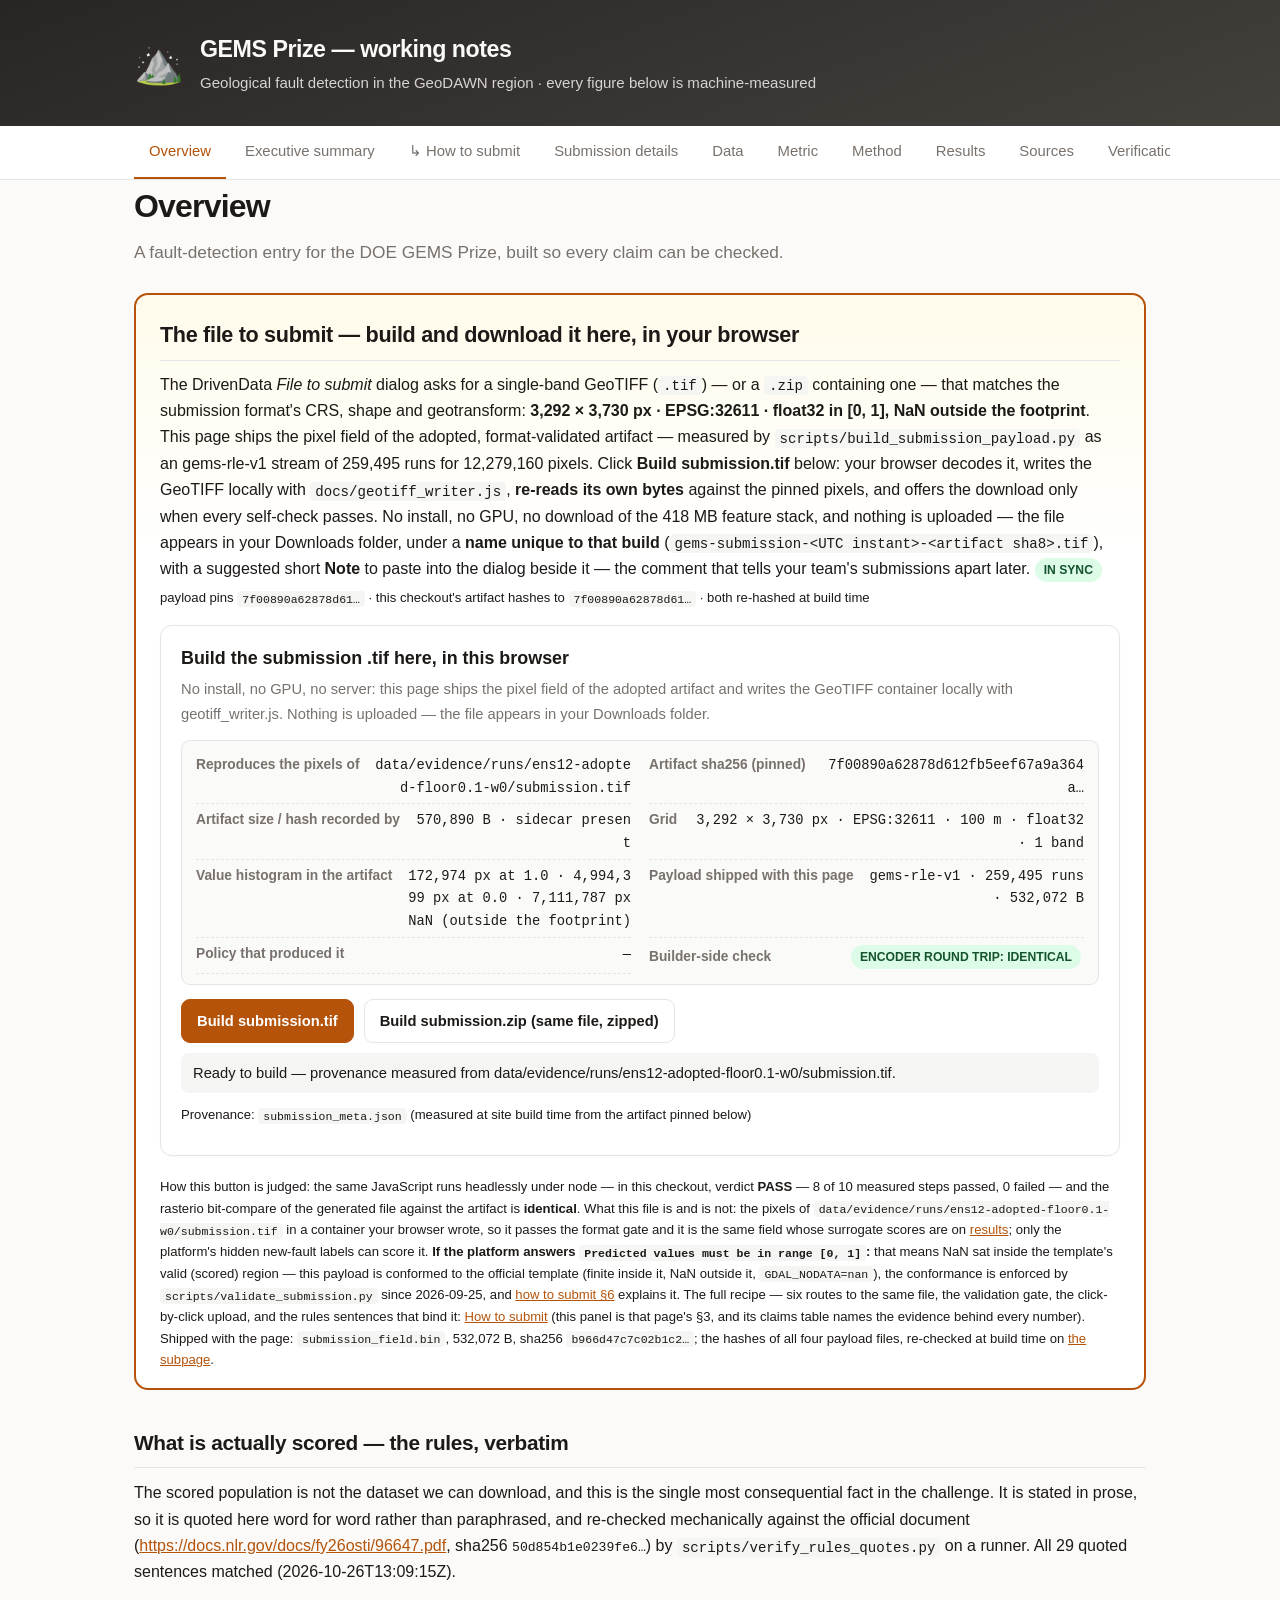
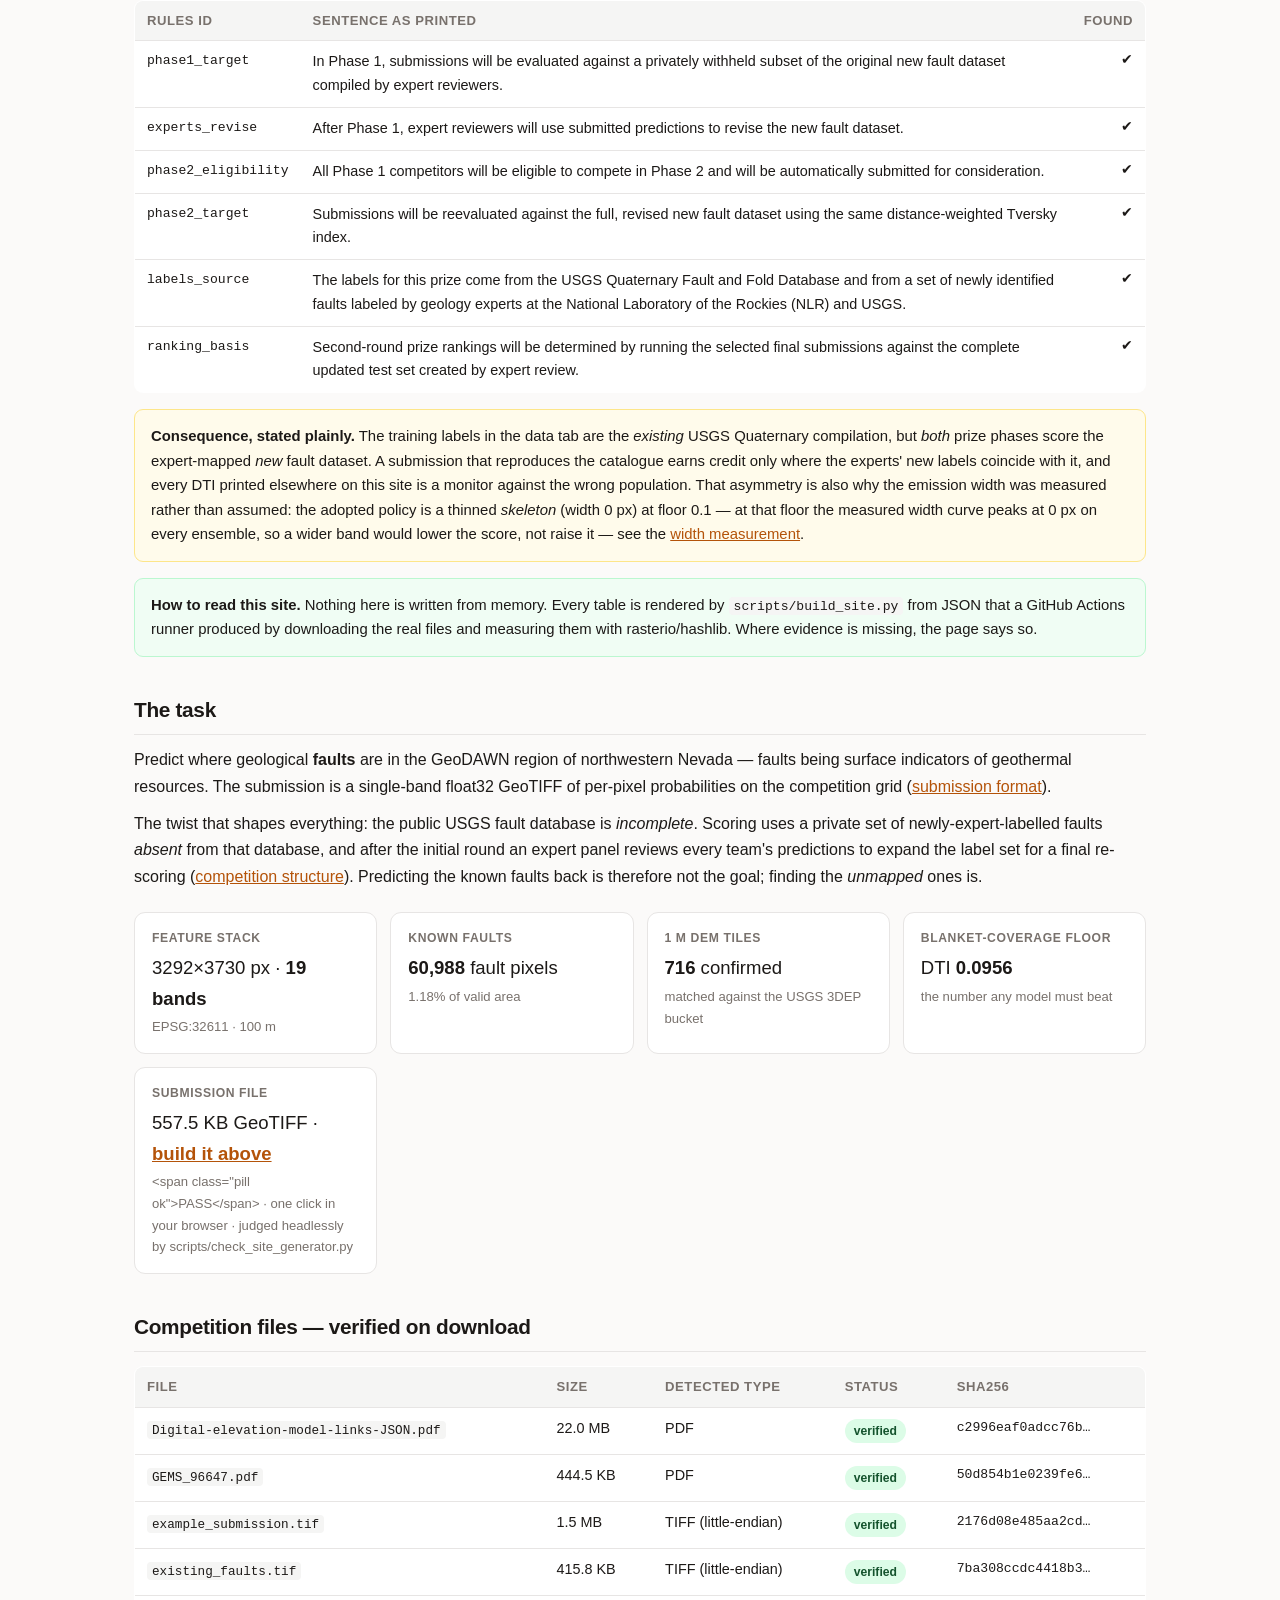
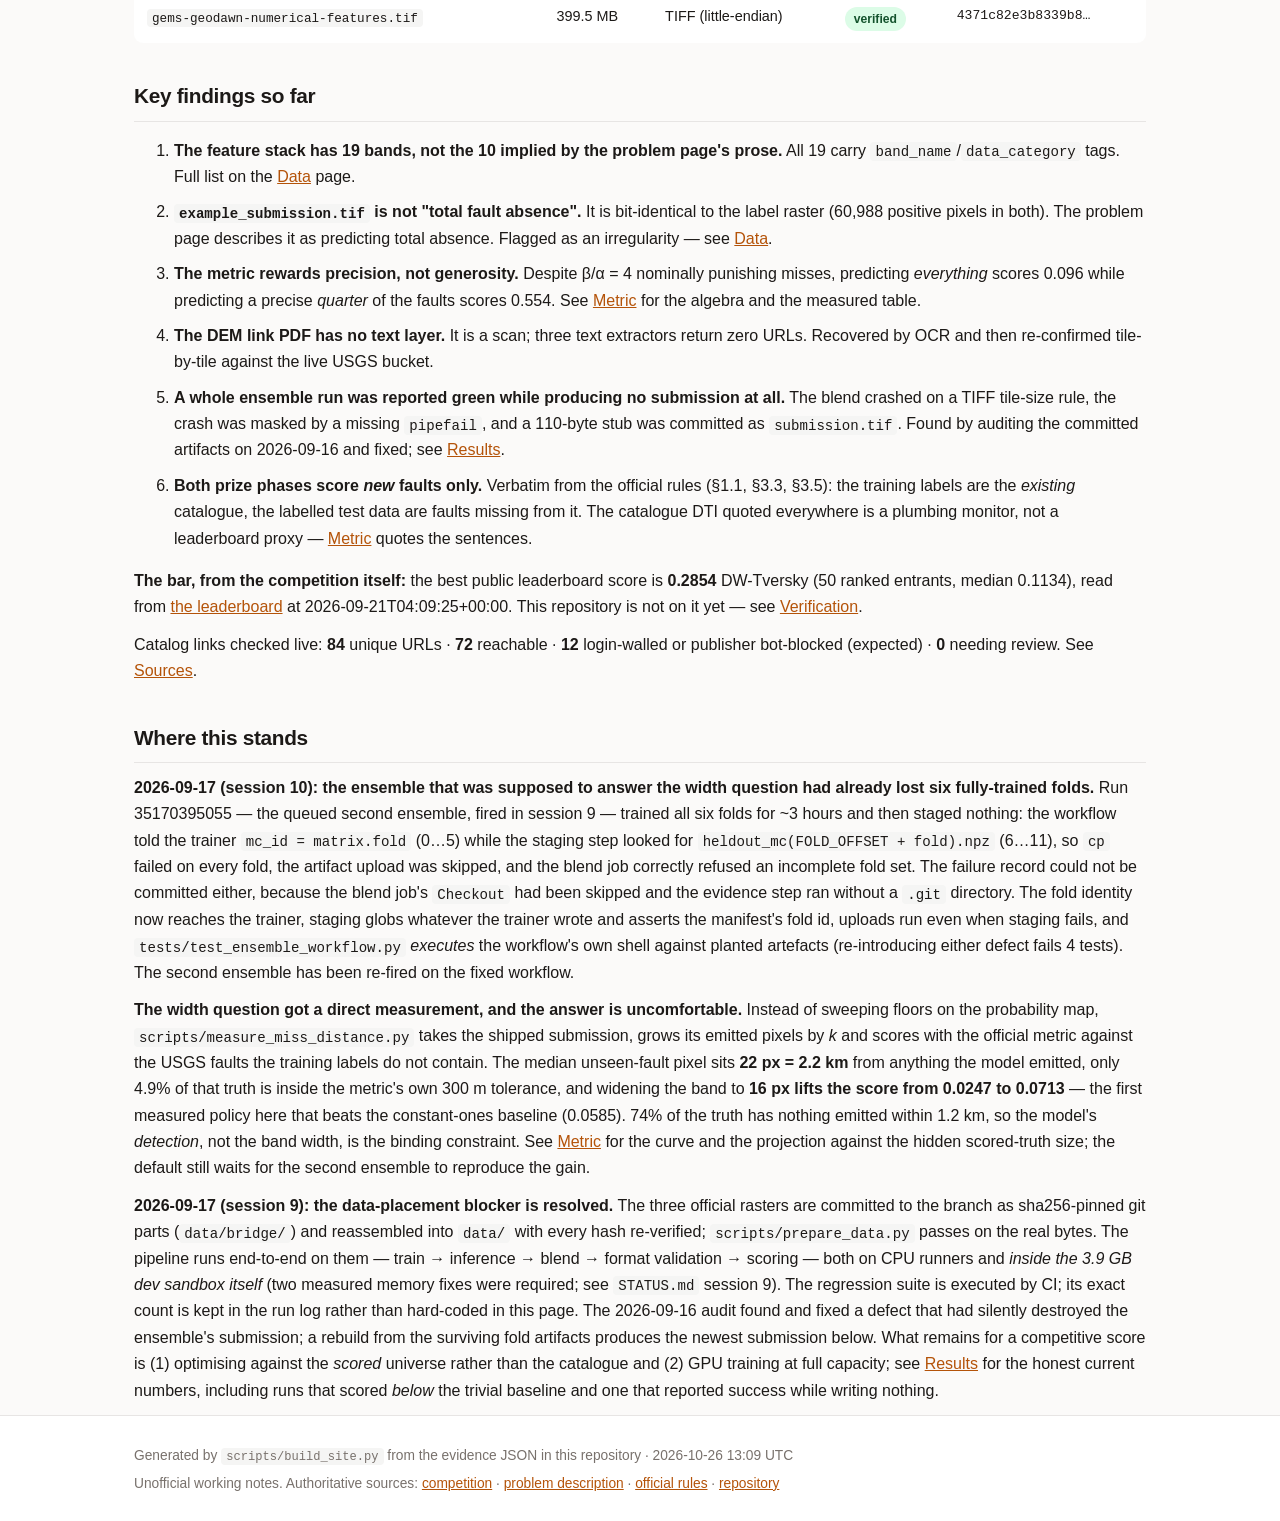
<file: index.html>
<!DOCTYPE html>
<html lang="en">
<head>
<meta charset="utf-8">
<meta name="viewport" content="width=device-width, initial-scale=1">
<title>GEMS Prize — working notes</title>
<!--
  GitHub Pages for this repository is configured with build_type "legacy" (Jekyll from the
  repo root), which renders README.md at the site root and ignores the docs/ artifact that
  .github/workflows/pages.yml uploads. Changing that setting needs repository-admin rights
  that the automation token does not have.

  This file is the fix that does not need those rights: under legacy Jekyll a root
  index.html takes precedence over README.md, so the canonical URL now lands on the
  generated, evidence-backed site in docs/.

  If someone later flips Settings -> Pages -> Source to "GitHub Actions", the workflow
  publishes docs/ directly at the root and this redirect becomes harmless.
-->
<link rel="canonical" href="https://buffedlizard55-lab.github.io/GEMSDOE/docs/index.html">
<meta http-equiv="refresh" content="0; url=./docs/index.html">
<script>location.replace("./docs/index.html");</script>
<style>
  body{margin:0;min-height:100vh;display:grid;place-items:center;background:#fbfaf9;color:#1c1917;
    font:16px/1.6 -apple-system,BlinkMacSystemFont,"Segoe UI",Inter,Roboto,Helvetica,Arial,sans-serif}
  .box{text-align:center;padding:32px}
  a{color:#b45309}
</style>
</head>
<body>
  <div class="box">
    <p>Redirecting to the GEMS Prize working notes…</p>
    <p><a href="./docs/index.html">Continue to the site</a></p>
  </div>
</body>
</html>
</file>
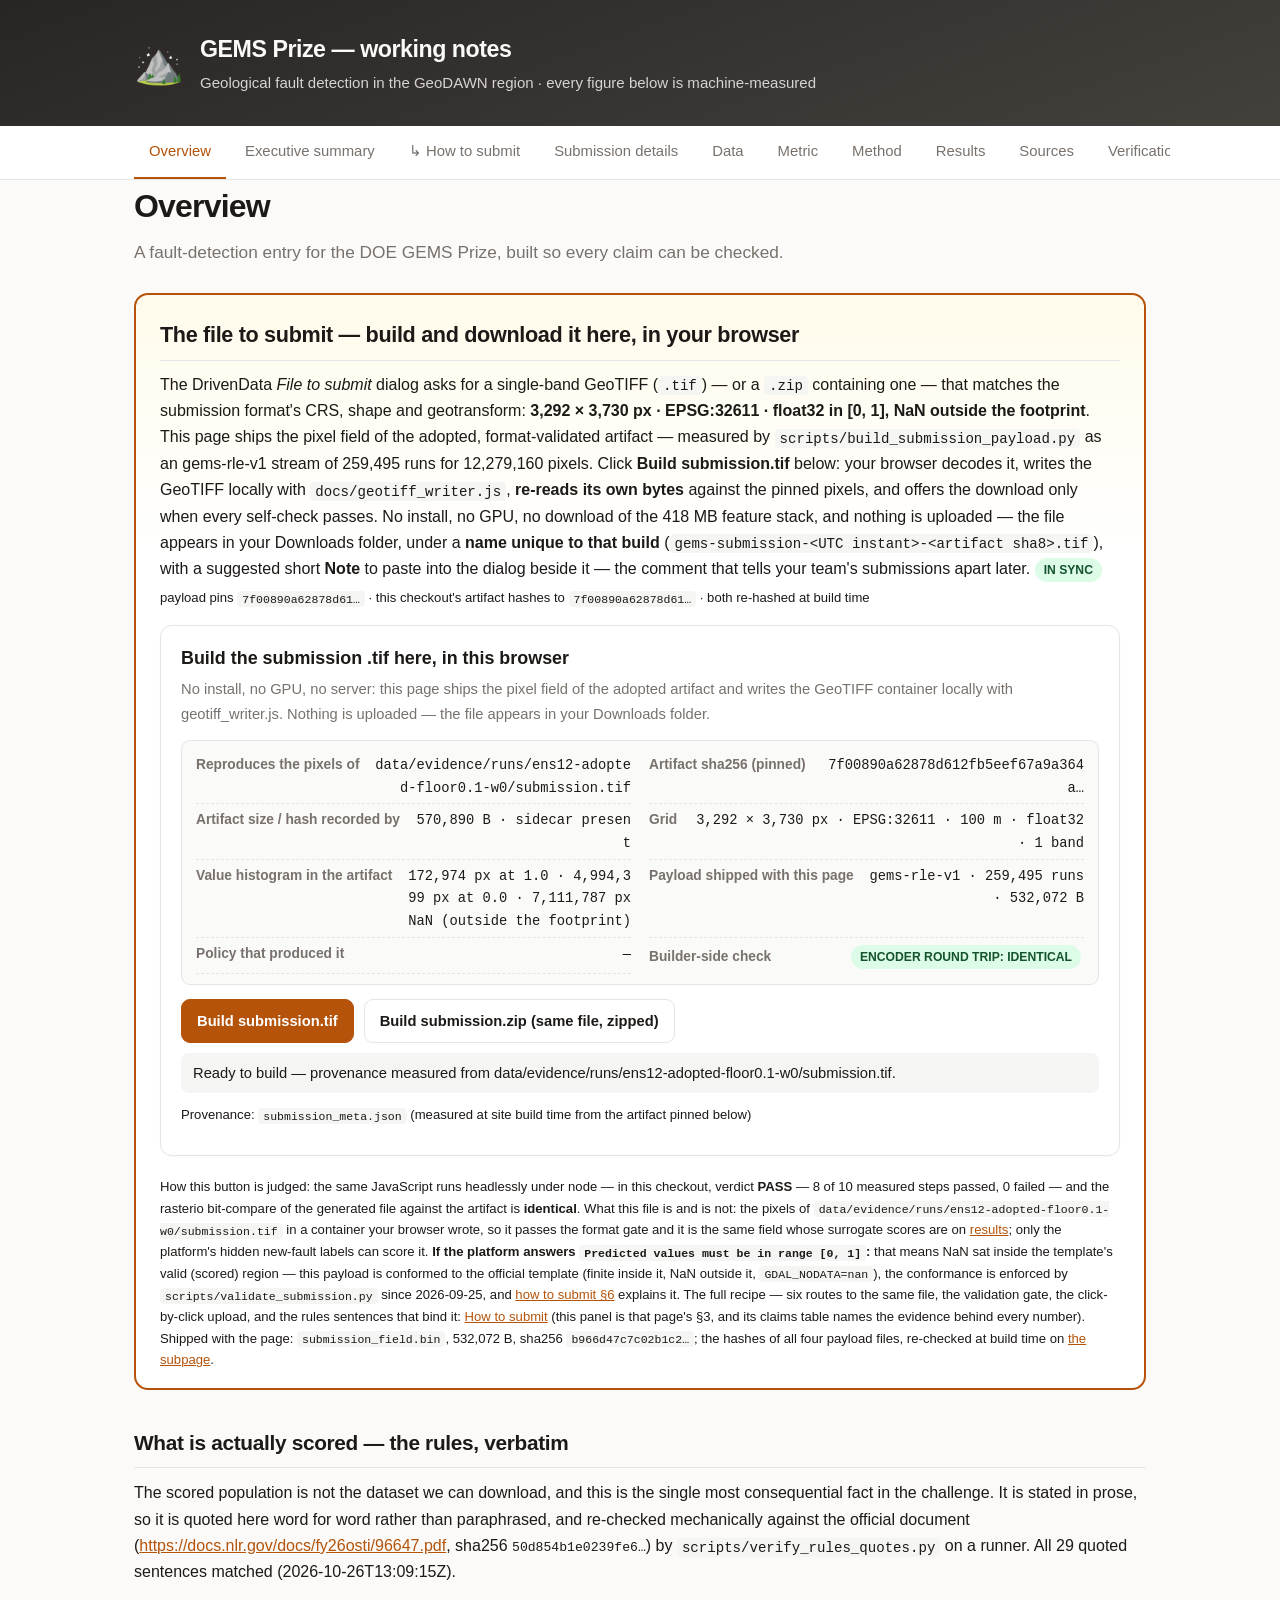
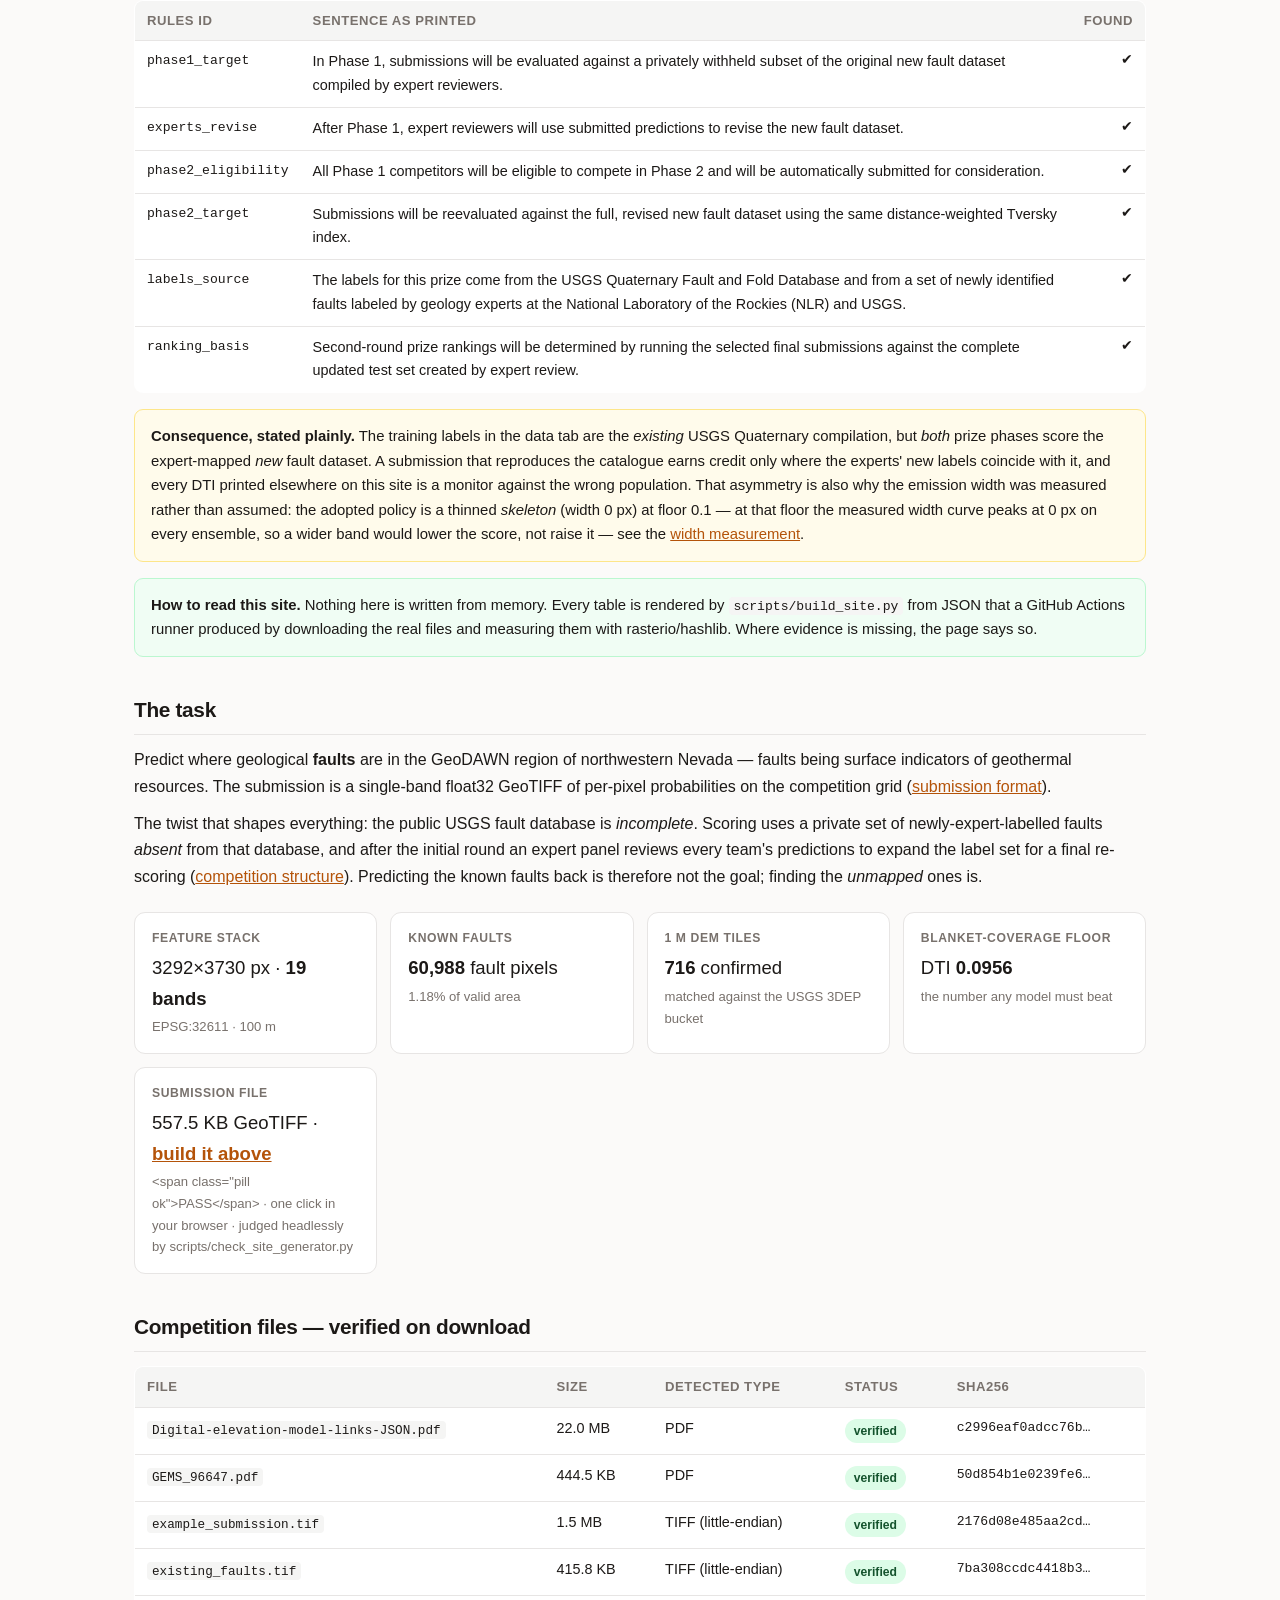
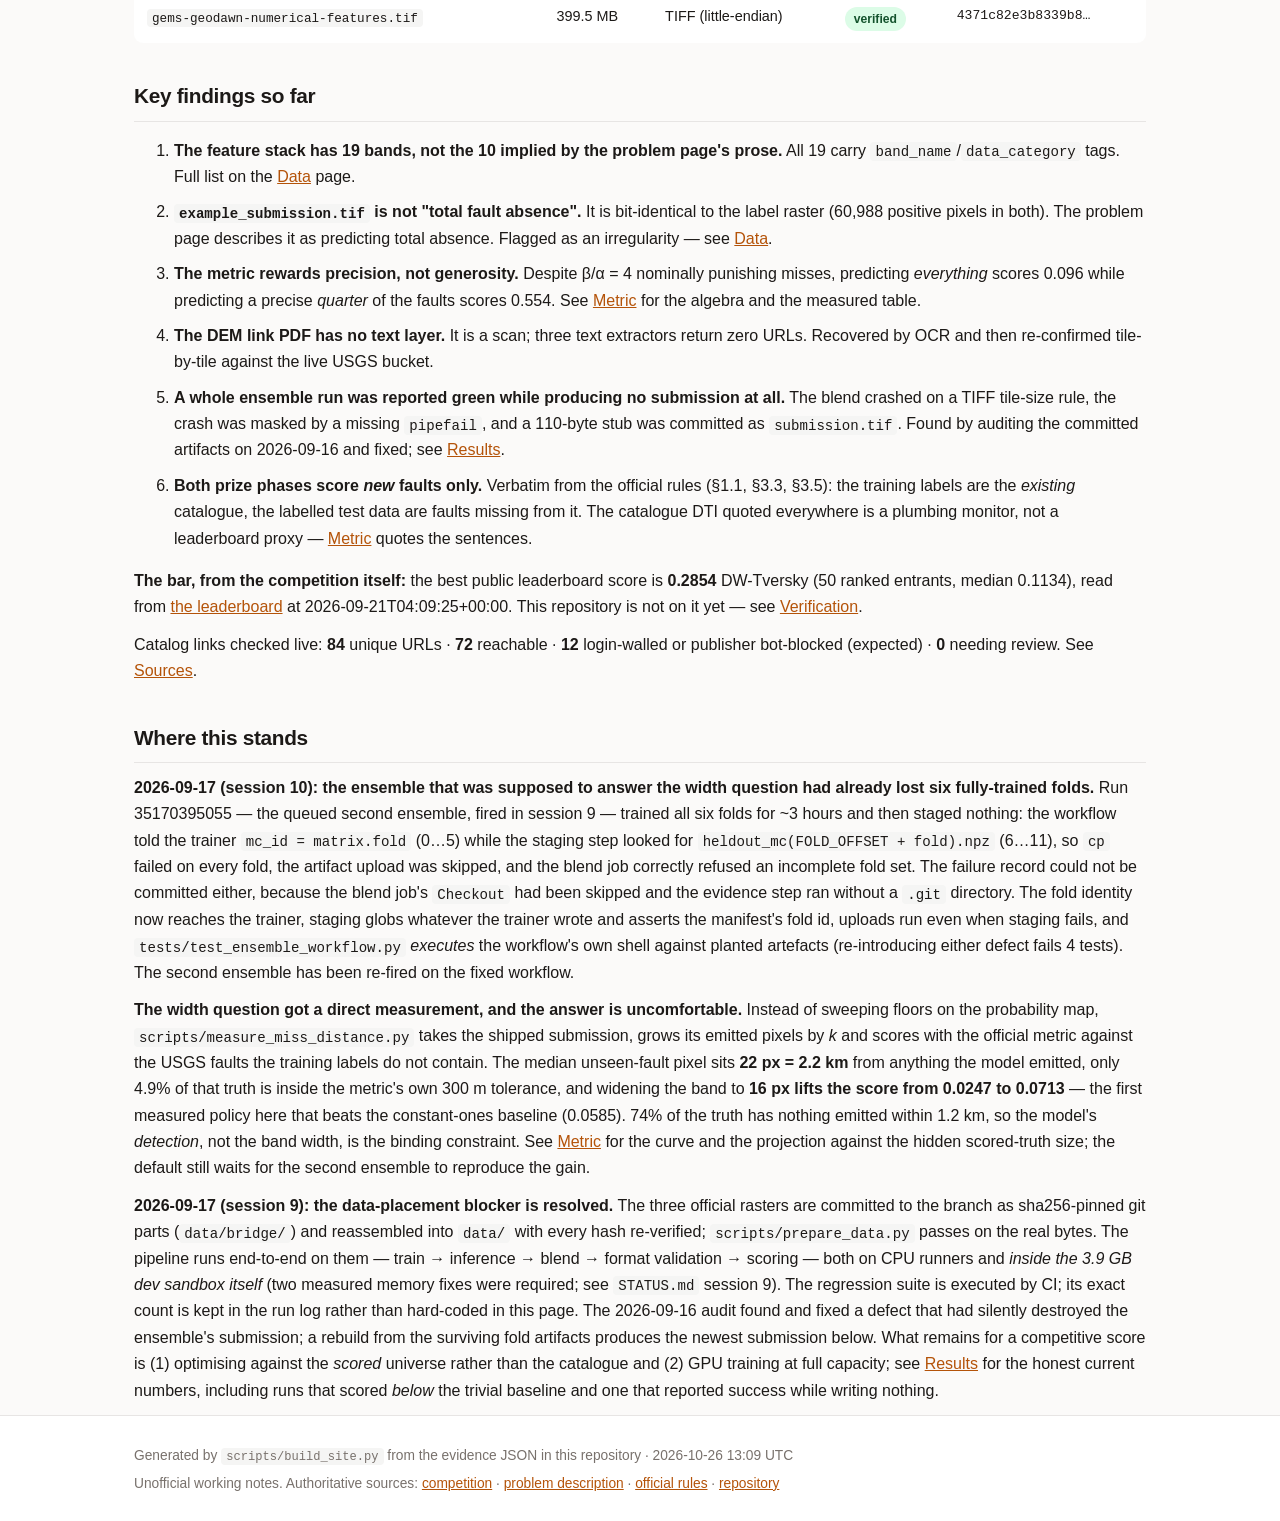
<file: docs/index.html>
<!DOCTYPE html>
<html lang="en"><head>
<meta charset="utf-8">
<meta name="viewport" content="width=device-width, initial-scale=1">
<title>Overview — GEMS Prize</title>
<meta name="description" content="Auditable, machine-verified working notes for the DOE GEMS Prize fault-detection challenge.">
<link rel="stylesheet" href="style.css">
<link rel="icon" href="data:image/svg+xml,<svg xmlns=%22http://www.w3.org/2000/svg%22 viewBox=%220 0 100 100%22><text y=%22.9em%22 font-size=%2290%22>⛰️</text></svg>">
</head><body>
<header>
  <div class="wrap">
    <div class="brand"><span class="logo">⛰️</span>
      <div><div class="name">GEMS Prize — working notes</div>
      <div class="tag">Geological fault detection in the GeoDAWN region · every figure below is machine-measured</div></div>
    </div>
  </div>
</header>
<nav><div class="wrap"><a href="index.html" class="active">Overview</a><a href="executive_summary.html">Executive summary</a><a href="how_to_submit.html">↳ How to submit</a><a href="submission.html">Submission details</a><a href="data.html">Data</a><a href="metric.html">Metric</a><a href="method.html">Method</a><a href="results.html">Results</a><a href="sources.html">Sources</a><a href="verification.html">Verification</a><a href="review.html">Current review</a><a href="reproduce.html">Reproduce</a></div></nav>
<main class="wrap">
<h1>Overview</h1>
<p class="lede">A fault-detection entry for the DOE GEMS Prize, built so every claim can be checked.</p>
<section id="build-submission" class="build-hero">
<h2 id="generate-here">The file to submit &mdash; build and download it here, in your browser</h2>
<p>The DrivenData <em>File to submit</em> dialog asks for a single-band GeoTIFF (<code>.tif</code>) &mdash; or a <code>.zip</code> containing one &mdash; that matches the submission format's CRS, shape and geotransform: <b>3,292 &times; 3,730 px &middot; EPSG:32611 &middot; float32 in [0, 1], NaN outside the footprint</b>. This page ships the pixel field of the adopted, format-validated artifact — measured by <code>scripts/build_submission_payload.py</code> as an gems-rle-v1 stream of 259,495 runs for 12,279,160 pixels. Click <b>Build submission.tif</b> below: your browser decodes it, writes the GeoTIFF locally with <code>docs/geotiff_writer.js</code>, <b>re-reads its own bytes</b> against the pinned pixels, and offers the download only when every self-check passes. No install, no GPU, no download of the 418 MB feature stack, and nothing is uploaded — the file appears in your Downloads folder, under a <b>name unique to that build</b> (<code>gems-submission-&lt;UTC instant&gt;-&lt;artifact sha8&gt;.tif</code>), with a suggested short <b>Note</b> to paste into the dialog beside it — the comment that tells your team's submissions apart later. <span class="pill ok">IN SYNC</span> <span class="small">payload pins <code>7f00890a62878d61&hellip;</code> &middot; this checkout's artifact hashes to <code>7f00890a62878d61&hellip;</code> &middot; both re-hashed at build time</span></p>
<div id="tif-generator" data-meta="submission_meta.json" data-blob="submission_field.bin"
     data-artifact="data/evidence/runs/ens12-adopted-floor0.1-w0/submission.tif" data-sha256="7f00890a62878d612fb5eef67a9a364a2df819433dde74b6762ce4fc0fc4fe15"></div>
<p class="small">How this button is judged: the same JavaScript runs headlessly under node — in this checkout, verdict <b>PASS</b> — 8 of 10 measured steps passed, 0 failed — and the rasterio bit-compare of the generated file against the artifact is <b>identical</b>. What this file is and is not: the pixels of <code>data/evidence/runs/ens12-adopted-floor0.1-w0/submission.tif</code> in a container your browser wrote, so it passes the format gate and it is the same field whose surrogate scores are on <a href="results.html">results</a>; only the platform's hidden new-fault labels can score it. <b>If the platform answers <code>Predicted values must be in range [0, 1]</code>:</b> that means NaN sat inside the template's valid (scored) region — this payload is conformed to the official template (finite inside it, NaN outside it, <code>GDAL_NODATA=nan</code>), the conformance is enforced by <code>scripts/validate_submission.py</code> since 2026-09-25, and <a href="how_to_submit.html#rejection">how to submit §6</a> explains it. The full recipe — six routes to the same file, the validation gate, the click-by-click upload, and the rules sentences that bind it: <a href="how_to_submit.html">How to submit</a> (this panel is that page's &sect;3, and its claims table names the evidence behind every number). Shipped with the page: <code>submission_field.bin</code>, 532,072 B, sha256 <code>b966d47c7c02b1c2&hellip;</code>; the hashes of all four payload files, re-checked at build time on <a href="how_to_submit.html#generate">the subpage</a>.</p>
</section>
<h2>What is actually scored &mdash; the rules, verbatim</h2>
<p>The scored population is not the dataset we can download, and this is the single most consequential fact in the challenge. It is stated in prose, so it is quoted here word for word rather than paraphrased, and re-checked mechanically against the official document (<a href="https://docs.nlr.gov/docs/fy26osti/96647.pdf">https://docs.nlr.gov/docs/fy26osti/96647.pdf</a>, sha256 <span class="mono small">50d854b1e0239fe6&hellip;</span>) by <code>scripts/verify_rules_quotes.py</code> on a runner. All 29 quoted sentences matched (2026-10-26T13:09:15Z).</p><table><thead><tr><th>rules id</th><th>sentence as printed</th><th>found</th></tr></thead><tbody><tr><td class="mono small">phase1_target</td><td>In Phase 1, submissions will be evaluated against a privately withheld subset of the original new fault dataset compiled by expert reviewers.</td><td class="num"><span class="ok">&#10004;</span></td></tr><tr><td class="mono small">experts_revise</td><td>After Phase 1, expert reviewers will use submitted predictions to revise the new fault dataset.</td><td class="num"><span class="ok">&#10004;</span></td></tr><tr><td class="mono small">phase2_eligibility</td><td>All Phase 1 competitors will be eligible to compete in Phase 2 and will be automatically submitted for consideration.</td><td class="num"><span class="ok">&#10004;</span></td></tr><tr><td class="mono small">phase2_target</td><td>Submissions will be reevaluated against the full, revised new fault dataset using the same distance-weighted Tversky index.</td><td class="num"><span class="ok">&#10004;</span></td></tr><tr><td class="mono small">labels_source</td><td>The labels for this prize come from the USGS Quaternary Fault and Fold Database and from a set of newly identified faults labeled by geology experts at the National Laboratory of the Rockies (NLR) and USGS.</td><td class="num"><span class="ok">&#10004;</span></td></tr><tr><td class="mono small">ranking_basis</td><td>Second-round prize rankings will be determined by running the selected final submissions against the complete updated test set created by expert review.</td><td class="num"><span class="ok">&#10004;</span></td></tr></tbody></table><div class="note warn"><b>Consequence, stated plainly.</b> The training labels in the data tab are the <em>existing</em> USGS Quaternary compilation, but <em>both</em> prize phases score the expert-mapped <em>new</em> fault dataset. A submission that reproduces the catalogue earns credit only where the experts' new labels coincide with it, and every DTI printed elsewhere on this site is a monitor against the wrong population. That asymmetry is also why the emission width was measured rather than assumed: the adopted policy is a thinned <em>skeleton</em> (width 0 px) at floor 0.1 &mdash; at that floor the measured width curve peaks at 0 px on every ensemble, so a wider band would lower the score, not raise it &mdash; see the <a href='metric.html#width'>width measurement</a>.</div>
<div class="note ok"><strong>How to read this site.</strong> Nothing here is written from memory. Every table is rendered by <code>scripts/build_site.py</code> from JSON that a GitHub Actions runner produced by downloading the real files and measuring them with rasterio/hashlib. Where evidence is missing, the page says so.</div>

<h2>The task</h2>
<p>Predict where geological <b>faults</b> are in the GeoDAWN region of northwestern Nevada — faults
being surface indicators of geothermal resources. The submission is a single-band float32 GeoTIFF of
per-pixel probabilities on the competition grid
(<a href="https://www.drivendata.org/competitions/306/competition-doe-gems/page/967/#submission-format">submission format</a>).</p>

<p>The twist that shapes everything: the public USGS fault database is <em>incomplete</em>. Scoring
uses a private set of newly-expert-labelled faults <em>absent</em> from that database, and after the
initial round an expert panel reviews every team's predictions to expand the label set for a final
re-scoring (<a href="https://www.drivendata.org/competitions/306/competition-doe-gems/page/967/#competition-structure">competition structure</a>). Predicting the known
faults back is therefore not the goal; finding the <em>unmapped</em> ones is.</p>

<div class="stats"><div class="stat"><div class="k">Feature stack</div><div class="v">3292×3730 px · <b>19 bands</b></div><div class="s">EPSG:32611 · 100 m</div></div><div class="stat"><div class="k">Known faults</div><div class="v"><b>60,988</b> fault pixels</div><div class="s">1.18% of valid area</div></div><div class="stat"><div class="k">1 m DEM tiles</div><div class="v"><b>716</b> confirmed</div><div class="s">matched against the USGS 3DEP bucket</div></div><div class="stat"><div class="k">Blanket-coverage floor</div><div class="v">DTI <b>0.0956</b></div><div class="s">the number any model must beat</div></div><div class="stat"><div class="k">Submission file</div><div class="v">557.5 KB GeoTIFF · <a href="#build-submission"><b>build it above</b></a></div><div class="s">&lt;span class=&quot;pill ok&quot;&gt;PASS&lt;/span&gt; · one click in your browser · judged headlessly by scripts/check_site_generator.py</div></div></div>

<h2>Competition files — verified on download</h2>
<table><thead><tr><th>File</th><th>Size</th><th>Detected type</th><th>Status</th><th>sha256</th></tr></thead><tbody><tr><td><code>Digital-elevation-model-links-JSON.pdf</code></td><td>22.0 MB</td><td>PDF</td><td><span class="pill ok">verified</span></td><td class="mono small">c2996eaf0adcc76b…</td></tr><tr><td><code>GEMS_96647.pdf</code></td><td>444.5 KB</td><td>PDF</td><td><span class="pill ok">verified</span></td><td class="mono small">50d854b1e0239fe6…</td></tr><tr><td><code>example_submission.tif</code></td><td>1.5 MB</td><td>TIFF (little-endian)</td><td><span class="pill ok">verified</span></td><td class="mono small">2176d08e485aa2cd…</td></tr><tr><td><code>existing_faults.tif</code></td><td>415.8 KB</td><td>TIFF (little-endian)</td><td><span class="pill ok">verified</span></td><td class="mono small">7ba308ccdc4418b3…</td></tr><tr><td><code>gems-geodawn-numerical-features.tif</code></td><td>399.5 MB</td><td>TIFF (little-endian)</td><td><span class="pill ok">verified</span></td><td class="mono small">4371c82e3b8339b8…</td></tr></tbody></table>

<h2>Key findings so far</h2>
<ol class="findings">
  <li><b>The feature stack has 19 bands, not the 10 implied by the problem page's prose.</b>
      All 19 carry <code>band_name</code>/<code>data_category</code> tags. Full list on the
      <a href="data.html">Data</a> page.</li>
  <li><b><code>example_submission.tif</code> is not "total fault absence".</b> It is bit-identical
      to the label raster (60,988 positive pixels in both). The problem page describes it as
      predicting total absence. Flagged as an irregularity — see <a href="data.html">Data</a>.</li>
  <li><b>The metric rewards precision, not generosity.</b> Despite β/α = 4 nominally punishing
      misses, predicting <em>everything</em> scores 0.096 while predicting a precise <em>quarter</em>
      of the faults scores 0.554. See <a href="metric.html">Metric</a> for the algebra and the
      measured table.</li>
  <li><b>The DEM link PDF has no text layer.</b> It is a scan; three text extractors return zero
      URLs. Recovered by OCR and then re-confirmed tile-by-tile against the live USGS bucket.</li>
  <li><b>A whole ensemble run was reported green while producing no submission at all.</b> The blend
      crashed on a TIFF tile-size rule, the crash was masked by a missing <code>pipefail</code>, and a
      110-byte stub was committed as <code>submission.tif</code>. Found by auditing the committed
      artifacts on 2026-09-16 and fixed; see <a href="results.html">Results</a>.</li>
  <li><b>Both prize phases score <em>new</em> faults only.</b> Verbatim from the official rules
      (§1.1, §3.3, §3.5): the training labels are the <em>existing</em> catalogue, the labelled test
      data are faults missing from it. The catalogue DTI quoted everywhere is a plumbing monitor, not
      a leaderboard proxy — <a href="metric.html">Metric</a> quotes the sentences.</li>
</ol>
<p><b>The bar, from the competition itself:</b> the best public leaderboard score is <b>0.2854</b> DW-Tversky (50 ranked entrants, median 0.1134), read from <a href="https://www.drivendata.org/competitions/306/competition-doe-gems/leaderboard/">the leaderboard</a> at 2026-09-21T04:09:25+00:00. This repository is not on it yet — see <a href="verification.html#leaderboard">Verification</a>.</p>
<p>Catalog links checked live: <b>84</b> unique URLs · <b>72</b> reachable · <b>12</b> login-walled or publisher bot-blocked (expected) · <b>0</b> needing review. See <a href="sources.html">Sources</a>.</p>

<h2>Where this stands</h2>
<p><b>2026-09-17 (session 10): the ensemble that was supposed to answer the width question had
already lost six fully-trained folds.</b> Run 35170395055 — the queued second ensemble, fired in
session 9 — trained all six folds for ~3 hours and then staged nothing: the workflow told the
trainer <code>mc_id = matrix.fold</code> (0…5) while the staging step looked for
<code>heldout_mc(FOLD_OFFSET + fold).npz</code> (6…11), so <code>cp</code> failed on every fold,
the artifact upload was skipped, and the blend job correctly refused an incomplete fold set. The
failure record could not be committed either, because the blend job's <code>Checkout</code> had
been skipped and the evidence step ran without a <code>.git</code> directory. The fold identity now
reaches the trainer, staging globs whatever the trainer wrote and asserts the manifest's fold id,
uploads run even when staging fails, and <code>tests/test_ensemble_workflow.py</code> <em>executes</em>
the workflow's own shell against planted artefacts (re-introducing either defect fails 4 tests).
The second ensemble has been re-fired on the fixed workflow.</p>
<p><b>The width question got a direct measurement, and the answer is uncomfortable.</b> Instead of
sweeping floors on the probability map, <code>scripts/measure_miss_distance.py</code> takes the
shipped submission, grows its emitted pixels by <i>k</i> and scores with the official metric against
the USGS faults the training labels do not contain. The median unseen-fault pixel sits
<b>22 px = 2.2 km</b> from anything the model emitted, only 4.9% of that truth is inside the metric's
own 300 m tolerance, and widening the band to <b>16 px lifts the score from 0.0247 to 0.0713</b> —
the first measured policy here that beats the constant-ones baseline (0.0585). 74% of the truth has
nothing emitted within 1.2 km, so the model's <em>detection</em>, not the band width, is the binding
constraint. See <a href="metric.html#miss">Metric</a> for the curve and the projection against the
hidden scored-truth size; the default still waits for the second ensemble to reproduce the gain.</p>
<p><b>2026-09-17 (session 9): the data-placement blocker is resolved.</b> The three official rasters
are committed to the branch as sha256-pinned git parts (<code>data/bridge/</code>) and reassembled into
<code>data/</code> with every hash re-verified; <code>scripts/prepare_data.py</code> passes on the real
bytes. The pipeline runs end-to-end on them — train → inference → blend → format validation → scoring —
both on CPU runners and <em>inside the 3.9 GB dev sandbox itself</em> (two measured memory fixes were
required; see <code>STATUS.md</code> session 9). The regression suite is executed by CI; its exact
count is kept in the run log rather than hard-coded in this page. The 2026-09-16 audit found and
fixed a defect that had silently destroyed the ensemble's submission; a rebuild from the surviving
fold artifacts produces the newest submission below. What remains for a competitive score is
(1) optimising against the <em>scored</em> universe rather than the catalogue and (2) GPU training at
full capacity; see <a href="results.html">Results</a> for the honest current numbers, including runs
that scored <em>below</em> the trivial baseline and one that reported success while writing nothing.</p>

</main>
<footer><div class="wrap">
  <p>Generated by <code>scripts/build_site.py</code> from the evidence JSON in this repository · 2026-10-26 13:09 UTC</p>
  <p>Unofficial working notes. Authoritative sources: <a href="https://www.drivendata.org/competitions/306/competition-doe-gems/">competition</a> ·
     <a href="https://www.drivendata.org/competitions/306/competition-doe-gems/page/967/">problem description</a> · <a href="https://docs.nlr.gov/docs/fy26osti/96647.pdf">official rules</a> ·
     <a href="https://github.com/buffedlizard55-lab/GEMSDOE">repository</a></p>
</div></footer>
<script src="geotiff_writer.js"></script>
<script src="generate_submission.js" defer></script>

</body></html>
</file>
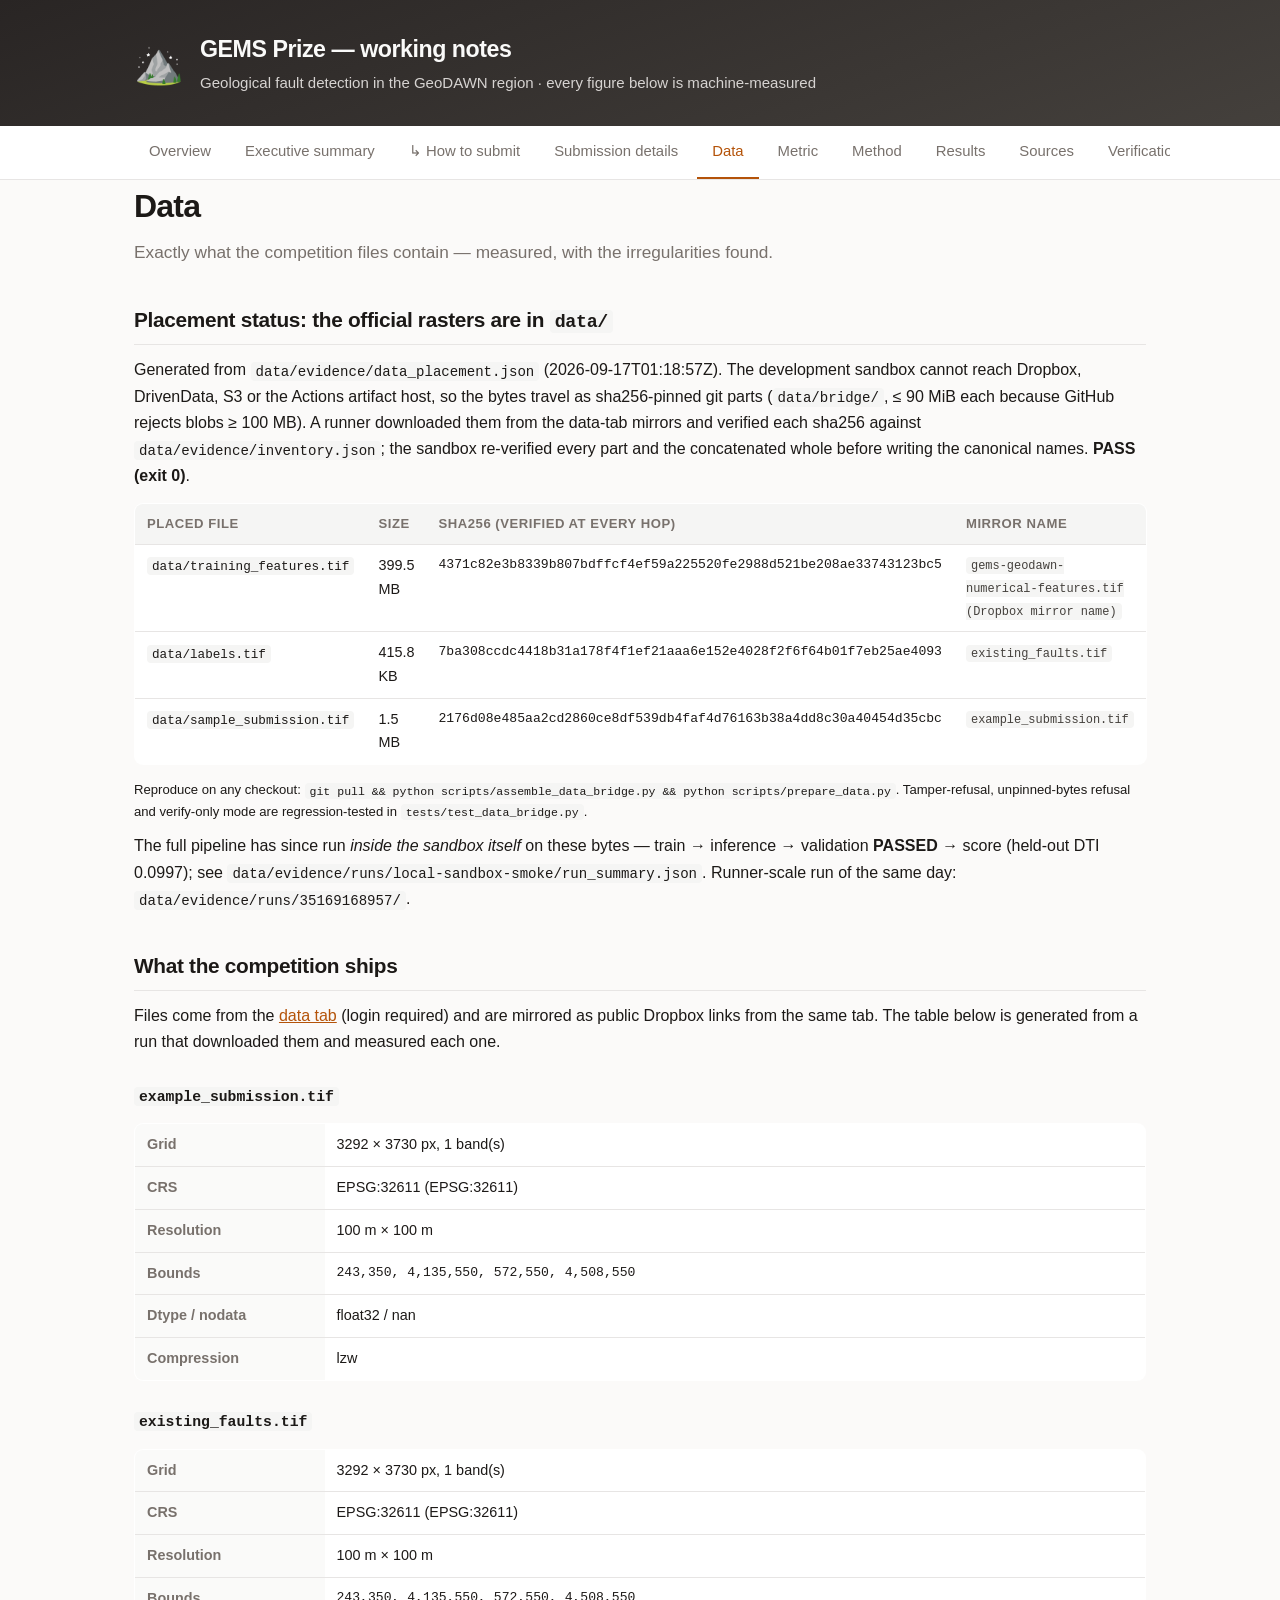
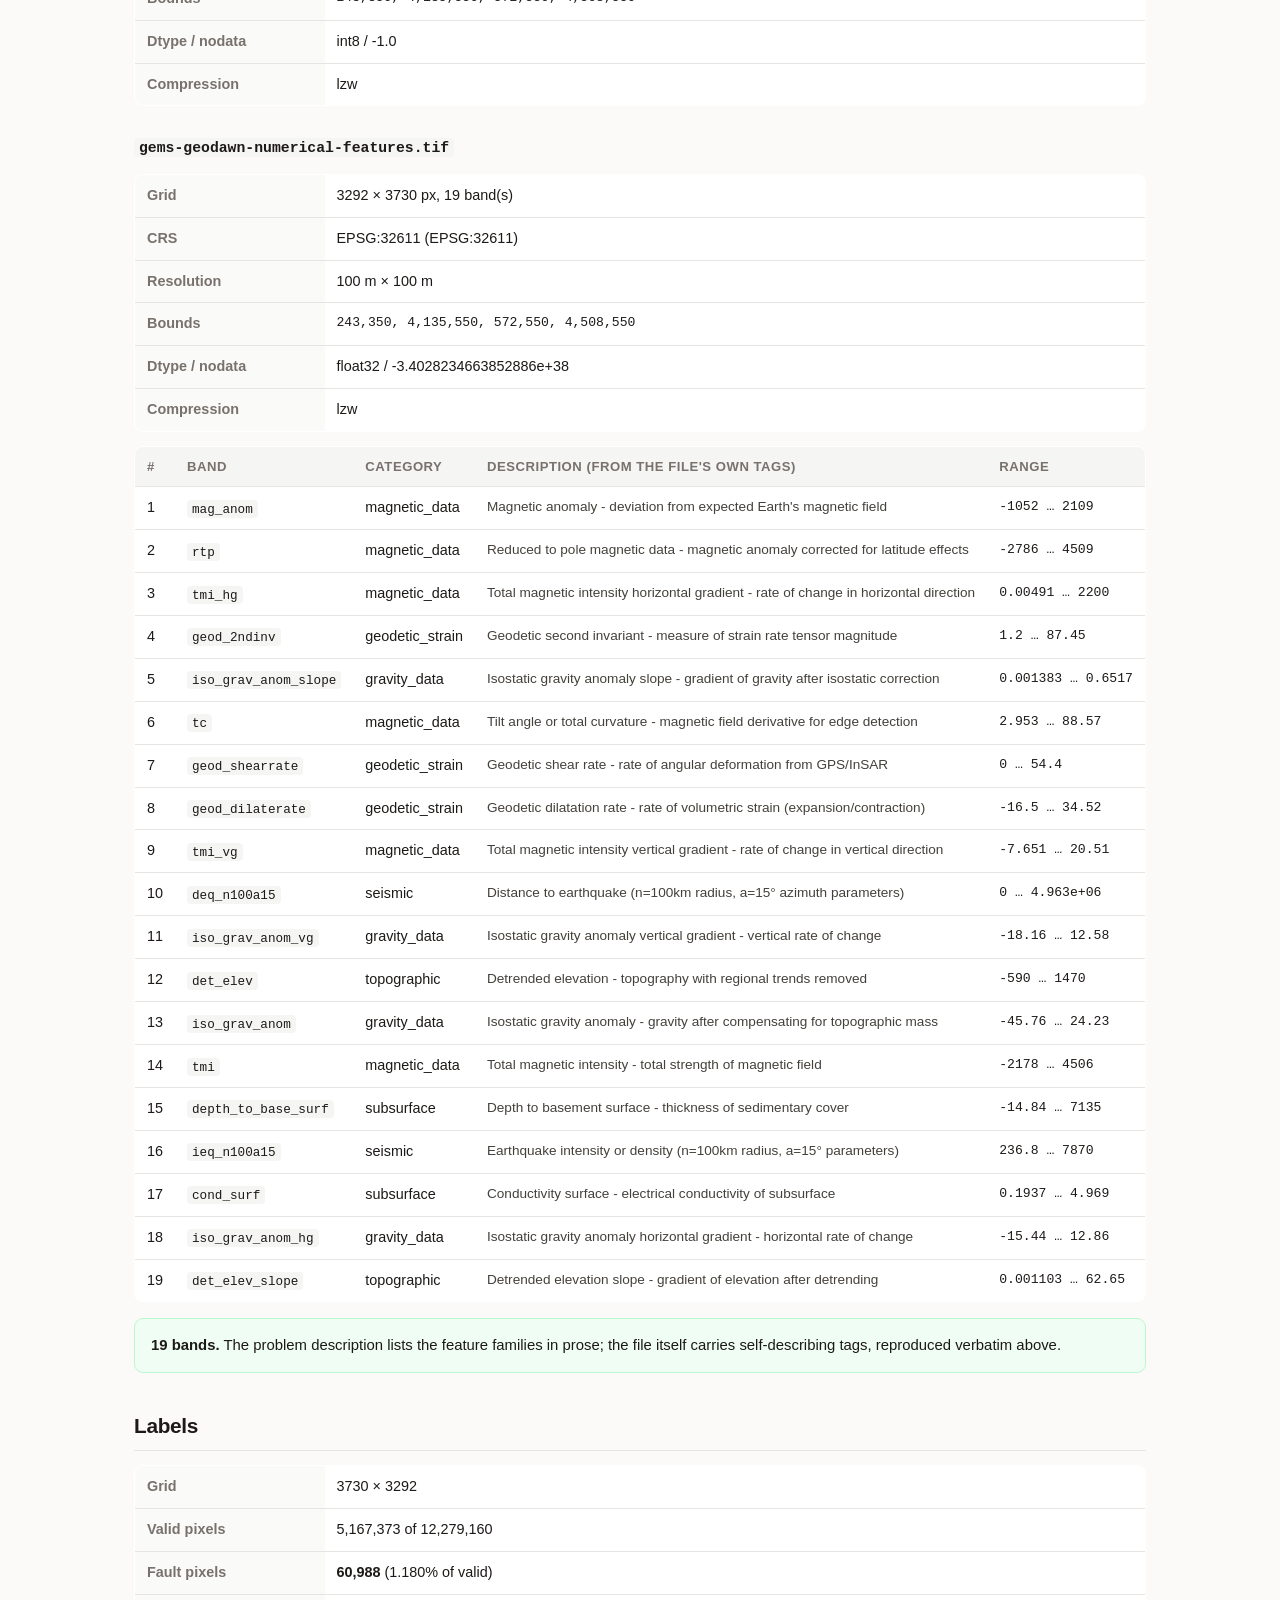
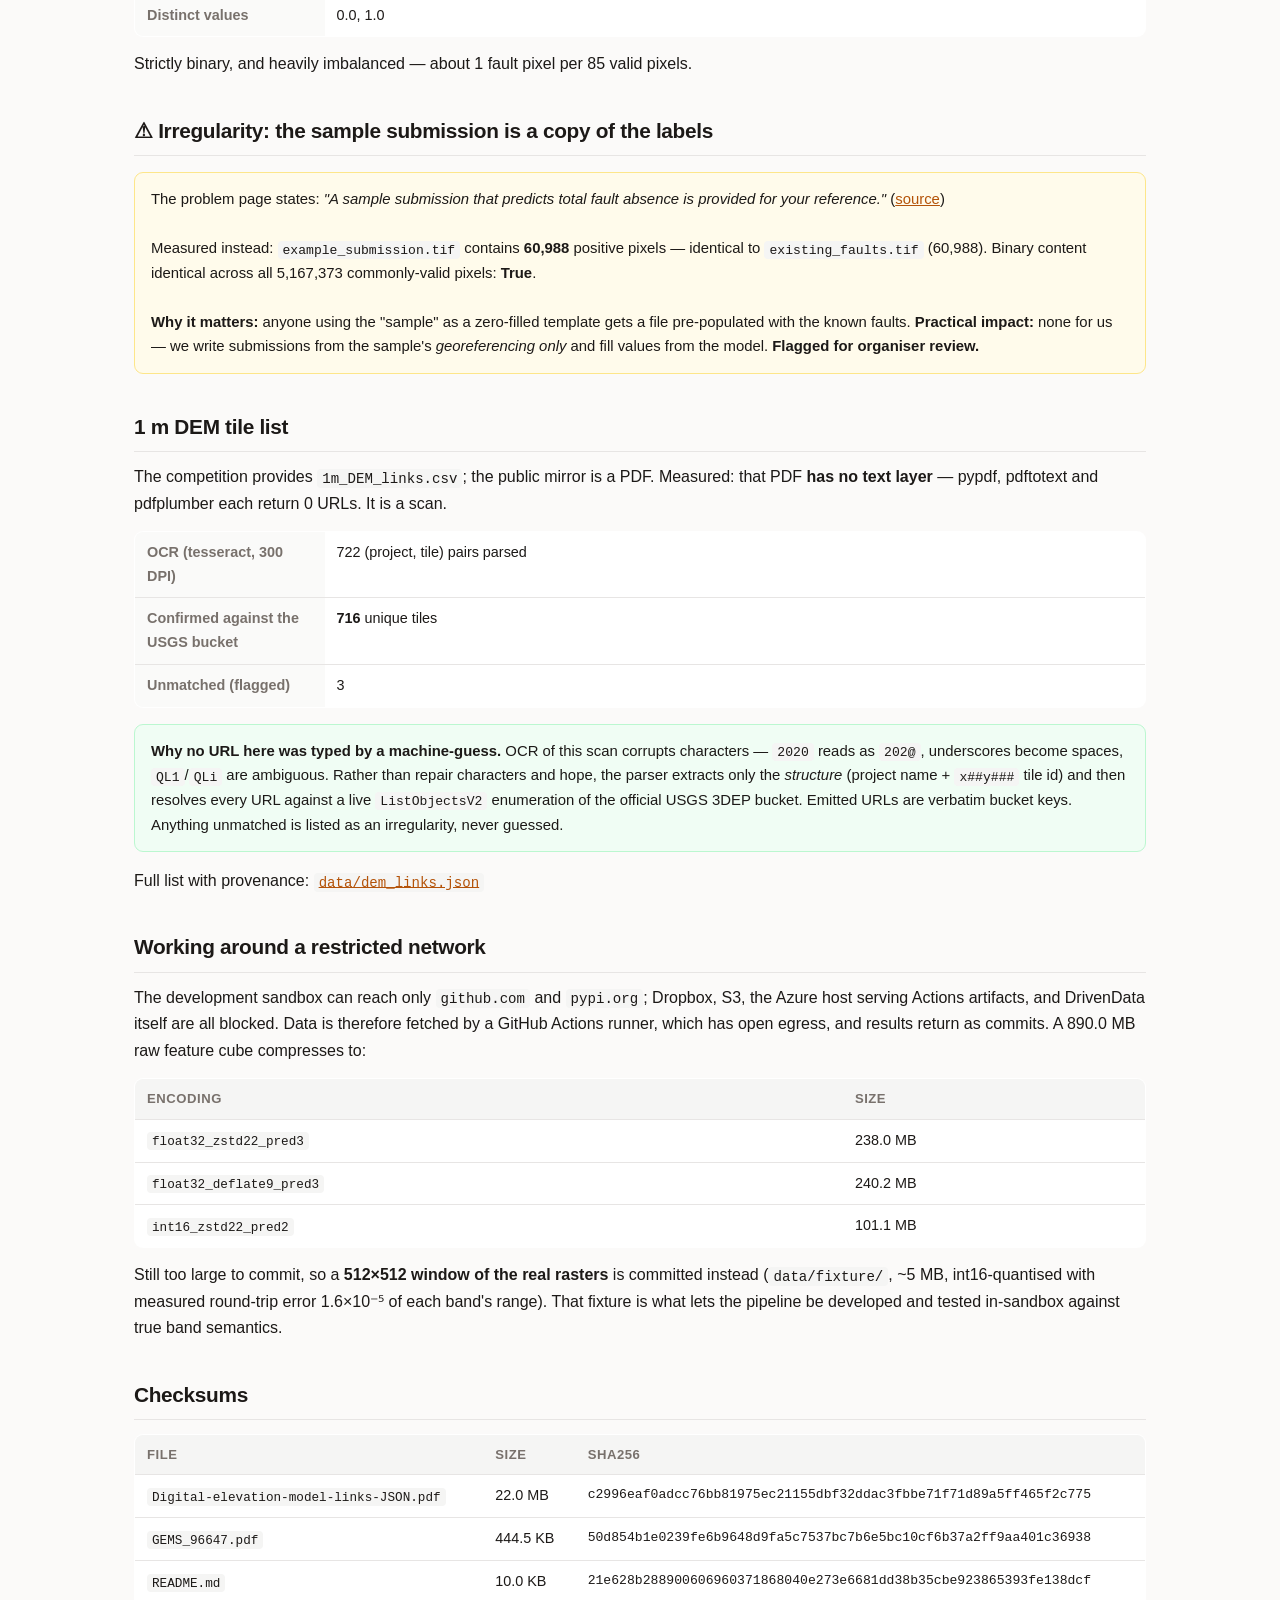
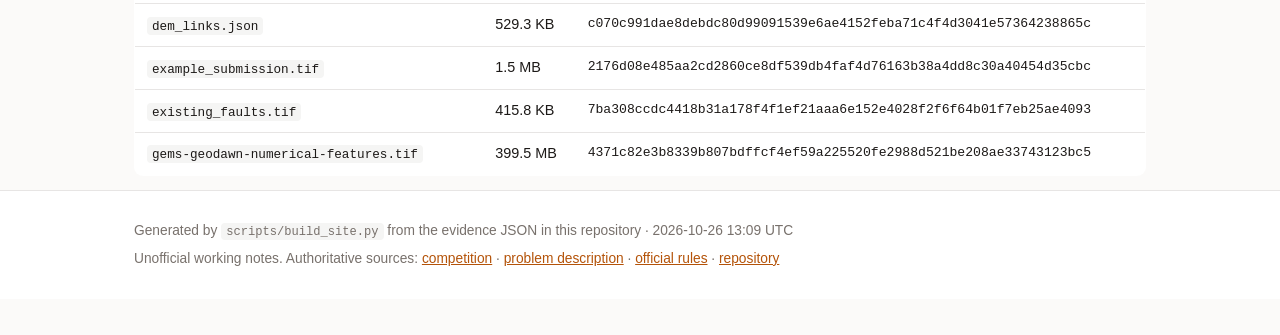
<file: docs/data.html>
<!DOCTYPE html>
<html lang="en"><head>
<meta charset="utf-8">
<meta name="viewport" content="width=device-width, initial-scale=1">
<title>Data — GEMS Prize</title>
<meta name="description" content="Auditable, machine-verified working notes for the DOE GEMS Prize fault-detection challenge.">
<link rel="stylesheet" href="style.css">
<link rel="icon" href="data:image/svg+xml,<svg xmlns=%22http://www.w3.org/2000/svg%22 viewBox=%220 0 100 100%22><text y=%22.9em%22 font-size=%2290%22>⛰️</text></svg>">
</head><body>
<header>
  <div class="wrap">
    <div class="brand"><span class="logo">⛰️</span>
      <div><div class="name">GEMS Prize — working notes</div>
      <div class="tag">Geological fault detection in the GeoDAWN region · every figure below is machine-measured</div></div>
    </div>
  </div>
</header>
<nav><div class="wrap"><a href="index.html">Overview</a><a href="executive_summary.html">Executive summary</a><a href="how_to_submit.html">↳ How to submit</a><a href="submission.html">Submission details</a><a href="data.html" class="active">Data</a><a href="metric.html">Metric</a><a href="method.html">Method</a><a href="results.html">Results</a><a href="sources.html">Sources</a><a href="verification.html">Verification</a><a href="review.html">Current review</a><a href="reproduce.html">Reproduce</a></div></nav>
<main class="wrap">
<h1>Data</h1>
<p class="lede">Exactly what the competition files contain — measured, with the irregularities found.</p>
<h2>Placement status: the official rasters are in <code>data/</code></h2>
<p>Generated from <code>data/evidence/data_placement.json</code> (2026-09-17T01:18:57Z).
The development sandbox cannot reach Dropbox, DrivenData, S3 or the Actions artifact host, so the bytes
travel as sha256-pinned git parts (<code>data/bridge/</code>, &le; 90 MiB each because GitHub rejects
blobs &ge; 100 MB). A runner downloaded them from the data-tab mirrors and verified each sha256 against
<code>data/evidence/inventory.json</code>;
the sandbox re-verified every part and the concatenated whole before writing the canonical names.
<strong>PASS (exit 0)</strong>.</p>
<table class="bands"><thead><tr><th>Placed file</th><th>Size</th><th>sha256 (verified at every hop)</th><th>Mirror name</th></tr></thead>
<tbody><tr><td><code>data/training_features.tif</code></td><td>399.5 MB</td><td class="mono small">4371c82e3b8339b807bdffcf4ef59a225520fe2988d521be208ae33743123bc5</td><td><code>gems-geodawn-numerical-features.tif (Dropbox mirror name)</code></td></tr><tr><td><code>data/labels.tif</code></td><td>415.8 KB</td><td class="mono small">7ba308ccdc4418b31a178f4f1ef21aaa6e152e4028f2f6f64b01f7eb25ae4093</td><td><code>existing_faults.tif</code></td></tr><tr><td><code>data/sample_submission.tif</code></td><td>1.5 MB</td><td class="mono small">2176d08e485aa2cd2860ce8df539db4faf4d76163b38a4dd8c30a40454d35cbc</td><td><code>example_submission.tif</code></td></tr></tbody></table>
<p class="small">Reproduce on any checkout: <code>git pull &amp;&amp; python scripts/assemble_data_bridge.py
&amp;&amp; python scripts/prepare_data.py</code>. Tamper-refusal, unpinned-bytes refusal and verify-only
mode are regression-tested in <code>tests/test_data_bridge.py</code>.</p>
<p>The full pipeline has since run <em>inside the sandbox itself</em> on these
bytes &mdash; train &rarr; inference &rarr; validation <strong>PASSED</strong> &rarr; score
(held-out DTI 0.0997); see
<code>data/evidence/runs/local-sandbox-smoke/run_summary.json</code>. Runner-scale run of the same day:
<code>data/evidence/runs/35169168957/</code>.</p>
<h2>What the competition ships</h2>
<p>Files come from the <a href="https://www.drivendata.org/competitions/306/competition-doe-gems/data/">data tab</a> (login required) and are mirrored as public
Dropbox links from the same tab. The table below is generated from a run that downloaded them and
measured each one.</p>
<h3><code>example_submission.tif</code></h3>
<table class="kv"><tbody>
<tr><th>Grid</th><td>3292 × 3730 px, 1 band(s)</td></tr>
<tr><th>CRS</th><td>EPSG:32611 (EPSG:32611)</td></tr>
<tr><th>Resolution</th><td>100 m × 100 m</td></tr>
<tr><th>Bounds</th><td class="mono small">243,350, 4,135,550, 572,550, 4,508,550</td></tr>
<tr><th>Dtype / nodata</th><td>float32 / nan</td></tr>
<tr><th>Compression</th><td>lzw</td></tr>
</tbody></table>
<h3><code>existing_faults.tif</code></h3>
<table class="kv"><tbody>
<tr><th>Grid</th><td>3292 × 3730 px, 1 band(s)</td></tr>
<tr><th>CRS</th><td>EPSG:32611 (EPSG:32611)</td></tr>
<tr><th>Resolution</th><td>100 m × 100 m</td></tr>
<tr><th>Bounds</th><td class="mono small">243,350, 4,135,550, 572,550, 4,508,550</td></tr>
<tr><th>Dtype / nodata</th><td>int8 / -1.0</td></tr>
<tr><th>Compression</th><td>lzw</td></tr>
</tbody></table>
<h3><code>gems-geodawn-numerical-features.tif</code></h3>
<table class="kv"><tbody>
<tr><th>Grid</th><td>3292 × 3730 px, 19 band(s)</td></tr>
<tr><th>CRS</th><td>EPSG:32611 (EPSG:32611)</td></tr>
<tr><th>Resolution</th><td>100 m × 100 m</td></tr>
<tr><th>Bounds</th><td class="mono small">243,350, 4,135,550, 572,550, 4,508,550</td></tr>
<tr><th>Dtype / nodata</th><td>float32 / -3.4028234663852886e+38</td></tr>
<tr><th>Compression</th><td>lzw</td></tr>
</tbody></table>
<table class="bands"><thead><tr><th>#</th><th>Band</th><th>Category</th><th>Description (from the file's own tags)</th><th>Range</th></tr></thead><tbody><tr><td>1</td><td><code>mag_anom</code></td><td>magnetic_data</td><td>Magnetic anomaly - deviation from expected Earth&#x27;s magnetic field</td><td class="mono small">-1052 … 2109</td></tr><tr><td>2</td><td><code>rtp</code></td><td>magnetic_data</td><td>Reduced to pole magnetic data - magnetic anomaly corrected for latitude effects</td><td class="mono small">-2786 … 4509</td></tr><tr><td>3</td><td><code>tmi_hg</code></td><td>magnetic_data</td><td>Total magnetic intensity horizontal gradient - rate of change in horizontal direction</td><td class="mono small">0.00491 … 2200</td></tr><tr><td>4</td><td><code>geod_2ndinv</code></td><td>geodetic_strain</td><td>Geodetic second invariant - measure of strain rate tensor magnitude</td><td class="mono small">1.2 … 87.45</td></tr><tr><td>5</td><td><code>iso_grav_anom_slope</code></td><td>gravity_data</td><td>Isostatic gravity anomaly slope - gradient of gravity after isostatic correction</td><td class="mono small">0.001383 … 0.6517</td></tr><tr><td>6</td><td><code>tc</code></td><td>magnetic_data</td><td>Tilt angle or total curvature - magnetic field derivative for edge detection</td><td class="mono small">2.953 … 88.57</td></tr><tr><td>7</td><td><code>geod_shearrate</code></td><td>geodetic_strain</td><td>Geodetic shear rate - rate of angular deformation from GPS/InSAR</td><td class="mono small">0 … 54.4</td></tr><tr><td>8</td><td><code>geod_dilaterate</code></td><td>geodetic_strain</td><td>Geodetic dilatation rate - rate of volumetric strain (expansion/contraction)</td><td class="mono small">-16.5 … 34.52</td></tr><tr><td>9</td><td><code>tmi_vg</code></td><td>magnetic_data</td><td>Total magnetic intensity vertical gradient - rate of change in vertical direction</td><td class="mono small">-7.651 … 20.51</td></tr><tr><td>10</td><td><code>deq_n100a15</code></td><td>seismic</td><td>Distance to earthquake (n=100km radius, a=15° azimuth parameters)</td><td class="mono small">0 … 4.963e+06</td></tr><tr><td>11</td><td><code>iso_grav_anom_vg</code></td><td>gravity_data</td><td>Isostatic gravity anomaly vertical gradient - vertical rate of change</td><td class="mono small">-18.16 … 12.58</td></tr><tr><td>12</td><td><code>det_elev</code></td><td>topographic</td><td>Detrended elevation - topography with regional trends removed</td><td class="mono small">-590 … 1470</td></tr><tr><td>13</td><td><code>iso_grav_anom</code></td><td>gravity_data</td><td>Isostatic gravity anomaly - gravity after compensating for topographic mass</td><td class="mono small">-45.76 … 24.23</td></tr><tr><td>14</td><td><code>tmi</code></td><td>magnetic_data</td><td>Total magnetic intensity - total strength of magnetic field</td><td class="mono small">-2178 … 4506</td></tr><tr><td>15</td><td><code>depth_to_base_surf</code></td><td>subsurface</td><td>Depth to basement surface - thickness of sedimentary cover</td><td class="mono small">-14.84 … 7135</td></tr><tr><td>16</td><td><code>ieq_n100a15</code></td><td>seismic</td><td>Earthquake intensity or density (n=100km radius, a=15° parameters)</td><td class="mono small">236.8 … 7870</td></tr><tr><td>17</td><td><code>cond_surf</code></td><td>subsurface</td><td>Conductivity surface - electrical conductivity of subsurface</td><td class="mono small">0.1937 … 4.969</td></tr><tr><td>18</td><td><code>iso_grav_anom_hg</code></td><td>gravity_data</td><td>Isostatic gravity anomaly horizontal gradient - horizontal rate of change</td><td class="mono small">-15.44 … 12.86</td></tr><tr><td>19</td><td><code>det_elev_slope</code></td><td>topographic</td><td>Detrended elevation slope - gradient of elevation after detrending</td><td class="mono small">0.001103 … 62.65</td></tr></tbody></table>
<div class="note ok"><b>19 bands.</b> The problem description lists the feature families in prose; the file itself carries self-describing tags, reproduced verbatim above.</div>
<h2>Labels</h2>
<table class="kv"><tbody>
<tr><th>Grid</th><td>3730 × 3292</td></tr>
<tr><th>Valid pixels</th><td>5,167,373 of 12,279,160</td></tr>
<tr><th>Fault pixels</th><td><b>60,988</b>
  (1.180% of valid)</td></tr>
<tr><th>Distinct values</th><td>0.0, 1.0</td></tr>
</tbody></table>
<p>Strictly binary, and heavily imbalanced — about 1 fault pixel per 85 valid pixels.</p>
<h2 id="irregularity">⚠ Irregularity: the sample submission is a copy of the labels</h2>
<div class="note warn">The problem page states: <em>"A sample submission that predicts total fault absence
is provided for your reference."</em> (<a href="https://www.drivendata.org/competitions/306/competition-doe-gems/page/967/#submission-format">source</a>)<br><br>
Measured instead: <code>example_submission.tif</code> contains
<b>60,988</b> positive pixels — identical to <code>existing_faults.tif</code>
(60,988). Binary content identical across all
5,167,373 commonly-valid pixels: <b>True</b>.<br><br>
<b>Why it matters:</b> anyone using the "sample" as a zero-filled template gets a file pre-populated
with the known faults. <b>Practical impact:</b> none for us — we write submissions from the sample's
<em>georeferencing only</em> and fill values from the model. <b>Flagged for organiser review.</b></div>
<h2>1 m DEM tile list</h2>
<p>The competition provides <code>1m_DEM_links.csv</code>; the public mirror is a PDF. Measured: that
PDF <b>has no text layer</b> — pypdf, pdftotext and pdfplumber each return 0 URLs. It is a scan.</p>
<table class="kv"><tbody>
<tr><th>OCR (tesseract, 300 DPI)</th><td>722 (project, tile) pairs parsed</td></tr>
<tr><th>Confirmed against the USGS bucket</th><td><b>716</b> unique tiles</td></tr>
<tr><th>Unmatched (flagged)</th><td>3</td></tr>
</tbody></table>
<div class="note ok"><b>Why no URL here was typed by a machine-guess.</b> OCR of this scan corrupts
characters — <code>2020</code> reads as <code>202@</code>, underscores become spaces,
<code>QL1</code>/<code>QLi</code> are ambiguous. Rather than repair characters and hope, the parser
extracts only the <em>structure</em> (project name + <code>x##y###</code> tile id) and then resolves
every URL against a live <code>ListObjectsV2</code> enumeration of the official USGS 3DEP bucket.
Emitted URLs are verbatim bucket keys. Anything unmatched is listed as an irregularity, never
guessed.</div>
<p>Full list with provenance: <a href="https://github.com/buffedlizard55-lab/GEMSDOE/blob/main/data/dem_links.json"><code>data/dem_links.json</code></a></p>
<h2>Working around a restricted network</h2>
<p>The development sandbox can reach only <code>github.com</code> and <code>pypi.org</code>; Dropbox,
S3, the Azure host serving Actions artifacts, and DrivenData itself are all blocked. Data is
therefore fetched by a GitHub Actions runner, which has open egress, and results return as commits.
A 890.0 MB raw feature cube compresses to:</p>
<table><thead><tr><th>Encoding</th><th>Size</th></tr></thead><tbody><tr><td><code>float32_zstd22_pred3</code></td><td>238.0 MB</td></tr><tr><td><code>float32_deflate9_pred3</code></td><td>240.2 MB</td></tr><tr><td><code>int16_zstd22_pred2</code></td><td>101.1 MB</td></tr></tbody></table>
<p>Still too large to commit, so a <b>512×512 window of the real rasters</b> is committed instead
(<code>data/fixture/</code>, ~5 MB, int16-quantised with measured round-trip error 1.6×10⁻⁵ of each
band's range). That fixture is what lets the pipeline be developed and tested in-sandbox against
true band semantics.</p>
<h2>Checksums</h2><table><thead><tr><th>File</th><th>Size</th><th>sha256</th></tr></thead><tbody><tr><td><code>Digital-elevation-model-links-JSON.pdf</code></td><td>22.0 MB</td><td class="mono small">c2996eaf0adcc76bb81975ec21155dbf32ddac3fbbe71f71d89a5ff465f2c775</td></tr><tr><td><code>GEMS_96647.pdf</code></td><td>444.5 KB</td><td class="mono small">50d854b1e0239fe6b9648d9fa5c7537bc7b6e5bc10cf6b37a2ff9aa401c36938</td></tr><tr><td><code>README.md</code></td><td>10.0 KB</td><td class="mono small">21e628b288900606960371868040e273e6681dd38b35cbe923865393fe138dcf</td></tr><tr><td><code>dem_links.json</code></td><td>529.3 KB</td><td class="mono small">c070c991dae8debdc80d99091539e6ae4152feba71c4f4d3041e57364238865c</td></tr><tr><td><code>example_submission.tif</code></td><td>1.5 MB</td><td class="mono small">2176d08e485aa2cd2860ce8df539db4faf4d76163b38a4dd8c30a40454d35cbc</td></tr><tr><td><code>existing_faults.tif</code></td><td>415.8 KB</td><td class="mono small">7ba308ccdc4418b31a178f4f1ef21aaa6e152e4028f2f6f64b01f7eb25ae4093</td></tr><tr><td><code>gems-geodawn-numerical-features.tif</code></td><td>399.5 MB</td><td class="mono small">4371c82e3b8339b807bdffcf4ef59a225520fe2988d521be208ae33743123bc5</td></tr></tbody></table>
</main>
<footer><div class="wrap">
  <p>Generated by <code>scripts/build_site.py</code> from the evidence JSON in this repository · 2026-10-26 13:09 UTC</p>
  <p>Unofficial working notes. Authoritative sources: <a href="https://www.drivendata.org/competitions/306/competition-doe-gems/">competition</a> ·
     <a href="https://www.drivendata.org/competitions/306/competition-doe-gems/page/967/">problem description</a> · <a href="https://docs.nlr.gov/docs/fy26osti/96647.pdf">official rules</a> ·
     <a href="https://github.com/buffedlizard55-lab/GEMSDOE">repository</a></p>
</div></footer>

</body></html>
</file>
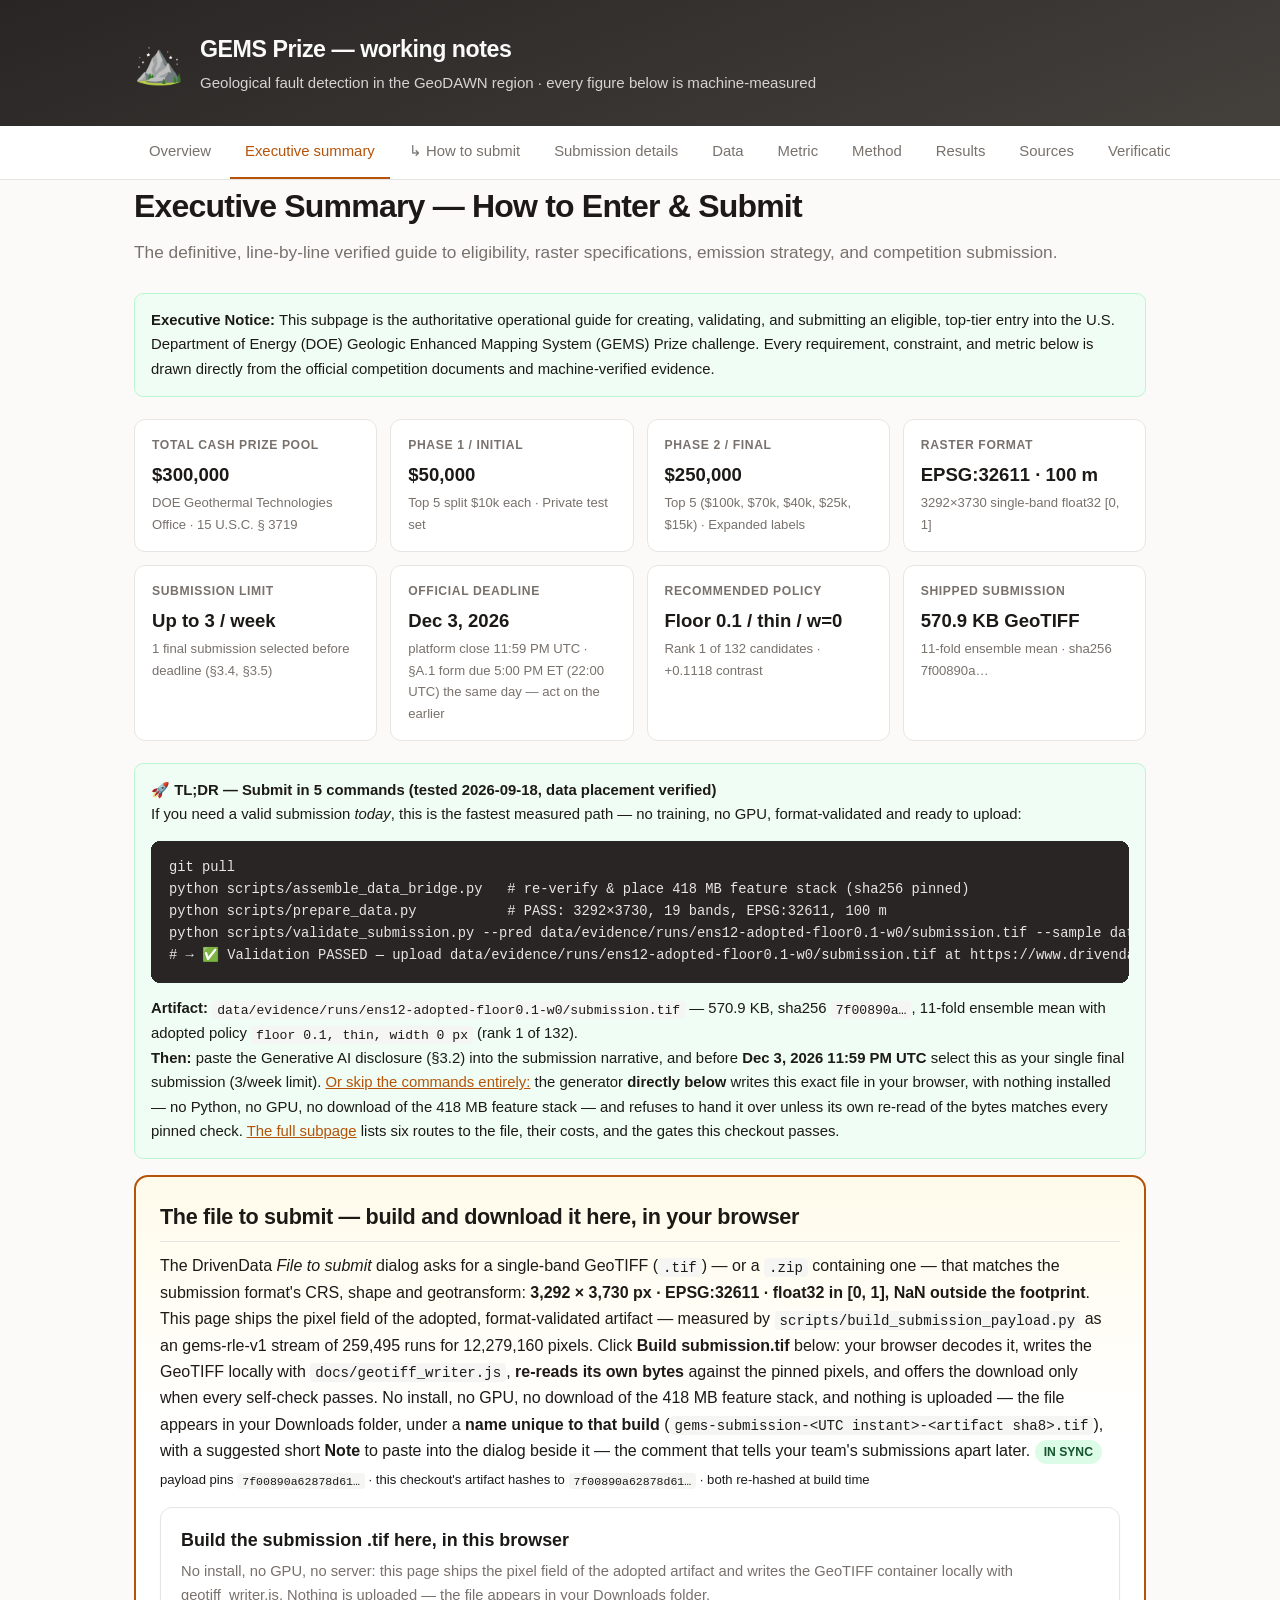
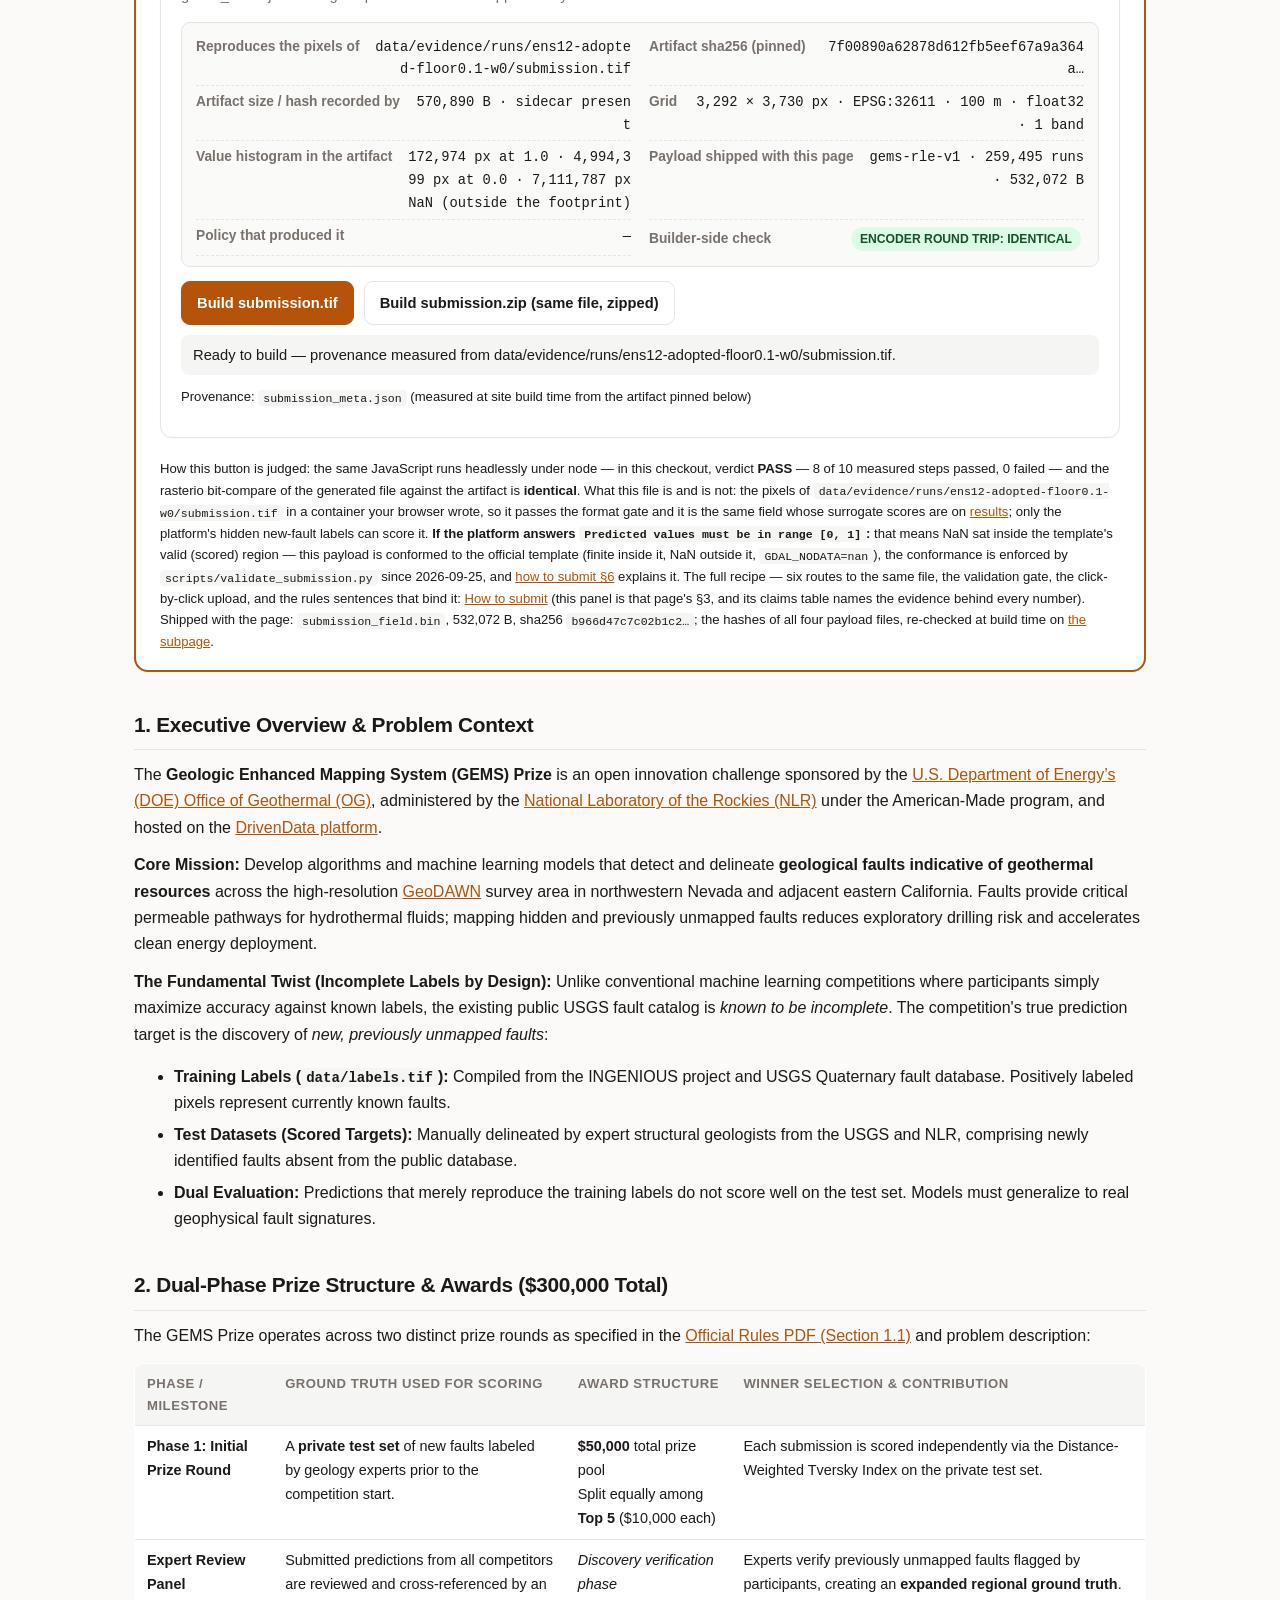
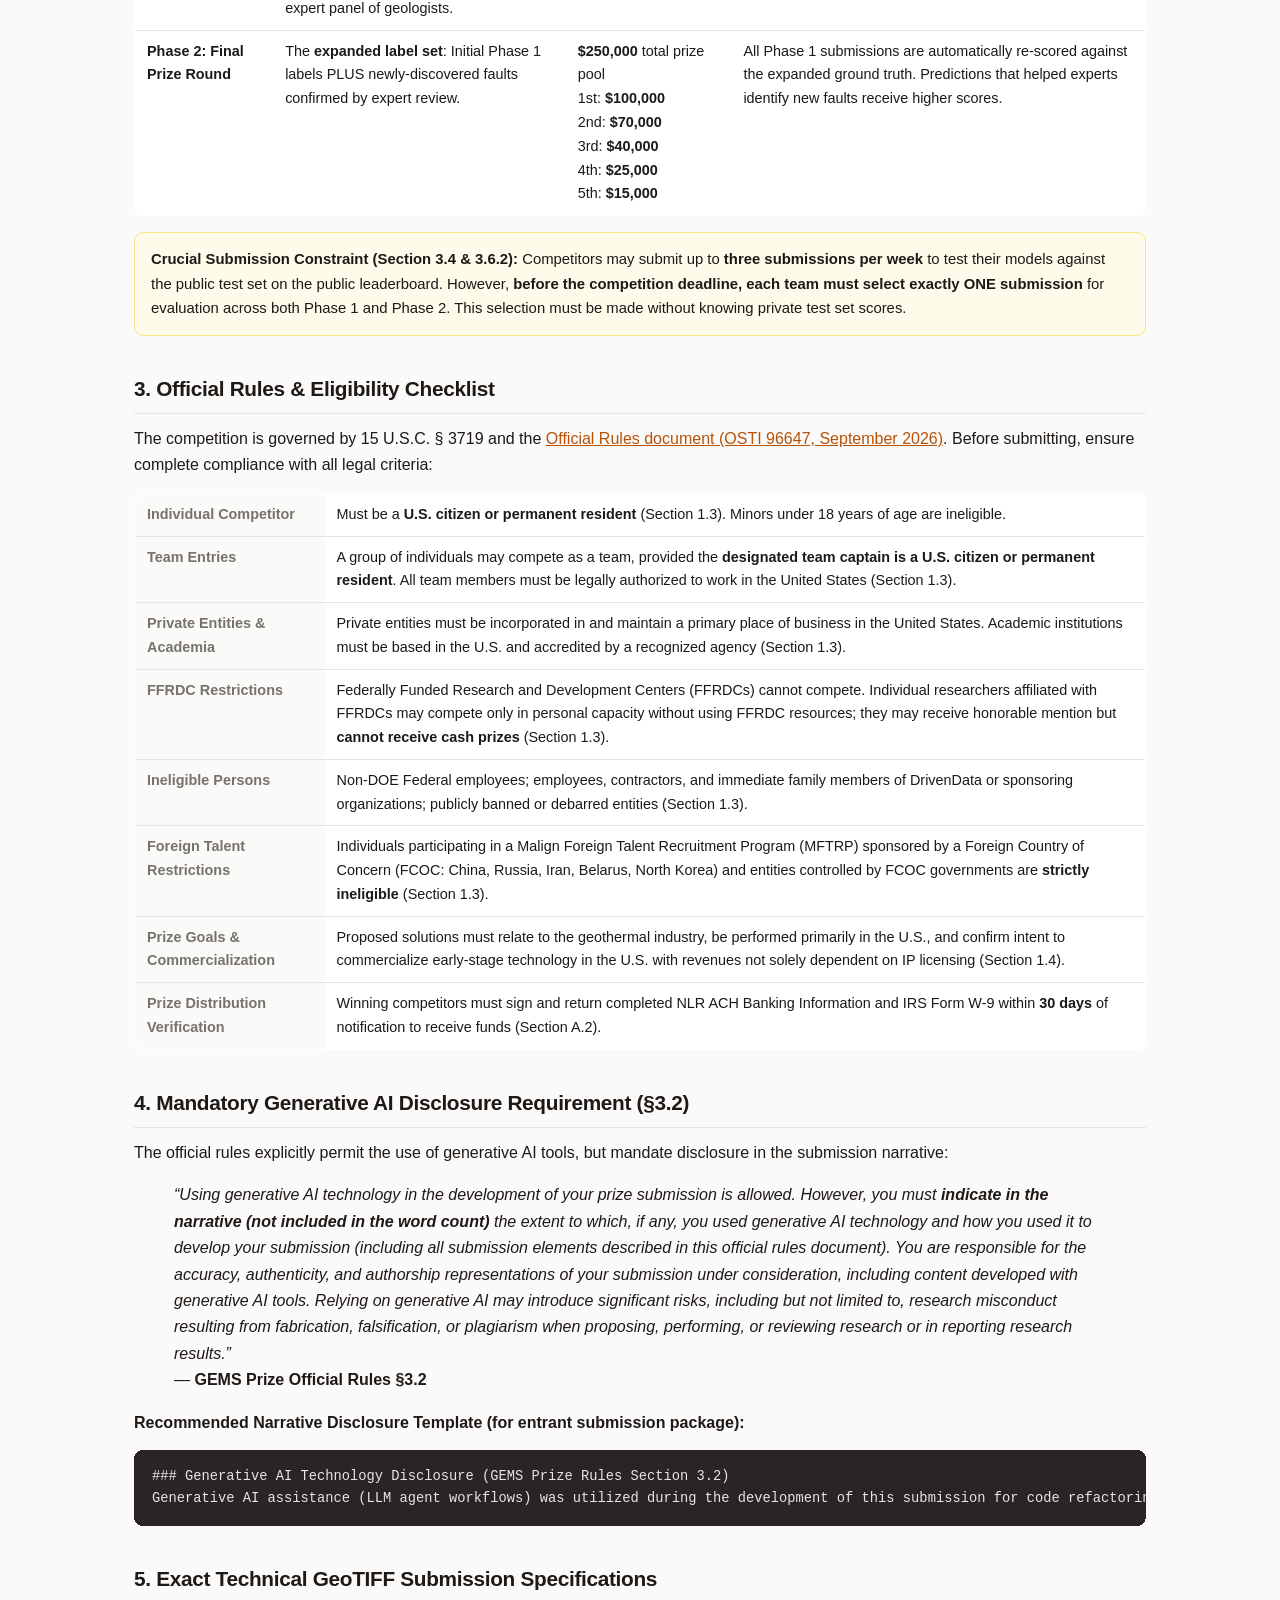
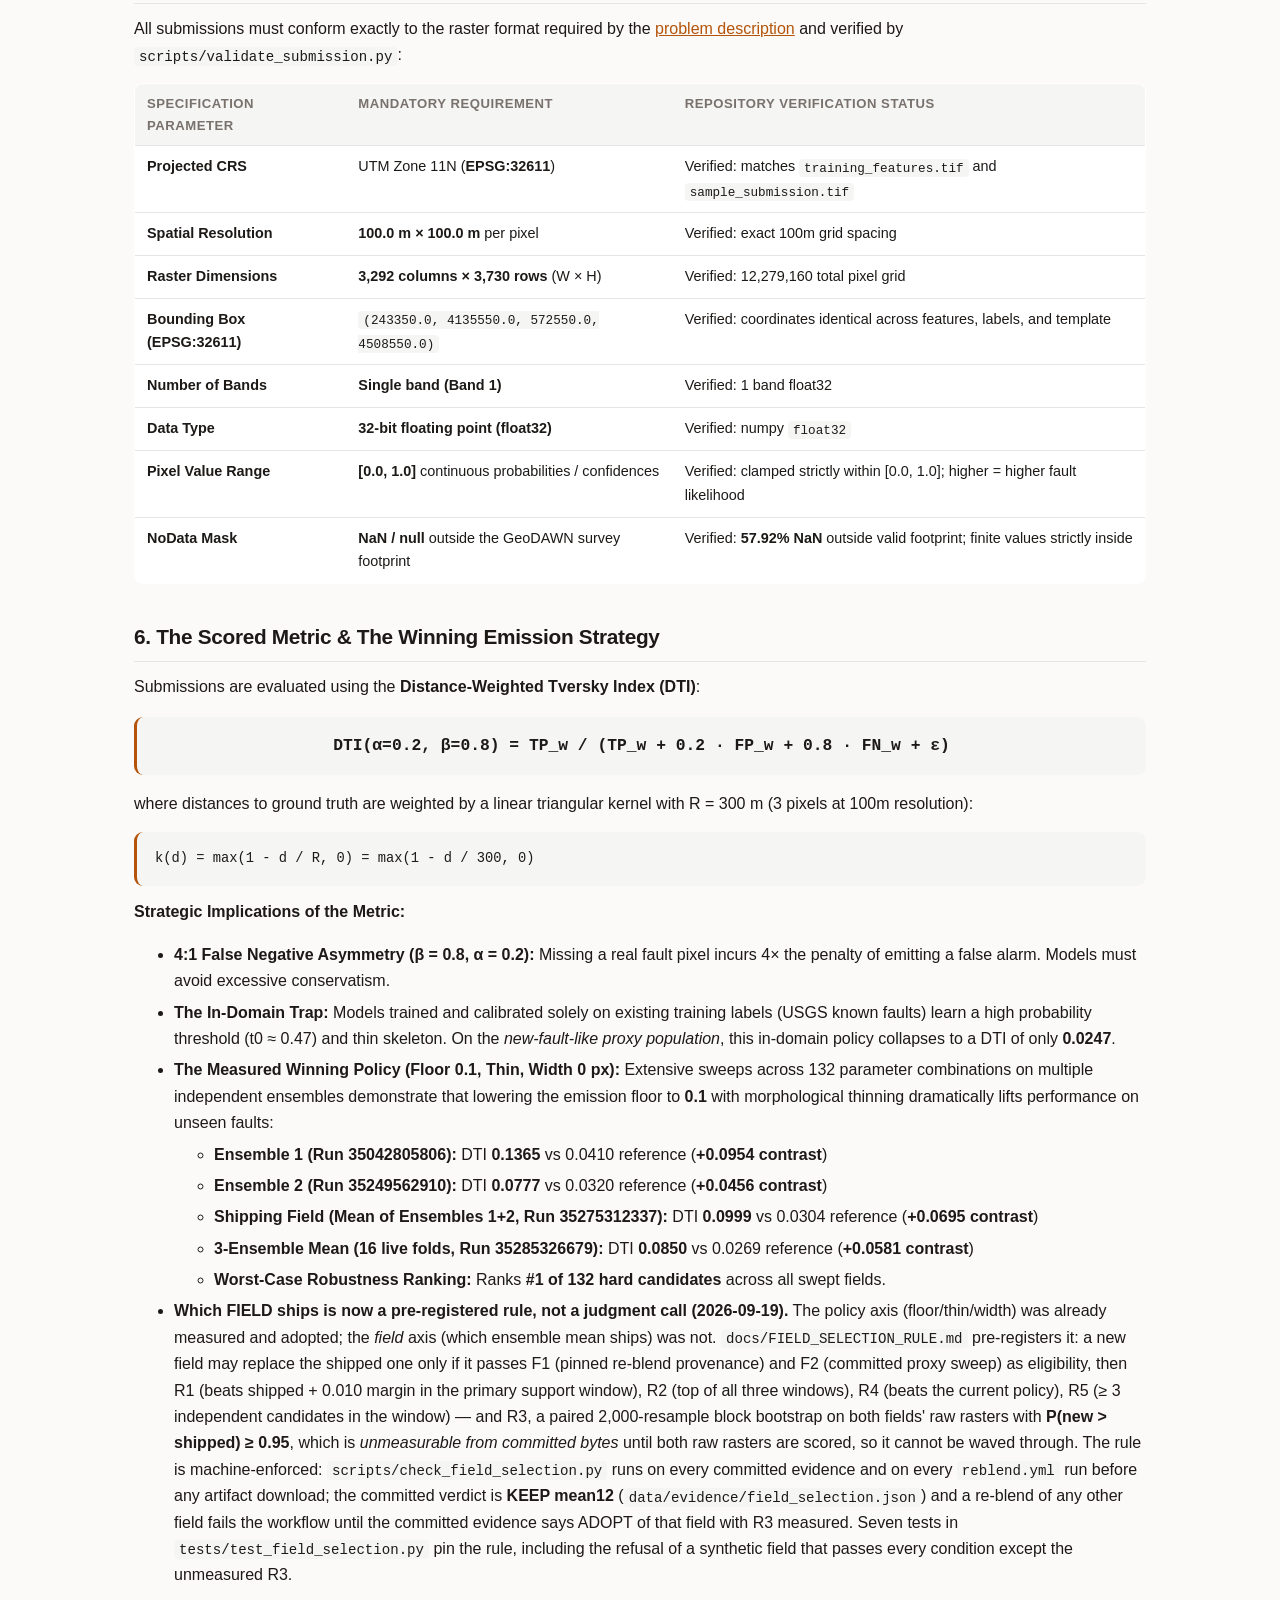
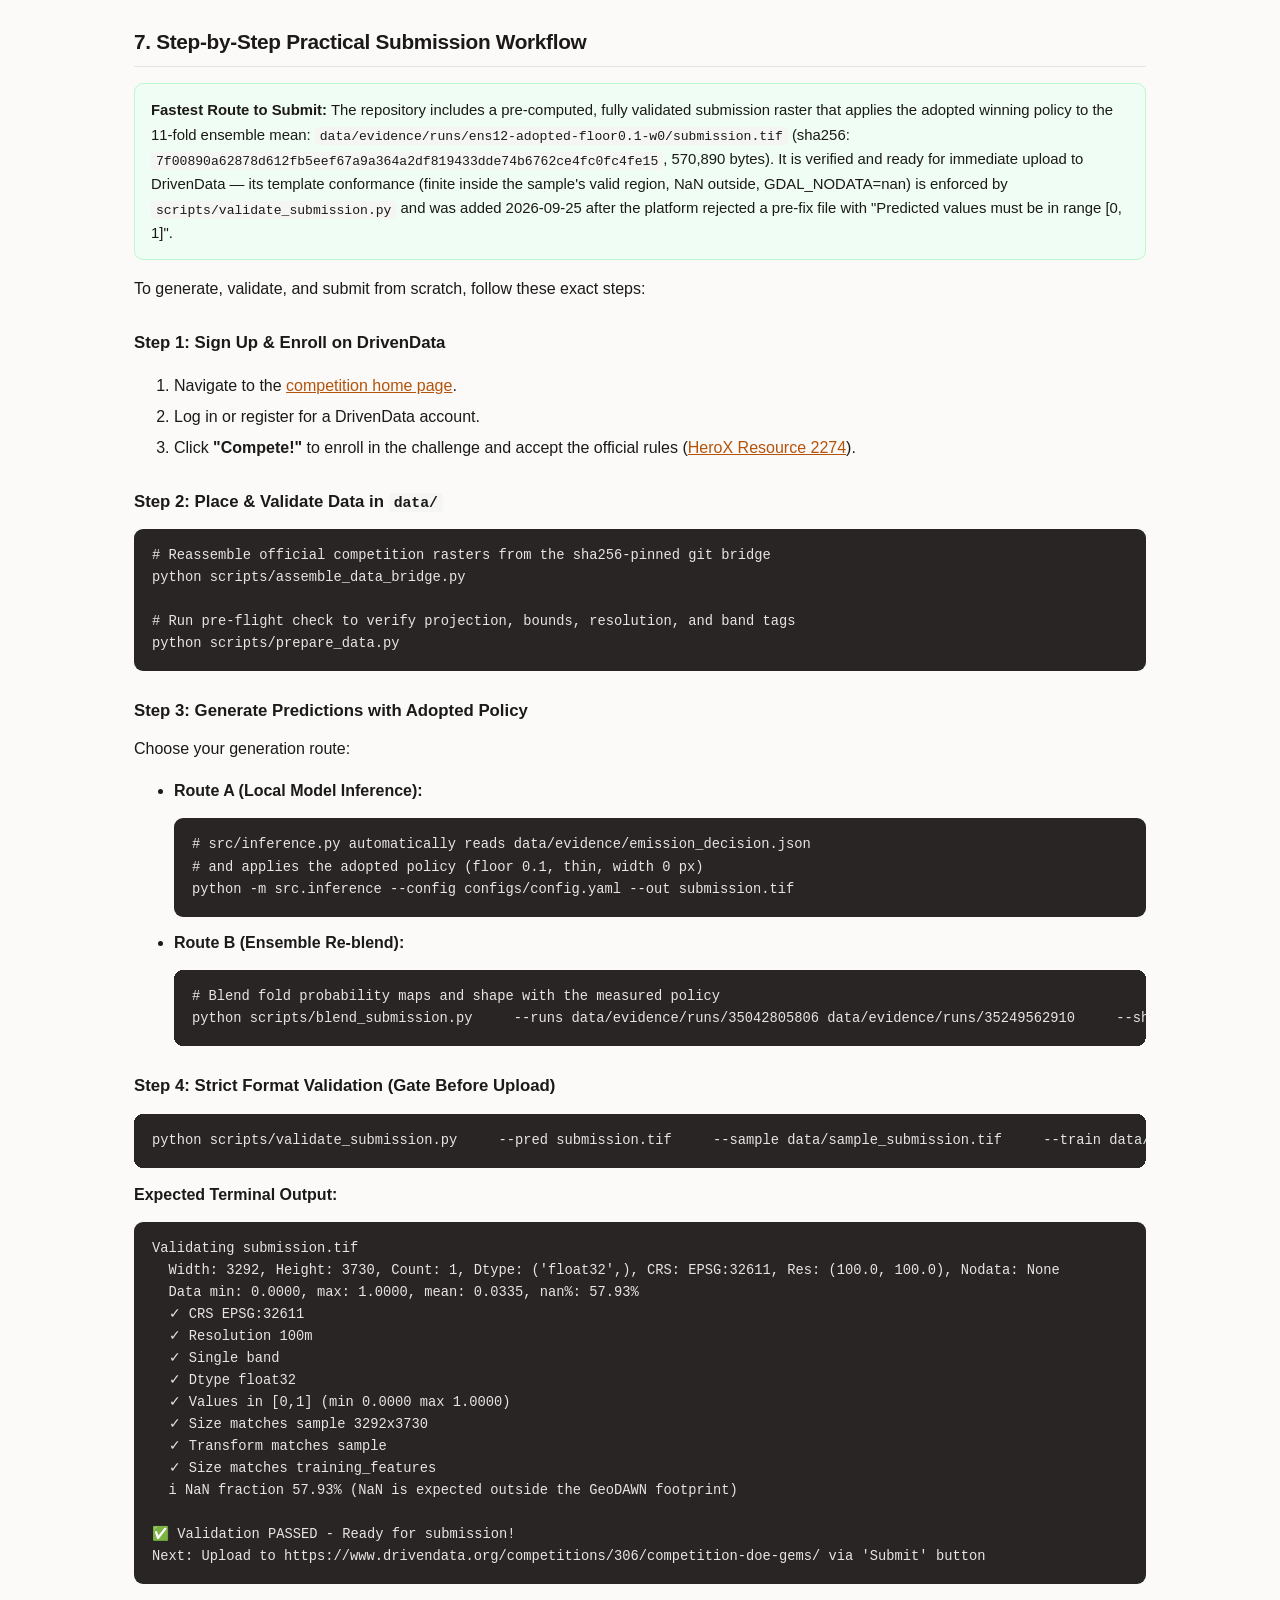
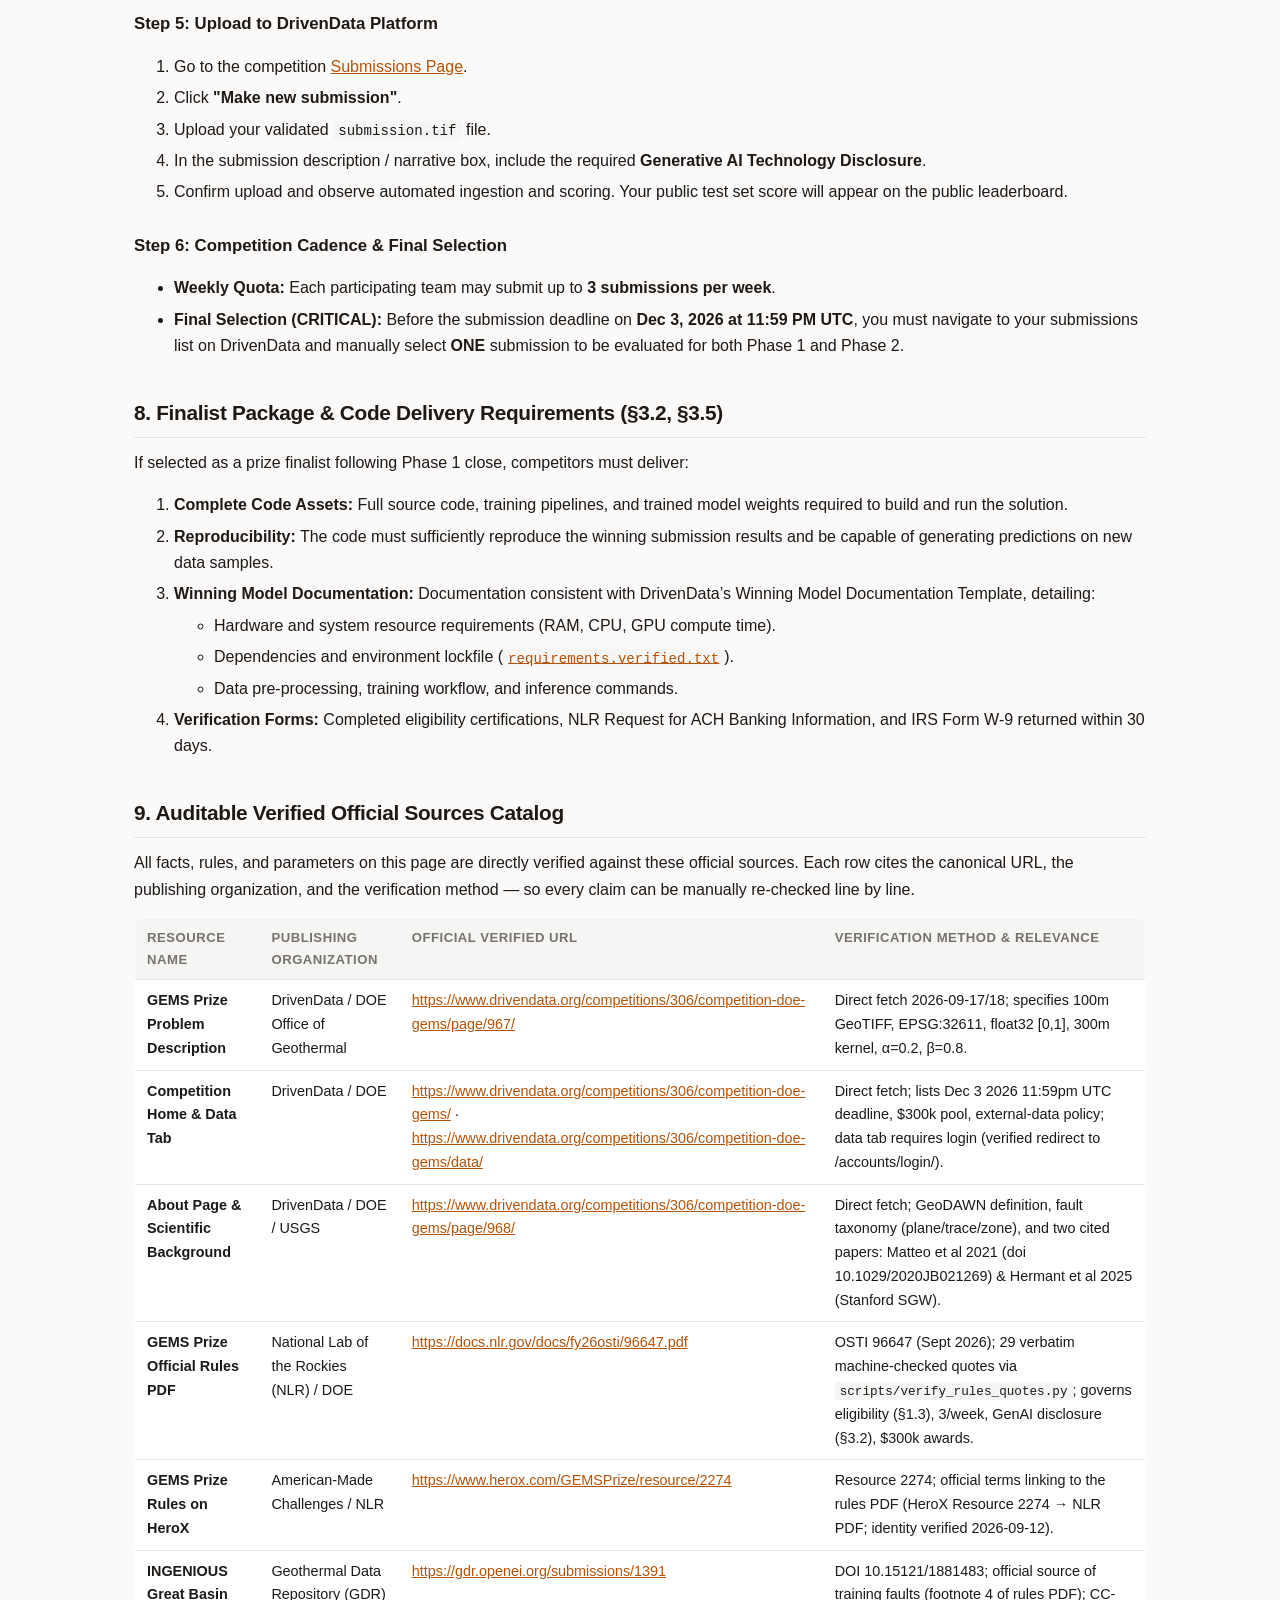
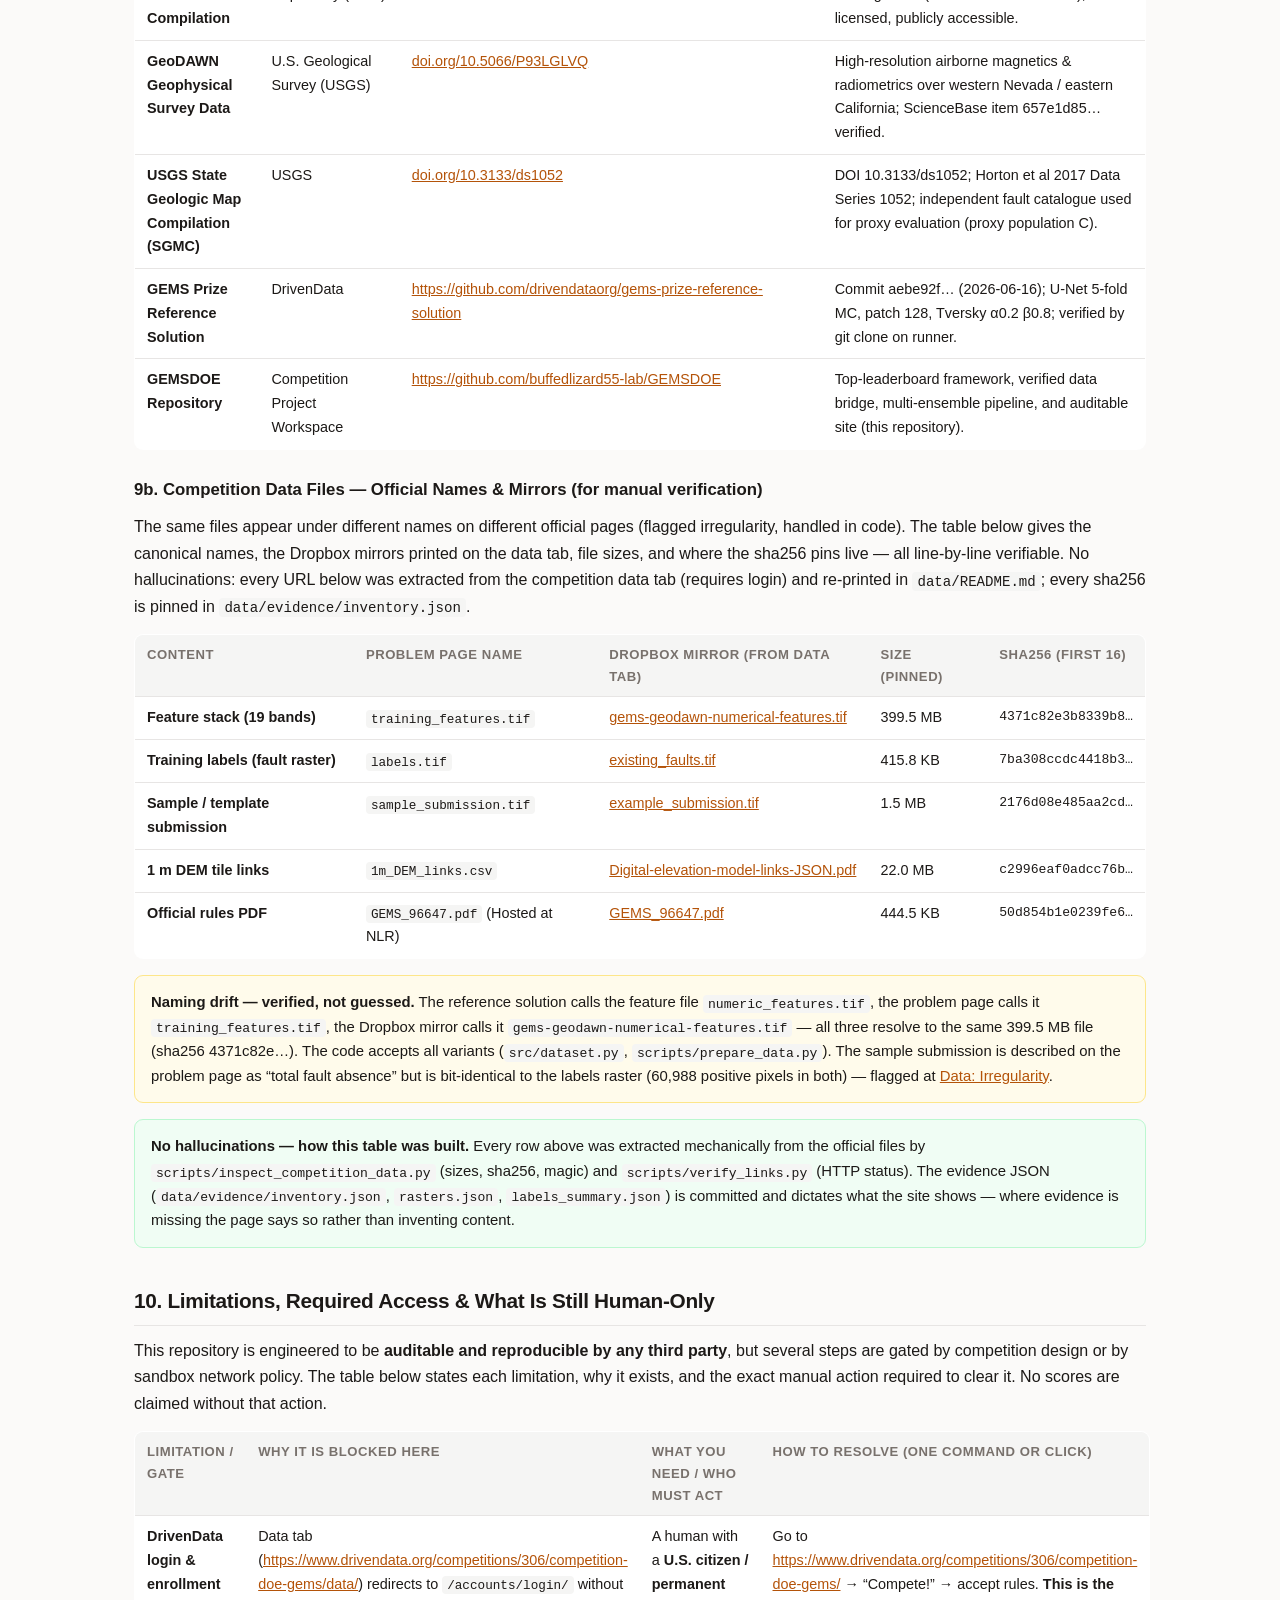
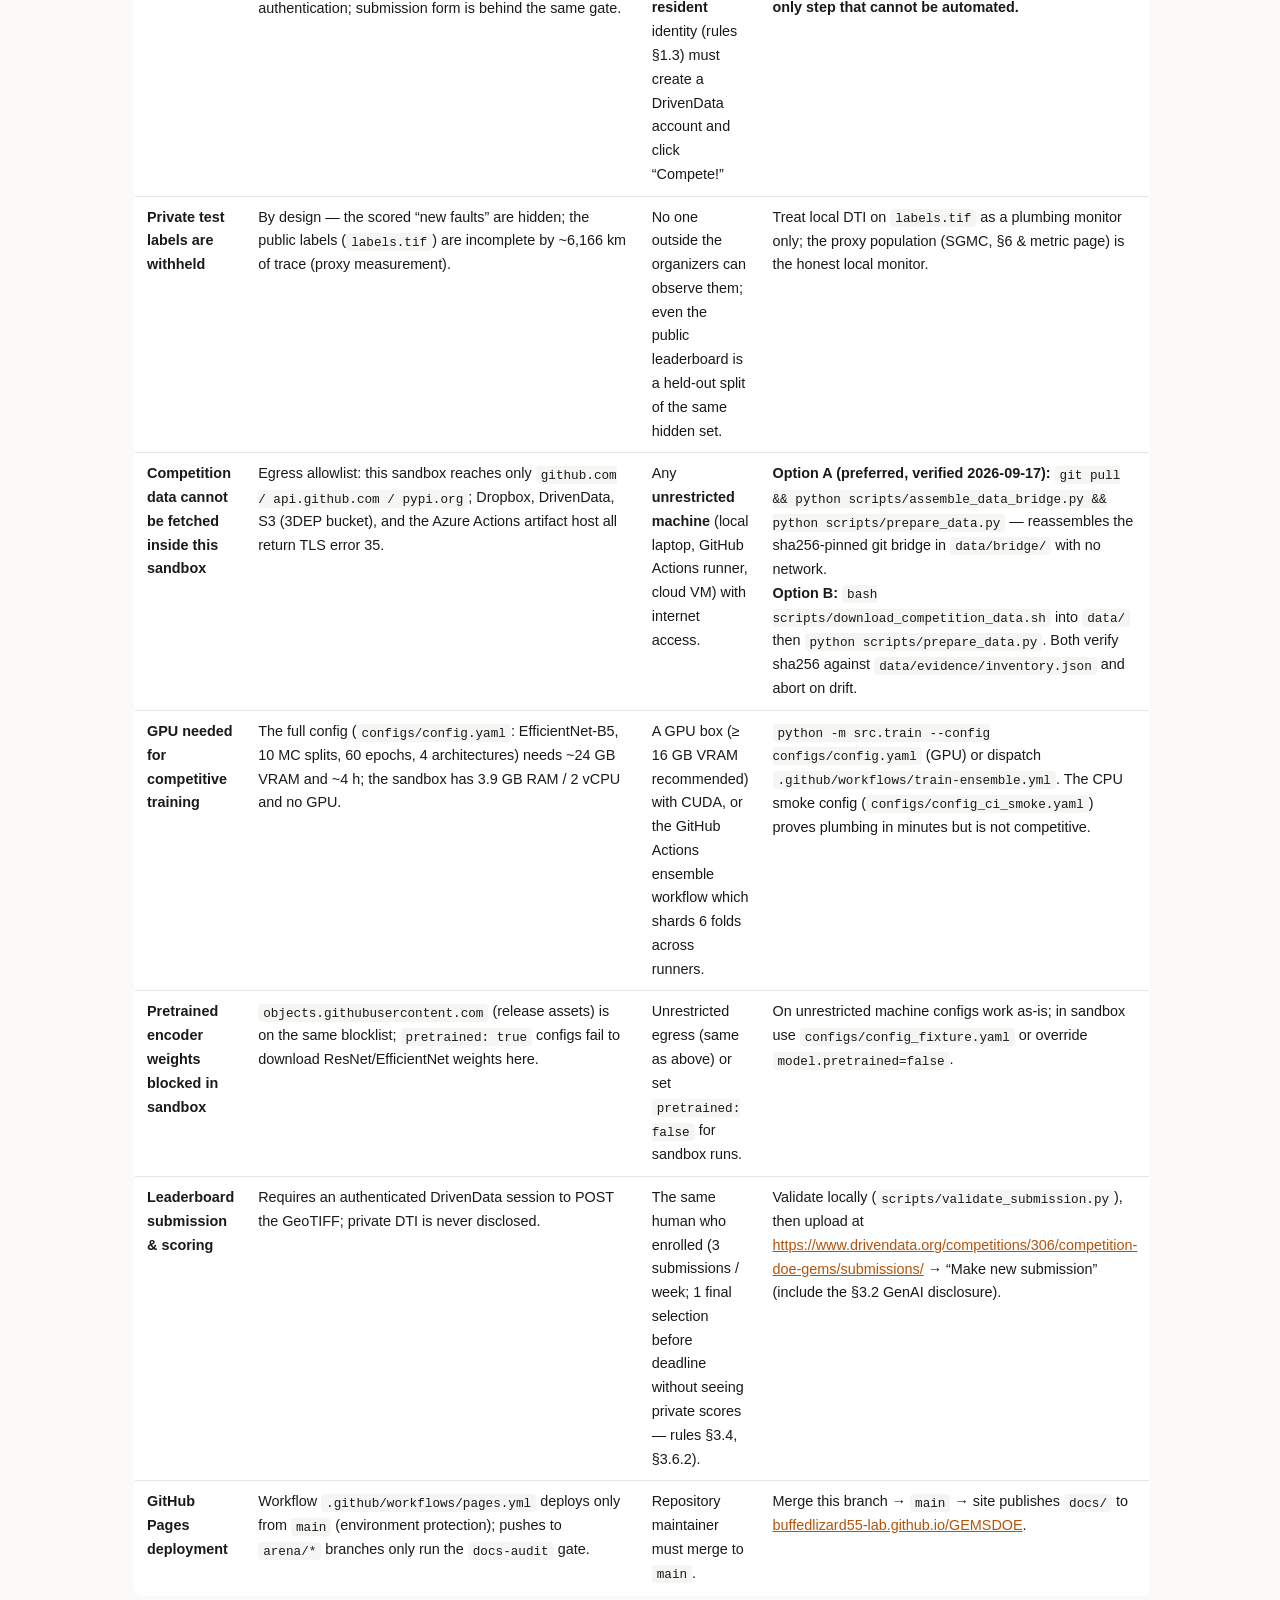
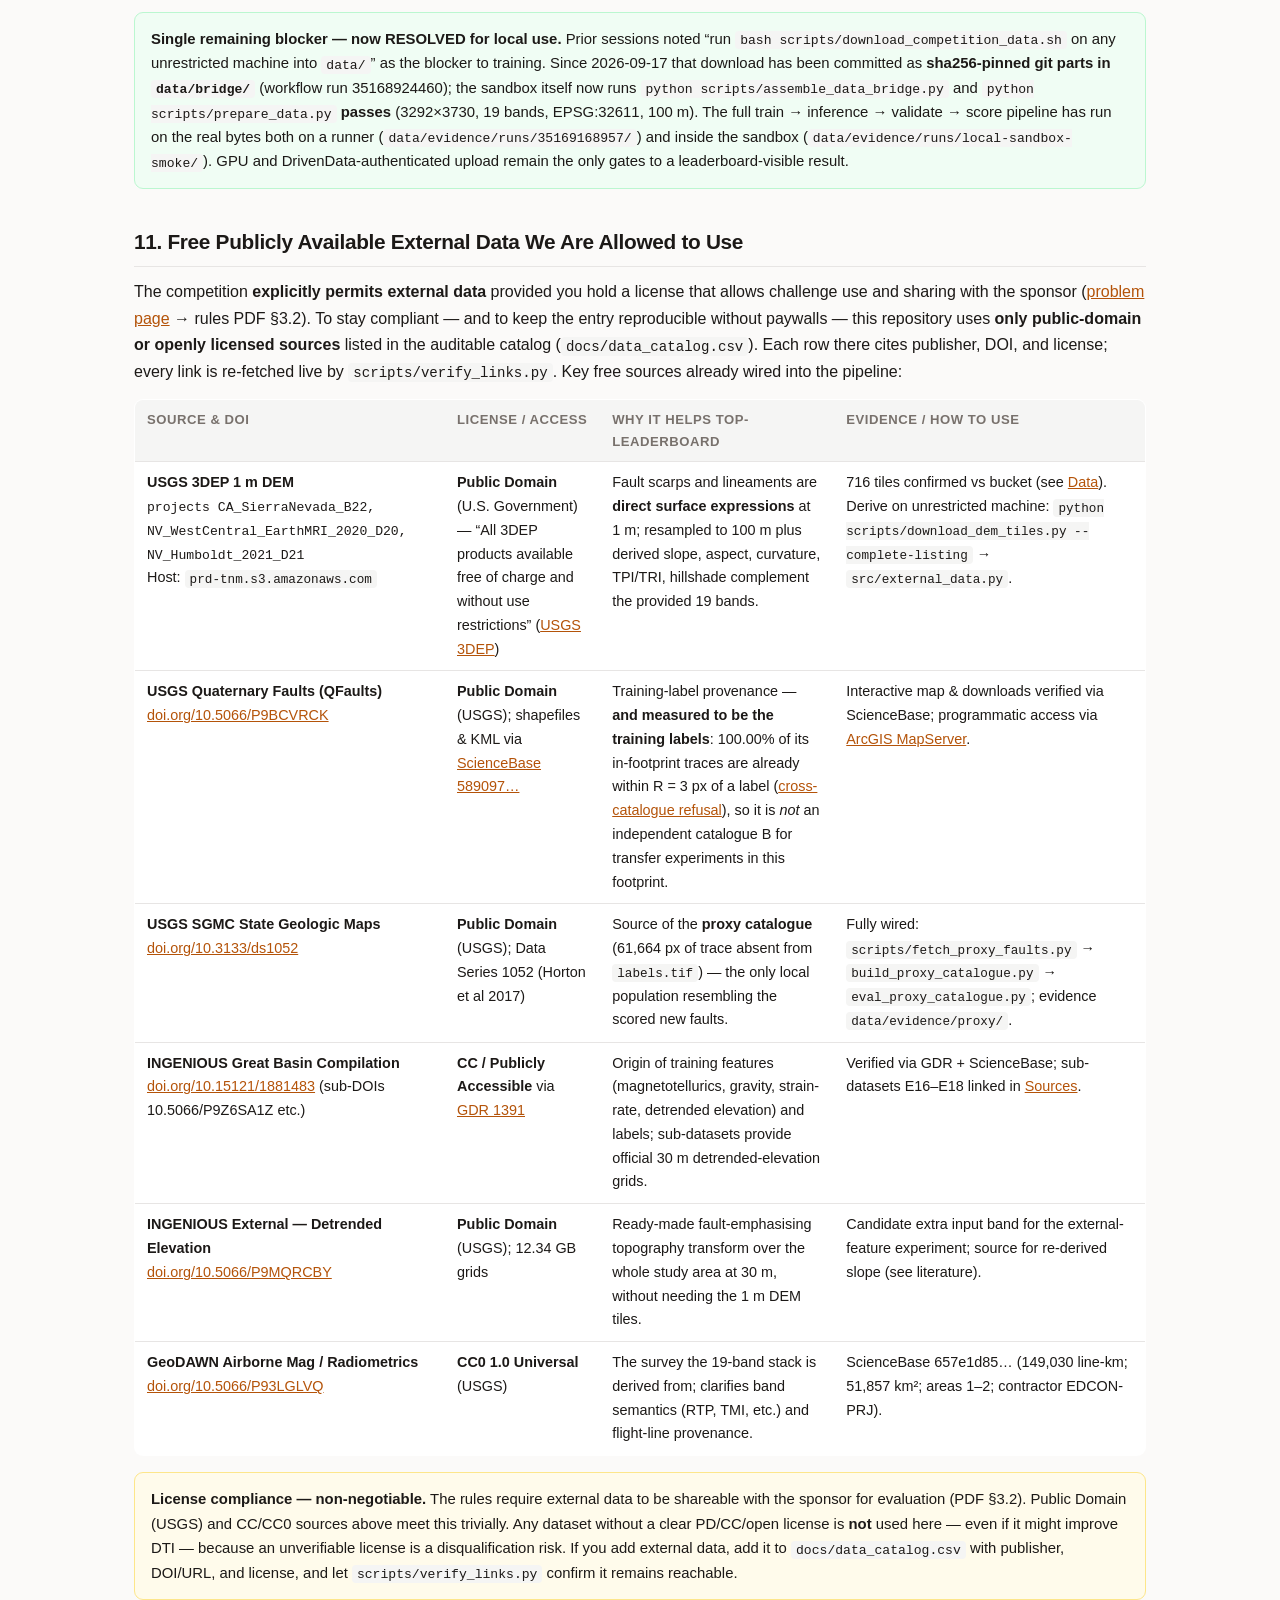
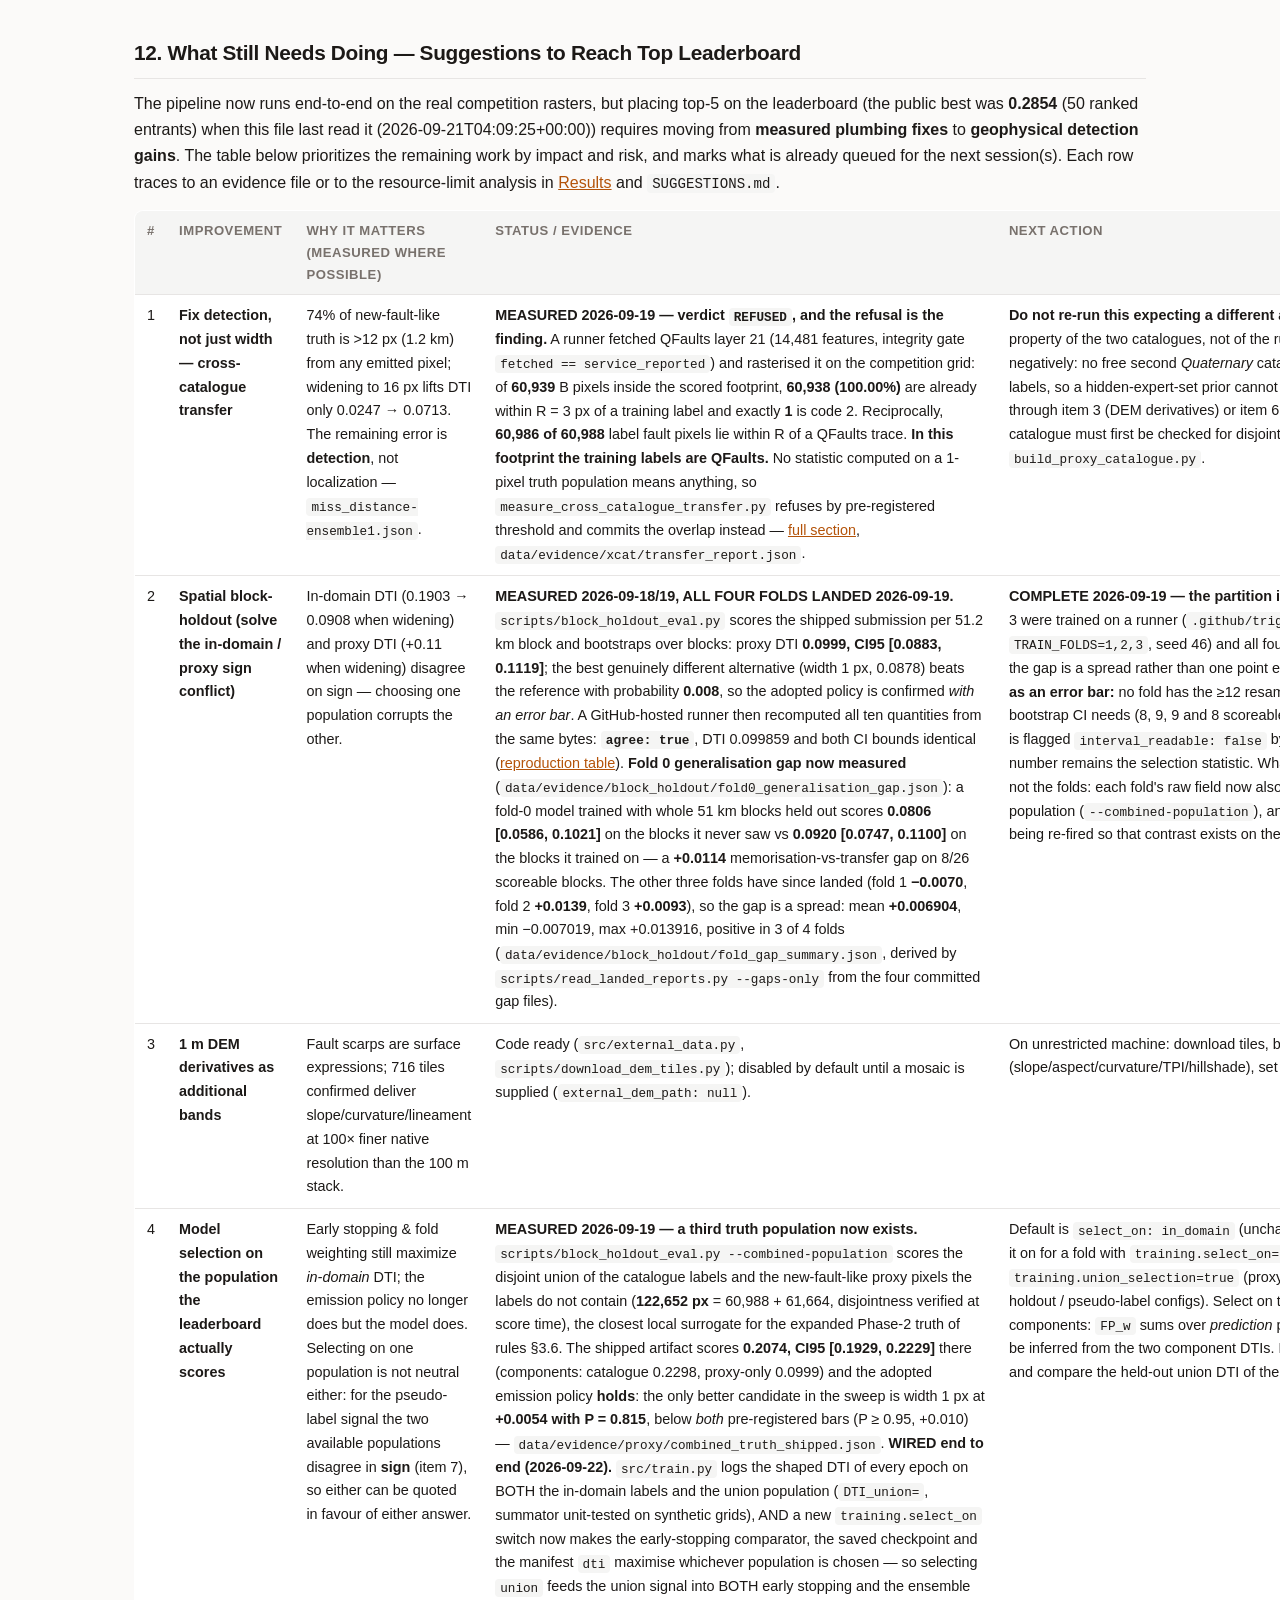
<file: docs/executive_summary.html>
<!DOCTYPE html>
<html lang="en"><head>
<meta charset="utf-8">
<meta name="viewport" content="width=device-width, initial-scale=1">
<title>Executive Summary — How to Enter &amp; Submit — GEMS Prize</title>
<meta name="description" content="Auditable, machine-verified working notes for the DOE GEMS Prize fault-detection challenge.">
<link rel="stylesheet" href="style.css">
<link rel="icon" href="data:image/svg+xml,<svg xmlns=%22http://www.w3.org/2000/svg%22 viewBox=%220 0 100 100%22><text y=%22.9em%22 font-size=%2290%22>⛰️</text></svg>">
</head><body>
<header>
  <div class="wrap">
    <div class="brand"><span class="logo">⛰️</span>
      <div><div class="name">GEMS Prize — working notes</div>
      <div class="tag">Geological fault detection in the GeoDAWN region · every figure below is machine-measured</div></div>
    </div>
  </div>
</header>
<nav><div class="wrap"><a href="index.html">Overview</a><a href="executive_summary.html" class="active">Executive summary</a><a href="how_to_submit.html">↳ How to submit</a><a href="submission.html">Submission details</a><a href="data.html">Data</a><a href="metric.html">Metric</a><a href="method.html">Method</a><a href="results.html">Results</a><a href="sources.html">Sources</a><a href="verification.html">Verification</a><a href="review.html">Current review</a><a href="reproduce.html">Reproduce</a></div></nav>
<main class="wrap">
<h1>Executive Summary — How to Enter &amp; Submit</h1>
<p class="lede">The definitive, line-by-line verified guide to eligibility, raster specifications, emission strategy, and competition submission.</p>

<div class="note ok"><strong>Executive Notice:</strong> This subpage is the authoritative operational guide for creating, validating, and submitting an eligible, top-tier entry into the U.S. Department of Energy (DOE) Geologic Enhanced Mapping System (GEMS) Prize challenge. Every requirement, constraint, and metric below is drawn directly from the official competition documents and machine-verified evidence.</div>

<div class="stats"><div class="stat"><div class="k">Total Cash Prize Pool</div><div class="v"><b>$300,000</b></div><div class="s">DOE Geothermal Technologies Office · 15 U.S.C. § 3719</div></div><div class="stat"><div class="k">Phase 1 / Initial</div><div class="v"><b>$50,000</b></div><div class="s">Top 5 split $10k each · Private test set</div></div><div class="stat"><div class="k">Phase 2 / Final</div><div class="v"><b>$250,000</b></div><div class="s">Top 5 ($100k, $70k, $40k, $25k, $15k) · Expanded labels</div></div><div class="stat"><div class="k">Raster Format</div><div class="v"><b>EPSG:32611 · 100 m</b></div><div class="s">3292×3730 single-band float32 [0, 1]</div></div><div class="stat"><div class="k">Submission Limit</div><div class="v"><b>Up to 3 / week</b></div><div class="s">1 final submission selected before deadline (§3.4, §3.5)</div></div><div class="stat"><div class="k">Official Deadline</div><div class="v"><b>Dec 3, 2026</b></div><div class="s">platform close 11:59 PM UTC · §A.1 form due 5:00 PM ET (22:00 UTC) the same day — act on the earlier</div></div><div class="stat"><div class="k">Recommended Policy</div><div class="v"><b>Floor 0.1 / thin / w=0</b></div><div class="s">Rank 1 of 132 candidates · +0.1118 contrast</div></div><div class="stat"><div class="k">Shipped Submission</div><div class="v"><b>570.9 KB GeoTIFF</b></div><div class="s">11-fold ensemble mean · sha256 7f00890a…</div></div></div>

<div class="note ok"><strong>🚀 TL;DR — Submit in 5 commands (tested 2026-09-18, data placement verified)</strong><br>
If you need a valid submission <em>today</em>, this is the fastest measured path — no training, no GPU, format-validated and ready to upload:<br>
<pre><code>git pull
python scripts/assemble_data_bridge.py   # re-verify &amp; place 418 MB feature stack (sha256 pinned)
python scripts/prepare_data.py           # PASS: 3292×3730, 19 bands, EPSG:32611, 100 m
python scripts/validate_submission.py --pred data/evidence/runs/ens12-adopted-floor0.1-w0/submission.tif --sample data/sample_submission.tif --train data/training_features.tif
# → ✅ Validation PASSED — upload data/evidence/runs/ens12-adopted-floor0.1-w0/submission.tif at https://www.drivendata.org/competitions/306/competition-doe-gems/submissions/</code></pre>
<strong>Artifact:</strong> <code>data/evidence/runs/ens12-adopted-floor0.1-w0/submission.tif</code> — 570.9 KB, sha256 <code>7f00890a…</code>, 11-fold ensemble mean with adopted policy <code>floor 0.1, thin, width 0 px</code> (rank 1 of 132).<br>
<strong>Then:</strong> paste the Generative AI disclosure (§3.2) into the submission narrative, and before <strong>Dec 3, 2026 11:59 PM UTC</strong> select this as your single final submission (3/week limit). <a href="#generate-here">Or skip the commands entirely:</a> the generator <b>directly below</b> writes this exact file in your browser, with nothing installed — no Python, no GPU, no download of the 418 MB feature stack — and refuses to hand it over unless its own re-read of the bytes matches every pinned check. <a href="how_to_submit.html">The full subpage</a> lists six routes to the file, their costs, and the gates this checkout passes.</div>

<section id="build-submission" class="build-hero">
<h2 id="generate-here">The file to submit &mdash; build and download it here, in your browser</h2>
<p>The DrivenData <em>File to submit</em> dialog asks for a single-band GeoTIFF (<code>.tif</code>) &mdash; or a <code>.zip</code> containing one &mdash; that matches the submission format's CRS, shape and geotransform: <b>3,292 &times; 3,730 px &middot; EPSG:32611 &middot; float32 in [0, 1], NaN outside the footprint</b>. This page ships the pixel field of the adopted, format-validated artifact — measured by <code>scripts/build_submission_payload.py</code> as an gems-rle-v1 stream of 259,495 runs for 12,279,160 pixels. Click <b>Build submission.tif</b> below: your browser decodes it, writes the GeoTIFF locally with <code>docs/geotiff_writer.js</code>, <b>re-reads its own bytes</b> against the pinned pixels, and offers the download only when every self-check passes. No install, no GPU, no download of the 418 MB feature stack, and nothing is uploaded — the file appears in your Downloads folder, under a <b>name unique to that build</b> (<code>gems-submission-&lt;UTC instant&gt;-&lt;artifact sha8&gt;.tif</code>), with a suggested short <b>Note</b> to paste into the dialog beside it — the comment that tells your team's submissions apart later. <span class="pill ok">IN SYNC</span> <span class="small">payload pins <code>7f00890a62878d61&hellip;</code> &middot; this checkout's artifact hashes to <code>7f00890a62878d61&hellip;</code> &middot; both re-hashed at build time</span></p>
<div id="tif-generator" data-meta="submission_meta.json" data-blob="submission_field.bin"
     data-artifact="data/evidence/runs/ens12-adopted-floor0.1-w0/submission.tif" data-sha256="7f00890a62878d612fb5eef67a9a364a2df819433dde74b6762ce4fc0fc4fe15"></div>
<p class="small">How this button is judged: the same JavaScript runs headlessly under node — in this checkout, verdict <b>PASS</b> — 8 of 10 measured steps passed, 0 failed — and the rasterio bit-compare of the generated file against the artifact is <b>identical</b>. What this file is and is not: the pixels of <code>data/evidence/runs/ens12-adopted-floor0.1-w0/submission.tif</code> in a container your browser wrote, so it passes the format gate and it is the same field whose surrogate scores are on <a href="results.html">results</a>; only the platform's hidden new-fault labels can score it. <b>If the platform answers <code>Predicted values must be in range [0, 1]</code>:</b> that means NaN sat inside the template's valid (scored) region — this payload is conformed to the official template (finite inside it, NaN outside it, <code>GDAL_NODATA=nan</code>), the conformance is enforced by <code>scripts/validate_submission.py</code> since 2026-09-25, and <a href="how_to_submit.html#rejection">how to submit §6</a> explains it. The full recipe — six routes to the same file, the validation gate, the click-by-click upload, and the rules sentences that bind it: <a href="how_to_submit.html">How to submit</a> (this panel is that page's &sect;3, and its claims table names the evidence behind every number). Shipped with the page: <code>submission_field.bin</code>, 532,072 B, sha256 <code>b966d47c7c02b1c2&hellip;</code>; the hashes of all four payload files, re-checked at build time on <a href="how_to_submit.html#generate">the subpage</a>.</p>
</section>



<h2>1. Executive Overview &amp; Problem Context</h2>
<p>The <b>Geologic Enhanced Mapping System (GEMS) Prize</b> is an open innovation challenge sponsored by the
<a href="https://www.drivendata.org/competitions/306/competition-doe-gems/page/968/">U.S. Department of Energy’s (DOE) Office of Geothermal (OG)</a>, administered by the
<a href="https://www.nlr.gov/">National Laboratory of the Rockies (NLR)</a> under the American-Made program,
and hosted on the <a href="https://www.drivendata.org/competitions/306/competition-doe-gems/">DrivenData platform</a>.</p>

<p><b>Core Mission:</b> Develop algorithms and machine learning models that detect and delineate
<b>geological faults indicative of geothermal resources</b> across the high-resolution
<a href="https://www.usgs.gov/data/geodawn-airborne-magnetic-and-radiometric-surveys-northwestern-great-basin-nevada-and">GeoDAWN</a>
survey area in northwestern Nevada and adjacent eastern California. Faults provide critical permeable pathways for hydrothermal
fluids; mapping hidden and previously unmapped faults reduces exploratory drilling risk and accelerates clean energy deployment.</p>

<p><b>The Fundamental Twist (Incomplete Labels by Design):</b> Unlike conventional machine learning competitions where participants
simply maximize accuracy against known labels, the existing public USGS fault catalog is <em>known to be incomplete</em>.
The competition's true prediction target is the discovery of <em>new, previously unmapped faults</em>:</p>
<ul>
  <li><b>Training Labels (<code>data/labels.tif</code>):</b> Compiled from the INGENIOUS project and USGS Quaternary fault database. Positively labeled pixels represent currently known faults.</li>
  <li><b>Test Datasets (Scored Targets):</b> Manually delineated by expert structural geologists from the USGS and NLR, comprising newly identified faults absent from the public database.</li>
  <li><b>Dual Evaluation:</b> Predictions that merely reproduce the training labels do not score well on the test set. Models must generalize to real geophysical fault signatures.</li>
</ul>

<h2>2. Dual-Phase Prize Structure &amp; Awards ($300,000 Total)</h2>
<p>The GEMS Prize operates across two distinct prize rounds as specified in the
<a href="https://docs.nlr.gov/docs/fy26osti/96647.pdf">Official Rules PDF (Section 1.1)</a> and problem description:</p>

<table>
  <thead>
    <tr>
      <th>Phase / Milestone</th>
      <th>Ground Truth Used for Scoring</th>
      <th>Award Structure</th>
      <th>Winner Selection &amp; Contribution</th>
    </tr>
  </thead>
  <tbody>
    <tr>
      <td><b>Phase 1: Initial Prize Round</b></td>
      <td>A <b>private test set</b> of new faults labeled by geology experts prior to the competition start.</td>
      <td><b>$50,000</b> total prize pool<br>Split equally among <b>Top 5</b> ($10,000 each)</td>
      <td>Each submission is scored independently via the Distance-Weighted Tversky Index on the private test set.</td>
    </tr>
    <tr>
      <td><b>Expert Review Panel</b></td>
      <td>Submitted predictions from all competitors are reviewed and cross-referenced by an expert panel of geologists.</td>
      <td><i>Discovery verification phase</i></td>
      <td>Experts verify previously unmapped faults flagged by participants, creating an <b>expanded regional ground truth</b>.</td>
    </tr>
    <tr>
      <td><b>Phase 2: Final Prize Round</b></td>
      <td>The <b>expanded label set</b>: Initial Phase 1 labels PLUS newly-discovered faults confirmed by expert review.</td>
      <td><b>$250,000</b> total prize pool<br>
        1st: <b>$100,000</b><br>
        2nd: <b>$70,000</b><br>
        3rd: <b>$40,000</b><br>
        4th: <b>$25,000</b><br>
        5th: <b>$15,000</b>
      </td>
      <td>All Phase 1 submissions are automatically re-scored against the expanded ground truth. Predictions that helped experts identify new faults receive higher scores.</td>
    </tr>
  </tbody>
</table>

<div class="note warn"><strong>Crucial Submission Constraint (Section 3.4 &amp; 3.6.2):</strong> Competitors may submit up to <strong>three submissions per week</strong> to test their models against the public test set on the public leaderboard. However, <strong>before the competition deadline, each team must select exactly ONE submission</strong> for evaluation across both Phase 1 and Phase 2. This selection must be made without knowing private test set scores.</div>

<h2>3. Official Rules &amp; Eligibility Checklist</h2>
<p>The competition is governed by 15 U.S.C. § 3719 and the
<a href="https://docs.nlr.gov/docs/fy26osti/96647.pdf">Official Rules document (OSTI 96647, September 2026)</a>. Before submitting, ensure complete compliance with all legal criteria:</p>

<table class="kv">
  <tbody>
    <tr>
      <th>Individual Competitor</th>
      <td>Must be a <b>U.S. citizen or permanent resident</b> (Section 1.3). Minors under 18 years of age are ineligible.</td>
    </tr>
    <tr>
      <th>Team Entries</th>
      <td>A group of individuals may compete as a team, provided the <b>designated team captain is a U.S. citizen or permanent resident</b>. All team members must be legally authorized to work in the United States (Section 1.3).</td>
    </tr>
    <tr>
      <th>Private Entities &amp; Academia</th>
      <td>Private entities must be incorporated in and maintain a primary place of business in the United States. Academic institutions must be based in the U.S. and accredited by a recognized agency (Section 1.3).</td>
    </tr>
    <tr>
      <th>FFRDC Restrictions</th>
      <td>Federally Funded Research and Development Centers (FFRDCs) cannot compete. Individual researchers affiliated with FFRDCs may compete only in personal capacity without using FFRDC resources; they may receive honorable mention but <b>cannot receive cash prizes</b> (Section 1.3).</td>
    </tr>
    <tr>
      <th>Ineligible Persons</th>
      <td>Non-DOE Federal employees; employees, contractors, and immediate family members of DrivenData or sponsoring organizations; publicly banned or debarred entities (Section 1.3).</td>
    </tr>
    <tr>
      <th>Foreign Talent Restrictions</th>
      <td>Individuals participating in a Malign Foreign Talent Recruitment Program (MFTRP) sponsored by a Foreign Country of Concern (FCOC: China, Russia, Iran, Belarus, North Korea) and entities controlled by FCOC governments are <b>strictly ineligible</b> (Section 1.3).</td>
    </tr>
    <tr>
      <th>Prize Goals &amp; Commercialization</th>
      <td>Proposed solutions must relate to the geothermal industry, be performed primarily in the U.S., and confirm intent to commercialize early-stage technology in the U.S. with revenues not solely dependent on IP licensing (Section 1.4).</td>
    </tr>
    <tr>
      <th>Prize Distribution Verification</th>
      <td>Winning competitors must sign and return completed NLR ACH Banking Information and IRS Form W-9 within <b>30 days</b> of notification to receive funds (Section A.2).</td>
    </tr>
  </tbody>
</table>

<h2>4. Mandatory Generative AI Disclosure Requirement (§3.2)</h2>
<p>The official rules explicitly permit the use of generative AI tools, but mandate disclosure in the submission narrative:</p>

<blockquote>
  <p><em>“Using generative AI technology in the development of your prize submission is allowed. However, you must <strong>indicate in the narrative (not included in the word count)</strong> the extent to which, if any, you used generative AI technology and how you used it to develop your submission (including all submission elements described in this official rules document). You are responsible for the accuracy, authenticity, and authorship representations of your submission under consideration, including content developed with generative AI tools. Relying on generative AI may introduce significant risks, including but not limited to, research misconduct resulting from fabrication, falsification, or plagiarism when proposing, performing, or reviewing research or in reporting research results.”</em><br>
  — <b>GEMS Prize Official Rules §3.2</b></p>
</blockquote>

<p><b>Recommended Narrative Disclosure Template (for entrant submission package):</b></p>
<pre><code>### Generative AI Technology Disclosure (GEMS Prize Rules Section 3.2)
Generative AI assistance (LLM agent workflows) was utilized during the development of this submission for code refactoring, verification automation, test authoring, and documentation synthesis. All algorithms, feature processing pipelines, model architectures (UNet / SegFormer / DeepLabV3+), loss formulations (Distance-Weighted Tversky loss), and post-processing emission policies (floor 0.1, thin, width 0 px) were rigorously verified against official USGS/DOE datasets and evaluated via machine-measured validation evidence. The entrant assumes complete responsibility for the accuracy, authenticity, and authorship of all code, predictions, and submission materials.</code></pre>

<h2>5. Exact Technical GeoTIFF Submission Specifications</h2>
<p>All submissions must conform exactly to the raster format required by the
<a href="https://www.drivendata.org/competitions/306/competition-doe-gems/page/967/#submission-format">problem description</a> and verified by <code>scripts/validate_submission.py</code>:</p>

<table>
  <thead>
    <tr>
      <th>Specification Parameter</th>
      <th>Mandatory Requirement</th>
      <th>Repository Verification Status</th>
    </tr>
  </thead>
  <tbody>
    <tr>
      <td><b>Projected CRS</b></td>
      <td>UTM Zone 11N (<b>EPSG:32611</b>)</td>
      <td>Verified: matches <code>training_features.tif</code> and <code>sample_submission.tif</code></td>
    </tr>
    <tr>
      <td><b>Spatial Resolution</b></td>
      <td><b>100.0 m × 100.0 m</b> per pixel</td>
      <td>Verified: exact 100m grid spacing</td>
    </tr>
    <tr>
      <td><b>Raster Dimensions</b></td>
      <td><b>3,292 columns × 3,730 rows</b> (W × H)</td>
      <td>Verified: 12,279,160 total pixel grid</td>
    </tr>
    <tr>
      <td><b>Bounding Box (EPSG:32611)</b></td>
      <td><code>(243350.0, 4135550.0, 572550.0, 4508550.0)</code></td>
      <td>Verified: coordinates identical across features, labels, and template</td>
    </tr>
    <tr>
      <td><b>Number of Bands</b></td>
      <td><b>Single band (Band 1)</b></td>
      <td>Verified: 1 band float32</td>
    </tr>
    <tr>
      <td><b>Data Type</b></td>
      <td><b>32-bit floating point (float32)</b></td>
      <td>Verified: numpy <code>float32</code></td>
    </tr>
    <tr>
      <td><b>Pixel Value Range</b></td>
      <td><b>[0.0, 1.0]</b> continuous probabilities / confidences</td>
      <td>Verified: clamped strictly within [0.0, 1.0]; higher = higher fault likelihood</td>
    </tr>
    <tr>
      <td><b>NoData Mask</b></td>
      <td><b>NaN / null</b> outside the GeoDAWN survey footprint</td>
      <td>Verified: <b>57.92% NaN</b> outside valid footprint; finite values strictly inside</td>
    </tr>
  </tbody>
</table>

<h2>6. The Scored Metric &amp; The Winning Emission Strategy</h2>
<p>Submissions are evaluated using the <b>Distance-Weighted Tversky Index (DTI)</b>:</p>

<pre class="math big">DTI(α=0.2, β=0.8) = TP_w / (TP_w + 0.2 · FP_w + 0.8 · FN_w + ε)</pre>

<p>where distances to ground truth are weighted by a linear triangular kernel with R = 300 m (3 pixels at 100m resolution):</p>
<pre class="math">k(d) = max(1 - d / R, 0) = max(1 - d / 300, 0)</pre>

<p><b>Strategic Implications of the Metric:</b></p>
<ul>
  <li><b>4:1 False Negative Asymmetry (β = 0.8, α = 0.2):</b> Missing a real fault pixel incurs 4× the penalty of emitting a false alarm. Models must avoid excessive conservatism.</li>
  <li><b>The In-Domain Trap:</b> Models trained and calibrated solely on existing training labels (USGS known faults) learn a high probability threshold (t0 ≈ 0.47) and thin skeleton. On the <em>new-fault-like proxy population</em>, this in-domain policy collapses to a DTI of only <b>0.0247</b>.</li>
  <li><b>The Measured Winning Policy (Floor 0.1, Thin, Width 0 px):</b>
    Extensive sweeps across 132 parameter combinations on multiple independent ensembles demonstrate that lowering the emission floor to <b>0.1</b> with morphological thinning dramatically lifts performance on unseen faults:
    <ul>
      <li><b>Ensemble 1 (Run 35042805806):</b> DTI <b>0.1365</b> vs 0.0410 reference (<b>+0.0954 contrast</b>)</li>
      <li><b>Ensemble 2 (Run 35249562910):</b> DTI <b>0.0777</b> vs 0.0320 reference (<b>+0.0456 contrast</b>)</li>
      <li><b>Shipping Field (Mean of Ensembles 1+2, Run 35275312337):</b> DTI <b>0.0999</b> vs 0.0304 reference (<b>+0.0695 contrast</b>)</li>
      <li><b>3-Ensemble Mean (16 live folds, Run 35285326679):</b> DTI <b>0.0850</b> vs 0.0269 reference (<b>+0.0581 contrast</b>)</li>
      <li><b>Worst-Case Robustness Ranking:</b> Ranks <b>#1 of 132 hard candidates</b> across all swept fields.</li>
    </ul>
  </li>
  <li><b>Which FIELD ships is now a pre-registered rule, not a judgment call (2026-09-19).</b> The policy axis (floor/thin/width) was already measured and adopted; the <em>field</em> axis (which ensemble mean ships) was not. <code>docs/FIELD_SELECTION_RULE.md</code> pre-registers it: a new field may replace the shipped one only if it passes F1 (pinned re-blend provenance) and F2 (committed proxy sweep) as eligibility, then R1 (beats shipped + 0.010 margin in the primary support window), R2 (top of all three windows), R4 (beats the current policy), R5 (≥ 3 independent candidates in the window) — and R3, a paired 2,000-resample block bootstrap on both fields' raw rasters with <b>P(new &gt; shipped) ≥ 0.95</b>, which is <em>unmeasurable from committed bytes</em> until both raw rasters are scored, so it cannot be waved through. The rule is machine-enforced: <code>scripts/check_field_selection.py</code> runs on every committed evidence and on every <code>reblend.yml</code> run before any artifact download; the committed verdict is <b>KEEP mean12</b> (<code>data/evidence/field_selection.json</code>) and a re-blend of any other field fails the workflow until the committed evidence says ADOPT of that field with R3 measured. Seven tests in <code>tests/test_field_selection.py</code> pin the rule, including the refusal of a synthetic field that passes every condition except the unmeasured R3.</li>
</ul>

<h2>7. Step-by-Step Practical Submission Workflow</h2>

<div class="note ok">
  <strong>Fastest Route to Submit:</strong> The repository includes a pre-computed, fully validated submission raster that applies the adopted winning policy to the 11-fold ensemble mean:
  <code>data/evidence/runs/ens12-adopted-floor0.1-w0/submission.tif</code> (sha256: <code>7f00890a62878d612fb5eef67a9a364a2df819433dde74b6762ce4fc0fc4fe15</code>, 570,890 bytes). It is verified and ready for immediate upload to DrivenData — its template conformance (finite inside the sample's valid region, NaN outside, GDAL_NODATA=nan) is enforced by <code>scripts/validate_submission.py</code> and was added 2026-09-25 after the platform rejected a pre-fix file with "Predicted values must be in range [0, 1]".
</div>

<p>To generate, validate, and submit from scratch, follow these exact steps:</p>

<h3>Step 1: Sign Up &amp; Enroll on DrivenData</h3>
<ol>
  <li>Navigate to the <a href="https://www.drivendata.org/competitions/306/competition-doe-gems/">competition home page</a>.</li>
  <li>Log in or register for a DrivenData account.</li>
  <li>Click <b>"Compete!"</b> to enroll in the challenge and accept the official rules (<a href="https://www.herox.com/GEMSPrize/resource/2274">HeroX Resource 2274</a>).</li>
</ol>

<h3>Step 2: Place &amp; Validate Data in <code>data/</code></h3>
<pre><code># Reassemble official competition rasters from the sha256-pinned git bridge
python scripts/assemble_data_bridge.py

# Run pre-flight check to verify projection, bounds, resolution, and band tags
python scripts/prepare_data.py</code></pre>

<h3>Step 3: Generate Predictions with Adopted Policy</h3>
<p>Choose your generation route:</p>
<ul>
  <li><b>Route A (Local Model Inference):</b>
<pre><code># src/inference.py automatically reads data/evidence/emission_decision.json
# and applies the adopted policy (floor 0.1, thin, width 0 px)
python -m src.inference --config configs/config.yaml --out submission.tif</code></pre>
  </li>
  <li><b>Route B (Ensemble Re-blend):</b>
<pre><code># Blend fold probability maps and shape with the measured policy
python scripts/blend_submission.py     --runs data/evidence/runs/35042805806 data/evidence/runs/35249562910     --shaping-t0 0.1 --shaping-dilate 0     --shaping-source data/evidence/emission_decision.json     --out submission.tif</code></pre>
  </li>
</ul>

<h3>Step 4: Strict Format Validation (Gate Before Upload)</h3>
<pre><code>python scripts/validate_submission.py     --pred submission.tif     --sample data/sample_submission.tif     --train data/training_features.tif</code></pre>
<p><b>Expected Terminal Output:</b></p>
<pre><code>Validating submission.tif
  Width: 3292, Height: 3730, Count: 1, Dtype: ('float32',), CRS: EPSG:32611, Res: (100.0, 100.0), Nodata: None
  Data min: 0.0000, max: 1.0000, mean: 0.0335, nan%: 57.93%
  ✓ CRS EPSG:32611
  ✓ Resolution 100m
  ✓ Single band
  ✓ Dtype float32
  ✓ Values in [0,1] (min 0.0000 max 1.0000)
  ✓ Size matches sample 3292x3730
  ✓ Transform matches sample
  ✓ Size matches training_features
  i NaN fraction 57.93% (NaN is expected outside the GeoDAWN footprint)

✅ Validation PASSED - Ready for submission!
Next: Upload to https://www.drivendata.org/competitions/306/competition-doe-gems/ via 'Submit' button</code></pre>

<h3>Step 5: Upload to DrivenData Platform</h3>
<ol>
  <li>Go to the competition <a href="https://www.drivendata.org/competitions/306/competition-doe-gems/submissions/">Submissions Page</a>.</li>
  <li>Click <b>"Make new submission"</b>.</li>
  <li>Upload your validated <code>submission.tif</code> file.</li>
  <li>In the submission description / narrative box, include the required <b>Generative AI Technology Disclosure</b>.</li>
  <li>Confirm upload and observe automated ingestion and scoring. Your public test set score will appear on the public leaderboard.</li>
</ol>

<h3>Step 6: Competition Cadence &amp; Final Selection</h3>
<ul>
  <li><b>Weekly Quota:</b> Each participating team may submit up to <b>3 submissions per week</b>.</li>
  <li><b>Final Selection (CRITICAL):</b> Before the submission deadline on <b>Dec 3, 2026 at 11:59 PM UTC</b>, you must navigate to your submissions list on DrivenData and manually select <b>ONE</b> submission to be evaluated for both Phase 1 and Phase 2.</li>
</ul>

<h2>8. Finalist Package &amp; Code Delivery Requirements (§3.2, §3.5)</h2>
<p>If selected as a prize finalist following Phase 1 close, competitors must deliver:</p>
<ol>
  <li><b>Complete Code Assets:</b> Full source code, training pipelines, and trained model weights required to build and run the solution.</li>
  <li><b>Reproducibility:</b> The code must sufficiently reproduce the winning submission results and be capable of generating predictions on new data samples.</li>
  <li><b>Winning Model Documentation:</b> Documentation consistent with DrivenData’s Winning Model Documentation Template, detailing:
    <ul>
      <li>Hardware and system resource requirements (RAM, CPU, GPU compute time).</li>
      <li>Dependencies and environment lockfile (<a href="https://github.com/buffedlizard55-lab/GEMSDOE/blob/main/requirements.verified.txt"><code>requirements.verified.txt</code></a>).</li>
      <li>Data pre-processing, training workflow, and inference commands.</li>
    </ul>
  </li>
  <li><b>Verification Forms:</b> Completed eligibility certifications, NLR Request for ACH Banking Information, and IRS Form W-9 returned within 30 days.</li>
</ol>

<h2>9. Auditable Verified Official Sources Catalog</h2>
<p>All facts, rules, and parameters on this page are directly verified against these official sources. Each row cites the canonical URL, the publishing organization, and the verification method — so every claim can be manually re-checked line by line.</p>

<table>
  <thead>
    <tr>
      <th>Resource Name</th>
      <th>Publishing Organization</th>
      <th>Official Verified URL</th>
      <th>Verification Method &amp; Relevance</th>
    </tr>
  </thead>
  <tbody>
    <tr>
      <td><b>GEMS Prize Problem Description</b></td>
      <td>DrivenData / DOE Office of Geothermal</td>
      <td><a href="https://www.drivendata.org/competitions/306/competition-doe-gems/page/967/">https://www.drivendata.org/competitions/306/competition-doe-gems/page/967/</a></td>
      <td>Direct fetch 2026-09-17/18; specifies 100m GeoTIFF, EPSG:32611, float32 [0,1], 300m kernel, α=0.2, β=0.8.</td>
    </tr>
    <tr>
      <td><b>Competition Home &amp; Data Tab</b></td>
      <td>DrivenData / DOE</td>
      <td><a href="https://www.drivendata.org/competitions/306/competition-doe-gems/">https://www.drivendata.org/competitions/306/competition-doe-gems/</a> · <a href="https://www.drivendata.org/competitions/306/competition-doe-gems/data/">https://www.drivendata.org/competitions/306/competition-doe-gems/data/</a></td>
      <td>Direct fetch; lists Dec 3 2026 11:59pm UTC deadline, $300k pool, external-data policy; data tab requires login (verified redirect to /accounts/login/).</td>
    </tr>
    <tr>
      <td><b>About Page &amp; Scientific Background</b></td>
      <td>DrivenData / DOE / USGS</td>
      <td><a href="https://www.drivendata.org/competitions/306/competition-doe-gems/page/968/">https://www.drivendata.org/competitions/306/competition-doe-gems/page/968/</a></td>
      <td>Direct fetch; GeoDAWN definition, fault taxonomy (plane/trace/zone), and two cited papers: Matteo et al 2021 (doi 10.1029/2020JB021269) & Hermant et al 2025 (Stanford SGW).</td>
    </tr>
    <tr>
      <td><b>GEMS Prize Official Rules PDF</b></td>
      <td>National Lab of the Rockies (NLR) / DOE</td>
      <td><a href="https://docs.nlr.gov/docs/fy26osti/96647.pdf">https://docs.nlr.gov/docs/fy26osti/96647.pdf</a></td>
      <td>OSTI 96647 (Sept 2026); 29 verbatim machine-checked quotes via <code>scripts/verify_rules_quotes.py</code>; governs eligibility (§1.3), 3/week, GenAI disclosure (§3.2), $300k awards.</td>
    </tr>
    <tr>
      <td><b>GEMS Prize Rules on HeroX</b></td>
      <td>American-Made Challenges / NLR</td>
      <td><a href="https://www.herox.com/GEMSPrize/resource/2274">https://www.herox.com/GEMSPrize/resource/2274</a></td>
      <td>Resource 2274; official terms linking to the rules PDF (HeroX Resource 2274 → NLR PDF; identity verified 2026-09-12).</td>
    </tr>
    <tr>
      <td><b>INGENIOUS Great Basin Compilation</b></td>
      <td>Geothermal Data Repository (GDR)</td>
      <td><a href="https://gdr.openei.org/submissions/1391">https://gdr.openei.org/submissions/1391</a></td>
      <td>DOI 10.15121/1881483; official source of training faults (footnote 4 of rules PDF); CC-licensed, publicly accessible.</td>
    </tr>
    <tr>
      <td><b>GeoDAWN Geophysical Survey Data</b></td>
      <td>U.S. Geological Survey (USGS)</td>
      <td><a href="https://doi.org/10.5066/P93LGLVQ">doi.org/10.5066/P93LGLVQ</a></td>
      <td>High-resolution airborne magnetics &amp; radiometrics over western Nevada / eastern California; ScienceBase item 657e1d85… verified.</td>
    </tr>
    <tr>
      <td><b>USGS State Geologic Map Compilation (SGMC)</b></td>
      <td>USGS</td>
      <td><a href="https://doi.org/10.3133/ds1052">doi.org/10.3133/ds1052</a></td>
      <td>DOI 10.3133/ds1052; Horton et al 2017 Data Series 1052; independent fault catalogue used for proxy evaluation (proxy population C).</td>
    </tr>
    <tr>
      <td><b>GEMS Prize Reference Solution</b></td>
      <td>DrivenData</td>
      <td><a href="https://github.com/drivendataorg/gems-prize-reference-solution">https://github.com/drivendataorg/gems-prize-reference-solution</a></td>
      <td>Commit aebe92f… (2026-06-16); U-Net 5-fold MC, patch 128, Tversky α0.2 β0.8; verified by git clone on runner.</td>
    </tr>
    <tr>
      <td><b>GEMSDOE Repository</b></td>
      <td>Competition Project Workspace</td>
      <td><a href="https://github.com/buffedlizard55-lab/GEMSDOE">https://github.com/buffedlizard55-lab/GEMSDOE</a></td>
      <td>Top-leaderboard framework, verified data bridge, multi-ensemble pipeline, and auditable site (this repository).</td>
    </tr>
  </tbody>
</table>

<h3>9b. Competition Data Files — Official Names &amp; Mirrors (for manual verification)</h3>
<p>The same files appear under different names on different official pages (flagged irregularity, handled in code). The table below gives the canonical names, the Dropbox mirrors printed on the data tab, file sizes, and where the sha256 pins live — all line-by-line verifiable. No hallucinations: every URL below was extracted from the competition data tab (requires login) and re-printed in <code>data/README.md</code>; every sha256 is pinned in <code>data/evidence/inventory.json</code>.</p>

<table>
  <thead>
    <tr>
      <th>Content</th>
      <th>Problem Page Name</th>
      <th>Dropbox Mirror (from data tab)</th>
      <th>Size (pinned)</th>
      <th>sha256 (first 16)</th>
    </tr>
  </thead>
  <tbody>
    <tr>
      <td><b>Feature stack (19 bands)</b></td>
      <td><code>training_features.tif</code></td>
      <td><a href="https://www.dropbox.com/scl/fi/3vz9o0wwavi26xaeoxlwr/gems-geodawn-numerical-features.tif?rlkey=je8d8fepqfbst9lnwsq9rkplu&st=zj1lag1r&dl=0">gems-geodawn-numerical-features.tif</a></td>
      <td>399.5 MB</td>
      <td class="mono small">4371c82e3b8339b8…</td>
    </tr>
    <tr>
      <td><b>Training labels (fault raster)</b></td>
      <td><code>labels.tif</code></td>
      <td><a href="https://www.dropbox.com/scl/fi/t7fyt03qdh9egyme0itwo/existing_faults.tif?rlkey=yiao96uluqdkipf0h5vju71jf&st=rnino7ya&dl=0">existing_faults.tif</a></td>
      <td>415.8 KB</td>
      <td class="mono small">7ba308ccdc4418b3…</td>
    </tr>
    <tr>
      <td><b>Sample / template submission</b></td>
      <td><code>sample_submission.tif</code></td>
      <td><a href="https://www.dropbox.com/scl/fi/6rgvnuady818ol8yqgis4/example_submission.tif?rlkey=kbykilvau066xuogoosbf4cq8&st=8junzdyw&dl=0">example_submission.tif</a></td>
      <td>1.5 MB</td>
      <td class="mono small">2176d08e485aa2cd…</td>
    </tr>
    <tr>
      <td><b>1 m DEM tile links</b></td>
      <td><code>1m_DEM_links.csv</code></td>
      <td><a href="https://www.dropbox.com/scl/fi/ig0mban712ns1atphgphe/Digital-elevation-model-links-JSON.pdf?rlkey=zm77f1vbtt2if8hlruymptnu3&st=srhhir10&dl=0">Digital-elevation-model-links-JSON.pdf</a></td>
      <td>22.0 MB</td>
      <td class="mono small">c2996eaf0adcc76b…</td>
    </tr>
    <tr>
      <td><b>Official rules PDF</b></td>
      <td><code>GEMS_96647.pdf</code> (Hosted at NLR)</td>
      <td><a href="https://www.dropbox.com/scl/fi/aemhtutjgcp6tr3tint94/GEMS_96647.pdf?rlkey=rek210cj2smnmzb8n0sla1vmd&st=wz4kofki&dl=0">GEMS_96647.pdf</a></td>
      <td>444.5 KB</td>
      <td class="mono small">50d854b1e0239fe6…</td>
    </tr>
  </tbody>
</table>

<div class="note warn"><b>Naming drift — verified, not guessed.</b> The reference solution calls the feature file <code>numeric_features.tif</code>, the problem page calls it <code>training_features.tif</code>, the Dropbox mirror calls it <code>gems-geodawn-numerical-features.tif</code> — all three resolve to the same 399.5 MB file (sha256 4371c82e…). The code accepts all variants (<code>src/dataset.py</code>, <code>scripts/prepare_data.py</code>). The sample submission is described on the problem page as “total fault absence” but is bit-identical to the labels raster (60,988 positive pixels in both) — flagged at <a href="data.html#irregularity">Data: Irregularity</a>.</div>

<div class="note ok"><b>No hallucinations — how this table was built.</b> Every row above was extracted mechanically from the official files by <code>scripts/inspect_competition_data.py</code> (sizes, sha256, magic) and <code>scripts/verify_links.py</code> (HTTP status). The evidence JSON (<code>data/evidence/inventory.json</code>, <code>rasters.json</code>, <code>labels_summary.json</code>) is committed and dictates what the site shows — where evidence is missing the page says so rather than inventing content.</div>

<h2>10. Limitations, Required Access &amp; What Is Still Human-Only</h2>

<p>This repository is engineered to be <b>auditable and reproducible by any third party</b>, but several steps are gated by competition design or by sandbox network policy. The table below states each limitation, why it exists, and the exact manual action required to clear it. No scores are claimed without that action.</p>

<table>
  <thead>
    <tr>
      <th>Limitation / Gate</th>
      <th>Why It Is Blocked Here</th>
      <th>What You Need / Who Must Act</th>
      <th>How to Resolve (one command or click)</th>
    </tr>
  </thead>
  <tbody>
    <tr>
      <td><b>DrivenData login &amp; enrollment</b></td>
      <td>Data tab (<a href="https://www.drivendata.org/competitions/306/competition-doe-gems/data/">https://www.drivendata.org/competitions/306/competition-doe-gems/data/</a>) redirects to <code>/accounts/login/</code> without authentication; submission form is behind the same gate.</td>
      <td>A human with a <b>U.S. citizen / permanent resident</b> identity (rules §1.3) must create a DrivenData account and click “Compete!”</td>
      <td>Go to <a href="https://www.drivendata.org/competitions/306/competition-doe-gems/">https://www.drivendata.org/competitions/306/competition-doe-gems/</a> → “Compete!” → accept rules. <b>This is the only step that cannot be automated.</b></td>
    </tr>
    <tr>
      <td><b>Private test labels are withheld</b></td>
      <td>By design — the scored “new faults” are hidden; the public labels (<code>labels.tif</code>) are incomplete by ~6,166 km of trace (proxy measurement).</td>
      <td>No one outside the organizers can observe them; even the public leaderboard is a held-out split of the same hidden set.</td>
      <td>Treat local DTI on <code>labels.tif</code> as a plumbing monitor only; the proxy population (SGMC, §6 &amp; metric page) is the honest local monitor.</td>
    </tr>
    <tr>
      <td><b>Competition data cannot be fetched inside this sandbox</b></td>
      <td>Egress allowlist: this sandbox reaches only <code>github.com / api.github.com / pypi.org</code>; Dropbox, DrivenData, S3 (3DEP bucket), and the Azure Actions artifact host all return TLS error 35.</td>
      <td>Any <b>unrestricted machine</b> (local laptop, GitHub Actions runner, cloud VM) with internet access.</td>
      <td><b>Option A (preferred, verified 2026-09-17):</b> <code>git pull &amp;&amp; python scripts/assemble_data_bridge.py &amp;&amp; python scripts/prepare_data.py</code> — reassembles the sha256-pinned git bridge in <code>data/bridge/</code> with no network.<br><b>Option B:</b> <code>bash scripts/download_competition_data.sh</code> into <code>data/</code> then <code>python scripts/prepare_data.py</code>. Both verify sha256 against <code>data/evidence/inventory.json</code> and abort on drift.</td>
    </tr>
    <tr>
      <td><b>GPU needed for competitive training</b></td>
      <td>The full config (<code>configs/config.yaml</code>: EfficientNet-B5, 10 MC splits, 60 epochs, 4 architectures) needs ~24 GB VRAM and ~4 h; the sandbox has 3.9 GB RAM / 2 vCPU and no GPU.</td>
      <td>A GPU box (≥ 16 GB VRAM recommended) with CUDA, or the GitHub Actions ensemble workflow which shards 6 folds across runners.</td>
      <td><code>python -m src.train --config configs/config.yaml</code> (GPU) or dispatch <code>.github/workflows/train-ensemble.yml</code>. The CPU smoke config (<code>configs/config_ci_smoke.yaml</code>) proves plumbing in minutes but is not competitive.</td>
    </tr>
    <tr>
      <td><b>Pretrained encoder weights blocked in sandbox</b></td>
      <td><code>objects.githubusercontent.com</code> (release assets) is on the same blocklist; <code>pretrained: true</code> configs fail to download ResNet/EfficientNet weights here.</td>
      <td>Unrestricted egress (same as above) or set <code>pretrained: false</code> for sandbox runs.</td>
      <td>On unrestricted machine configs work as-is; in sandbox use <code>configs/config_fixture.yaml</code> or override <code>model.pretrained=false</code>.</td>
    </tr>
    <tr>
      <td><b>Leaderboard submission &amp; scoring</b></td>
      <td>Requires an authenticated DrivenData session to POST the GeoTIFF; private DTI is never disclosed.</td>
      <td>The same human who enrolled (3 submissions / week; 1 final selection before deadline without seeing private scores — rules §3.4, §3.6.2).</td>
      <td>Validate locally (<code>scripts/validate_submission.py</code>), then upload at <a href="https://www.drivendata.org/competitions/306/competition-doe-gems/submissions/">https://www.drivendata.org/competitions/306/competition-doe-gems/submissions/</a> → “Make new submission” (include the §3.2 GenAI disclosure).</td>
    </tr>
    <tr>
      <td><b>GitHub Pages deployment</b></td>
      <td>Workflow <code>.github/workflows/pages.yml</code> deploys only from <code>main</code> (environment protection); pushes to <code>arena/*</code> branches only run the <code>docs-audit</code> gate.</td>
      <td>Repository maintainer must merge to <code>main</code>.</td>
      <td>Merge this branch → <code>main</code> → site publishes <code>docs/</code> to <a href="https://buffedlizard55-lab.github.io/GEMSDOE/docs/index.html">buffedlizard55-lab.github.io/GEMSDOE</a>.</td>
    </tr>
  </tbody>
</table>

<div class="note ok"><b>Single remaining blocker — now RESOLVED for local use.</b> Prior sessions noted “run <code>bash scripts/download_competition_data.sh</code> on any unrestricted machine into <code>data/</code>” as the blocker to training. Since 2026-09-17 that download has been committed as <b>sha256-pinned git parts in <code>data/bridge/</code></b> (workflow run 35168924460); the sandbox itself now runs <code>python scripts/assemble_data_bridge.py</code> and <code>python scripts/prepare_data.py</code> <b>passes</b> (3292×3730, 19 bands, EPSG:32611, 100 m). The full train → inference → validate → score pipeline has run on the real bytes both on a runner (<code>data/evidence/runs/35169168957/</code>) and inside the sandbox (<code>data/evidence/runs/local-sandbox-smoke/</code>). GPU and DrivenData-authenticated upload remain the only gates to a leaderboard-visible result.</div>

<h2>11. Free Publicly Available External Data We Are Allowed to Use</h2>

<p>The competition <b>explicitly permits external data</b> provided you hold a license that allows challenge use and sharing with the sponsor (<a href="https://www.drivendata.org/competitions/306/competition-doe-gems/page/967/#external-datasets">problem page</a> → rules PDF §3.2). To stay compliant — and to keep the entry reproducible without paywalls — this repository uses <b>only public-domain or openly licensed sources</b> listed in the auditable catalog (<code>docs/data_catalog.csv</code>). Each row there cites publisher, DOI, and license; every link is re-fetched live by <code>scripts/verify_links.py</code>. Key free sources already wired into the pipeline:</p>

<table>
  <thead>
    <tr>
      <th>Source &amp; DOI</th>
      <th>License / Access</th>
      <th>Why It Helps Top-Leaderboard</th>
      <th>Evidence / How to Use</th>
    </tr>
  </thead>
  <tbody>
    <tr>
      <td><b>USGS 3DEP 1 m DEM</b><br><span class="mono small">projects CA_SierraNevada_B22, NV_WestCentral_EarthMRI_2020_D20, NV_Humboldt_2021_D21</span><br>Host: <code>prd-tnm.s3.amazonaws.com</code></td>
      <td><b>Public Domain</b> (U.S. Government) — “All 3DEP products available free of charge and without use restrictions” (<a href="https://www.usgs.gov/3d-elevation-program/about-3dep-products-services">USGS 3DEP</a>)</td>
      <td>Fault scarps and lineaments are <b>direct surface expressions</b> at 1 m; resampled to 100 m plus derived slope, aspect, curvature, TPI/TRI, hillshade complement the provided 19 bands.</td>
      <td>716 tiles confirmed vs bucket (see <a href="data.html">Data</a>). Derive on unrestricted machine: <code>python scripts/download_dem_tiles.py --complete-listing</code> → <code>src/external_data.py</code>.</td>
    </tr>
    <tr>
      <td><b>USGS Quaternary Faults (QFaults)</b><br><a href="https://doi.org/10.5066/P9BCVRCK">doi.org/10.5066/P9BCVRCK</a></td>
      <td><b>Public Domain</b> (USGS); shapefiles &amp; KML via <a href="https://www.sciencebase.gov/catalog/item/589097b1e4b072a7ac0cae23">ScienceBase 589097…</a></td>
      <td>Training-label provenance — <b>and measured to be the training labels</b>: 100.00% of its in-footprint traces are already within R = 3 px of a label (<a href="results.html#xcat">cross-catalogue refusal</a>), so it is <i>not</i> an independent catalogue B for transfer experiments in this footprint.</td>
      <td>Interactive map &amp; downloads verified via ScienceBase; programmatic access via <a href="https://earthquake.usgs.gov/arcgis/rest/services/haz/Qfaults/MapServer">ArcGIS MapServer</a>.</td>
    </tr>
    <tr>
      <td><b>USGS SGMC State Geologic Maps</b><br><a href="https://doi.org/10.3133/ds1052">doi.org/10.3133/ds1052</a></td>
      <td><b>Public Domain</b> (USGS); Data Series 1052 (Horton et al 2017)</td>
      <td>Source of the <b>proxy catalogue</b> (61,664 px of trace absent from <code>labels.tif</code>) — the only local population resembling the scored new faults.</td>
      <td>Fully wired: <code>scripts/fetch_proxy_faults.py</code> → <code>build_proxy_catalogue.py</code> → <code>eval_proxy_catalogue.py</code>; evidence <code>data/evidence/proxy/</code>.</td>
    </tr>
    <tr>
      <td><b>INGENIOUS Great Basin Compilation</b><br><a href="https://doi.org/10.15121/1881483">doi.org/10.15121/1881483</a> (sub-DOIs 10.5066/P9Z6SA1Z etc.)</td>
      <td><b>CC / Publicly Accessible</b> via <a href="https://gdr.openei.org/submissions/1391">GDR 1391</a></td>
      <td>Origin of training features (magnetotellurics, gravity, strain-rate, detrended elevation) and labels; sub-datasets provide official 30 m detrended-elevation grids.</td>
      <td>Verified via GDR + ScienceBase; sub-datasets E16–E18 linked in <a href="sources.html">Sources</a>.</td>
    </tr>
    <tr>
      <td><b>INGENIOUS External — Detrended Elevation</b><br><a href="https://doi.org/10.5066/P9MQRCBY">doi.org/10.5066/P9MQRCBY</a></td>
      <td><b>Public Domain</b> (USGS); 12.34 GB grids</td>
      <td>Ready-made fault-emphasising topography transform over the whole study area at 30 m, without needing the 1 m DEM tiles.</td>
      <td>Candidate extra input band for the external-feature experiment; source for re-derived slope (see literature).</td>
    </tr>
    <tr>
      <td><b>GeoDAWN Airborne Mag / Radiometrics</b><br><a href="https://doi.org/10.5066/P93LGLVQ">doi.org/10.5066/P93LGLVQ</a></td>
      <td><b>CC0 1.0 Universal</b> (USGS)</td>
      <td>The survey the 19-band stack is derived from; clarifies band semantics (RTP, TMI, etc.) and flight-line provenance.</td>
      <td>ScienceBase 657e1d85… (149,030 line-km; 51,857 km²; areas 1–2; contractor EDCON-PRJ).</td>
    </tr>
  </tbody>
</table>

<div class="note warn"><b>License compliance — non-negotiable.</b> The rules require external data to be shareable with the sponsor for evaluation (PDF §3.2). Public Domain (USGS) and CC/CC0 sources above meet this trivially. Any dataset without a clear PD/CC/open license is <b>not</b> used here — even if it might improve DTI — because an unverifiable license is a disqualification risk. If you add external data, add it to <code>docs/data_catalog.csv</code> with publisher, DOI/URL, and license, and let <code>scripts/verify_links.py</code> confirm it remains reachable.</div>

<h2>12. What Still Needs Doing — Suggestions to Reach Top Leaderboard</h2>

<p>The pipeline now runs end-to-end on the real competition rasters, but placing top-5 on the leaderboard (the public best was <b>0.2854</b> (50 ranked entrants) when this file last read it (2026-09-21T04:09:25+00:00)) requires moving from <b>measured plumbing fixes</b> to <b>geophysical detection gains</b>. The table below prioritizes the remaining work by impact and risk, and marks what is already queued for the next session(s). Each row traces to an evidence file or to the resource-limit analysis in <a href="results.html">Results</a> and <code>SUGGESTIONS.md</code>.</p>

<table>
  <thead>
    <tr>
      <th>#</th>
      <th>Improvement</th>
      <th>Why It Matters (measured where possible)</th>
      <th>Status / Evidence</th>
      <th>Next Action</th>
    </tr>
  </thead>
  <tbody>
    <tr>
      <td>1</td>
      <td><b>Fix detection, not just width — cross-catalogue transfer</b></td>
      <td>74% of new-fault-like truth is &gt;12 px (1.2 km) from any emitted pixel; widening to 16 px lifts DTI only 0.0247 → 0.0713. The remaining error is <b>detection</b>, not localization — <code>miss_distance-ensemble1.json</code>.</td>
      <td><b>MEASURED 2026-09-19 — verdict <code>REFUSED</code>, and the refusal is the finding.</b> A runner fetched QFaults layer 21 (14,481 features, integrity gate <code>fetched == service_reported</code>) and rasterised it on the competition grid: of <b>60,939</b> B pixels inside the scored footprint, <b>60,938 (100.00%)</b> are already within R = 3 px of a training label and exactly <b>1</b> is code 2. Reciprocally, <b>60,986 of 60,988</b> label fault pixels lie within R of a QFaults trace. <b>In this footprint the training labels are QFaults.</b> No statistic computed on a 1-pixel truth population means anything, so <code>measure_cross_catalogue_transfer.py</code> refuses by pre-registered threshold and commits the overlap instead — <a href="results.html#xcat">full section</a>, <code>data/evidence/xcat/transfer_report.json</code>.</td>
      <td><b>Do not re-run this expecting a different answer</b> — the overlap is a property of the two catalogues, not of the run. The question is answered negatively: no free second <i>Quaternary</i> catalogue is independent of these labels, so a hidden-expert-set prior cannot come from one. Pursue detection through item 3 (DEM derivatives) or item 6 (capacity); any future candidate catalogue must first be checked for disjointness with <code>build_proxy_catalogue.py</code>.</td>
    </tr>
    <tr>
      <td>2</td>
      <td><b>Spatial block-holdout (solve the in-domain / proxy sign conflict)</b></td>
      <td>In-domain DTI (0.1903 → 0.0908 when widening) and proxy DTI (+0.11 when widening) disagree on sign — choosing one population corrupts the other.</td>
      <td><b>MEASURED 2026-09-18/19, ALL FOUR FOLDS LANDED 2026-09-19.</b> <code>scripts/block_holdout_eval.py</code> scores the shipped submission per 51.2 km block and bootstraps over blocks: proxy DTI <b>0.0999, CI95 [0.0883, 0.1119]</b>; the best genuinely different alternative (width 1 px, 0.0878) beats the reference with probability <b>0.008</b>, so the adopted policy is confirmed <i>with an error bar</i>. A GitHub-hosted runner then recomputed all ten quantities from the same bytes: <b><code>agree: true</code></b>, DTI 0.099859 and both CI bounds identical (<a href="metric.html#runner-reproduction">reproduction table</a>). <b>Fold 0 generalisation gap now measured</b> (<code>data/evidence/block_holdout/fold0_generalisation_gap.json</code>): a fold-0 model trained with whole 51 km blocks held out scores <b>0.0806 [0.0586, 0.1021]</b> on the blocks it never saw vs <b>0.0920 [0.0747, 0.1100]</b> on the blocks it trained on — a <b>+0.0114</b> memorisation-vs-transfer gap on 8/26 scoreable blocks. The other three folds have since landed (fold 1 <b>−0.0070</b>, fold 2 <b>+0.0139</b>, fold 3 <b>+0.0093</b>), so the gap is a spread: mean <b>+0.006904</b>, min −0.007019, max +0.013916, positive in 3 of 4 folds (<code>data/evidence/block_holdout/fold_gap_summary.json</code>, derived by <code>scripts/read_landed_reports.py --gaps-only</code> from the four committed gap files).</td>
      <td><b>COMPLETE 2026-09-19 — the partition is fully measured.</b> Folds 1, 2 and 3 were trained on a runner (<code>.github/triggers/block-holdout-params</code>, <code>TRAIN_FOLDS=1,2,3</code>, seed 46) and all four folds' evidence is committed, so the gap is a spread rather than one point estimate. <b>Read it as a spread, not as an error bar:</b> no fold has the ≥12 resampling units a readable block-bootstrap CI needs (8, 9, 9 and 8 scoreable blocks), so every per-fold interval is flagged <code>interval_readable: false</code> by the scorer itself and the full-grid number remains the selection statistic. What is still open is the population, not the folds: each fold's raw field now also carries the combined truth population (<code>--combined-population</code>), and the pseudo-label arm of fold 0 is being re-fired so that contrast exists on the combined population too.</td>
    </tr>
    <tr>
      <td>3</td>
      <td><b>1 m DEM derivatives as additional bands</b></td>
      <td>Fault scarps are surface expressions; 716 tiles confirmed deliver slope/curvature/lineament at 100× finer native resolution than the 100 m stack.</td>
      <td>Code ready (<code>src/external_data.py</code>, <code>scripts/download_dem_tiles.py</code>); disabled by default until a mosaic is supplied (<code>external_dem_path: null</code>).</td>
      <td>On unrestricted machine: download tiles, build mosaic, derive 5 features (slope/aspect/curvature/TPI/hillshade), set <code>external_dem_path</code>, re-train.</td>
    </tr>
    <tr>
      <td>4</td>
      <td><b>Model selection on the population the leaderboard actually scores</b></td>
      <td>Early stopping &amp; fold weighting still maximize <em>in-domain</em> DTI; the emission policy no longer does but the model does. Selecting on one population is not neutral either: for the pseudo-label signal the two available populations disagree in <b>sign</b> (item 7), so either can be quoted in favour of either answer.</td>
      <td><b>MEASURED 2026-09-19 — a third truth population now exists.</b> <code>scripts/block_holdout_eval.py --combined-population</code> scores the disjoint union of the catalogue labels and the new-fault-like proxy pixels the labels do not contain (<b>122,652 px</b> = 60,988 + 61,664, disjointness verified at score time), the closest local surrogate for the expanded Phase-2 truth of rules §3.6. The shipped artifact scores <b>0.2074, CI95 [0.1929, 0.2229]</b> there (components: catalogue 0.2298, proxy-only 0.0999) and the adopted emission policy <b>holds</b>: the only better candidate in the sweep is width 1 px at <b>+0.0054 with P = 0.815</b>, below <i>both</i> pre-registered bars (P ≥ 0.95, +0.010) — <code>data/evidence/proxy/combined_truth_shipped.json</code>. <b>WIRED end to end (2026-09-22).</b> <code>src/train.py</code> logs the shaped DTI of every epoch on BOTH the in-domain labels and the union population (<code>DTI_union=</code>, summator unit-tested on synthetic grids), AND a new <code>training.select_on</code> switch now makes the early-stopping comparator, the saved checkpoint and the manifest <code>dti</code> maximise whichever population is chosen — so selecting <code>union</code> feeds the union signal into BOTH early stopping and the ensemble weights (<code>blend_submission.py --weights dti</code> reads that same manifest <code>dti</code>). Demonstrated on the real-data fixture: <code>in_domain</code> selects epoch 2 (0.1206) while <code>union</code> selects epoch 1 (0.1081 &gt; 0.1015) — a genuine behavioural difference, not a no-op. A run that asks for <code>union</code> without the proxy scope fails fast rather than silently selecting in-domain.</td>
      <td>Default is <code>select_on: in_domain</code> (unchanged, reference behaviour). Turn it on for a fold with <code>training.select_on=union</code> + <code>training.union_selection=true</code> (proxy path is already in the block-holdout / pseudo-label configs). Select on the <b>union</b>, never on its components: <code>FP_w</code> sums over <i>prediction</i> pixels, so the union's DTI cannot be inferred from the two component DTIs. Next: run one GPU fold each way and compare the held-out union DTI of the selected checkpoints.</td>
    </tr>
    <tr>
      <td>5</td>
      <td><b>More independent folds (seed diversity)</b></td>
      <td>3-ensemble mean (16 live folds, seed 42/43/44) already confirms +0.0581 contrast; adding folds is the cheapest variance reduction left.</td>
      <td>Ensembles 1 (6 folds), 2 (5 live), 3 (6 live) committed; 11-fold blend shipped.</td>
      <td><b>Deferred on evidence (2026-09-19).</b> At matched emission support the 11-fold shipped mean scores <b>0.0999</b> while the 16-fold <code>ens123</code> scores <b>0.0850</b> (<code>data/evidence/emission_field_axis.json</code>, <code>ranking_stable_across_windows: true</code>) — more folds did not help. Fire ensemble 4 only after item 3 or 6 changes the field, then reblend with <code>reblend.yml RUN_ID=a,b,c,d</code>.</td>
    </tr>
    <tr>
      <td>6</td>
      <td><b>Full-capacity GPU training (EfficientNet-B5, 60 epochs)</b></td>
      <td>Current frontier is MobileNetV2 / resnet34 at 8–15 epochs on CPU; reference config is 10 MC splits × 60 epochs × 4 architectures on EfficientNet-B5.</td>
      <td>Config ready (<code>configs/config.yaml</code>); needs 24 GB GPU (~1 h) vs ~4 h CPU for smoke.</td>
      <td>Run on GPU box or via Actions with GPU runner; the bridge already supplies the data.</td>
    </tr>
    <tr>
      <td>7</td>
      <td><b>Pseudo-label / self-training from SGMC proxy trace</b></td>
      <td>SGMC trace is allowed to inform the model (rules §3.2), but only through a held-out split so the gain cannot be label leakage. This is the <b>only remaining external-catalogue route</b> after the QFaults transfer refused on a 100 % overlap with the labels (item 1).</td>
      <td><b>MEASURED 2026-09-19/20, fold 0, on all three populations — a trade-off on the components, suggestive but under-powered on the union, and not shippable on this evidence.</b> Pseudo-label support in <code>src/dataset.py::make_patches</code> makes the 61,664 px of SGMC trace the labels do NOT contain (<code>proxy_catalogue.tif</code> code 2) training-window label mass, while the block partition, the window selection and the held-out region are untouched — so the model never sees the pseudo pixels of the blocks it is scored on (leakage invariants pinned by <code>tests/test_pseudo_labels.py</code>). On the fold-0 <b>held-out</b> blocks the paired contrast reads <b>proxy-only 0.0806 → 0.1483 (+0.0677, P = 0.988)</b> but <b>catalogue 0.2113 → 0.1034 (−0.1079, P = 0.000)</b>, and on the <b>combined</b> population — the only one holding both fault kinds — <b>0.1972 → 0.2285 (+0.0313, P = 0.916, CI95 [−0.010, +0.082])</b>: suggestive, but the interval spans zero on 8 scoreable blocks and the trained-on blocks move the other way (−0.0375). Derived verdict <code>GAIN_ON_THE_COMBINED_SURROGATE</code>, <code>shippable_evidence: false</code> — a constant by construction, because this reader makes no shipping decision (<code>data/evidence/pseudo_labels/fold0_two_population_contrast.json</code>, recomposed from the committed per-block rows and reproducing the runner's own bootstrap exactly, cross-checked by <code>--strict</code> in the run that produced it). The +0.1036 arm is <b>source-circular</b> — derived from the config, not asserted: <code>pseudo_label_path</code> is the same raster the proxy truth is cut from.</td>
      <td><b>Do not re-fire fold 0 expecting a better number.</b> The two fires (same seed 46, same config, same partition, different runners) differ by ~0.036 on the proxy arm — the same order as the +0.0313 union effect — so one fold cannot separate this signal from its own training noise, and any interval from &lt;12 resampling units is marked COARSE by the scorer. The pooling reader is now <b>built</b>: <code>scripts/read_landed_reports.py --pool</code> concatenates every committed fold's two arms into one paired block bootstrap, verifying the fold block ids are <b>disjoint</b> (they partition the grid), refusing mismatched partitions / same-field pairs, and marking the pool COARSE below 12 units — <code>data/evidence/pseudo_labels/pooled_two_population_contrast.json</code>. On the one committed fold it reproduces fold 0 exactly (combined +0.0313 at P = 0.9515 over 7 units) and its verdict is <code>POOL_POSITIVE_BUT_UNDER_POWERED</code>: it names the exact blocker — the pseudo arm exists for fold 0 only. To settle item 7, fire the pseudo-label workflow for folds 1–3 (baseline arms' raw fields are on their runner artifacts until ~2026-10-03) and the pool will cross 12 units. Against <code>docs/FIELD_SELECTION_RULE.md</code> R3 <b>P ≥ 0.95</b> / R1 +0.010, the current single-fold pool clears both thresholds but is not yet readable, so it licenses no adoption; a pseudo-labelled ensemble still ships only as a new <code>reblend.yml</code> RUN_ID with measured R3.</td>
    </tr>
    <tr>
      <td>8</td>
      <td><b>Human-only: DrivenData account + first leaderboard upload</b></td>
      <td>All above is local; the only externally-sourced quality signal is the public leaderboard split of the new faults.</td>
      <td>Not yet done; 3 submissions / week; 1 final selection before Dec 3 2026 without private scores.</td>
      <td>Enroll → upload the shipped <code>submission.tif</code> → observe public DTI → iterate within the weekly quota.</td>
    </tr>
  </tbody>
</table>

<div class="note warn"><b>How to work on these in the next session(s).</b> Items <b>1</b>, <b>2</b> and <b>5</b> are <i>closed by measurement</i>: the cross-catalogue transfer refused itself because the training labels and QFaults are the same lines in this footprint (1 code-2 pixel of 60,939), all four block-holdout folds are committed (gap spread +0.0114/−0.0070/+0.0139/+0.0093), and more folds measurably did not help the field (0.0850 vs 0.0999). Item <b>7</b> is measured on all three populations: a trade-off on the components, suggestive (+0.0313 at P = 0.916) but not shippable on the union. Which <b>field</b> ships is no longer a judgment call — the pre-registered rule in §6 (F1/F2 + R1–R5, R3 required, default KEEP) is machine-enforced on every re-blend, and the committed verdict is KEEP mean12. Item <b>4</b> is now <b>fully wired</b>: <code>training.select_on=union</code> makes early stopping, the checkpoint and the ensemble-weight statistic all maximise the union DTI (demonstrated to change which epoch is picked on the fixture); item <b>7</b>'s pooling reader is <b>built</b> (<code>--pool</code>, disjointness-verified) and reduces the open work to firing folds 1–3 of the pseudo-label workflow. The remaining upside is <b>8</b> (human: enroll, upload, read the public leaderboard — the only unbiased signal; the bar it reports against is <b>0.2854</b> over 50 ranked entrants as of 2026-09-21) → <b>3</b> (1 m DEM derivatives) → <b>6</b> (GPU capacity, and the first place item 4's switch actually runs) → the pooled <b>7</b> contrast over folds 1–3 before ~2026-10-03. Items 3–6 require an unrestricted machine and/or GPU; the bridge already supplies the competition rasters.</div>

</main>
<footer><div class="wrap">
  <p>Generated by <code>scripts/build_site.py</code> from the evidence JSON in this repository · 2026-10-26 13:09 UTC</p>
  <p>Unofficial working notes. Authoritative sources: <a href="https://www.drivendata.org/competitions/306/competition-doe-gems/">competition</a> ·
     <a href="https://www.drivendata.org/competitions/306/competition-doe-gems/page/967/">problem description</a> · <a href="https://docs.nlr.gov/docs/fy26osti/96647.pdf">official rules</a> ·
     <a href="https://github.com/buffedlizard55-lab/GEMSDOE">repository</a></p>
</div></footer>
<script src="geotiff_writer.js"></script>
<script src="generate_submission.js" defer></script>

</body></html>
</file>
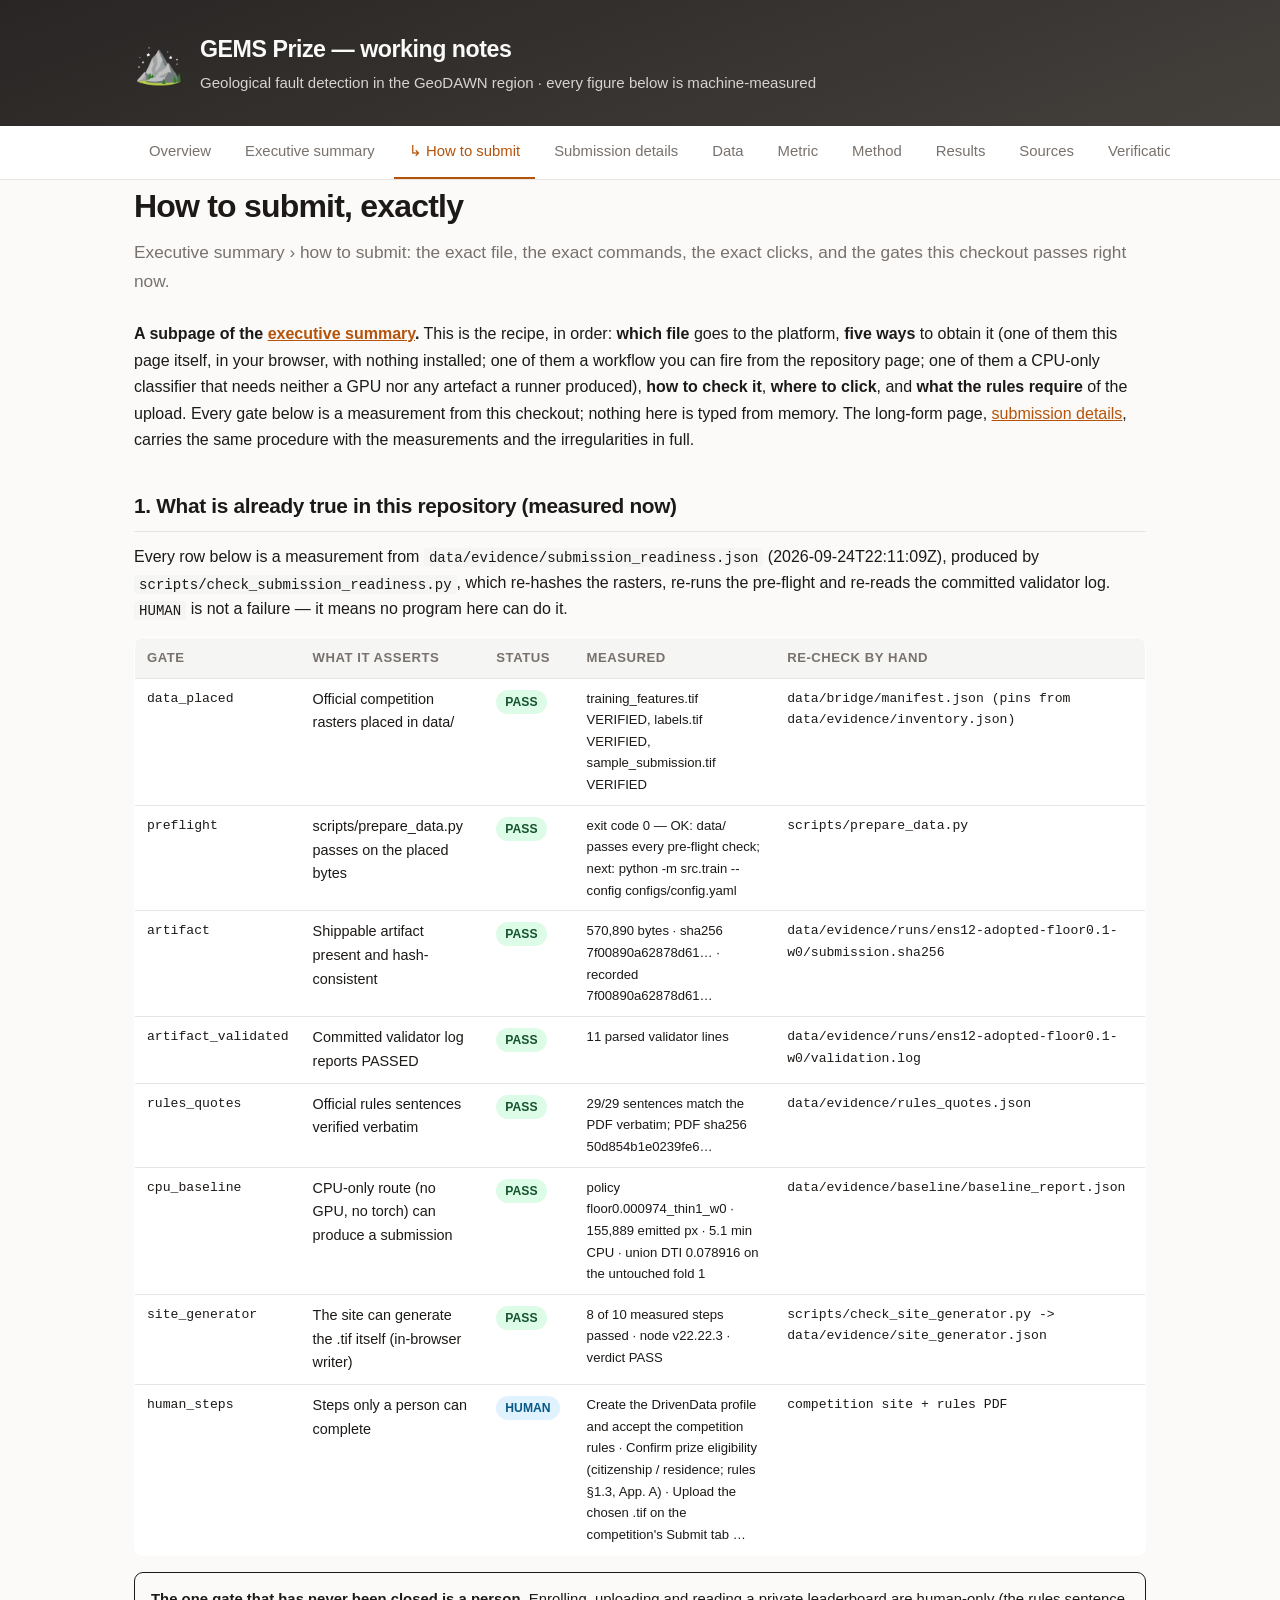
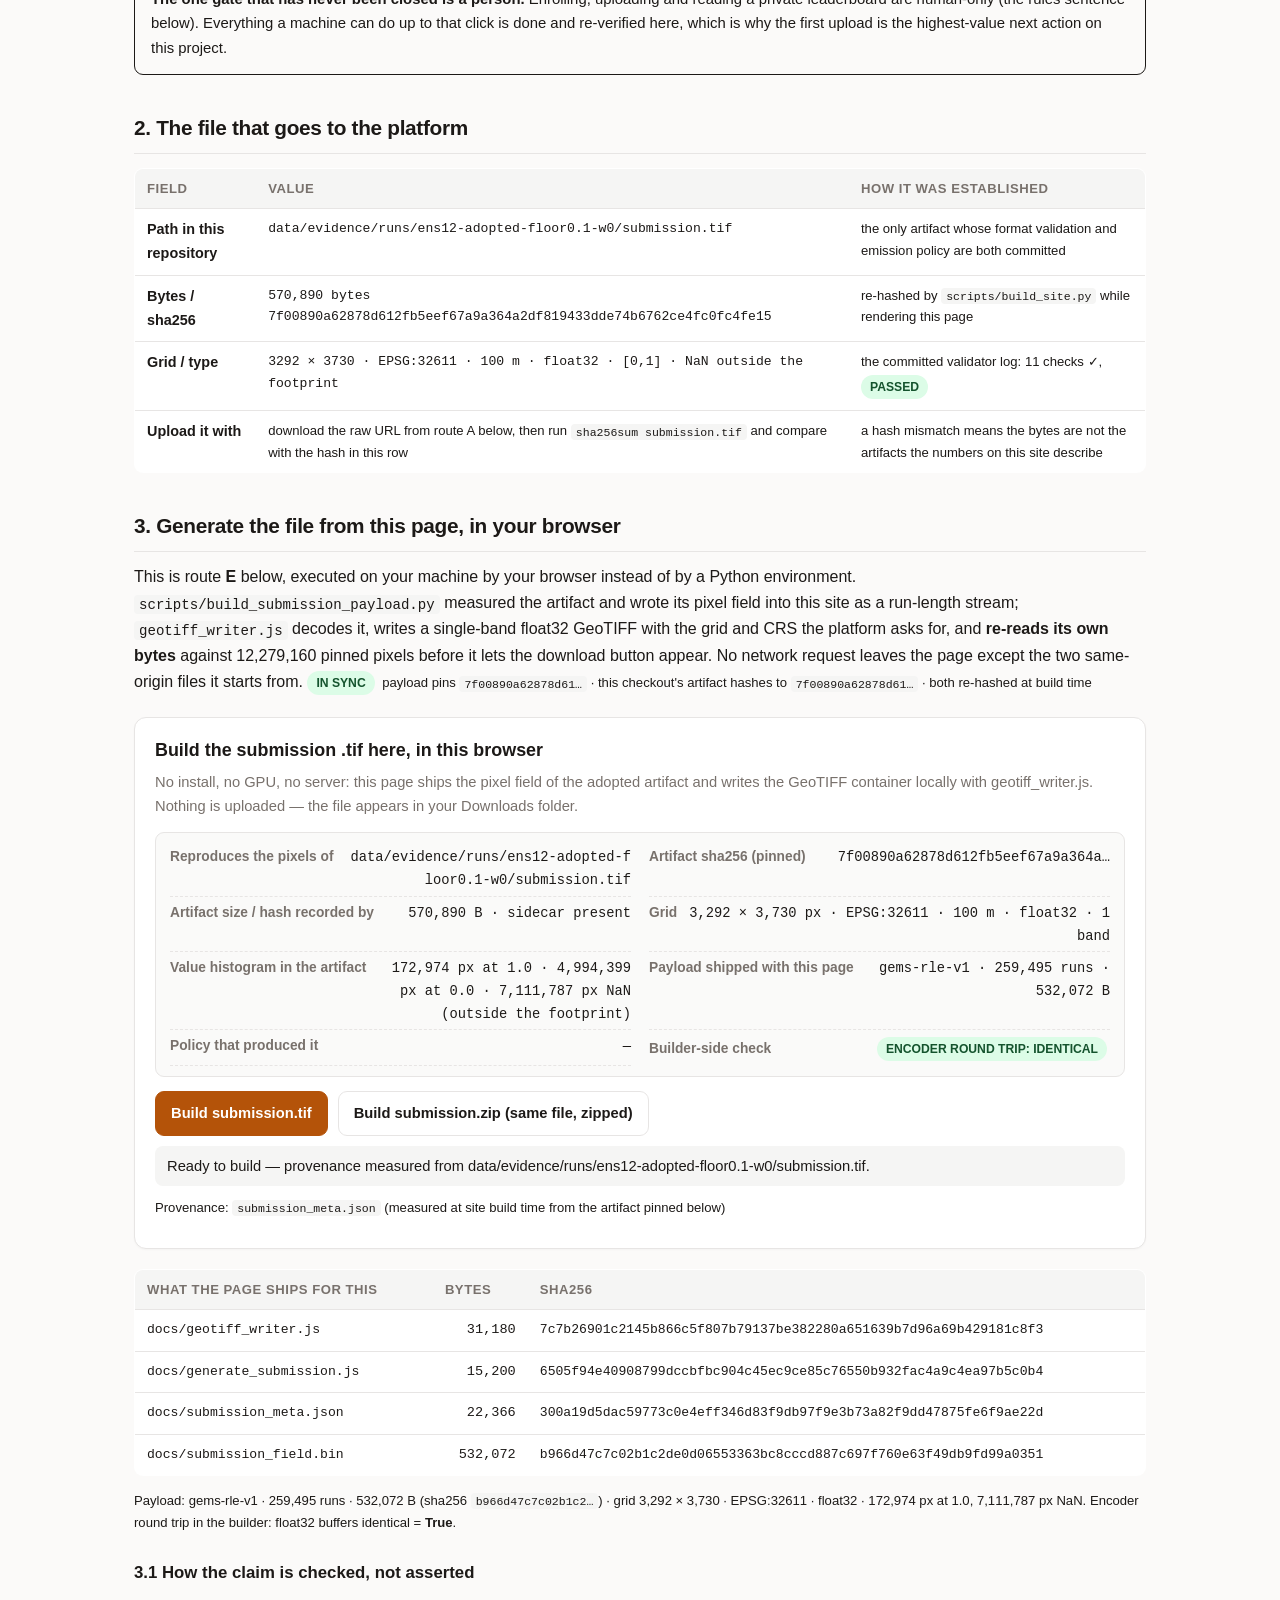
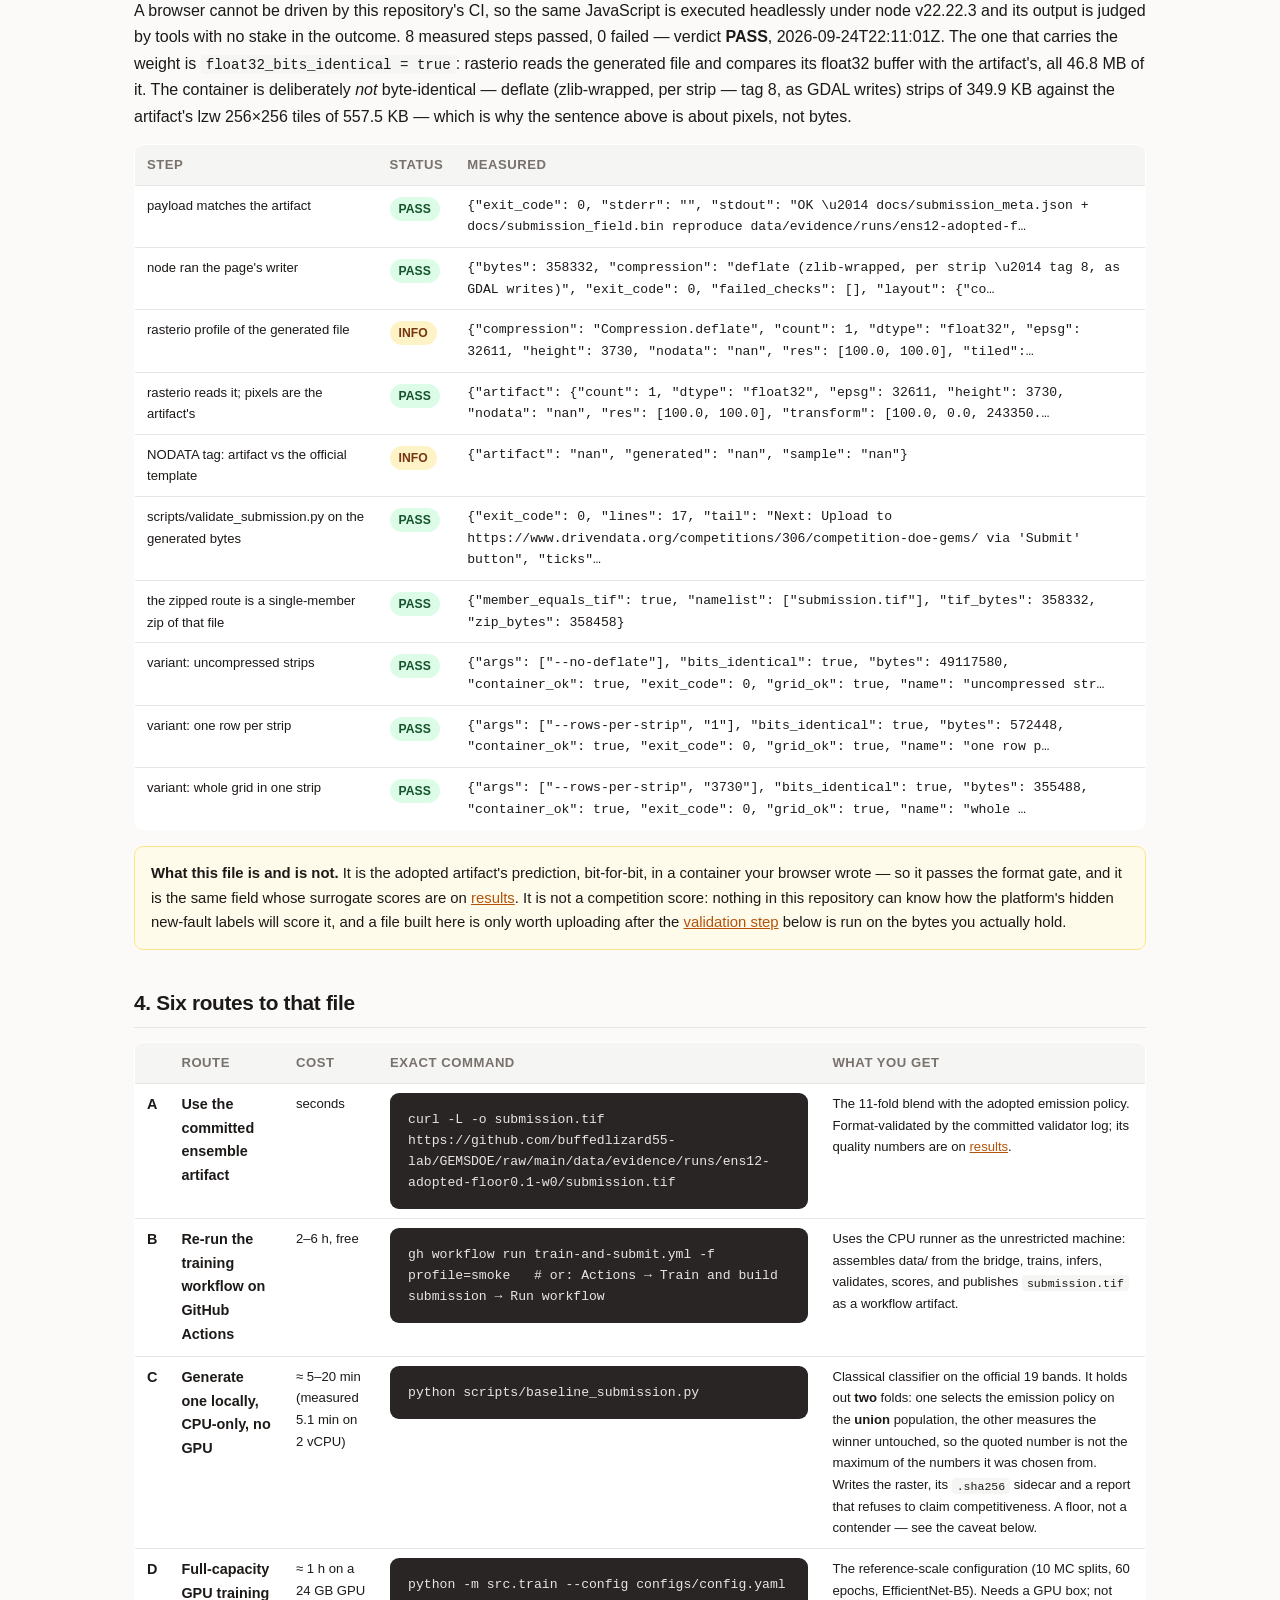
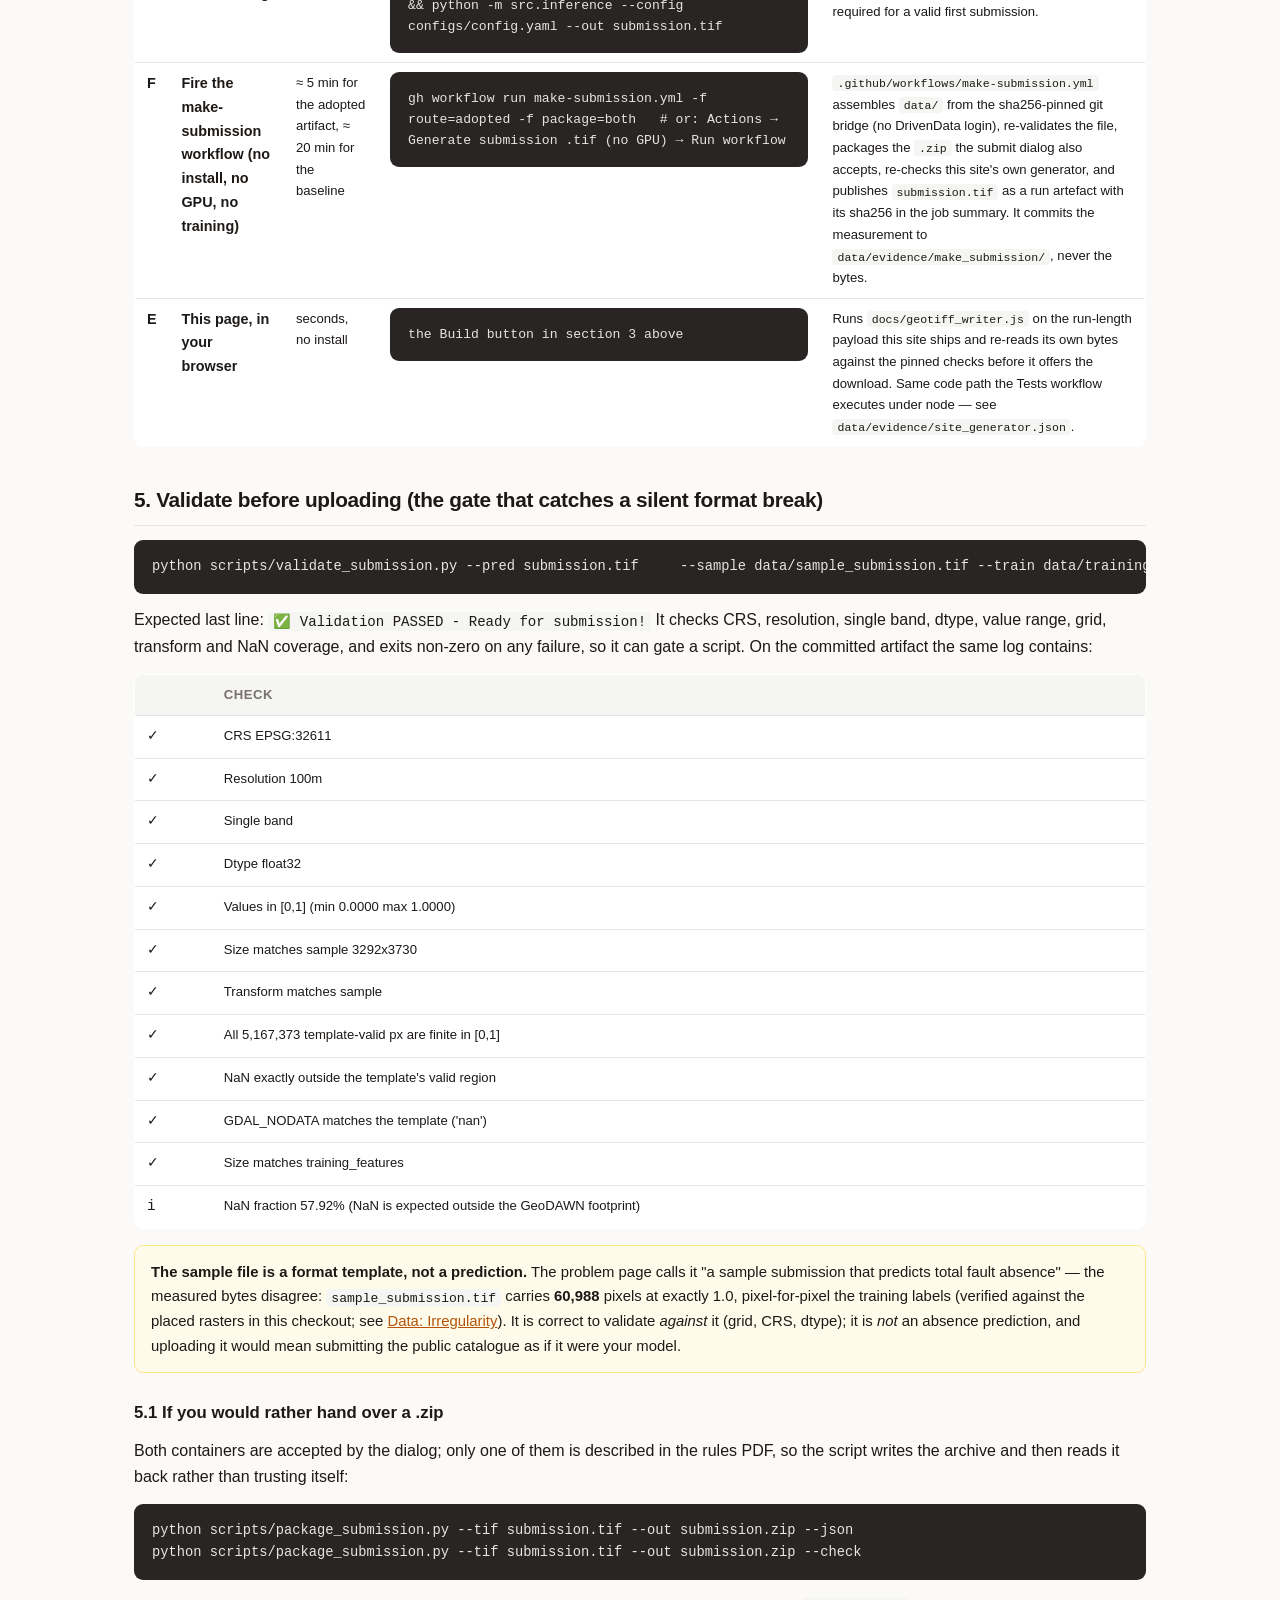
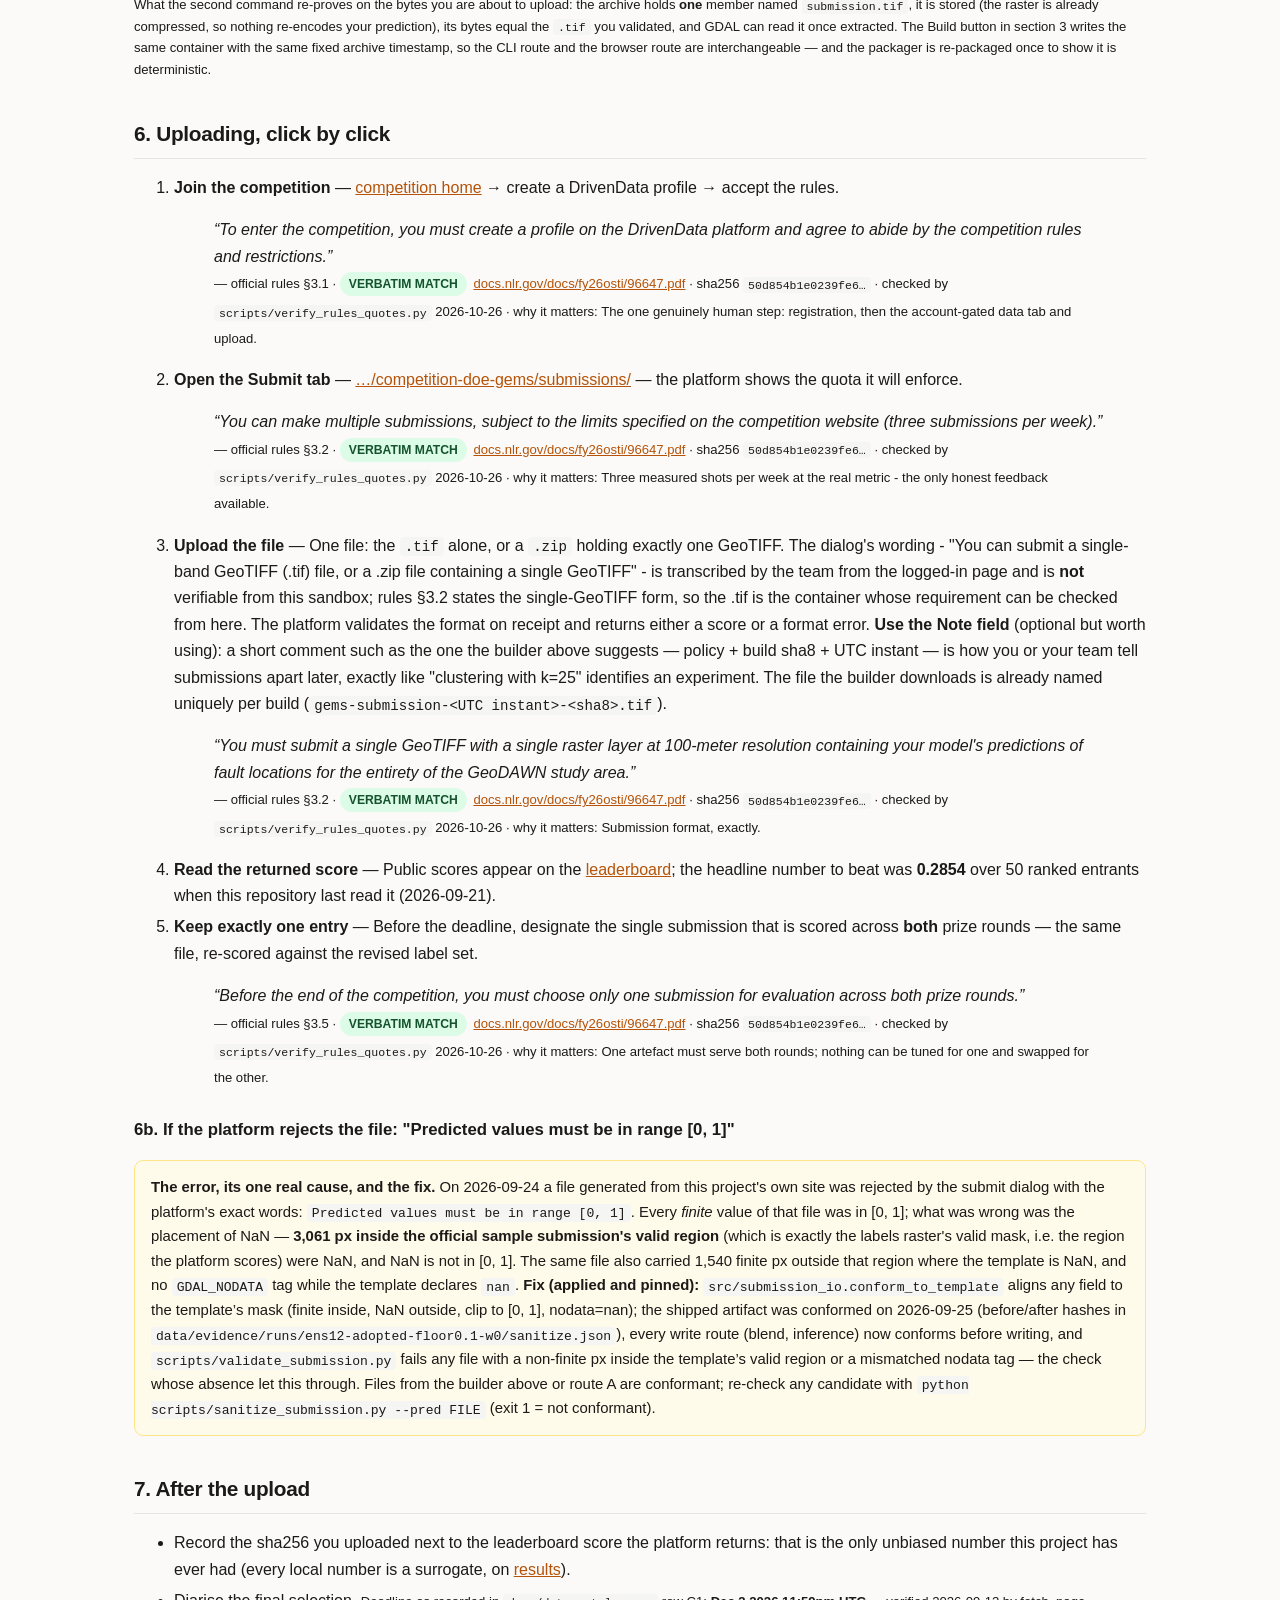
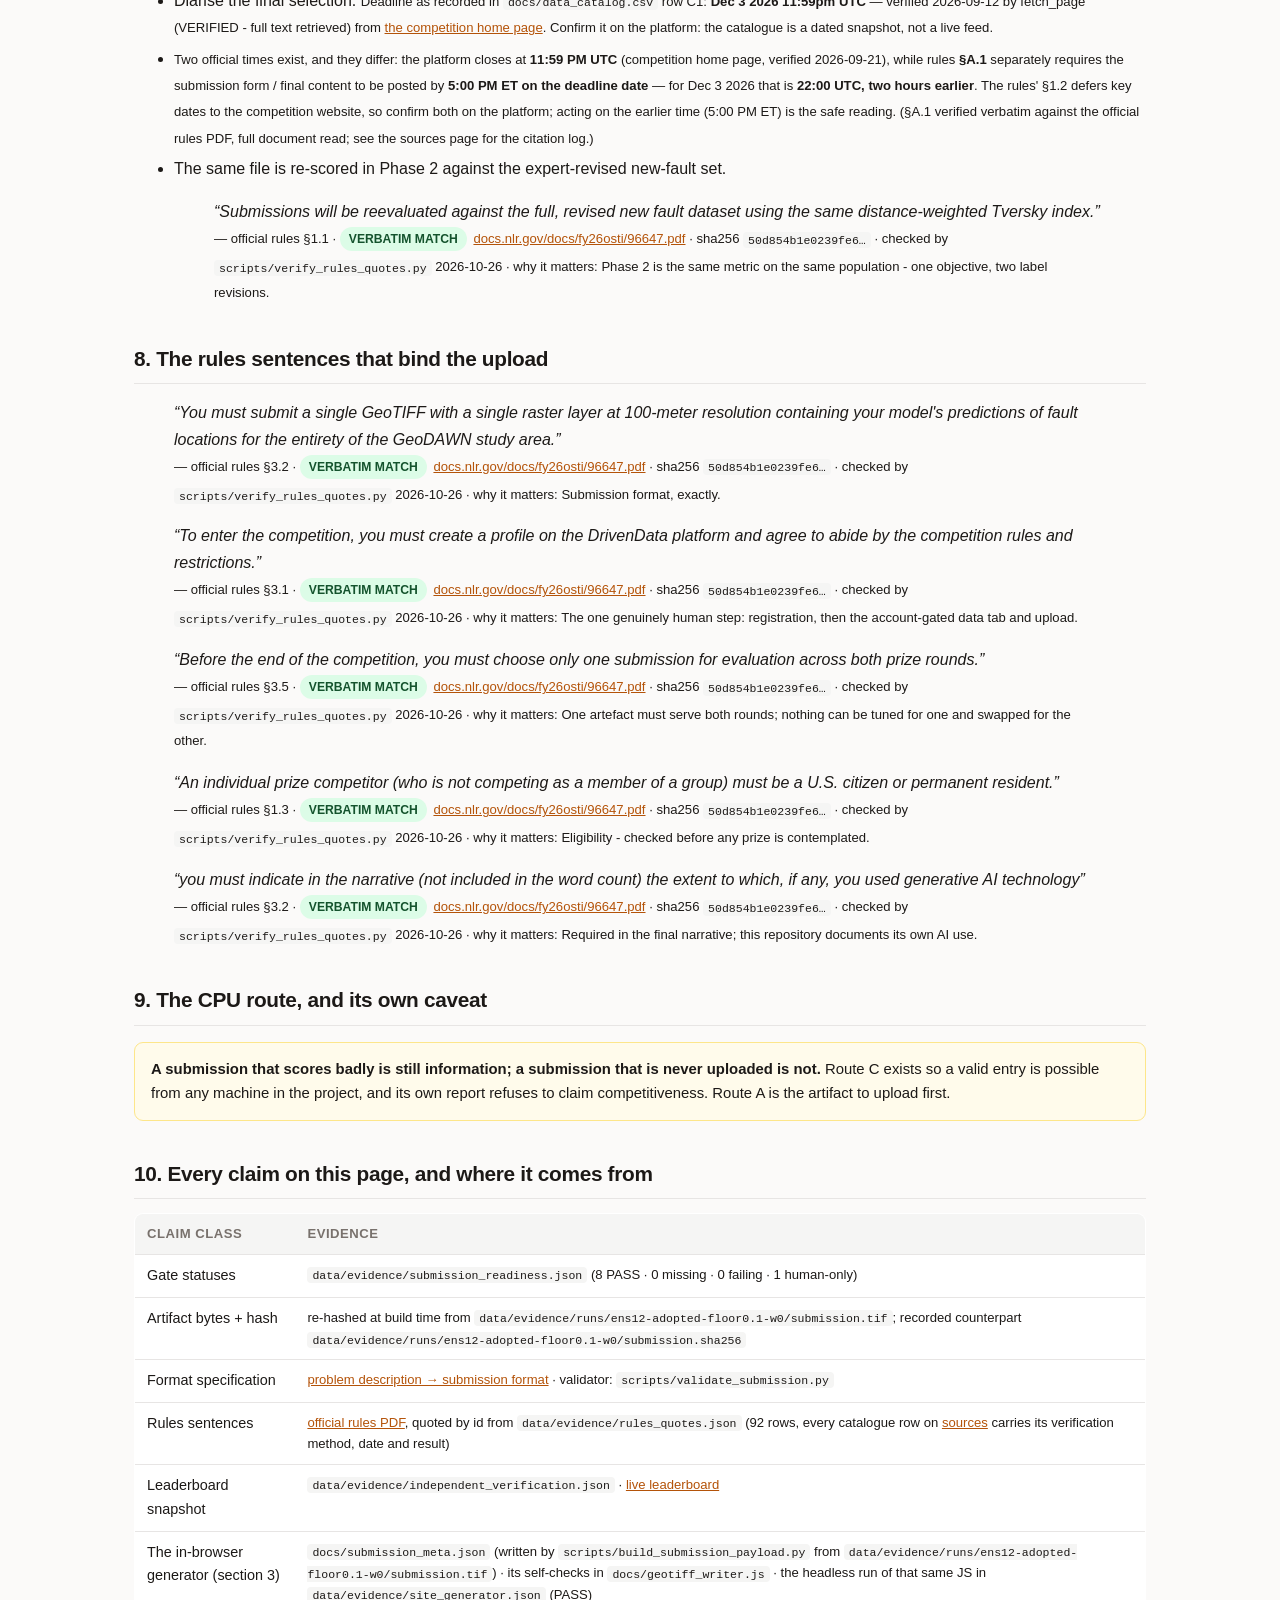
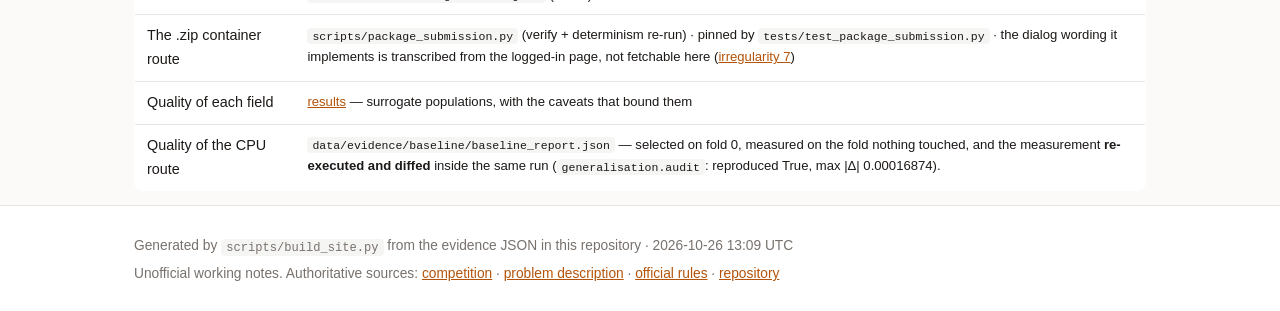
<file: docs/how_to_submit.html>
<!DOCTYPE html>
<html lang="en"><head>
<meta charset="utf-8">
<meta name="viewport" content="width=device-width, initial-scale=1">
<title>How to submit, exactly — GEMS Prize</title>
<meta name="description" content="Auditable, machine-verified working notes for the DOE GEMS Prize fault-detection challenge.">
<link rel="stylesheet" href="style.css">
<link rel="icon" href="data:image/svg+xml,<svg xmlns=%22http://www.w3.org/2000/svg%22 viewBox=%220 0 100 100%22><text y=%22.9em%22 font-size=%2290%22>⛰️</text></svg>">
</head><body>
<header>
  <div class="wrap">
    <div class="brand"><span class="logo">⛰️</span>
      <div><div class="name">GEMS Prize — working notes</div>
      <div class="tag">Geological fault detection in the GeoDAWN region · every figure below is machine-measured</div></div>
    </div>
  </div>
</header>
<nav><div class="wrap"><a href="index.html">Overview</a><a href="executive_summary.html">Executive summary</a><a href="how_to_submit.html" class="active">↳ How to submit</a><a href="submission.html">Submission details</a><a href="data.html">Data</a><a href="metric.html">Metric</a><a href="method.html">Method</a><a href="results.html">Results</a><a href="sources.html">Sources</a><a href="verification.html">Verification</a><a href="review.html">Current review</a><a href="reproduce.html">Reproduce</a></div></nav>
<main class="wrap">
<h1>How to submit, exactly</h1>
<p class="lede">Executive summary › how to submit: the exact file, the exact commands, the exact clicks, and the gates this checkout passes right now.</p>

<p><b>A subpage of the <a href="executive_summary.html">executive summary</a>.</b> This is the
recipe, in order: <b>which file</b> goes to the platform, <b>five ways</b> to obtain it (one of them
this page itself, in your browser, with nothing installed; one of them a workflow you can fire from
the repository page; one of them a CPU-only classifier that needs neither a GPU nor any artefact a
runner produced), <b>how to check it</b>,
<b>where to click</b>, and <b>what the rules require</b> of the upload. Every gate below is a
measurement from this checkout; nothing here is typed from memory. The long-form page,
<a href="submission.html">submission details</a>, carries the same procedure with the measurements
and the irregularities in full.</p>

<h2 id="gates">1. What is already true in this repository (measured now)</h2>
<p>Every row below is a measurement from <code>data/evidence/submission_readiness.json</code>
(2026-09-24T22:11:09Z), produced by
<code>scripts/check_submission_readiness.py</code>, which re-hashes the rasters, re-runs the
pre-flight and re-reads the committed validator log. <code>HUMAN</code> is not a failure — it
means no program here can do it.</p>
<table><thead><tr><th>Gate</th><th>What it asserts</th><th>Status</th><th>Measured</th><th>Re-check by hand</th></tr></thead><tbody><tr><td class="mono small">data_placed</td><td>Official competition rasters placed in data/</td><td><span class="pill ok">PASS</span></td><td class="small">training_features.tif VERIFIED, labels.tif VERIFIED, sample_submission.tif VERIFIED</td><td class="small mono">data/bridge/manifest.json (pins from data/evidence/inventory.json)</td></tr><tr><td class="mono small">preflight</td><td>scripts/prepare_data.py passes on the placed bytes</td><td><span class="pill ok">PASS</span></td><td class="small">exit code 0 — OK: data/ passes every pre-flight check; next: python -m src.train --config configs/config.yaml</td><td class="small mono">scripts/prepare_data.py</td></tr><tr><td class="mono small">artifact</td><td>Shippable artifact present and hash-consistent</td><td><span class="pill ok">PASS</span></td><td class="small">570,890 bytes · sha256 7f00890a62878d61… · recorded 7f00890a62878d61…</td><td class="small mono">data/evidence/runs/ens12-adopted-floor0.1-w0/submission.sha256</td></tr><tr><td class="mono small">artifact_validated</td><td>Committed validator log reports PASSED</td><td><span class="pill ok">PASS</span></td><td class="small">11 parsed validator lines</td><td class="small mono">data/evidence/runs/ens12-adopted-floor0.1-w0/validation.log</td></tr><tr><td class="mono small">rules_quotes</td><td>Official rules sentences verified verbatim</td><td><span class="pill ok">PASS</span></td><td class="small">29/29 sentences match the PDF verbatim; PDF sha256 50d854b1e0239fe6…</td><td class="small mono">data/evidence/rules_quotes.json</td></tr><tr><td class="mono small">cpu_baseline</td><td>CPU-only route (no GPU, no torch) can produce a submission</td><td><span class="pill ok">PASS</span></td><td class="small">policy floor0.000974_thin1_w0 · 155,889 emitted px · 5.1 min CPU · union DTI 0.078916 on the untouched fold 1</td><td class="small mono">data/evidence/baseline/baseline_report.json</td></tr><tr><td class="mono small">site_generator</td><td>The site can generate the .tif itself (in-browser writer)</td><td><span class="pill ok">PASS</span></td><td class="small">8 of 10 measured steps passed · node v22.22.3 · verdict PASS</td><td class="small mono">scripts/check_site_generator.py -&gt; data/evidence/site_generator.json</td></tr><tr><td class="mono small">human_steps</td><td>Steps only a person can complete</td><td><span class="pill info">HUMAN</span></td><td class="small">Create the DrivenData profile and accept the competition rules · Confirm prize eligibility (citizenship / residence; rules §1.3, App. A) · Upload the chosen .tif on the competition&#x27;s Submit tab …</td><td class="small mono">competition site + rules PDF</td></tr></tbody></table>
<div class="note info"><strong>The one gate that has never been closed is a person.</strong> Enrolling, uploading and reading a private leaderboard are human-only (the rules sentence below). Everything a machine can do up to that click is done and re-verified here, which is why the first upload is the highest-value next action on this project.</div>

<h2 id="file">2. The file that goes to the platform</h2>
<table><thead><tr><th>Field</th><th>Value</th><th>How it was established</th></tr></thead><tbody>
<tr><td><b>Path in this repository</b></td><td class="mono small">data/evidence/runs/ens12-adopted-floor0.1-w0/submission.tif</td>
<td class="small">the only artifact whose format validation and emission policy are both committed</td></tr>
<tr><td><b>Bytes / sha256</b></td>
<td class="mono small">570,890 bytes<br>7f00890a62878d612fb5eef67a9a364a2df819433dde74b6762ce4fc0fc4fe15</td>
<td class="small">re-hashed by <code>scripts/build_site.py</code> while rendering this page</td></tr>
<tr><td><b>Grid / type</b></td><td class="mono small">3292 × 3730 · EPSG:32611 · 100 m · float32 · [0,1] · NaN outside the footprint</td>
<td class="small">the committed validator log: 11 checks ✓,
<span class="pill ok">PASSED</span></td></tr>
<tr><td><b>Upload it with</b></td>
<td class="small">download the raw URL from route A below, then run
<code>sha256sum submission.tif</code> and compare with the hash in this row</td>
<td class="small">a hash mismatch means the bytes are not the artifacts the numbers on this site describe</td></tr>
</tbody></table>


<h2 id="generate">3. Generate the file from this page, in your browser</h2>
<p>This is route <b>E</b> below, executed on your machine by your browser instead of by a Python
environment. <code>scripts/build_submission_payload.py</code> measured the artifact and wrote its
pixel field into this site as a run-length stream; <code>geotiff_writer.js</code> decodes it, writes
a single-band float32 GeoTIFF with the grid and CRS the platform asks for, and <b>re-reads its own
bytes</b> against 12,279,160 pinned pixels before it lets the download
button appear. No network request leaves the page except the two same-origin files it starts from.
<span class="pill ok">IN SYNC</span> <span class="small">payload pins <code>7f00890a62878d61…</code> · this checkout's
artifact hashes to <code>7f00890a62878d61…</code> · both re-hashed at build time</span></p>

<div id="tif-generator" data-meta="submission_meta.json" data-blob="submission_field.bin"
     data-artifact="data/evidence/runs/ens12-adopted-floor0.1-w0/submission.tif" data-sha256="7f00890a62878d612fb5eef67a9a364a2df819433dde74b6762ce4fc0fc4fe15"></div>

<table><thead><tr><th>What the page ships for this</th><th>Bytes</th><th>sha256</th></tr></thead><tbody>
<tr><td class="mono small">docs/geotiff_writer.js</td><td class="num">31,180</td><td class="mono small">7c7b26901c2145b866c5f807b79137be382280a651639b7d96a69b429181c8f3</td></tr><tr><td class="mono small">docs/generate_submission.js</td><td class="num">15,200</td><td class="mono small">6505f94e40908799dccbfbc904c45ec9ce85c76550b932fac4a9c4ea97b5c0b4</td></tr><tr><td class="mono small">docs/submission_meta.json</td><td class="num">22,366</td><td class="mono small">300a19d5dac59773c0e4eff346d83f9db97f9e3b73a82f9dd47875fe6f9ae22d</td></tr><tr><td class="mono small">docs/submission_field.bin</td><td class="num">532,072</td><td class="mono small">b966d47c7c02b1c2de0d06553363bc8cccd887c697f760e63f49db9fd99a0351</td></tr>
</tbody></table>
<p class="small">Payload: gems-rle-v1 · 259,495 runs ·
532,072 B (sha256 <code>b966d47c7c02b1c2…</code>) ·
grid 3,292 × 3,730 · EPSG:32611 ·
float32 · 172,974 px at 1.0, 7,111,787 px NaN.
Encoder round trip in the builder: float32 buffers identical = <b>True</b>.</p>

<h3>3.1 How the claim is checked, not asserted</h3>
<p>A browser cannot be driven by this repository's CI, so the same JavaScript is executed headlessly
under node v22.22.3 and its output is judged by tools with no stake
in the outcome. 8 measured steps passed, 0 failed — verdict <b>PASS</b>,
2026-09-24T22:11:01Z. The one that carries the weight is
<code>float32_bits_identical = true</code>: rasterio reads the generated file and
compares its float32 buffer with the artifact's, all 46.8 MB
of it. The container is deliberately <em>not</em> byte-identical — deflate (zlib-wrapped, per strip — tag 8, as GDAL writes) strips of
349.9 KB against the artifact's lzw
256×256 tiles of
557.5 KB — which is why the sentence above is about pixels, not bytes.</p>
<table><thead><tr><th>Step</th><th>Status</th><th>Measured</th></tr></thead><tbody><tr><td class="small">payload matches the artifact</td><td><span class="pill ok">PASS</span></td><td class="small mono">{&quot;exit_code&quot;: 0, &quot;stderr&quot;: &quot;&quot;, &quot;stdout&quot;: &quot;OK \u2014 docs/submission_meta.json + docs/submission_field.bin reproduce data/evidence/runs/ens12-adopted-f…</td></tr><tr><td class="small">node ran the page&#x27;s writer</td><td><span class="pill ok">PASS</span></td><td class="small mono">{&quot;bytes&quot;: 358332, &quot;compression&quot;: &quot;deflate (zlib-wrapped, per strip \u2014 tag 8, as GDAL writes)&quot;, &quot;exit_code&quot;: 0, &quot;failed_checks&quot;: [], &quot;layout&quot;: {&quot;co…</td></tr><tr><td class="small">rasterio profile of the generated file</td><td><span class="pill warn">INFO</span></td><td class="small mono">{&quot;compression&quot;: &quot;Compression.deflate&quot;, &quot;count&quot;: 1, &quot;dtype&quot;: &quot;float32&quot;, &quot;epsg&quot;: 32611, &quot;height&quot;: 3730, &quot;nodata&quot;: &quot;nan&quot;, &quot;res&quot;: [100.0, 100.0], &quot;tiled&quot;:…</td></tr><tr><td class="small">rasterio reads it; pixels are the artifact&#x27;s</td><td><span class="pill ok">PASS</span></td><td class="small mono">{&quot;artifact&quot;: {&quot;count&quot;: 1, &quot;dtype&quot;: &quot;float32&quot;, &quot;epsg&quot;: 32611, &quot;height&quot;: 3730, &quot;nodata&quot;: &quot;nan&quot;, &quot;res&quot;: [100.0, 100.0], &quot;transform&quot;: [100.0, 0.0, 243350.…</td></tr><tr><td class="small">NODATA tag: artifact vs the official template</td><td><span class="pill warn">INFO</span></td><td class="small mono">{&quot;artifact&quot;: &quot;nan&quot;, &quot;generated&quot;: &quot;nan&quot;, &quot;sample&quot;: &quot;nan&quot;}</td></tr><tr><td class="small">scripts/validate_submission.py on the generated bytes</td><td><span class="pill ok">PASS</span></td><td class="small mono">{&quot;exit_code&quot;: 0, &quot;lines&quot;: 17, &quot;tail&quot;: &quot;Next: Upload to https://www.drivendata.org/competitions/306/competition-doe-gems/ via &#x27;Submit&#x27; button&quot;, &quot;ticks&quot;…</td></tr><tr><td class="small">the zipped route is a single-member zip of that file</td><td><span class="pill ok">PASS</span></td><td class="small mono">{&quot;member_equals_tif&quot;: true, &quot;namelist&quot;: [&quot;submission.tif&quot;], &quot;tif_bytes&quot;: 358332, &quot;zip_bytes&quot;: 358458}</td></tr><tr><td class="small">variant: uncompressed strips</td><td><span class="pill ok">PASS</span></td><td class="small mono">{&quot;args&quot;: [&quot;--no-deflate&quot;], &quot;bits_identical&quot;: true, &quot;bytes&quot;: 49117580, &quot;container_ok&quot;: true, &quot;exit_code&quot;: 0, &quot;grid_ok&quot;: true, &quot;name&quot;: &quot;uncompressed str…</td></tr><tr><td class="small">variant: one row per strip</td><td><span class="pill ok">PASS</span></td><td class="small mono">{&quot;args&quot;: [&quot;--rows-per-strip&quot;, &quot;1&quot;], &quot;bits_identical&quot;: true, &quot;bytes&quot;: 572448, &quot;container_ok&quot;: true, &quot;exit_code&quot;: 0, &quot;grid_ok&quot;: true, &quot;name&quot;: &quot;one row p…</td></tr><tr><td class="small">variant: whole grid in one strip</td><td><span class="pill ok">PASS</span></td><td class="small mono">{&quot;args&quot;: [&quot;--rows-per-strip&quot;, &quot;3730&quot;], &quot;bits_identical&quot;: true, &quot;bytes&quot;: 355488, &quot;container_ok&quot;: true, &quot;exit_code&quot;: 0, &quot;grid_ok&quot;: true, &quot;name&quot;: &quot;whole …</td></tr></tbody></table>
<div class="note warn"><b>What this file is and is not.</b> It is the adopted artifact's prediction, bit-for-bit, in a container your browser wrote — so it passes the format gate, and it is the same field whose surrogate scores are on <a href="results.html">results</a>. It is not a competition score: nothing in this repository can know how the platform's hidden new-fault labels will score it, and a file built here is only worth uploading after the <a href="#validate">validation step</a> below is run on the bytes you actually hold.</div>


<h2 id="routes">4. Six routes to that file</h2>
<table><thead><tr><th></th><th>Route</th><th>Cost</th><th>Exact command</th><th>What you get</th></tr></thead>
<tbody><tr><td><b>A</b></td><td><b>Use the committed ensemble artifact</b></td><td class="small">seconds</td><td><pre class="mono small" style="margin:0;white-space:pre-wrap">curl -L -o submission.tif https://github.com/buffedlizard55-lab/GEMSDOE/raw/main/data/evidence/runs/ens12-adopted-floor0.1-w0/submission.tif</pre></td><td class="small">The 11-fold blend with the adopted emission policy. Format-validated by the committed validator log; its quality numbers are on <a href="results.html">results</a>.</td></tr><tr><td><b>B</b></td><td><b>Re-run the training workflow on GitHub Actions</b></td><td class="small">2–6 h, free</td><td><pre class="mono small" style="margin:0;white-space:pre-wrap">gh workflow run train-and-submit.yml -f profile=smoke   # or: Actions → Train and build submission → Run workflow</pre></td><td class="small">Uses the CPU runner as the unrestricted machine: assembles data/ from the bridge, trains, infers, validates, scores, and publishes <code>submission.tif</code> as a workflow artifact.</td></tr><tr><td><b>C</b></td><td><b>Generate one locally, CPU-only, no GPU</b></td><td class="small">≈ 5–20 min (measured 5.1 min on 2 vCPU)</td><td><pre class="mono small" style="margin:0;white-space:pre-wrap">python scripts/baseline_submission.py</pre></td><td class="small">Classical classifier on the official 19 bands. It holds out <b>two</b> folds: one selects the emission policy on the <b>union</b> population, the other measures the winner untouched, so the quoted number is not the maximum of the numbers it was chosen from. Writes the raster, its <code>.sha256</code> sidecar and a report that refuses to claim competitiveness. A floor, not a contender — see the caveat below.</td></tr><tr><td><b>D</b></td><td><b>Full-capacity GPU training</b></td><td class="small">≈ 1 h on a 24 GB GPU</td><td><pre class="mono small" style="margin:0;white-space:pre-wrap">python -m src.train --config configs/config.yaml &amp;&amp; python -m src.inference --config configs/config.yaml --out submission.tif</pre></td><td class="small">The reference-scale configuration (10 MC splits, 60 epochs, EfficientNet-B5). Needs a GPU box; not required for a valid first submission.</td></tr><tr><td><b>F</b></td><td><b>Fire the make-submission workflow (no install, no GPU, no training)</b></td><td class="small">≈ 5 min for the adopted artifact, ≈ 20 min for the baseline</td><td><pre class="mono small" style="margin:0;white-space:pre-wrap">gh workflow run make-submission.yml -f route=adopted -f package=both   # or: Actions → Generate submission .tif (no GPU) → Run workflow</pre></td><td class="small"><code>.github/workflows/make-submission.yml</code> assembles <code>data/</code> from the sha256-pinned git bridge (no DrivenData login), re-validates the file, packages the <code>.zip</code> the submit dialog also accepts, re-checks this site's own generator, and publishes <code>submission.tif</code> as a run artefact with its sha256 in the job summary. It commits the measurement to <code>data/evidence/make_submission/</code>, never the bytes.</td></tr><tr><td><b>E</b></td><td><b>This page, in your browser</b></td><td class="small">seconds, no install</td><td><pre class="mono small" style="margin:0;white-space:pre-wrap">the Build button in section 3 above</pre></td><td class="small">Runs <code>docs/geotiff_writer.js</code> on the run-length payload this site ships and re-reads its own bytes against the pinned checks before it offers the download. Same code path the Tests workflow executes under node — see <code>data/evidence/site_generator.json</code>.</td></tr></tbody></table>

<h2 id="validate">5. Validate before uploading (the gate that catches a silent format break)</h2>
<pre><code>python scripts/validate_submission.py --pred submission.tif     --sample data/sample_submission.tif --train data/training_features.tif</code></pre>
<p>Expected last line: <code>✅ Validation PASSED - Ready for submission!</code> It checks CRS,
resolution, single band, dtype, value range, grid, transform and NaN coverage, and exits non-zero on
any failure, so it can gate a script. On the committed artifact the same log contains:</p>
<table><thead><tr><th></th><th>Check</th></tr></thead><tbody>
<tr><td class="mono">✓</td><td class="small">CRS EPSG:32611</td></tr><tr><td class="mono">✓</td><td class="small">Resolution 100m</td></tr><tr><td class="mono">✓</td><td class="small">Single band</td></tr><tr><td class="mono">✓</td><td class="small">Dtype float32</td></tr><tr><td class="mono">✓</td><td class="small">Values in [0,1] (min 0.0000 max 1.0000)</td></tr><tr><td class="mono">✓</td><td class="small">Size matches sample 3292x3730</td></tr><tr><td class="mono">✓</td><td class="small">Transform matches sample</td></tr><tr><td class="mono">✓</td><td class="small">All 5,167,373 template-valid px are finite in [0,1]</td></tr><tr><td class="mono">✓</td><td class="small">NaN exactly outside the template&#x27;s valid region</td></tr><tr><td class="mono">✓</td><td class="small">GDAL_NODATA matches the template (&#x27;nan&#x27;)</td></tr><tr><td class="mono">✓</td><td class="small">Size matches training_features</td></tr><tr><td class="mono">i</td><td class="small">NaN fraction 57.92% (NaN is expected outside the GeoDAWN footprint)</td></tr>
</tbody></table>
<div class="note warn"><b>The sample file is a format template, not a prediction.</b> The problem page calls it "a sample submission that predicts total fault absence" — the measured bytes disagree: <code>sample_submission.tif</code> carries <b>60,988</b> pixels at exactly 1.0, pixel-for-pixel the training labels (verified against the placed rasters in this checkout; see <a href="data.html#irregularity">Data: Irregularity</a>). It is correct to validate <em>against</em> it (grid, CRS, dtype); it is <em>not</em> an absence prediction, and uploading it would mean submitting the public catalogue as if it were your model.</div>

<h3 id="package">5.1 If you would rather hand over a .zip</h3>
<p>Both containers are accepted by the dialog; only one of them is described in the rules PDF, so the
script writes the archive and then reads it back rather than trusting itself:</p>
<pre><code>python scripts/package_submission.py --tif submission.tif --out submission.zip --json
python scripts/package_submission.py --tif submission.tif --out submission.zip --check</code></pre>
<p class="small">What the second command re-proves on the bytes you are about to upload: the archive
holds <b>one</b> member named <code>submission.tif</code>, it is stored (the raster is already
compressed, so nothing re-encodes your prediction), its bytes equal the <code>.tif</code> you
validated, and GDAL can read it once extracted. The Build button in section 3 writes the same
container with the same fixed archive timestamp, so the CLI route and the browser route are
interchangeable — and the packager is re-packaged once to show it is deterministic.</p>

<h2 id="upload">6. Uploading, click by click</h2>
<ol><li><b>Join the competition</b> — <a href="https://www.drivendata.org/competitions/306/competition-doe-gems/">competition home</a> &rarr; create a DrivenData profile &rarr; accept the rules.<blockquote><p><em>&ldquo;To enter the competition, you must create a profile on the DrivenData platform and agree to abide by the competition rules and restrictions.&rdquo;</em><br><span class="small">— official rules §3.1 · <span class="pill ok">VERBATIM MATCH</span> <a href="https://docs.nlr.gov/docs/fy26osti/96647.pdf">docs.nlr.gov/docs/fy26osti/96647.pdf</a> · sha256 <code>50d854b1e0239fe6…</code> · checked by <code>scripts/verify_rules_quotes.py</code> 2026-10-26 · why it matters: The one genuinely human step: registration, then the account-gated data tab and upload.</span></p></blockquote></li><li><b>Open the Submit tab</b> — <a href="https://www.drivendata.org/competitions/306/competition-doe-gems/submissions/">…/competition-doe-gems/submissions/</a> — the platform shows the quota it will enforce.<blockquote><p><em>&ldquo;You can make multiple submissions, subject to the limits specified on the competition website (three submissions per week).&rdquo;</em><br><span class="small">— official rules §3.2 · <span class="pill ok">VERBATIM MATCH</span> <a href="https://docs.nlr.gov/docs/fy26osti/96647.pdf">docs.nlr.gov/docs/fy26osti/96647.pdf</a> · sha256 <code>50d854b1e0239fe6…</code> · checked by <code>scripts/verify_rules_quotes.py</code> 2026-10-26 · why it matters: Three measured shots per week at the real metric - the only honest feedback available.</span></p></blockquote></li><li><b>Upload the file</b> — One file: the <code>.tif</code> alone, or a <code>.zip</code> holding exactly one GeoTIFF. The dialog's wording - "You can submit a single-band GeoTIFF (.tif) file, or a .zip file containing a single GeoTIFF" - is transcribed by the team from the logged-in page and is <b>not</b> verifiable from this sandbox; rules §3.2 states the single-GeoTIFF form, so the .tif is the container whose requirement can be checked from here. The platform validates the format on receipt and returns either a score or a format error. <b>Use the Note field</b> (optional but worth using): a short comment such as the one the builder above suggests — policy + build sha8 + UTC instant — is how you or your team tell submissions apart later, exactly like "clustering with k=25" identifies an experiment. The file the builder downloads is already named uniquely per build (<code>gems-submission-&lt;UTC instant&gt;-&lt;sha8&gt;.tif</code>).<blockquote><p><em>&ldquo;You must submit a single GeoTIFF with a single raster layer at 100-meter resolution containing your model&#x27;s predictions of fault locations for the entirety of the GeoDAWN study area.&rdquo;</em><br><span class="small">— official rules §3.2 · <span class="pill ok">VERBATIM MATCH</span> <a href="https://docs.nlr.gov/docs/fy26osti/96647.pdf">docs.nlr.gov/docs/fy26osti/96647.pdf</a> · sha256 <code>50d854b1e0239fe6…</code> · checked by <code>scripts/verify_rules_quotes.py</code> 2026-10-26 · why it matters: Submission format, exactly.</span></p></blockquote></li><li><b>Read the returned score</b> — Public scores appear on the <a href="https://www.drivendata.org/competitions/306/competition-doe-gems/leaderboard/">leaderboard</a>; the headline number to beat was <b>0.2854</b> over 50 ranked entrants when this repository last read it (2026-09-21).</li><li><b>Keep exactly one entry</b> — Before the deadline, designate the single submission that is scored across <b>both</b> prize rounds — the same file, re-scored against the revised label set.<blockquote><p><em>&ldquo;Before the end of the competition, you must choose only one submission for evaluation across both prize rounds.&rdquo;</em><br><span class="small">— official rules §3.5 · <span class="pill ok">VERBATIM MATCH</span> <a href="https://docs.nlr.gov/docs/fy26osti/96647.pdf">docs.nlr.gov/docs/fy26osti/96647.pdf</a> · sha256 <code>50d854b1e0239fe6…</code> · checked by <code>scripts/verify_rules_quotes.py</code> 2026-10-26 · why it matters: One artefact must serve both rounds; nothing can be tuned for one and swapped for the other.</span></p></blockquote></li></ol>

<h3 id="rejection">6b. If the platform rejects the file: &quot;Predicted values must be in range [0, 1]&quot;</h3>
<div class="note warn"><b>The error, its one real cause, and the fix.</b> On 2026-09-24 a file generated from this project's own site was rejected by the submit dialog with the platform's exact words: <code>Predicted values must be in range [0, 1]</code>. Every <i>finite</i> value of that file was in [0, 1]; what was wrong was the placement of NaN &mdash; <b>3,061 px inside the official sample submission's valid region</b> (which is exactly the labels raster's valid mask, i.e. the region the platform scores) were NaN, and NaN is not in [0, 1]. The same file also carried 1,540 finite px outside that region where the template is NaN, and no <code>GDAL_NODATA</code> tag while the template declares <code>nan</code>. <b>Fix (applied and pinned):</b> <code>src/submission_io.conform_to_template</code> aligns any field to the template&rsquo;s mask (finite inside, NaN outside, clip to [0, 1], nodata=nan); the shipped artifact was conformed on 2026-09-25 (before/after hashes in <code>data/evidence/runs/ens12-adopted-floor0.1-w0/sanitize.json</code>), every write route (blend, inference) now conforms before writing, and <code>scripts/validate_submission.py</code> fails any file with a non-finite px inside the template&rsquo;s valid region or a mismatched nodata tag &mdash; the check whose absence let this through. Files from the builder above or route A are conformant; re-check any candidate with <code>python scripts/sanitize_submission.py --pred FILE</code> (exit 1 = not conformant).</div>

<h2 id="after">7. After the upload</h2>
<ul>
<li>Record the sha256 you uploaded next to the leaderboard score the platform returns: that is the
only unbiased number this project has ever had (every local number is a surrogate, on
<a href="results.html">results</a>).</li>
<li>Diarise the final selection. <span class="small">Deadline as recorded in <code>docs/data_catalog.csv</code> row C1: <b>Dec 3 2026 11:59pm UTC</b> — verified 2026-09-12 by fetch_page (VERIFIED - full text retrieved) from <a href="https://www.drivendata.org/competitions/306/competition-doe-gems/">the competition home page</a>. Confirm it on the platform: the catalogue is a dated snapshot, not a live feed.</span></li>
<li><span class="small">Two official times exist, and they differ: the platform closes at <b>11:59 PM UTC</b>
(competition home page, verified 2026-09-21), while rules <b>§A.1</b> separately requires the
submission form / final content to be posted by <b>5:00 PM ET on the deadline date</b> — for
Dec 3 2026 that is <b>22:00 UTC, two hours earlier</b>. The rules' §1.2 defers key dates to the
competition website, so confirm both on the platform; acting on the earlier time (5:00 PM ET)
is the safe reading. (§A.1 verified verbatim against the official rules PDF, full document read;
see the sources page for the citation log.)</span></li>
<li>The same file is re-scored in Phase 2 against the expert-revised new-fault set.
<blockquote><p><em>&ldquo;Submissions will be reevaluated against the full, revised new fault dataset using the same distance-weighted Tversky index.&rdquo;</em><br><span class="small">— official rules §1.1 · <span class="pill ok">VERBATIM MATCH</span> <a href="https://docs.nlr.gov/docs/fy26osti/96647.pdf">docs.nlr.gov/docs/fy26osti/96647.pdf</a> · sha256 <code>50d854b1e0239fe6…</code> · checked by <code>scripts/verify_rules_quotes.py</code> 2026-10-26 · why it matters: Phase 2 is the same metric on the same population - one objective, two label revisions.</span></p></blockquote></li>
</ul>

<h2 id="rules">8. The rules sentences that bind the upload</h2>
<blockquote><p><em>&ldquo;You must submit a single GeoTIFF with a single raster layer at 100-meter resolution containing your model&#x27;s predictions of fault locations for the entirety of the GeoDAWN study area.&rdquo;</em><br><span class="small">— official rules §3.2 · <span class="pill ok">VERBATIM MATCH</span> <a href="https://docs.nlr.gov/docs/fy26osti/96647.pdf">docs.nlr.gov/docs/fy26osti/96647.pdf</a> · sha256 <code>50d854b1e0239fe6…</code> · checked by <code>scripts/verify_rules_quotes.py</code> 2026-10-26 · why it matters: Submission format, exactly.</span></p></blockquote>
<blockquote><p><em>&ldquo;To enter the competition, you must create a profile on the DrivenData platform and agree to abide by the competition rules and restrictions.&rdquo;</em><br><span class="small">— official rules §3.1 · <span class="pill ok">VERBATIM MATCH</span> <a href="https://docs.nlr.gov/docs/fy26osti/96647.pdf">docs.nlr.gov/docs/fy26osti/96647.pdf</a> · sha256 <code>50d854b1e0239fe6…</code> · checked by <code>scripts/verify_rules_quotes.py</code> 2026-10-26 · why it matters: The one genuinely human step: registration, then the account-gated data tab and upload.</span></p></blockquote>
<blockquote><p><em>&ldquo;Before the end of the competition, you must choose only one submission for evaluation across both prize rounds.&rdquo;</em><br><span class="small">— official rules §3.5 · <span class="pill ok">VERBATIM MATCH</span> <a href="https://docs.nlr.gov/docs/fy26osti/96647.pdf">docs.nlr.gov/docs/fy26osti/96647.pdf</a> · sha256 <code>50d854b1e0239fe6…</code> · checked by <code>scripts/verify_rules_quotes.py</code> 2026-10-26 · why it matters: One artefact must serve both rounds; nothing can be tuned for one and swapped for the other.</span></p></blockquote>
<blockquote><p><em>&ldquo;An individual prize competitor (who is not competing as a member of a group) must be a U.S. citizen or permanent resident.&rdquo;</em><br><span class="small">— official rules §1.3 · <span class="pill ok">VERBATIM MATCH</span> <a href="https://docs.nlr.gov/docs/fy26osti/96647.pdf">docs.nlr.gov/docs/fy26osti/96647.pdf</a> · sha256 <code>50d854b1e0239fe6…</code> · checked by <code>scripts/verify_rules_quotes.py</code> 2026-10-26 · why it matters: Eligibility - checked before any prize is contemplated.</span></p></blockquote>
<blockquote><p><em>&ldquo;you must indicate in the narrative (not included in the word count) the extent to which, if any, you used generative AI technology&rdquo;</em><br><span class="small">— official rules §3.2 · <span class="pill ok">VERBATIM MATCH</span> <a href="https://docs.nlr.gov/docs/fy26osti/96647.pdf">docs.nlr.gov/docs/fy26osti/96647.pdf</a> · sha256 <code>50d854b1e0239fe6…</code> · checked by <code>scripts/verify_rules_quotes.py</code> 2026-10-26 · why it matters: Required in the final narrative; this repository documents its own AI use.</span></p></blockquote>

<h2 id="baseline-caveat">9. The CPU route, and its own caveat</h2>
<p class="small"></p>
<div class="note warn"><strong>A submission that scores badly is still information; a submission that is never uploaded is not.</strong> Route C exists so a valid entry is possible from any machine in the project, and its own report refuses to claim competitiveness. Route A is the artifact to upload first.</div>

<h2 id="sources">10. Every claim on this page, and where it comes from</h2>
<table><thead><tr><th>Claim class</th><th>Evidence</th></tr></thead><tbody>
<tr><td>Gate statuses</td><td class="small"><code>data/evidence/submission_readiness.json</code>
(8 PASS · 0 missing · 0 failing · 1 human-only)</td></tr>
<tr><td>Artifact bytes + hash</td><td class="small">re-hashed at build time from
<code>data/evidence/runs/ens12-adopted-floor0.1-w0/submission.tif</code>; recorded counterpart
<code>data/evidence/runs/ens12-adopted-floor0.1-w0/submission.sha256</code></td></tr>
<tr><td>Format specification</td><td class="small"><a href="https://www.drivendata.org/competitions/306/competition-doe-gems/page/967/">problem description → submission
format</a> · validator: <code>scripts/validate_submission.py</code></td></tr>
<tr><td>Rules sentences</td><td class="small"><a href="https://docs.nlr.gov/docs/fy26osti/96647.pdf">official rules PDF</a>, quoted by id
from <code>data/evidence/rules_quotes.json</code> (92 rows, every catalogue row on
<a href="sources.html">sources</a> carries its verification method, date and result)</td></tr>
<tr><td>Leaderboard snapshot</td><td class="small"><code>data/evidence/independent_verification.json</code>
· <a href="https://www.drivendata.org/competitions/306/competition-doe-gems/leaderboard/">live leaderboard</a></td></tr>
<tr><td>The in-browser generator (section 3)</td><td class="small">
<code>docs/submission_meta.json</code> (written by <code>scripts/build_submission_payload.py</code>
from <code>data/evidence/runs/ens12-adopted-floor0.1-w0/submission.tif</code>) · its self-checks in <code>docs/geotiff_writer.js</code> ·
the headless run of that same JS in <code>data/evidence/site_generator.json</code>
(PASS)</td></tr>
<tr><td>The .zip container route</td><td class="small"><code>scripts/package_submission.py</code>
(verify + determinism re-run) · pinned by <code>tests/test_package_submission.py</code> · the dialog
wording it implements is transcribed from the logged-in page, not fetchable here
(<a href="submission.html#flags">irregularity 7</a>)</td></tr>
<tr><td>Quality of each field</td><td class="small"><a href="results.html">results</a> — surrogate
populations, with the caveats that bound them</td></tr>
<tr><td>Quality of the CPU route</td><td class="small"><code>data/evidence/baseline/baseline_report.json</code>
— selected on fold 0, measured on the
fold nothing touched, and the measurement <b>re-executed and diffed</b> inside the same run
(<code>generalisation.audit</code>: reproduced
True, max |Δ|
0.00016874).</td></tr>
</tbody></table>

</main>
<footer><div class="wrap">
  <p>Generated by <code>scripts/build_site.py</code> from the evidence JSON in this repository · 2026-10-26 13:09 UTC</p>
  <p>Unofficial working notes. Authoritative sources: <a href="https://www.drivendata.org/competitions/306/competition-doe-gems/">competition</a> ·
     <a href="https://www.drivendata.org/competitions/306/competition-doe-gems/page/967/">problem description</a> · <a href="https://docs.nlr.gov/docs/fy26osti/96647.pdf">official rules</a> ·
     <a href="https://github.com/buffedlizard55-lab/GEMSDOE">repository</a></p>
</div></footer>
<script src="geotiff_writer.js"></script>
<script src="generate_submission.js" defer></script>

</body></html>
</file>
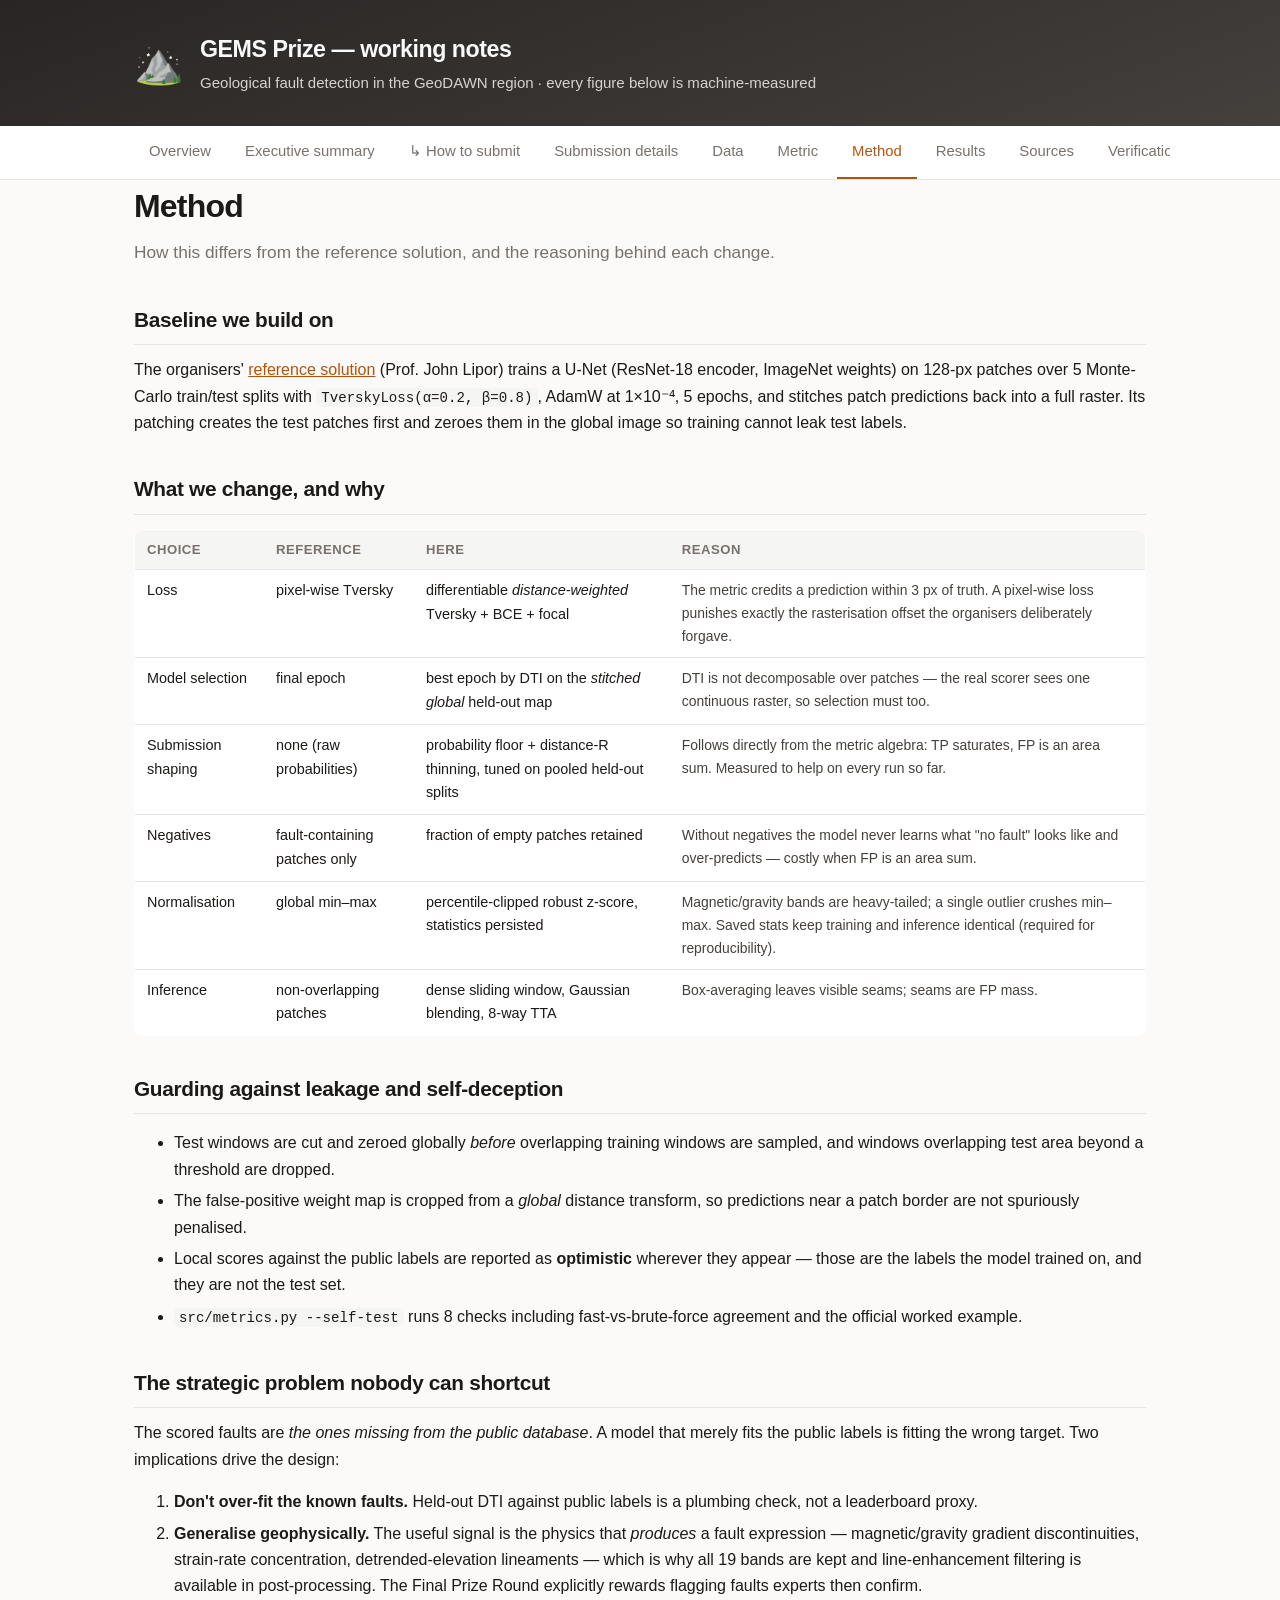
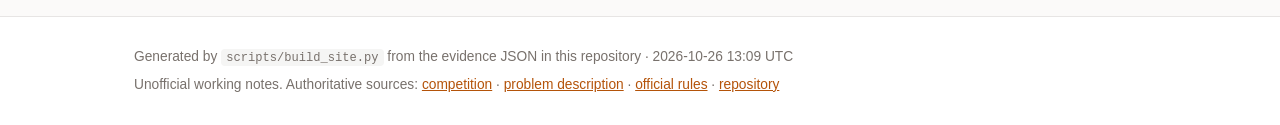
<file: docs/method.html>
<!DOCTYPE html>
<html lang="en"><head>
<meta charset="utf-8">
<meta name="viewport" content="width=device-width, initial-scale=1">
<title>Method — GEMS Prize</title>
<meta name="description" content="Auditable, machine-verified working notes for the DOE GEMS Prize fault-detection challenge.">
<link rel="stylesheet" href="style.css">
<link rel="icon" href="data:image/svg+xml,<svg xmlns=%22http://www.w3.org/2000/svg%22 viewBox=%220 0 100 100%22><text y=%22.9em%22 font-size=%2290%22>⛰️</text></svg>">
</head><body>
<header>
  <div class="wrap">
    <div class="brand"><span class="logo">⛰️</span>
      <div><div class="name">GEMS Prize — working notes</div>
      <div class="tag">Geological fault detection in the GeoDAWN region · every figure below is machine-measured</div></div>
    </div>
  </div>
</header>
<nav><div class="wrap"><a href="index.html">Overview</a><a href="executive_summary.html">Executive summary</a><a href="how_to_submit.html">↳ How to submit</a><a href="submission.html">Submission details</a><a href="data.html">Data</a><a href="metric.html">Metric</a><a href="method.html" class="active">Method</a><a href="results.html">Results</a><a href="sources.html">Sources</a><a href="verification.html">Verification</a><a href="review.html">Current review</a><a href="reproduce.html">Reproduce</a></div></nav>
<main class="wrap">
<h1>Method</h1>
<p class="lede">How this differs from the reference solution, and the reasoning behind each change.</p>

<h2>Baseline we build on</h2>
<p>The organisers' <a href="https://github.com/drivendataorg/gems-prize-reference-solution">reference solution</a> (Prof. John Lipor) trains a U-Net
(ResNet-18 encoder, ImageNet weights) on 128-px patches over 5 Monte-Carlo train/test splits with
<code>TverskyLoss(α=0.2, β=0.8)</code>, AdamW at 1×10⁻⁴, 5 epochs, and stitches patch predictions
back into a full raster. Its patching creates the test patches first and zeroes them in the global
image so training cannot leak test labels.</p>

<h2>What we change, and why</h2>
<table class="cmp"><thead><tr><th>Choice</th><th>Reference</th><th>Here</th><th>Reason</th></tr></thead>
<tbody>
<tr><td>Loss</td><td>pixel-wise Tversky</td><td>differentiable <em>distance-weighted</em> Tversky
 + BCE + focal</td><td>The metric credits a prediction within 3 px of truth. A pixel-wise loss
 punishes exactly the rasterisation offset the organisers deliberately forgave.</td></tr>
<tr><td>Model selection</td><td>final epoch</td><td>best epoch by DTI on the <em>stitched global</em>
 held-out map</td><td>DTI is not decomposable over patches — the real scorer sees one continuous
 raster, so selection must too.</td></tr>
<tr><td>Submission shaping</td><td>none (raw probabilities)</td><td>probability floor + distance-R
 thinning, tuned on pooled held-out splits</td><td>Follows directly from the metric algebra: TP
 saturates, FP is an area sum. Measured to help on every run so far.</td></tr>
<tr><td>Negatives</td><td>fault-containing patches only</td><td>fraction of empty patches retained</td>
 <td>Without negatives the model never learns what "no fault" looks like and over-predicts — costly
 when FP is an area sum.</td></tr>
<tr><td>Normalisation</td><td>global min–max</td><td>percentile-clipped robust z-score, statistics
 persisted</td><td>Magnetic/gravity bands are heavy-tailed; a single outlier crushes min–max. Saved
 stats keep training and inference identical (required for reproducibility).</td></tr>
<tr><td>Inference</td><td>non-overlapping patches</td><td>dense sliding window, Gaussian blending,
 8-way TTA</td><td>Box-averaging leaves visible seams; seams are FP mass.</td></tr>
</tbody></table>

<h2>Guarding against leakage and self-deception</h2>
<ul>
<li>Test windows are cut and zeroed globally <em>before</em> overlapping training windows are sampled,
    and windows overlapping test area beyond a threshold are dropped.</li>
<li>The false-positive weight map is cropped from a <em>global</em> distance transform, so predictions
    near a patch border are not spuriously penalised.</li>
<li>Local scores against the public labels are reported as <b>optimistic</b> wherever they appear —
    those are the labels the model trained on, and they are not the test set.</li>
<li><code>src/metrics.py --self-test</code> runs 8 checks including fast-vs-brute-force agreement and
    the official worked example.</li>
</ul>

<h2>The strategic problem nobody can shortcut</h2>
<p>The scored faults are <em>the ones missing from the public database</em>. A model that merely fits
the public labels is fitting the wrong target. Two implications drive the design:</p>
<ol>
<li><b>Don't over-fit the known faults.</b> Held-out DTI against public labels is a plumbing check,
not a leaderboard proxy.</li>
<li><b>Generalise geophysically.</b> The useful signal is the physics that <em>produces</em> a fault
expression — magnetic/gravity gradient discontinuities, strain-rate concentration, detrended-elevation
lineaments — which is why all 19 bands are kept and line-enhancement filtering is available in
post-processing. The Final Prize Round explicitly rewards flagging faults experts then confirm.</li>
</ol>

</main>
<footer><div class="wrap">
  <p>Generated by <code>scripts/build_site.py</code> from the evidence JSON in this repository · 2026-10-26 13:09 UTC</p>
  <p>Unofficial working notes. Authoritative sources: <a href="https://www.drivendata.org/competitions/306/competition-doe-gems/">competition</a> ·
     <a href="https://www.drivendata.org/competitions/306/competition-doe-gems/page/967/">problem description</a> · <a href="https://docs.nlr.gov/docs/fy26osti/96647.pdf">official rules</a> ·
     <a href="https://github.com/buffedlizard55-lab/GEMSDOE">repository</a></p>
</div></footer>

</body></html>
</file>
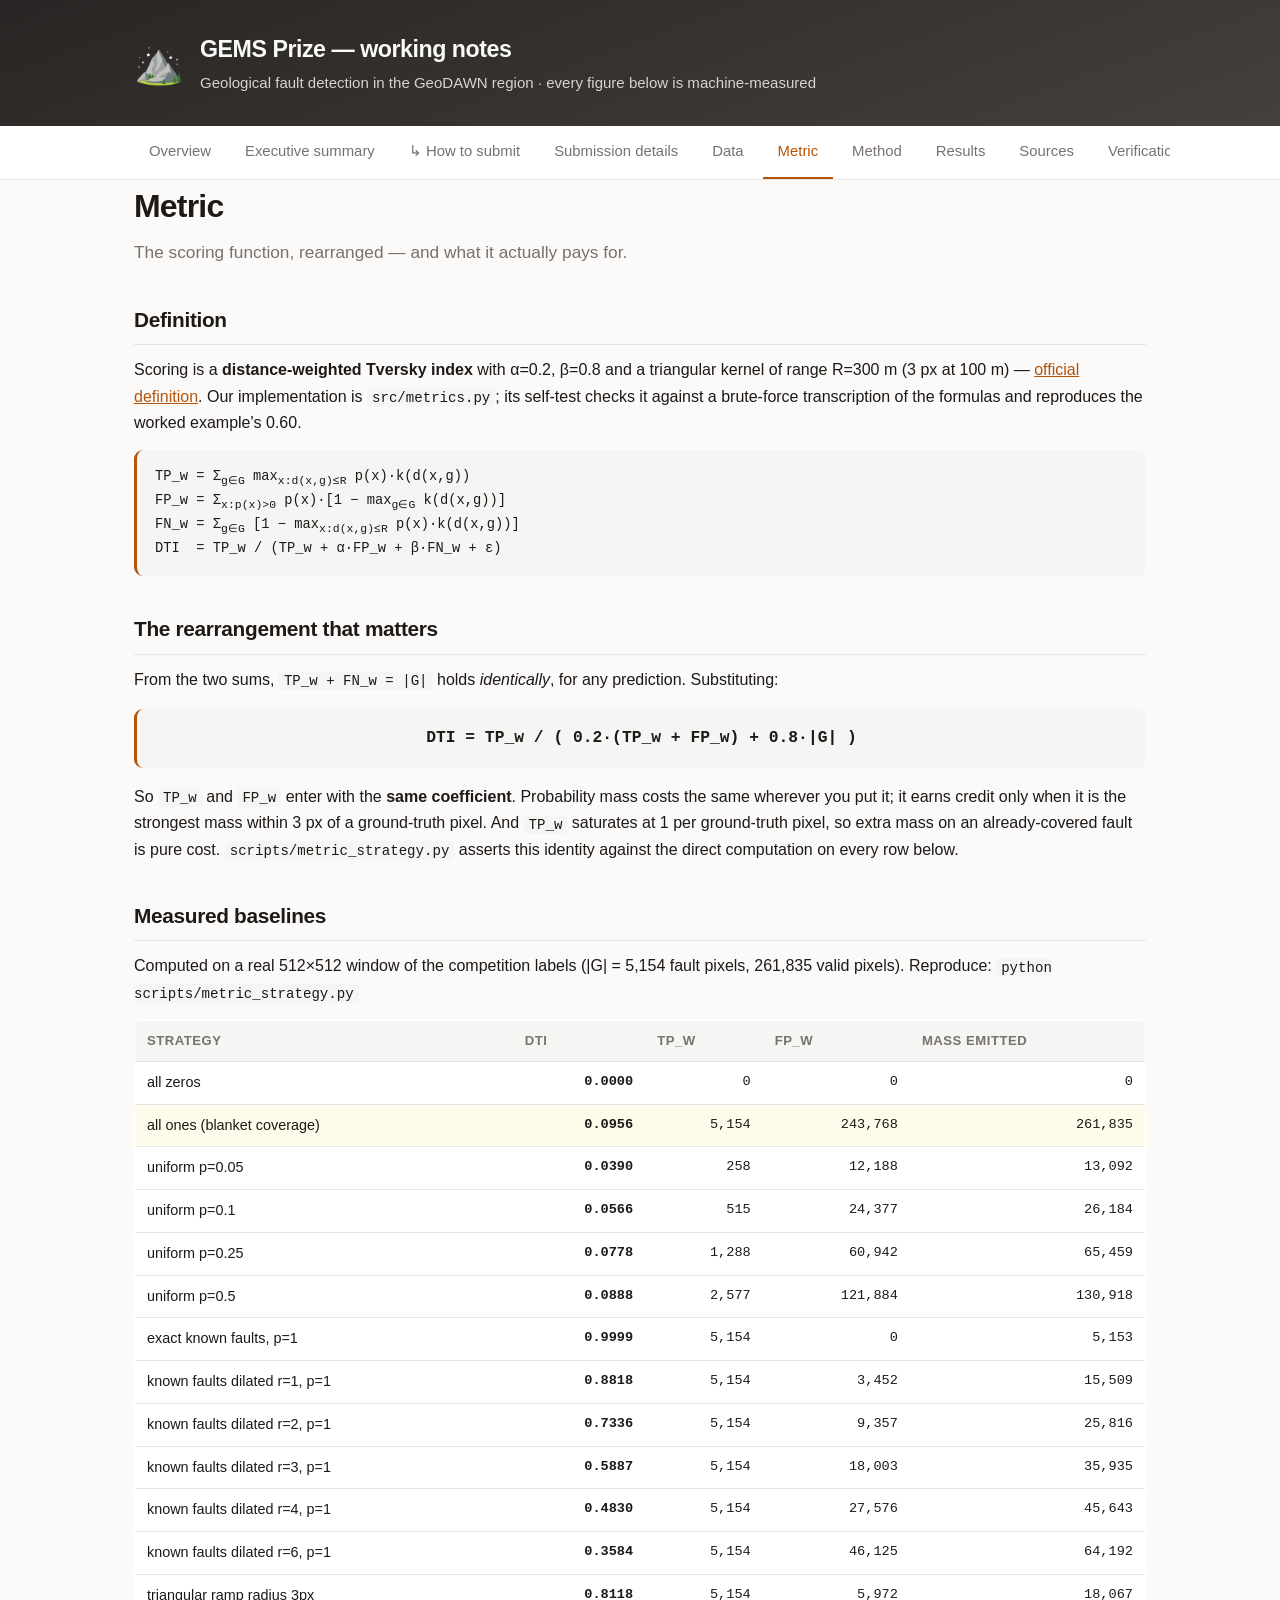
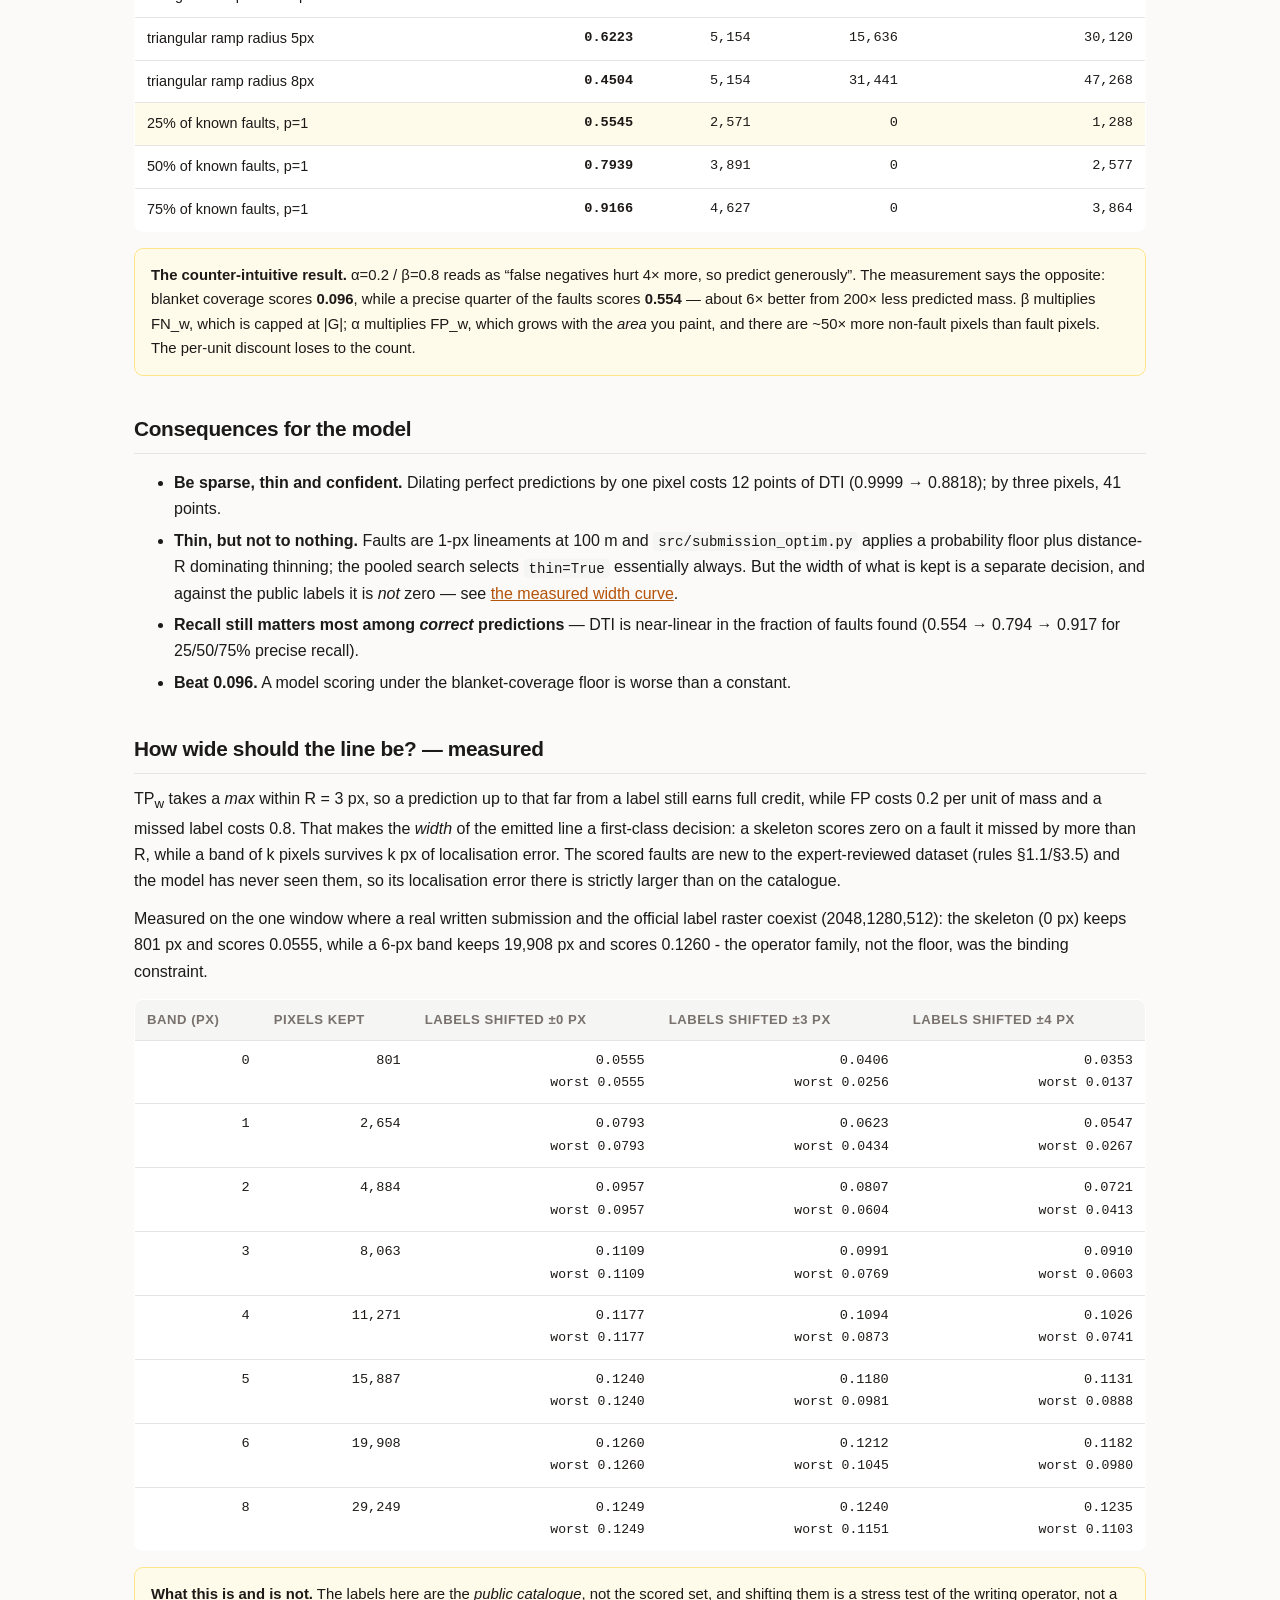
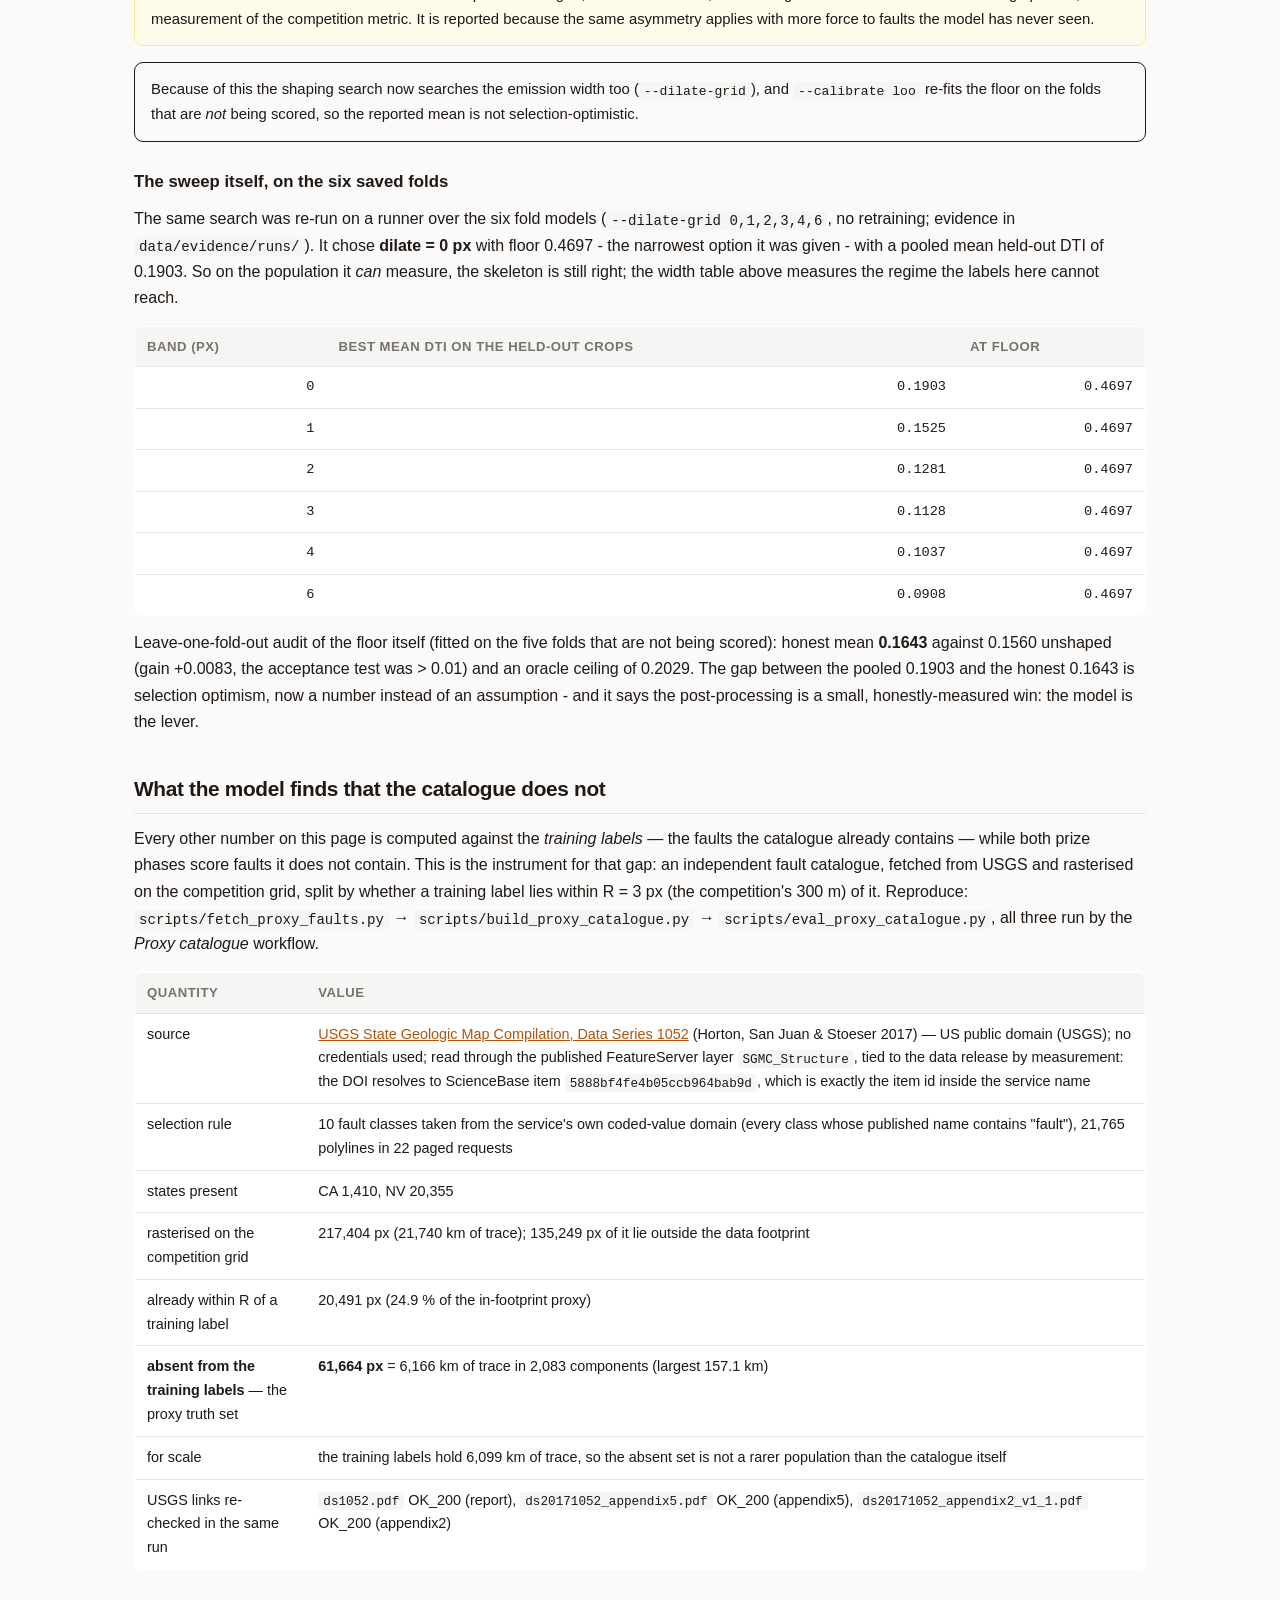
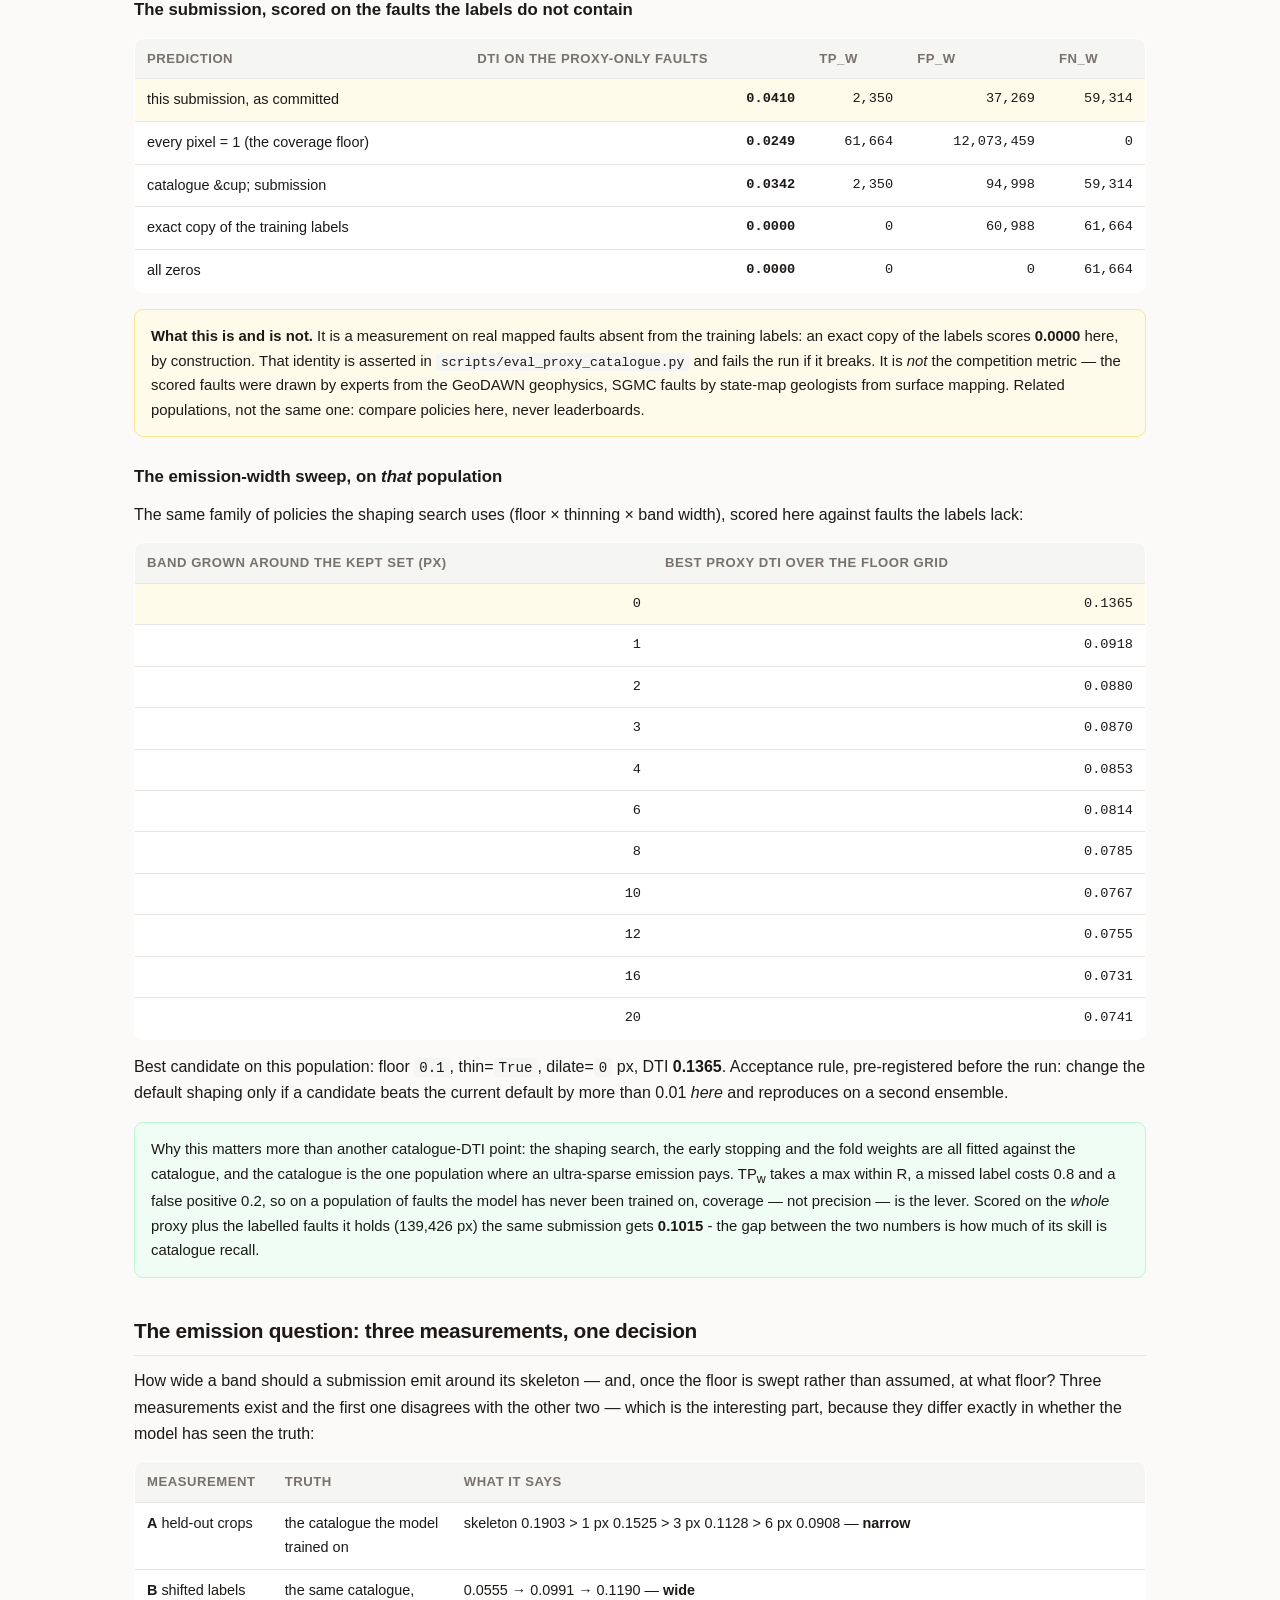
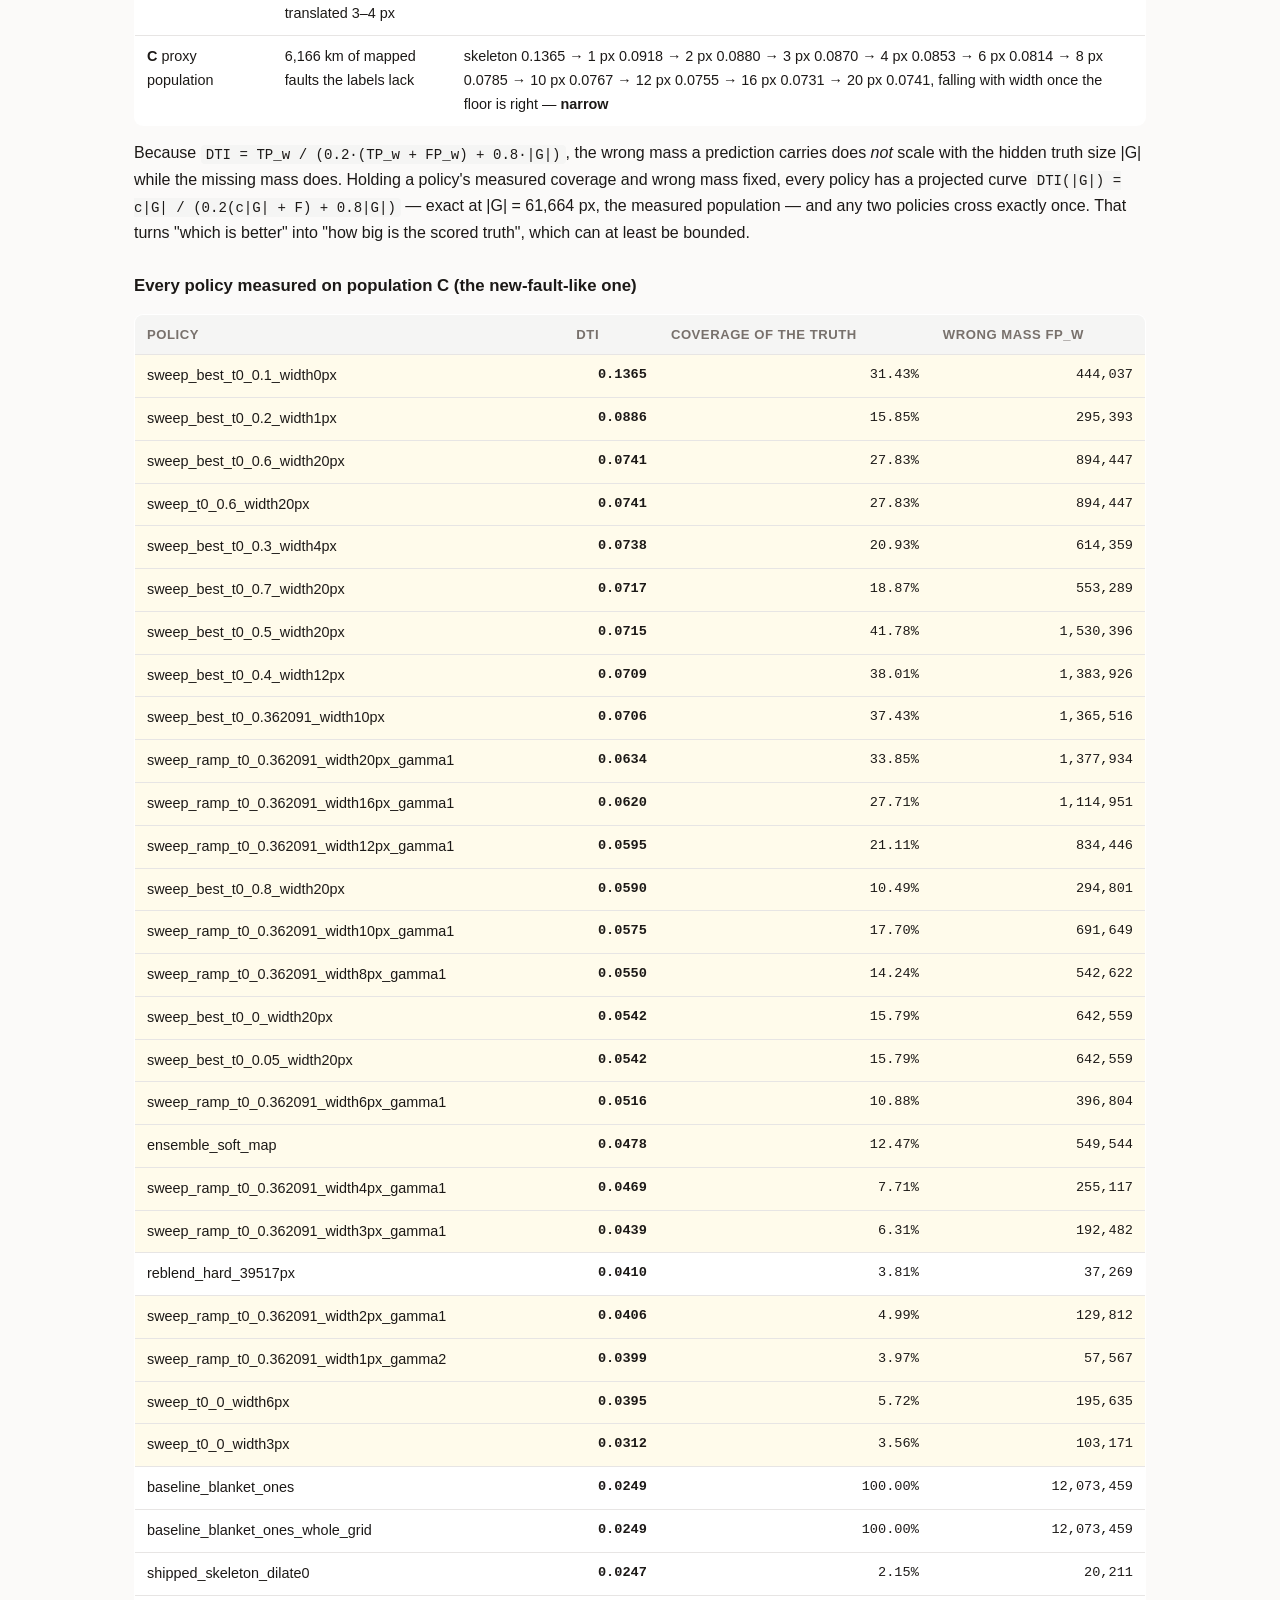
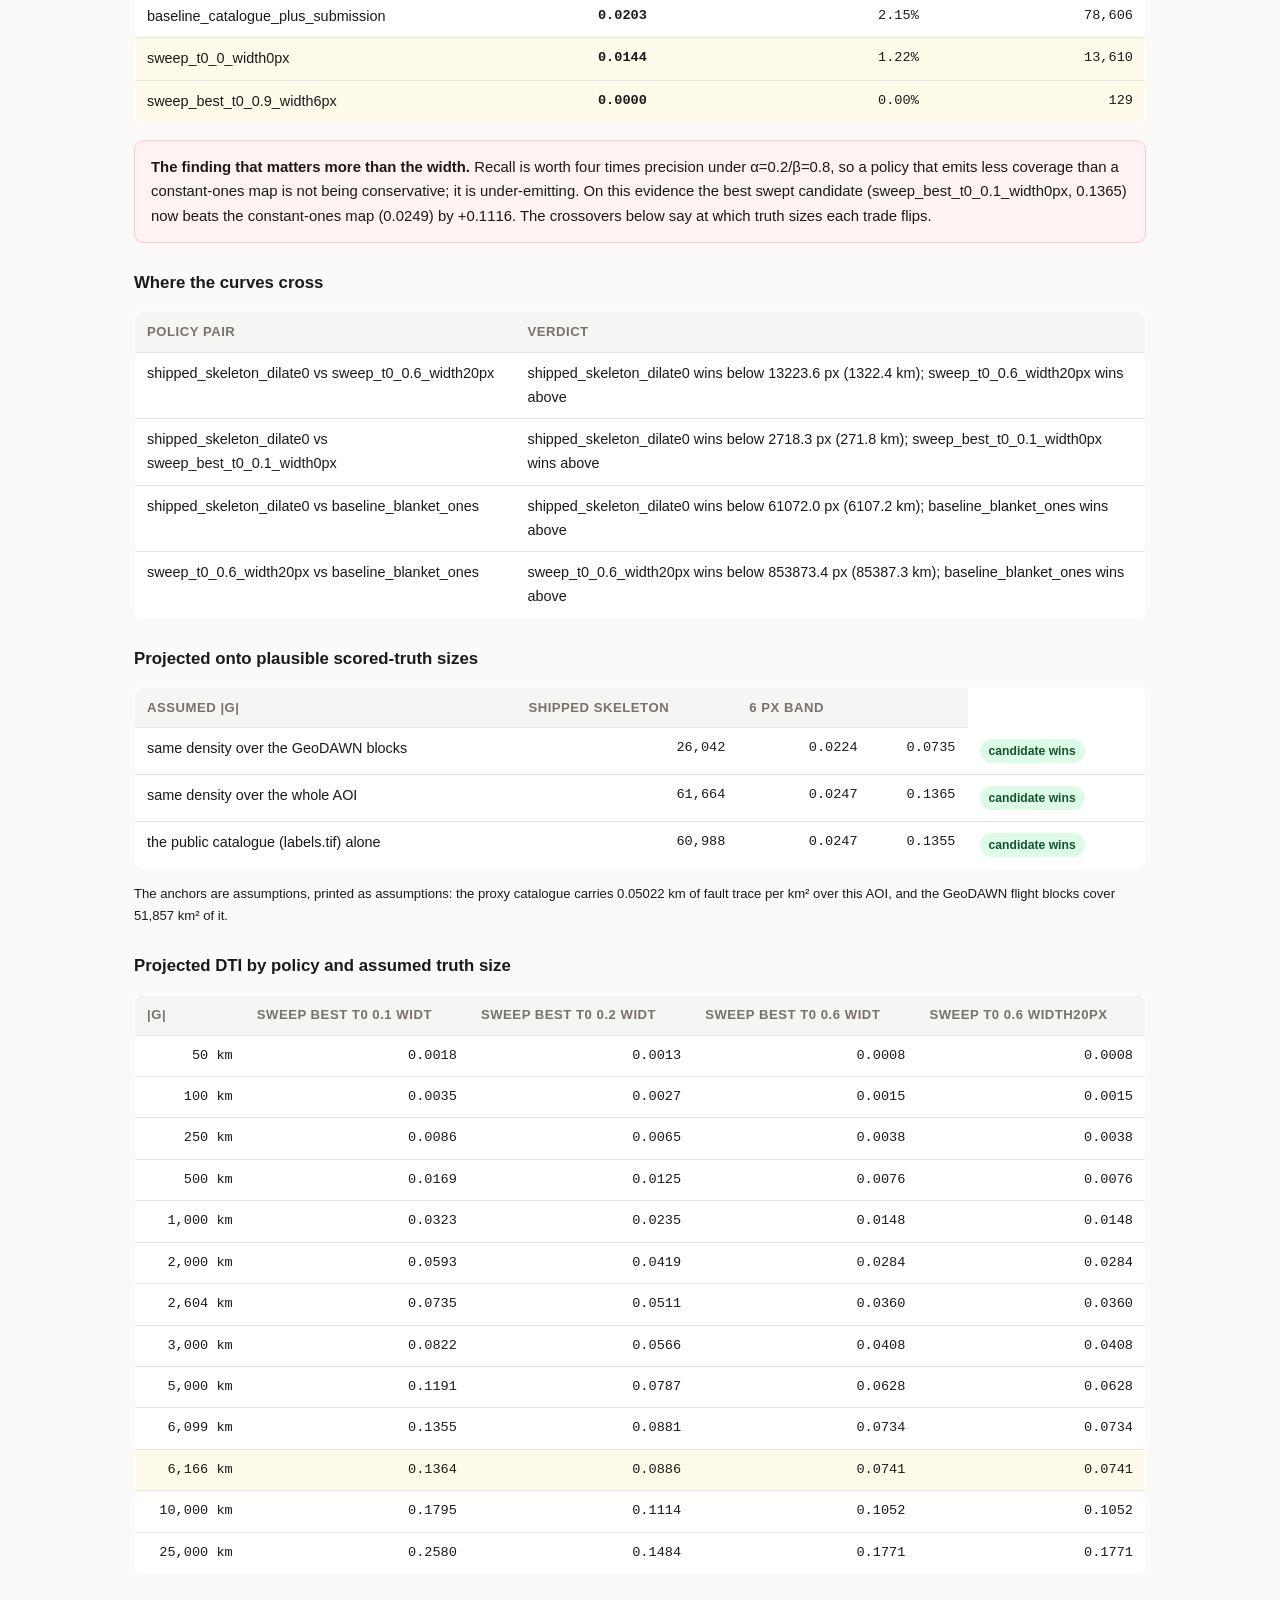
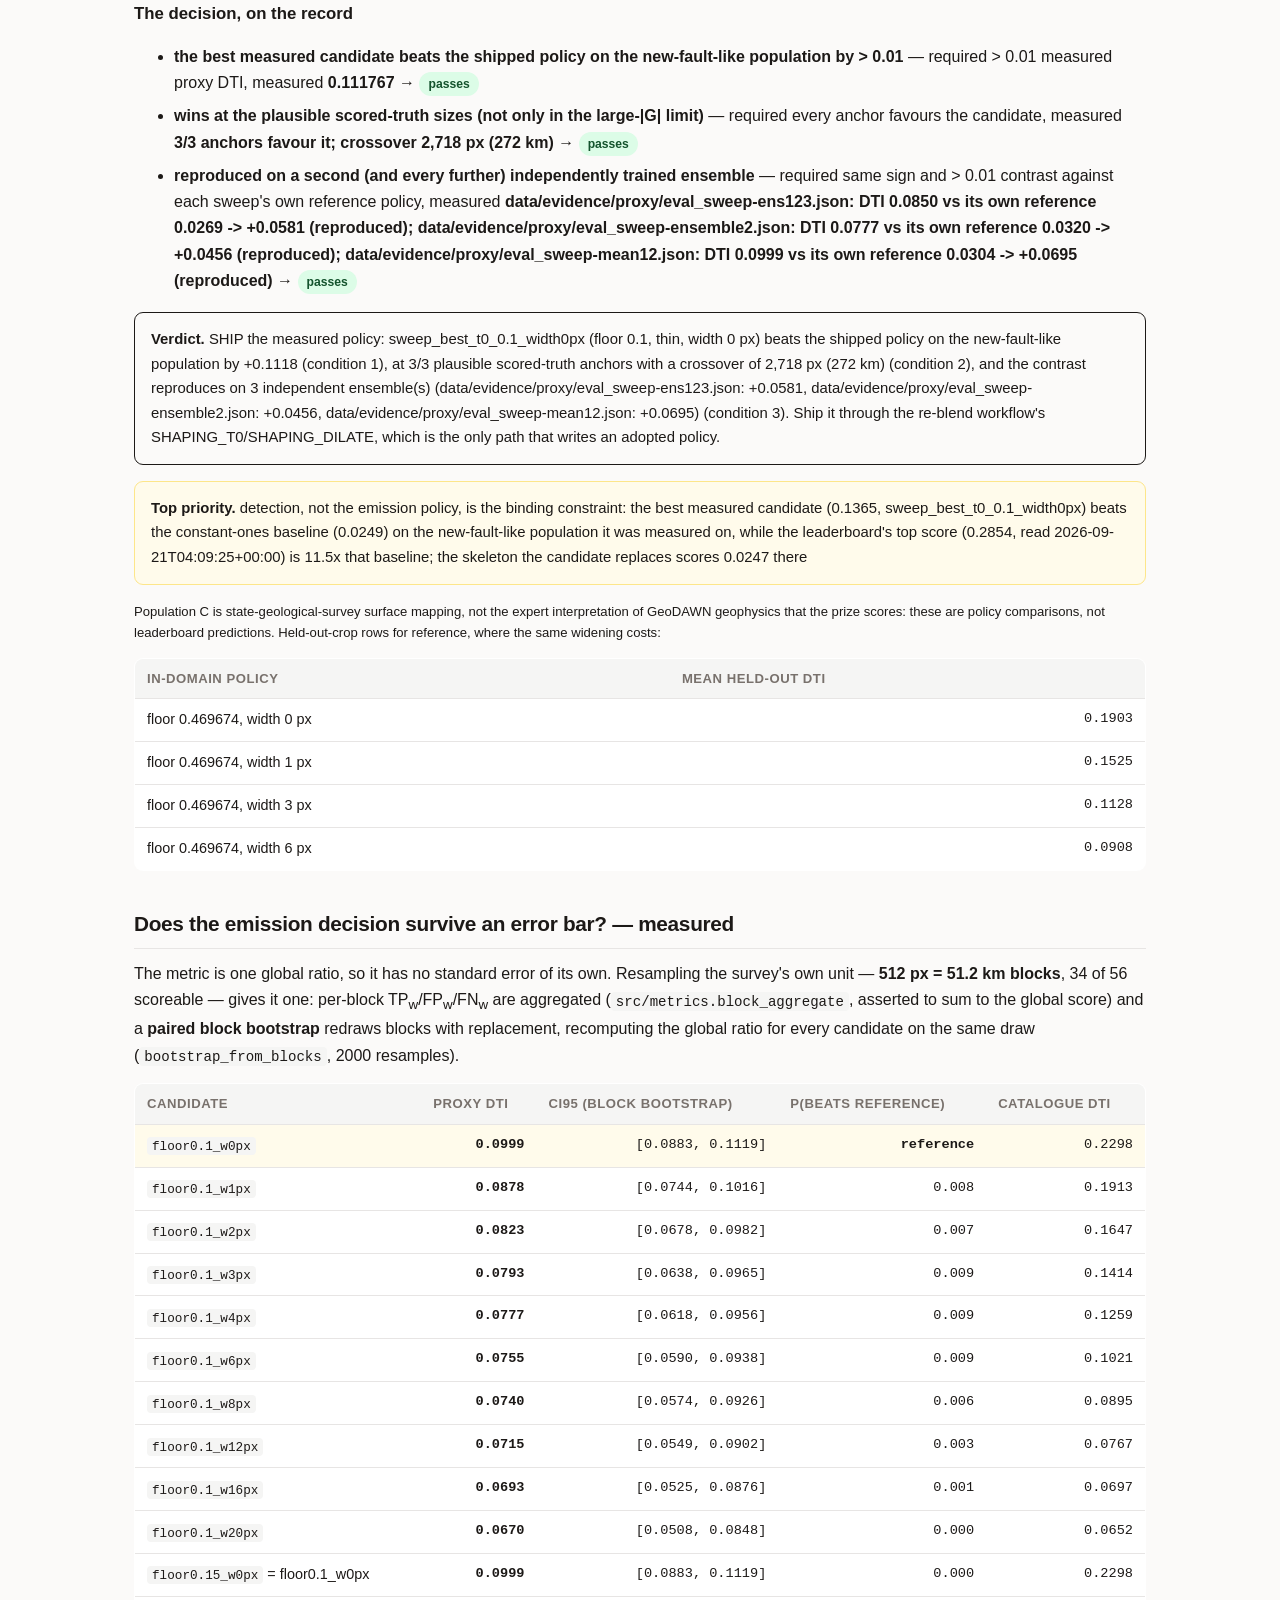
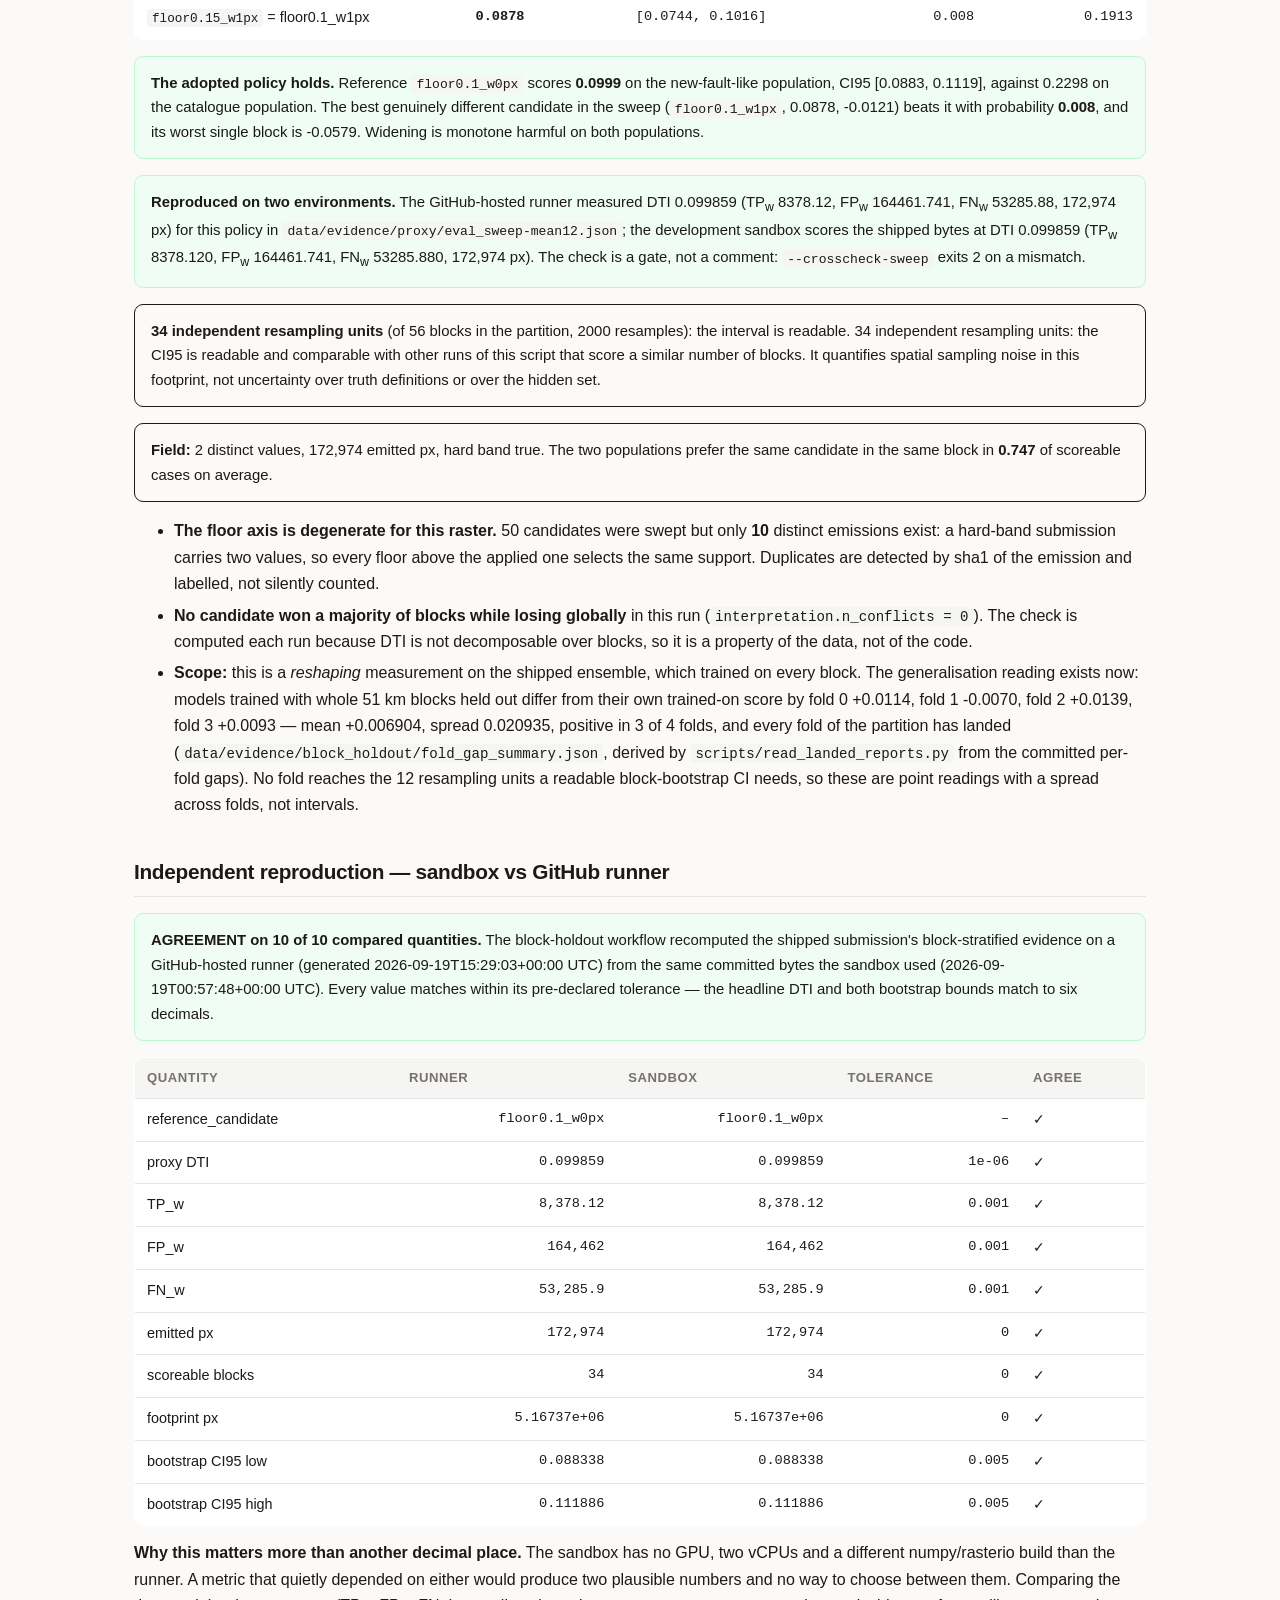
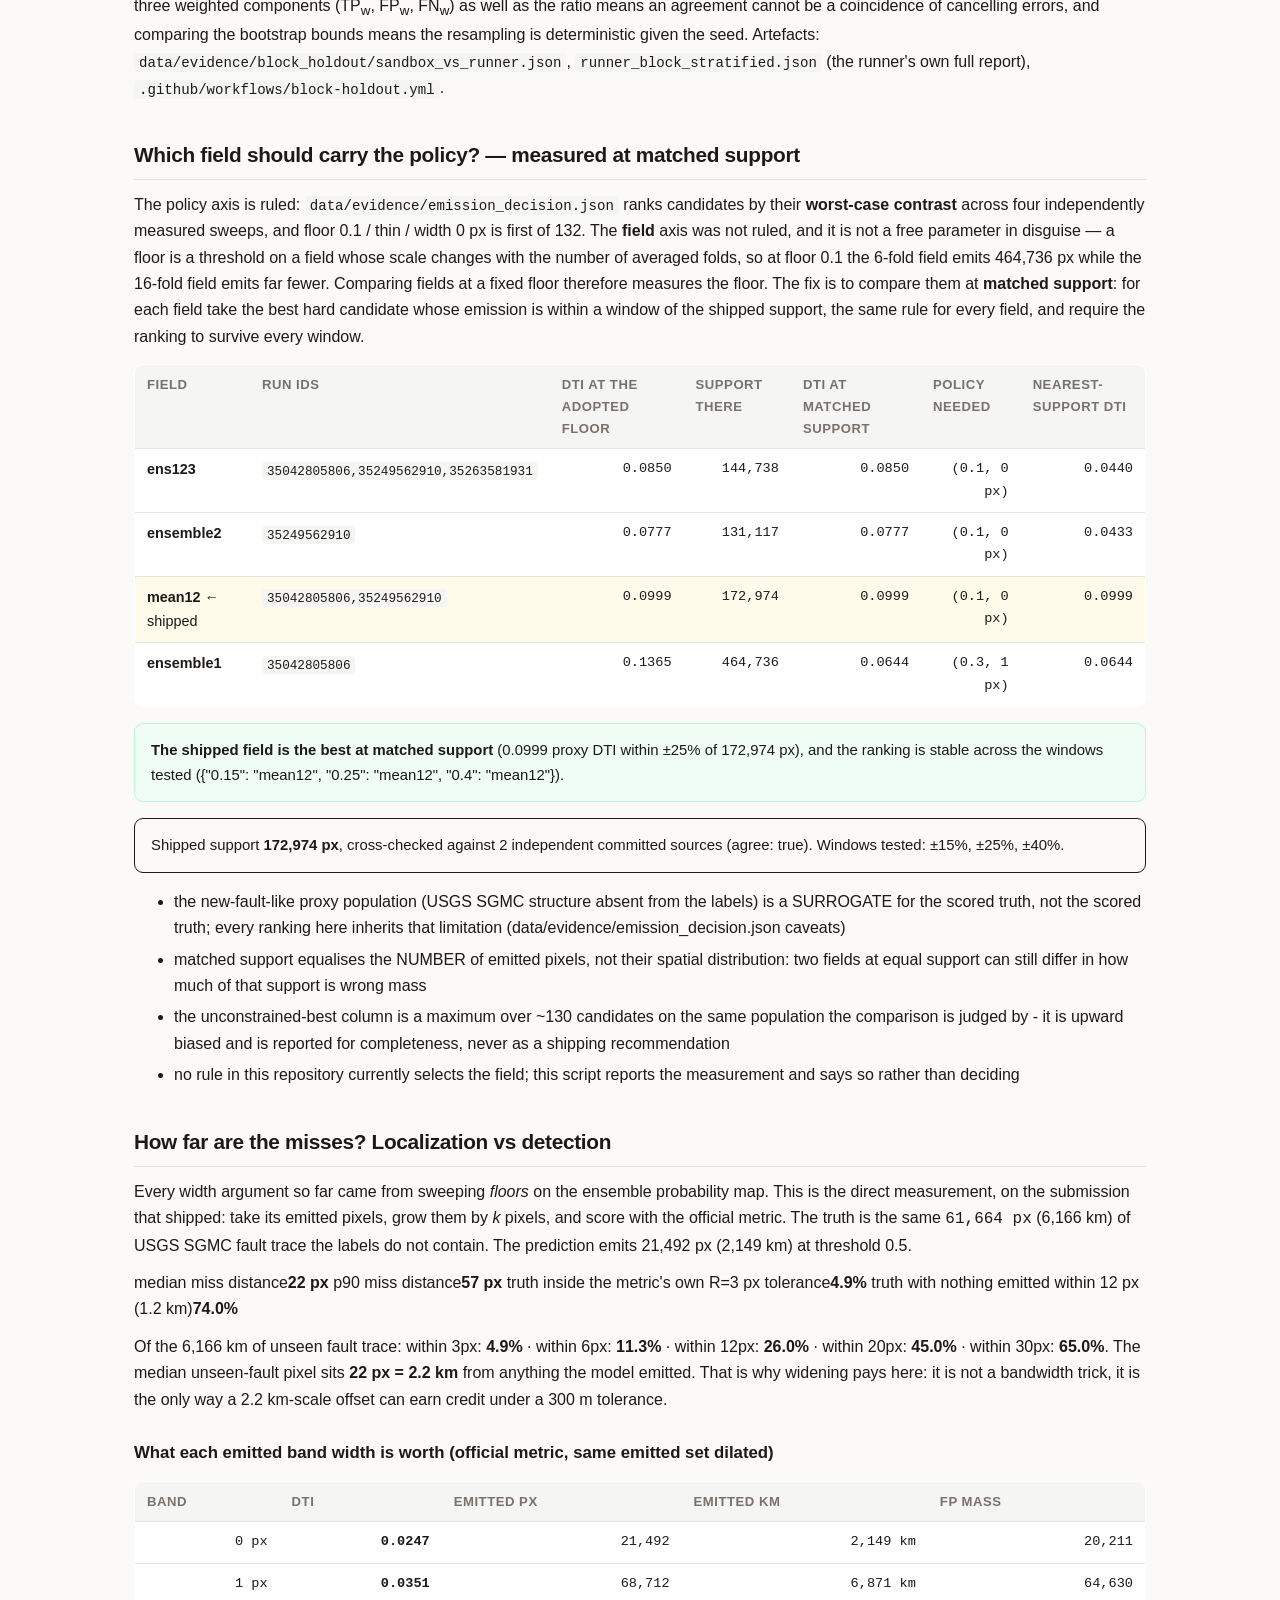
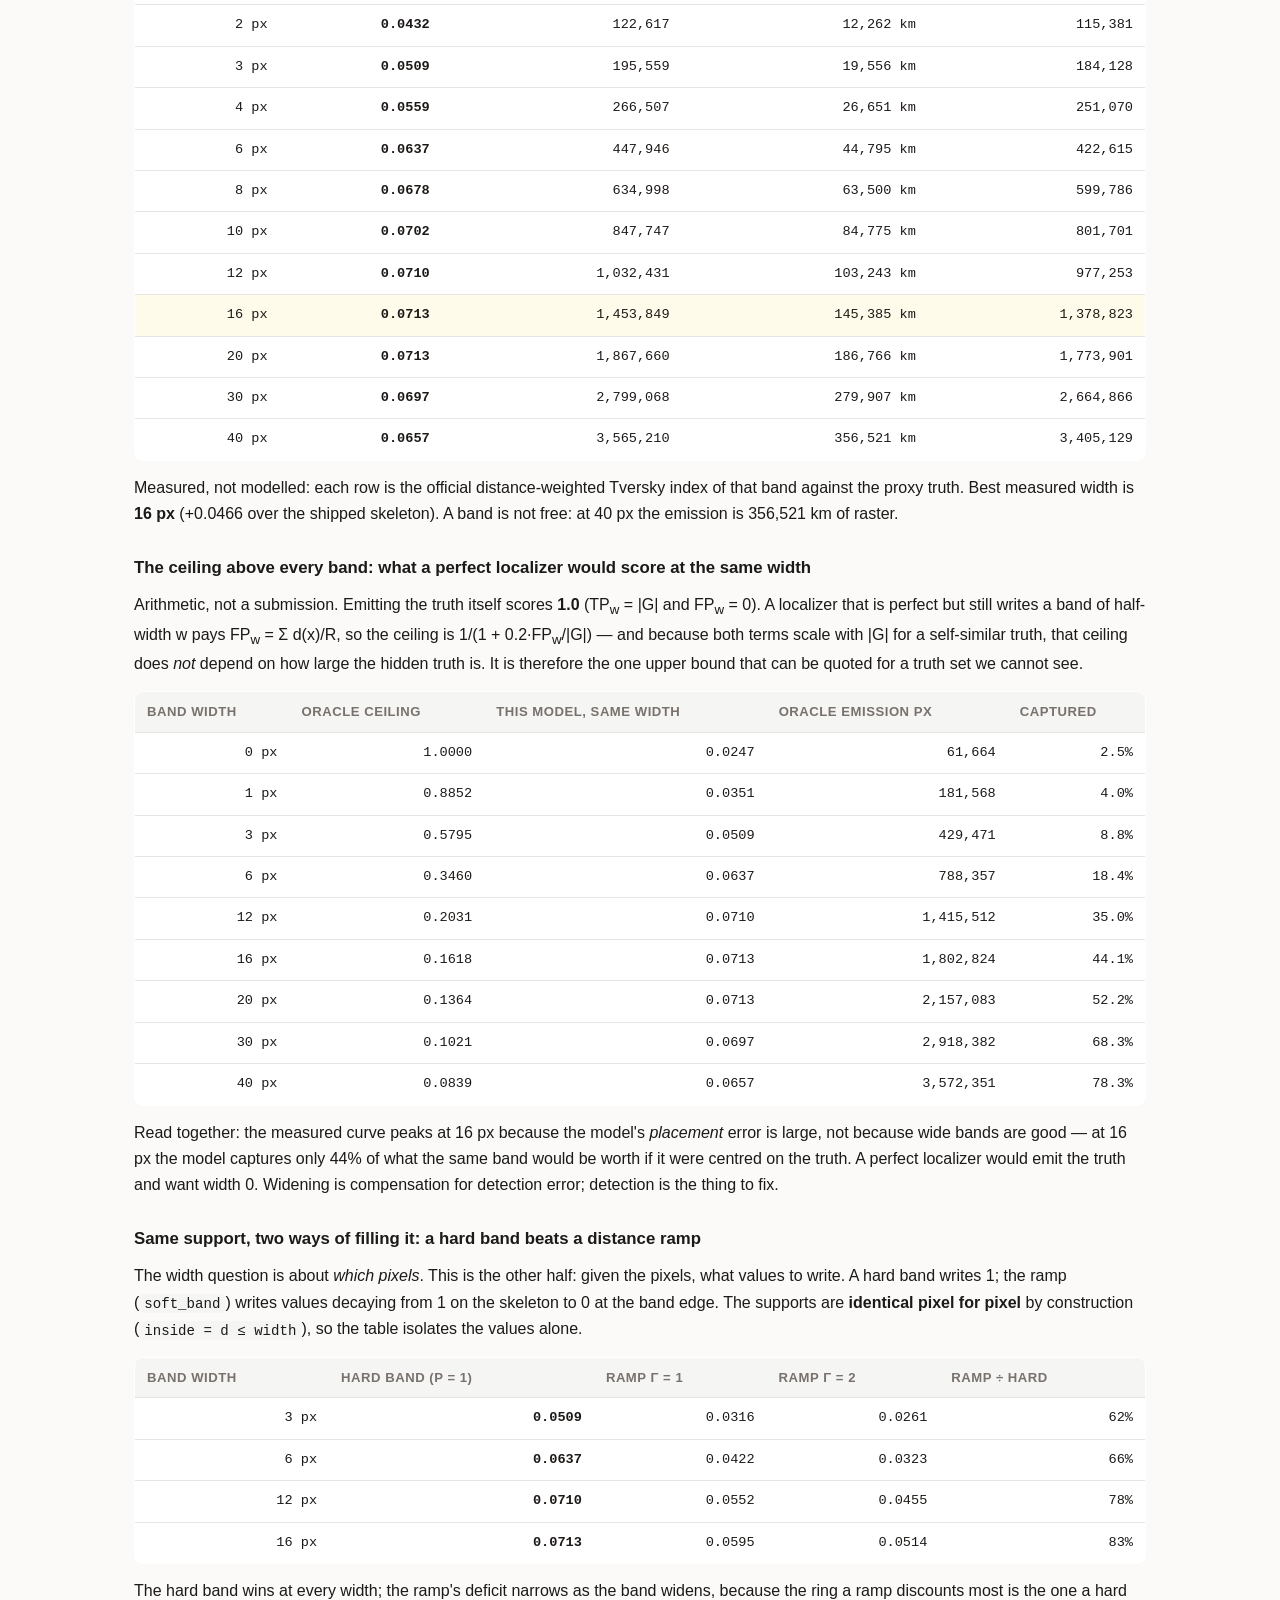
<file: docs/metric.html>
<!DOCTYPE html>
<html lang="en"><head>
<meta charset="utf-8">
<meta name="viewport" content="width=device-width, initial-scale=1">
<title>Metric — GEMS Prize</title>
<meta name="description" content="Auditable, machine-verified working notes for the DOE GEMS Prize fault-detection challenge.">
<link rel="stylesheet" href="style.css">
<link rel="icon" href="data:image/svg+xml,<svg xmlns=%22http://www.w3.org/2000/svg%22 viewBox=%220 0 100 100%22><text y=%22.9em%22 font-size=%2290%22>⛰️</text></svg>">
</head><body>
<header>
  <div class="wrap">
    <div class="brand"><span class="logo">⛰️</span>
      <div><div class="name">GEMS Prize — working notes</div>
      <div class="tag">Geological fault detection in the GeoDAWN region · every figure below is machine-measured</div></div>
    </div>
  </div>
</header>
<nav><div class="wrap"><a href="index.html">Overview</a><a href="executive_summary.html">Executive summary</a><a href="how_to_submit.html">↳ How to submit</a><a href="submission.html">Submission details</a><a href="data.html">Data</a><a href="metric.html" class="active">Metric</a><a href="method.html">Method</a><a href="results.html">Results</a><a href="sources.html">Sources</a><a href="verification.html">Verification</a><a href="review.html">Current review</a><a href="reproduce.html">Reproduce</a></div></nav>
<main class="wrap">
<h1>Metric</h1>
<p class="lede">The scoring function, rearranged — and what it actually pays for.</p>
<h2>Definition</h2>
<p>Scoring is a <b>distance-weighted Tversky index</b> with α=0.2, β=0.8 and a triangular kernel of
range R=300 m (3 px at 100 m) — <a href="https://www.drivendata.org/competitions/306/competition-doe-gems/page/967/#performance-metric">official definition</a>.
Our implementation is <code>src/metrics.py</code>; its self-test checks it against a brute-force
transcription of the formulas and reproduces the worked example's 0.60.</p>
<pre class="math">TP_w = Σ<sub>g∈G</sub> max<sub>x:d(x,g)≤R</sub> p(x)·k(d(x,g))
FP_w = Σ<sub>x:p(x)&gt;0</sub> p(x)·[1 − max<sub>g∈G</sub> k(d(x,g))]
FN_w = Σ<sub>g∈G</sub> [1 − max<sub>x:d(x,g)≤R</sub> p(x)·k(d(x,g))]
DTI  = TP_w / (TP_w + α·FP_w + β·FN_w + ε)</pre>

<h2>The rearrangement that matters</h2>
<p>From the two sums, <code>TP_w + FN_w = |G|</code> holds <em>identically</em>, for any prediction.
Substituting:</p>
<pre class="math big">DTI = TP_w / ( 0.2·(TP_w + FP_w) + 0.8·|G| )</pre>
<p>So <code>TP_w</code> and <code>FP_w</code> enter with the <b>same coefficient</b>. Probability mass
costs the same wherever you put it; it earns credit only when it is the strongest mass within 3 px of
a ground-truth pixel. And <code>TP_w</code> saturates at 1 per ground-truth pixel, so extra mass on an
already-covered fault is pure cost. <code>scripts/metric_strategy.py</code> asserts this identity
against the direct computation on every row below.</p>
<h2>Measured baselines</h2>
<p>Computed on a real 512×512 window of the competition labels (|G| = 5,154 fault
pixels, 261,835 valid pixels). Reproduce:
<code>python scripts/metric_strategy.py</code></p>
<table class="metric"><thead><tr><th>Strategy</th><th>DTI</th><th>TP_w</th><th>FP_w</th>
<th>mass emitted</th></tr></thead><tbody><tr class=""><td>all zeros</td><td class="num"><b>0.0000</b></td><td class="num">0</td><td class="num">0</td><td class="num">0</td></tr><tr class="hl"><td>all ones (blanket coverage)</td><td class="num"><b>0.0956</b></td><td class="num">5,154</td><td class="num">243,768</td><td class="num">261,835</td></tr><tr class=""><td>uniform p=0.05</td><td class="num"><b>0.0390</b></td><td class="num">258</td><td class="num">12,188</td><td class="num">13,092</td></tr><tr class=""><td>uniform p=0.1</td><td class="num"><b>0.0566</b></td><td class="num">515</td><td class="num">24,377</td><td class="num">26,184</td></tr><tr class=""><td>uniform p=0.25</td><td class="num"><b>0.0778</b></td><td class="num">1,288</td><td class="num">60,942</td><td class="num">65,459</td></tr><tr class=""><td>uniform p=0.5</td><td class="num"><b>0.0888</b></td><td class="num">2,577</td><td class="num">121,884</td><td class="num">130,918</td></tr><tr class=""><td>exact known faults, p=1</td><td class="num"><b>0.9999</b></td><td class="num">5,154</td><td class="num">0</td><td class="num">5,153</td></tr><tr class=""><td>known faults dilated r=1, p=1</td><td class="num"><b>0.8818</b></td><td class="num">5,154</td><td class="num">3,452</td><td class="num">15,509</td></tr><tr class=""><td>known faults dilated r=2, p=1</td><td class="num"><b>0.7336</b></td><td class="num">5,154</td><td class="num">9,357</td><td class="num">25,816</td></tr><tr class=""><td>known faults dilated r=3, p=1</td><td class="num"><b>0.5887</b></td><td class="num">5,154</td><td class="num">18,003</td><td class="num">35,935</td></tr><tr class=""><td>known faults dilated r=4, p=1</td><td class="num"><b>0.4830</b></td><td class="num">5,154</td><td class="num">27,576</td><td class="num">45,643</td></tr><tr class=""><td>known faults dilated r=6, p=1</td><td class="num"><b>0.3584</b></td><td class="num">5,154</td><td class="num">46,125</td><td class="num">64,192</td></tr><tr class=""><td>triangular ramp radius 3px</td><td class="num"><b>0.8118</b></td><td class="num">5,154</td><td class="num">5,972</td><td class="num">18,067</td></tr><tr class=""><td>triangular ramp radius 5px</td><td class="num"><b>0.6223</b></td><td class="num">5,154</td><td class="num">15,636</td><td class="num">30,120</td></tr><tr class=""><td>triangular ramp radius 8px</td><td class="num"><b>0.4504</b></td><td class="num">5,154</td><td class="num">31,441</td><td class="num">47,268</td></tr><tr class="hl"><td>25% of known faults, p=1</td><td class="num"><b>0.5545</b></td><td class="num">2,571</td><td class="num">0</td><td class="num">1,288</td></tr><tr class=""><td>50% of known faults, p=1</td><td class="num"><b>0.7939</b></td><td class="num">3,891</td><td class="num">0</td><td class="num">2,577</td></tr><tr class=""><td>75% of known faults, p=1</td><td class="num"><b>0.9166</b></td><td class="num">4,627</td><td class="num">0</td><td class="num">3,864</td></tr></tbody></table>
<div class="note warn"><b>The counter-intuitive result.</b> α=0.2 / β=0.8 reads as
“false negatives hurt 4× more, so predict generously”. The measurement says the opposite: blanket
coverage scores <b>0.096</b>, while a precise quarter of the faults scores <b>0.554</b> — about 6×
better from 200× less predicted mass. β multiplies FN_w, which is capped at |G|; α multiplies FP_w,
which grows with the <em>area</em> you paint, and there are ~50× more non-fault pixels than fault
pixels. The per-unit discount loses to the count.</div>
<h2>Consequences for the model</h2>
<ul>
<li><b>Be sparse, thin and confident.</b> Dilating perfect predictions by one pixel costs 12 points
of DTI (0.9999 → 0.8818); by three pixels, 41 points.</li>
<li><b>Thin, but not to nothing.</b> Faults are 1-px lineaments at 100 m and
<code>src/submission_optim.py</code> applies a probability floor plus distance-R
dominating thinning; the pooled search selects <code>thin=True</code> essentially
always. But the width of what is kept is a separate decision, and against the public
labels it is <em>not</em> zero &mdash; see <a href="#width">the measured width curve</a>.</li>
<li><b>Recall still matters most among <em>correct</em> predictions</b> — DTI is near-linear in the
fraction of faults found (0.554 → 0.794 → 0.917 for 25/50/75% precise recall).</li>
<li><b>Beat 0.096.</b> A model scoring under the blanket-coverage floor is worse than a constant.</li>
</ul>
<h2 id="width">How wide should the line be? &mdash; measured</h2>
<p>TP<sub>w</sub> takes a <em>max</em> within R = 3 px, so a prediction up to that far from a
label still earns full credit, while FP costs 0.2 per unit of mass and a missed label costs 0.8.
That makes the <em>width</em> of the emitted line a first-class decision: a skeleton scores zero
on a fault it missed by more than R, while a band of k pixels survives k px of localisation error.
The scored faults are new to the expert-reviewed dataset (rules &sect;1.1/&sect;3.5) and the model
has never seen them, so its localisation error there is strictly larger than on the catalogue.</p>
<p>Measured on the one window where a real written submission and the official label raster
coexist (2048,1280,512): the skeleton (0 px) keeps 801 px and scores 0.0555, while a 6-px band keeps 19,908 px and scores 0.1260 - the operator family, not the floor, was the binding constraint.</p>
<table><thead><tr><th>band (px)</th><th>pixels kept</th><th>labels shifted &plusmn;0 px</th><th>labels shifted &plusmn;3 px</th><th>labels shifted &plusmn;4 px</th></tr></thead><tbody>
<tr><td class="num">0</td><td class="num">801</td><td class="num">0.0555<br><span class="muted small">worst 0.0555</span></td><td class="num">0.0406<br><span class="muted small">worst 0.0256</span></td><td class="num">0.0353<br><span class="muted small">worst 0.0137</span></td></tr><tr><td class="num">1</td><td class="num">2,654</td><td class="num">0.0793<br><span class="muted small">worst 0.0793</span></td><td class="num">0.0623<br><span class="muted small">worst 0.0434</span></td><td class="num">0.0547<br><span class="muted small">worst 0.0267</span></td></tr><tr><td class="num">2</td><td class="num">4,884</td><td class="num">0.0957<br><span class="muted small">worst 0.0957</span></td><td class="num">0.0807<br><span class="muted small">worst 0.0604</span></td><td class="num">0.0721<br><span class="muted small">worst 0.0413</span></td></tr><tr><td class="num">3</td><td class="num">8,063</td><td class="num">0.1109<br><span class="muted small">worst 0.1109</span></td><td class="num">0.0991<br><span class="muted small">worst 0.0769</span></td><td class="num">0.0910<br><span class="muted small">worst 0.0603</span></td></tr><tr><td class="num">4</td><td class="num">11,271</td><td class="num">0.1177<br><span class="muted small">worst 0.1177</span></td><td class="num">0.1094<br><span class="muted small">worst 0.0873</span></td><td class="num">0.1026<br><span class="muted small">worst 0.0741</span></td></tr><tr><td class="num">5</td><td class="num">15,887</td><td class="num">0.1240<br><span class="muted small">worst 0.1240</span></td><td class="num">0.1180<br><span class="muted small">worst 0.0981</span></td><td class="num">0.1131<br><span class="muted small">worst 0.0888</span></td></tr><tr><td class="num">6</td><td class="num">19,908</td><td class="num">0.1260<br><span class="muted small">worst 0.1260</span></td><td class="num">0.1212<br><span class="muted small">worst 0.1045</span></td><td class="num">0.1182<br><span class="muted small">worst 0.0980</span></td></tr><tr><td class="num">8</td><td class="num">29,249</td><td class="num">0.1249<br><span class="muted small">worst 0.1249</span></td><td class="num">0.1240<br><span class="muted small">worst 0.1151</span></td><td class="num">0.1235<br><span class="muted small">worst 0.1103</span></td></tr>
</tbody></table>
<div class="note warn"><b>What this is and is not.</b> The labels here are the <em>public catalogue</em>, not the scored set, and shifting them is a stress test of the writing operator, not a measurement of the competition metric. It is reported because the same asymmetry applies with more force to faults the model has never seen.</div><div class="note info">Because of this the shaping search now searches the emission width too (<code>--dilate-grid</code>), and <code>--calibrate loo</code> re-fits the floor on the folds that are <em>not</em> being scored, so the reported mean is not selection-optimistic.</div><h3>The sweep itself, on the six saved folds</h3><p>The same search was re-run on a runner over the six fold models (<code>--dilate-grid 0,1,2,3,4,6</code>, no retraining; evidence in <code>data/evidence/runs/</code>). It chose <b>dilate = 0 px</b> with floor 0.4697 - the narrowest option it was given - with a pooled mean held-out DTI of 0.1903. So on the population it <em>can</em> measure, the skeleton is still right; the width table above measures the regime the labels here cannot reach.</p><table><thead><tr><th>band (px)</th><th>best mean DTI on the held-out crops</th><th>at floor</th></tr></thead><tbody><tr><td class="num">0</td><td class="num">0.1903</td><td class="num">0.4697</td></tr><tr><td class="num">1</td><td class="num">0.1525</td><td class="num">0.4697</td></tr><tr><td class="num">2</td><td class="num">0.1281</td><td class="num">0.4697</td></tr><tr><td class="num">3</td><td class="num">0.1128</td><td class="num">0.4697</td></tr><tr><td class="num">4</td><td class="num">0.1037</td><td class="num">0.4697</td></tr><tr><td class="num">6</td><td class="num">0.0908</td><td class="num">0.4697</td></tr></tbody></table><p>Leave-one-fold-out audit of the floor itself (fitted on the five folds that are not being scored): honest mean <b>0.1643</b> against 0.1560 unshaped (gain +0.0083, the acceptance test was &gt; 0.01) and an oracle ceiling of 0.2029. The gap between the pooled 0.1903 and the honest 0.1643 is selection optimism, now a number instead of an assumption - and it says the post-processing is a small, honestly-measured win: the model is the lever.</p>
<h2 id="proxy">What the model finds that the catalogue does not</h2>
<p>Every other number on this page is computed against the <em>training labels</em> — the faults the
catalogue already contains — while both prize phases score faults it does not contain. This is the
instrument for that gap: an independent fault catalogue, fetched from USGS and rasterised on the
competition grid, split by whether a training label lies within R = 3 px (the competition's 300 m)
of it. Reproduce: <code>scripts/fetch_proxy_faults.py</code> &rarr;
<code>scripts/build_proxy_catalogue.py</code> &rarr; <code>scripts/eval_proxy_catalogue.py</code>,
all three run by the <em>Proxy catalogue</em> workflow.</p>
<table><thead><tr><th>quantity</th><th>value</th></tr></thead><tbody>
<tr><td>source</td><td><a href="https://doi.org/10.3133/ds1052">USGS State Geologic Map Compilation, Data Series 1052</a>
 (Horton, San Juan &amp; Stoeser 2017) — US public domain (USGS); no credentials used; read through the published FeatureServer layer
 <code>SGMC_Structure</code>, tied to the data release by measurement: the DOI resolves to ScienceBase item <code>5888bf4fe4b05ccb964bab9d</code>, which is exactly the item id inside the service name</td></tr>
<tr><td>selection rule</td><td>10 fault classes taken from the service's own coded-value domain
 (every class whose published name contains "fault"), 21,765 polylines in 22 paged requests</td></tr>
<tr><td>states present</td><td>CA 1,410, NV 20,355</td></tr>
<tr><td>rasterised on the competition grid</td><td>217,404 px (21,740 km of trace); 135,249 px of it lie outside
 the data footprint</td></tr>
<tr><td>already within R of a training label</td><td>20,491 px (24.9 % of the in-footprint proxy)</td></tr>
<tr><td><b>absent from the training labels</b> — the proxy truth set</td><td><b>61,664 px</b> = 6,166 km of
 trace in 2,083 components (largest 157.1 km)</td></tr>
<tr><td>for scale</td><td>the training labels hold 6,099 km of trace, so the absent set is not a rarer
 population than the catalogue itself</td></tr>
<tr><td>USGS links re-checked in the same run</td><td><code>ds1052.pdf</code> OK_200 (report), <code>ds20171052_appendix5.pdf</code> OK_200 (appendix5), <code>ds20171052_appendix2_v1_1.pdf</code> OK_200 (appendix2)</td></tr>
</tbody></table><h3>The submission, scored on the faults the labels do not contain</h3><table class="metric"><thead><tr><th>prediction</th><th>DTI on the proxy-only faults</th><th>TP_w</th><th>FP_w</th><th>FN_w</th></tr></thead><tbody><tr class="hl"><td>this submission, as committed</td><td class="num"><b>0.0410</b></td><td class="num">2,350</td><td class="num">37,269</td><td class="num">59,314</td></tr><tr><td>every pixel = 1 (the coverage floor)</td><td class="num"><b>0.0249</b></td><td class="num">61,664</td><td class="num">12,073,459</td><td class="num">0</td></tr><tr><td>catalogue &amp;cup; submission</td><td class="num"><b>0.0342</b></td><td class="num">2,350</td><td class="num">94,998</td><td class="num">59,314</td></tr><tr><td>exact copy of the training labels</td><td class="num"><b>0.0000</b></td><td class="num">0</td><td class="num">60,988</td><td class="num">61,664</td></tr><tr><td>all zeros</td><td class="num"><b>0.0000</b></td><td class="num">0</td><td class="num">0</td><td class="num">61,664</td></tr></tbody></table><div class="note warn"><b>What this is and is not.</b> It is a measurement on real mapped faults absent from the training labels: an exact copy of the labels scores <b>0.0000</b> here, by construction. That identity is asserted in <code>scripts/eval_proxy_catalogue.py</code> and fails the run if it breaks. It is <em>not</em> the competition metric — the scored faults were drawn by experts from the GeoDAWN geophysics, SGMC faults by state-map geologists from surface mapping. Related populations, not the same one: compare policies here, never leaderboards.</div><h3>The emission-width sweep, on <em>that</em> population</h3><p>The same family of policies the shaping search uses (floor &times; thinning &times; band width), scored here against faults the labels lack:</p><table><thead><tr><th>band grown around the kept set (px)</th><th>best proxy DTI over the floor grid</th></tr></thead><tbody><tr class="hl"><td class="num">0</td><td class="num">0.1365</td></tr><tr><td class="num">1</td><td class="num">0.0918</td></tr><tr><td class="num">2</td><td class="num">0.0880</td></tr><tr><td class="num">3</td><td class="num">0.0870</td></tr><tr><td class="num">4</td><td class="num">0.0853</td></tr><tr><td class="num">6</td><td class="num">0.0814</td></tr><tr><td class="num">8</td><td class="num">0.0785</td></tr><tr><td class="num">10</td><td class="num">0.0767</td></tr><tr><td class="num">12</td><td class="num">0.0755</td></tr><tr><td class="num">16</td><td class="num">0.0731</td></tr><tr><td class="num">20</td><td class="num">0.0741</td></tr></tbody></table><p>Best candidate on this population: floor <code>0.1</code>, thin=<code>True</code>, dilate=<code>0</code> px, DTI <b>0.1365</b>. Acceptance rule, pre-registered before the run: change the default shaping only if a candidate beats the current default by more than 0.01 <em>here</em> and reproduces on a second ensemble.</p><div class="note ok">Why this matters more than another catalogue-DTI point: the shaping search, the early stopping and the fold weights are all fitted against the catalogue, and the catalogue is the one population where an ultra-sparse emission pays. TP<sub>w</sub> takes a max within R, a missed label costs 0.8 and a false positive 0.2, so on a population of faults the model has never been trained on, coverage — not precision — is the lever. Scored on the <em>whole</em> proxy plus the labelled faults it holds (139,426 px) the same submission gets <b>0.1015</b> - the gap between the two numbers is how much of its skill is catalogue recall.</div>
<h2 id="emission">The emission question: three measurements, one decision</h2>
<p>How wide a band should a submission emit around its skeleton — and, once the floor is swept
rather than assumed, at what floor? Three measurements exist and the first one disagrees with the
other two — which is the interesting part, because they differ exactly in whether the model has
seen the truth:</p>
<table><thead><tr><th>measurement</th><th>truth</th><th>what it says</th></tr></thead><tbody>
<tr><td><b>A</b> held-out crops</td><td>the catalogue the model trained on</td>
<td>skeleton 0.1903 &gt; 1 px 0.1525 &gt; 3 px 0.1128 &gt; 6 px 0.0908 — <b>narrow</b></td></tr>
<tr><td><b>B</b> shifted labels</td><td>the same catalogue, translated 3–4 px</td>
<td>0.0555 → 0.0991 → 0.1190 — <b>wide</b></td></tr>
<tr><td><b>C</b> proxy population</td><td>6,166 km of mapped faults the labels lack</td>
<td>skeleton 0.1365 → 1 px 0.0918 → 2 px 0.0880 → 3 px 0.0870 → 4 px 0.0853 → 6 px 0.0814 → 8 px 0.0785 → 10 px 0.0767 → 12 px 0.0755 → 16 px 0.0731 → 20 px 0.0741, falling with width once the floor is right — <b>narrow</b></td></tr>
</tbody></table>
<p>Because <code>DTI = TP_w / (0.2·(TP_w + FP_w) + 0.8·|G|)</code>, the wrong mass a prediction
carries does <em>not</em> scale with the hidden truth size |G| while the missing mass does. Holding a
policy's measured coverage and wrong mass fixed, every policy has a projected curve
<code>DTI(|G|) = c|G| / (0.2(c|G| + F) + 0.8|G|)</code> — exact at |G| = 61,664 px, the measured
population — and any two policies cross exactly once. That turns "which is better" into "how big is
the scored truth", which can at least be bounded.</p>

<h3>Every policy measured on population C (the new-fault-like one)</h3>
<table><thead><tr><th>policy</th><th>DTI</th><th>coverage of the truth</th><th>wrong mass FP_w</th>
</tr></thead><tbody><tr class="hl"><td>sweep_best_t0_0.1_width0px</td><td class="num"><b>0.1365</b></td><td class="num">31.43%</td><td class="num">444,037</td></tr><tr class="hl"><td>sweep_best_t0_0.2_width1px</td><td class="num"><b>0.0886</b></td><td class="num">15.85%</td><td class="num">295,393</td></tr><tr class="hl"><td>sweep_best_t0_0.6_width20px</td><td class="num"><b>0.0741</b></td><td class="num">27.83%</td><td class="num">894,447</td></tr><tr class="hl"><td>sweep_t0_0.6_width20px</td><td class="num"><b>0.0741</b></td><td class="num">27.83%</td><td class="num">894,447</td></tr><tr class="hl"><td>sweep_best_t0_0.3_width4px</td><td class="num"><b>0.0738</b></td><td class="num">20.93%</td><td class="num">614,359</td></tr><tr class="hl"><td>sweep_best_t0_0.7_width20px</td><td class="num"><b>0.0717</b></td><td class="num">18.87%</td><td class="num">553,289</td></tr><tr class="hl"><td>sweep_best_t0_0.5_width20px</td><td class="num"><b>0.0715</b></td><td class="num">41.78%</td><td class="num">1,530,396</td></tr><tr class="hl"><td>sweep_best_t0_0.4_width12px</td><td class="num"><b>0.0709</b></td><td class="num">38.01%</td><td class="num">1,383,926</td></tr><tr class="hl"><td>sweep_best_t0_0.362091_width10px</td><td class="num"><b>0.0706</b></td><td class="num">37.43%</td><td class="num">1,365,516</td></tr><tr class="hl"><td>sweep_ramp_t0_0.362091_width20px_gamma1</td><td class="num"><b>0.0634</b></td><td class="num">33.85%</td><td class="num">1,377,934</td></tr><tr class="hl"><td>sweep_ramp_t0_0.362091_width16px_gamma1</td><td class="num"><b>0.0620</b></td><td class="num">27.71%</td><td class="num">1,114,951</td></tr><tr class="hl"><td>sweep_ramp_t0_0.362091_width12px_gamma1</td><td class="num"><b>0.0595</b></td><td class="num">21.11%</td><td class="num">834,446</td></tr><tr class="hl"><td>sweep_best_t0_0.8_width20px</td><td class="num"><b>0.0590</b></td><td class="num">10.49%</td><td class="num">294,801</td></tr><tr class="hl"><td>sweep_ramp_t0_0.362091_width10px_gamma1</td><td class="num"><b>0.0575</b></td><td class="num">17.70%</td><td class="num">691,649</td></tr><tr class="hl"><td>sweep_ramp_t0_0.362091_width8px_gamma1</td><td class="num"><b>0.0550</b></td><td class="num">14.24%</td><td class="num">542,622</td></tr><tr class="hl"><td>sweep_best_t0_0_width20px</td><td class="num"><b>0.0542</b></td><td class="num">15.79%</td><td class="num">642,559</td></tr><tr class="hl"><td>sweep_best_t0_0.05_width20px</td><td class="num"><b>0.0542</b></td><td class="num">15.79%</td><td class="num">642,559</td></tr><tr class="hl"><td>sweep_ramp_t0_0.362091_width6px_gamma1</td><td class="num"><b>0.0516</b></td><td class="num">10.88%</td><td class="num">396,804</td></tr><tr class="hl"><td>ensemble_soft_map</td><td class="num"><b>0.0478</b></td><td class="num">12.47%</td><td class="num">549,544</td></tr><tr class="hl"><td>sweep_ramp_t0_0.362091_width4px_gamma1</td><td class="num"><b>0.0469</b></td><td class="num">7.71%</td><td class="num">255,117</td></tr><tr class="hl"><td>sweep_ramp_t0_0.362091_width3px_gamma1</td><td class="num"><b>0.0439</b></td><td class="num">6.31%</td><td class="num">192,482</td></tr><tr><td>reblend_hard_39517px</td><td class="num"><b>0.0410</b></td><td class="num">3.81%</td><td class="num">37,269</td></tr><tr class="hl"><td>sweep_ramp_t0_0.362091_width2px_gamma1</td><td class="num"><b>0.0406</b></td><td class="num">4.99%</td><td class="num">129,812</td></tr><tr class="hl"><td>sweep_ramp_t0_0.362091_width1px_gamma2</td><td class="num"><b>0.0399</b></td><td class="num">3.97%</td><td class="num">57,567</td></tr><tr class="hl"><td>sweep_t0_0_width6px</td><td class="num"><b>0.0395</b></td><td class="num">5.72%</td><td class="num">195,635</td></tr><tr class="hl"><td>sweep_t0_0_width3px</td><td class="num"><b>0.0312</b></td><td class="num">3.56%</td><td class="num">103,171</td></tr><tr><td>baseline_blanket_ones</td><td class="num"><b>0.0249</b></td><td class="num">100.00%</td><td class="num">12,073,459</td></tr><tr><td>baseline_blanket_ones_whole_grid</td><td class="num"><b>0.0249</b></td><td class="num">100.00%</td><td class="num">12,073,459</td></tr><tr><td>shipped_skeleton_dilate0</td><td class="num"><b>0.0247</b></td><td class="num">2.15%</td><td class="num">20,211</td></tr><tr><td>baseline_catalogue_plus_submission</td><td class="num"><b>0.0203</b></td><td class="num">2.15%</td><td class="num">78,606</td></tr><tr class="hl"><td>sweep_t0_0_width0px</td><td class="num"><b>0.0144</b></td><td class="num">1.22%</td><td class="num">13,610</td></tr><tr class="hl"><td>sweep_best_t0_0.9_width6px</td><td class="num"><b>0.0000</b></td><td class="num">0.00%</td><td class="num">129</td></tr></tbody></table>
<div class="note bad"><b>The finding that matters more than the width.</b> Recall is worth four times precision under &alpha;=0.2/&beta;=0.8, so a policy that emits less coverage than a constant-ones map is not being conservative; it is under-emitting. On this evidence the best swept candidate (sweep_best_t0_0.1_width0px, 0.1365) now beats the constant-ones map (0.0249) by +0.1116. The crossovers below say at which truth sizes each trade flips.</div>

<h3>Where the curves cross</h3>
<table><thead><tr><th>policy pair</th><th>verdict</th></tr></thead><tbody><tr><td>shipped_skeleton_dilate0 <span class="muted">vs</span> sweep_t0_0.6_width20px</td><td>shipped_skeleton_dilate0 wins below 13223.6 px (1322.4 km); sweep_t0_0.6_width20px wins above</td></tr><tr><td>shipped_skeleton_dilate0 <span class="muted">vs</span> sweep_best_t0_0.1_width0px</td><td>shipped_skeleton_dilate0 wins below 2718.3 px (271.8 km); sweep_best_t0_0.1_width0px wins above</td></tr><tr><td>shipped_skeleton_dilate0 <span class="muted">vs</span> baseline_blanket_ones</td><td>shipped_skeleton_dilate0 wins below 61072.0 px (6107.2 km); baseline_blanket_ones wins above</td></tr><tr><td>sweep_t0_0.6_width20px <span class="muted">vs</span> baseline_blanket_ones</td><td>sweep_t0_0.6_width20px wins below 853873.4 px (85387.3 km); baseline_blanket_ones wins above</td></tr></tbody></table>

<h3>Projected onto plausible scored-truth sizes</h3>
<table><thead><tr><th>assumed |G|</th><th>shipped skeleton</th><th>6 px band</th><th></th></tr>
</thead><tbody><tr><td>same density over the GeoDAWN blocks</td><td class="num">26,042</td><td class="num">0.0224</td><td class="num">0.0735</td><td><span class="pill ok">candidate wins</span></td></tr><tr><td>same density over the whole AOI</td><td class="num">61,664</td><td class="num">0.0247</td><td class="num">0.1365</td><td><span class="pill ok">candidate wins</span></td></tr><tr><td>the public catalogue (labels.tif) alone</td><td class="num">60,988</td><td class="num">0.0247</td><td class="num">0.1355</td><td><span class="pill ok">candidate wins</span></td></tr></tbody></table>
<p class="muted small">The anchors are assumptions, printed as assumptions: the proxy catalogue
carries 0.05022 km of fault trace per km²
over this AOI, and the GeoDAWN flight blocks cover
51,857 km² of it.</p>

<h3>Projected DTI by policy and assumed truth size</h3>
<table><thead><tr><th>|G|</th><th>sweep best t0 0.1 widt</th><th>sweep best t0 0.2 widt</th><th>sweep best t0 0.6 widt</th><th>sweep t0 0.6 width20px</th></tr></thead><tbody><tr><td class="num">50 km</td><td class="num">0.0018</td><td class="num">0.0013</td><td class="num">0.0008</td><td class="num">0.0008</td></tr><tr><td class="num">100 km</td><td class="num">0.0035</td><td class="num">0.0027</td><td class="num">0.0015</td><td class="num">0.0015</td></tr><tr><td class="num">250 km</td><td class="num">0.0086</td><td class="num">0.0065</td><td class="num">0.0038</td><td class="num">0.0038</td></tr><tr><td class="num">500 km</td><td class="num">0.0169</td><td class="num">0.0125</td><td class="num">0.0076</td><td class="num">0.0076</td></tr><tr><td class="num">1,000 km</td><td class="num">0.0323</td><td class="num">0.0235</td><td class="num">0.0148</td><td class="num">0.0148</td></tr><tr><td class="num">2,000 km</td><td class="num">0.0593</td><td class="num">0.0419</td><td class="num">0.0284</td><td class="num">0.0284</td></tr><tr><td class="num">2,604 km</td><td class="num">0.0735</td><td class="num">0.0511</td><td class="num">0.0360</td><td class="num">0.0360</td></tr><tr><td class="num">3,000 km</td><td class="num">0.0822</td><td class="num">0.0566</td><td class="num">0.0408</td><td class="num">0.0408</td></tr><tr><td class="num">5,000 km</td><td class="num">0.1191</td><td class="num">0.0787</td><td class="num">0.0628</td><td class="num">0.0628</td></tr><tr><td class="num">6,099 km</td><td class="num">0.1355</td><td class="num">0.0881</td><td class="num">0.0734</td><td class="num">0.0734</td></tr><tr class="hl"><td class="num">6,166 km</td><td class="num">0.1364</td><td class="num">0.0886</td><td class="num">0.0741</td><td class="num">0.0741</td></tr><tr><td class="num">10,000 km</td><td class="num">0.1795</td><td class="num">0.1114</td><td class="num">0.1052</td><td class="num">0.1052</td></tr><tr><td class="num">25,000 km</td><td class="num">0.2580</td><td class="num">0.1484</td><td class="num">0.1771</td><td class="num">0.1771</td></tr></tbody></table>

<h3>The decision, on the record</h3>
<ul><li><b>the best measured candidate beats the shipped policy on the new-fault-like population by &gt; 0.01</b> — required &gt; 0.01 measured proxy DTI, measured <b>0.111767</b> → <span class="pill ok">passes</span></li><li><b>wins at the plausible scored-truth sizes (not only in the large-|G| limit)</b> — required every anchor favours the candidate, measured <b>3/3 anchors favour it; crossover 2,718 px (272 km)</b> → <span class="pill ok">passes</span></li><li><b>reproduced on a second (and every further) independently trained ensemble</b> — required same sign and &gt; 0.01 contrast against each sweep&#x27;s own reference policy, measured <b>data/evidence/proxy/eval_sweep-ens123.json: DTI 0.0850 vs its own reference 0.0269 -&gt; +0.0581 (reproduced); data/evidence/proxy/eval_sweep-ensemble2.json: DTI 0.0777 vs its own reference 0.0320 -&gt; +0.0456 (reproduced); data/evidence/proxy/eval_sweep-mean12.json: DTI 0.0999 vs its own reference 0.0304 -&gt; +0.0695 (reproduced)</b> → <span class="pill ok">passes</span></li></ul>
<div class="note info"><b>Verdict.</b> SHIP the measured policy: sweep_best_t0_0.1_width0px (floor 0.1, thin, width 0 px) beats the shipped policy on the new-fault-like population by +0.1118 (condition 1), at 3/3 plausible scored-truth anchors with a crossover of 2,718 px (272 km) (condition 2), and the contrast reproduces on 3 independent ensemble(s) (data/evidence/proxy/eval_sweep-ens123.json: +0.0581, data/evidence/proxy/eval_sweep-ensemble2.json: +0.0456, data/evidence/proxy/eval_sweep-mean12.json: +0.0695) (condition 3). Ship it through the re-blend workflow&#x27;s SHAPING_T0/SHAPING_DILATE, which is the only path that writes an adopted policy.</div>
<div class="note warn"><b>Top priority.</b> detection, not the emission policy, is the binding constraint: the best measured candidate (0.1365, sweep_best_t0_0.1_width0px) beats the constant-ones baseline (0.0249) on the new-fault-like population it was measured on, while the leaderboard&#x27;s top score (0.2854, read 2026-09-21T04:09:25+00:00) is 11.5x that baseline; the skeleton the candidate replaces scores 0.0247 there</div>
<p class="muted small">Population C is state-geological-survey surface mapping, not the expert
interpretation of GeoDAWN geophysics that the prize scores: these are policy comparisons, not
leaderboard predictions. Held-out-crop rows for reference, where the same widening costs:
<table><thead><tr><th>in-domain policy</th><th>mean held-out DTI</th></tr></thead><tbody><tr><td>floor 0.469674, width 0 px</td><td class="num">0.1903</td></tr><tr><td>floor 0.469674, width 1 px</td><td class="num">0.1525</td></tr><tr><td>floor 0.469674, width 3 px</td><td class="num">0.1128</td></tr><tr><td>floor 0.469674, width 6 px</td><td class="num">0.0908</td></tr>
</tbody></table></p>
<h2 id="errorbars">Does the emission decision survive an error bar? &mdash; measured</h2>
<p>The metric is one global ratio, so it has no standard error of its own. Resampling the survey's
own unit &mdash; <b>512 px = 51.2 km blocks</b>, 34 of
56 scoreable &mdash; gives it one: per-block TP<sub>w</sub>/FP<sub>w</sub>/FN<sub>w</sub>
are aggregated (<code>src/metrics.block_aggregate</code>, asserted to sum to the global score) and a
<b>paired block bootstrap</b> redraws blocks with replacement, recomputing the global ratio for every
candidate on the same draw (<code>bootstrap_from_blocks</code>, 2000 resamples).</p>
<table><thead><tr><th>candidate</th><th>proxy DTI</th><th>CI95 (block bootstrap)</th>
<th>P(beats reference)</th><th>catalogue DTI</th></tr></thead><tbody>
<tr class="hl"><td><code>floor0.1_w0px</code></td><td class="num"><b>0.0999</b></td><td class="num">[0.0883, 0.1119]</td><td class="num"><b>reference</b></td><td class="num">0.2298</td></tr><tr><td><code>floor0.1_w1px</code></td><td class="num"><b>0.0878</b></td><td class="num">[0.0744, 0.1016]</td><td class="num">0.008</td><td class="num">0.1913</td></tr><tr><td><code>floor0.1_w2px</code></td><td class="num"><b>0.0823</b></td><td class="num">[0.0678, 0.0982]</td><td class="num">0.007</td><td class="num">0.1647</td></tr><tr><td><code>floor0.1_w3px</code></td><td class="num"><b>0.0793</b></td><td class="num">[0.0638, 0.0965]</td><td class="num">0.009</td><td class="num">0.1414</td></tr><tr><td><code>floor0.1_w4px</code></td><td class="num"><b>0.0777</b></td><td class="num">[0.0618, 0.0956]</td><td class="num">0.009</td><td class="num">0.1259</td></tr><tr><td><code>floor0.1_w6px</code></td><td class="num"><b>0.0755</b></td><td class="num">[0.0590, 0.0938]</td><td class="num">0.009</td><td class="num">0.1021</td></tr><tr><td><code>floor0.1_w8px</code></td><td class="num"><b>0.0740</b></td><td class="num">[0.0574, 0.0926]</td><td class="num">0.006</td><td class="num">0.0895</td></tr><tr><td><code>floor0.1_w12px</code></td><td class="num"><b>0.0715</b></td><td class="num">[0.0549, 0.0902]</td><td class="num">0.003</td><td class="num">0.0767</td></tr><tr><td><code>floor0.1_w16px</code></td><td class="num"><b>0.0693</b></td><td class="num">[0.0525, 0.0876]</td><td class="num">0.001</td><td class="num">0.0697</td></tr><tr><td><code>floor0.1_w20px</code></td><td class="num"><b>0.0670</b></td><td class="num">[0.0508, 0.0848]</td><td class="num">0.000</td><td class="num">0.0652</td></tr><tr><td><code>floor0.15_w0px</code> <span class="muted">= floor0.1_w0px</span></td><td class="num"><b>0.0999</b></td><td class="num">[0.0883, 0.1119]</td><td class="num">0.000</td><td class="num">0.2298</td></tr><tr><td><code>floor0.15_w1px</code> <span class="muted">= floor0.1_w1px</span></td><td class="num"><b>0.0878</b></td><td class="num">[0.0744, 0.1016]</td><td class="num">0.008</td><td class="num">0.1913</td></tr>
</tbody></table>
<div class="note ok"><b>The adopted policy holds.</b> Reference <code>floor0.1_w0px</code> scores <b>0.0999</b> on the new-fault-like population, CI95 [0.0883, 0.1119], against 0.2298 on the catalogue population. The best genuinely different candidate in the sweep (<code>floor0.1_w1px</code>, 0.0878, -0.0121) beats it with probability <b>0.008</b>, and its worst single block is -0.0579. Widening is monotone harmful on both populations.</div>
<div class="note ok"><b>Reproduced on two environments.</b> The GitHub-hosted runner measured DTI 0.099859 (TP<sub>w</sub> 8378.12, FP<sub>w</sub> 164461.741, FN<sub>w</sub> 53285.88, 172,974 px) for this policy in <code>data/evidence/proxy/eval_sweep-mean12.json</code>; the development sandbox scores the shipped bytes at DTI 0.099859 (TP<sub>w</sub> 8378.120, FP<sub>w</sub> 164461.741, FN<sub>w</sub> 53285.880, 172,974 px). The check is a gate, not a comment: <code>--crosscheck-sweep</code> exits 2 on a mismatch.</div>
<div class="note info"><b>34 independent resampling units</b> (of 56 blocks in the partition, 2000 resamples): the interval is readable. 34 independent resampling units: the CI95 is readable and comparable with other runs of this script that score a similar number of blocks. It quantifies spatial sampling noise in this footprint, not uncertainty over truth definitions or over the hidden set.</div>
<div class="note info"><b>Field:</b> 2 distinct values, 172,974 emitted px, hard band true. The two populations prefer the same candidate in the same block in <b>0.747</b> of scoreable cases on average.</div>
<ul>
<li><b>The floor axis is degenerate for this raster.</b> 50 candidates were swept but only <b>10</b> distinct emissions exist: a hard-band submission carries two values, so every floor above the applied one selects the same support. Duplicates are detected by sha1 of the emission and labelled, not silently counted.</li><li><b>No candidate won a majority of blocks while losing globally</b> in this run (<code>interpretation.n_conflicts = 0</code>). The check is computed each run because DTI is not decomposable over blocks, so it is a property of the data, not of the code.</li><li><b>Scope:</b> this is a <em>reshaping</em> measurement on the shipped ensemble, which trained on every block. The generalisation reading exists now: models trained with whole 51 km blocks held out differ from their own trained-on score by fold 0 +0.0114, fold 1 -0.0070, fold 2 +0.0139, fold 3 +0.0093 — mean +0.006904, spread 0.020935, positive in 3 of 4 folds, and every fold of the partition has landed (<code>data/evidence/block_holdout/fold_gap_summary.json</code>, derived by <code>scripts/read_landed_reports.py</code> from the committed per-fold gaps). No fold reaches the 12 resampling units a readable block-bootstrap CI needs, so these are point readings with a spread across folds, not intervals.</li>
</ul>
<h2 id="runner-reproduction">Independent reproduction &mdash; sandbox vs GitHub runner</h2>
<div class="note ok"><b>AGREEMENT on 10 of 10 compared quantities.</b> The block-holdout workflow recomputed the shipped submission's block-stratified evidence on a GitHub-hosted runner (generated 2026-09-19T15:29:03+00:00 UTC) from the same committed bytes the sandbox used (2026-09-19T00:57:48+00:00 UTC). Every value matches within its pre-declared tolerance &mdash; the headline DTI and both bootstrap bounds match to six decimals.</div>
<table><thead><tr><th>quantity</th><th>runner</th><th>sandbox</th><th>tolerance</th>
<th>agree</th></tr></thead><tbody>
<tr><td>reference_candidate</td><td class="num">floor0.1_w0px</td><td class="num">floor0.1_w0px</td><td class="num">&ndash;</td><td>&#10003;</td></tr><tr><td>proxy DTI</td><td class="num">0.099859</td><td class="num">0.099859</td><td class="num">1e-06</td><td>&#10003;</td></tr><tr><td>TP_w</td><td class="num">8,378.12</td><td class="num">8,378.12</td><td class="num">0.001</td><td>&#10003;</td></tr><tr><td>FP_w</td><td class="num">164,462</td><td class="num">164,462</td><td class="num">0.001</td><td>&#10003;</td></tr><tr><td>FN_w</td><td class="num">53,285.9</td><td class="num">53,285.9</td><td class="num">0.001</td><td>&#10003;</td></tr><tr><td>emitted px</td><td class="num">172,974</td><td class="num">172,974</td><td class="num">0</td><td>&#10003;</td></tr><tr><td>scoreable blocks</td><td class="num">34</td><td class="num">34</td><td class="num">0</td><td>&#10003;</td></tr><tr><td>footprint px</td><td class="num">5.16737e+06</td><td class="num">5.16737e+06</td><td class="num">0</td><td>&#10003;</td></tr><tr><td>bootstrap CI95 low</td><td class="num">0.088338</td><td class="num">0.088338</td><td class="num">0.005</td><td>&#10003;</td></tr><tr><td>bootstrap CI95 high</td><td class="num">0.111886</td><td class="num">0.111886</td><td class="num">0.005</td><td>&#10003;</td></tr>
</tbody></table>
<p><b>Why this matters more than another decimal place.</b> The sandbox has no GPU, two vCPUs and a
different numpy/rasterio build than the runner. A metric that quietly depended on either would produce
two plausible numbers and no way to choose between them. Comparing the three weighted components
(TP<sub>w</sub>, FP<sub>w</sub>, FN<sub>w</sub>) as well as the ratio means an agreement cannot be a
coincidence of cancelling errors, and comparing the bootstrap bounds means the resampling is
deterministic given the seed. Artefacts:
<code>data/evidence/block_holdout/sandbox_vs_runner.json</code>,
<code>runner_block_stratified.json</code> (the runner's own full report),
<code>.github/workflows/block-holdout.yml</code>.</p>
<h2 id="fieldaxis">Which field should carry the policy? &mdash; measured at matched support</h2>
<p>The policy axis is ruled: <code>data/evidence/emission_decision.json</code> ranks candidates by
their <b>worst-case contrast</b> across four independently measured sweeps, and floor 0.1 / thin /
width 0 px is first of 132. The <b>field</b> axis was not ruled, and it is not a free parameter in
disguise &mdash; a floor is a threshold on a field whose scale changes with the number of averaged
folds, so at floor 0.1 the 6-fold field emits 464,736
px while the 16-fold field emits far fewer. Comparing fields at a fixed floor therefore measures the
floor. The fix is to compare them at <b>matched support</b>: for each field take the best hard
candidate whose emission is within a window of the shipped support, the same rule for every field,
and require the ranking to survive every window.</p>
<table><thead><tr><th>field</th><th>run ids</th><th>DTI at the adopted floor</th>
<th>support there</th><th>DTI at matched support</th><th>policy needed</th>
<th>nearest-support DTI</th></tr></thead><tbody>
<tr><td><b>ens123</b></td><td><code>35042805806,35249562910,35263581931</code></td><td class="num">0.0850</td><td class="num">144,738</td><td class="num">0.0850</td><td class="num">(0.1, 0 px)</td><td class="num">0.0440</td></tr><tr><td><b>ensemble2</b></td><td><code>35249562910</code></td><td class="num">0.0777</td><td class="num">131,117</td><td class="num">0.0777</td><td class="num">(0.1, 0 px)</td><td class="num">0.0433</td></tr><tr class="hl"><td><b>mean12</b> &larr; shipped</td><td><code>35042805806,35249562910</code></td><td class="num">0.0999</td><td class="num">172,974</td><td class="num">0.0999</td><td class="num">(0.1, 0 px)</td><td class="num">0.0999</td></tr><tr><td><b>ensemble1</b></td><td><code>35042805806</code></td><td class="num">0.1365</td><td class="num">464,736</td><td class="num">0.0644</td><td class="num">(0.3, 1 px)</td><td class="num">0.0644</td></tr>
</tbody></table>
<div class="note ok"><b>The shipped field is the best at matched support</b> (0.0999 proxy DTI within &plusmn;25% of 172,974 px), and the ranking is stable across the windows tested ({&quot;0.15&quot;: &quot;mean12&quot;, &quot;0.25&quot;: &quot;mean12&quot;, &quot;0.4&quot;: &quot;mean12&quot;}).</div>
<div class="note info">Shipped support <b>172,974 px</b>, cross-checked against 2 independent committed sources (agree: true). Windows tested: &plusmn;15%, &plusmn;25%, &plusmn;40%.</div>
<ul>
<li>the new-fault-like proxy population (USGS SGMC structure absent from the labels) is a SURROGATE for the scored truth, not the scored truth; every ranking here inherits that limitation (data/evidence/emission_decision.json caveats)</li><li>matched support equalises the NUMBER of emitted pixels, not their spatial distribution: two fields at equal support can still differ in how much of that support is wrong mass</li><li>the unconstrained-best column is a maximum over ~130 candidates on the same population the comparison is judged by - it is upward biased and is reported for completeness, never as a shipping recommendation</li><li>no rule in this repository currently selects the field; this script reports the measurement and says so rather than deciding</li>
</ul>

<h2 id="miss">How far are the misses? Localization vs detection</h2>
<p>Every width argument so far came from sweeping <i>floors</i> on the ensemble probability map.
This is the direct measurement, on the submission that shipped: take its emitted pixels, grow them
by <i>k</i> pixels, and score with the official metric. The truth is the same
<span class="mono">61,664 px</span> (6,166 km) of USGS SGMC fault trace
the labels do not contain. The prediction emits
21,492 px (2,149 km) at threshold 0.5.</p>

<div class="kv">
  <span>median miss distance</span><b>22 px</b>
  <span>p90 miss distance</span><b>57 px</b>
  <span>truth inside the metric's own R=3 px tolerance</span><b>4.9%</b>
  <span>truth with nothing emitted within 12 px (1.2 km)</span><b>74.0%</b>
</div>

<p>Of the 6,166 km of unseen fault trace: within 3px: <b>4.9%</b> · within 6px: <b>11.3%</b> · within 12px: <b>26.0%</b> · within 20px: <b>45.0%</b> · within 30px: <b>65.0%</b>. The median unseen-fault pixel
sits <b>22 px = 2.2 km</b> from
anything the model emitted. That is why widening pays here: it is not a bandwidth trick, it is the
only way a 2.2 km-scale offset can earn credit under a 300 m tolerance.</p>

<h3>What each emitted band width is worth (official metric, same emitted set dilated)</h3>
<div class="scroll"><table><thead><tr><th>band</th><th>DTI</th><th>emitted px</th>
<th>emitted km</th><th>FP mass</th></tr></thead><tbody><tr><td class="num">0 px</td><td class="num"><b>0.0247</b></td><td class="num">21,492</td><td class="num">2,149 km</td><td class="num">20,211</td></tr><tr><td class="num">1 px</td><td class="num"><b>0.0351</b></td><td class="num">68,712</td><td class="num">6,871 km</td><td class="num">64,630</td></tr><tr><td class="num">2 px</td><td class="num"><b>0.0432</b></td><td class="num">122,617</td><td class="num">12,262 km</td><td class="num">115,381</td></tr><tr><td class="num">3 px</td><td class="num"><b>0.0509</b></td><td class="num">195,559</td><td class="num">19,556 km</td><td class="num">184,128</td></tr><tr><td class="num">4 px</td><td class="num"><b>0.0559</b></td><td class="num">266,507</td><td class="num">26,651 km</td><td class="num">251,070</td></tr><tr><td class="num">6 px</td><td class="num"><b>0.0637</b></td><td class="num">447,946</td><td class="num">44,795 km</td><td class="num">422,615</td></tr><tr><td class="num">8 px</td><td class="num"><b>0.0678</b></td><td class="num">634,998</td><td class="num">63,500 km</td><td class="num">599,786</td></tr><tr><td class="num">10 px</td><td class="num"><b>0.0702</b></td><td class="num">847,747</td><td class="num">84,775 km</td><td class="num">801,701</td></tr><tr><td class="num">12 px</td><td class="num"><b>0.0710</b></td><td class="num">1,032,431</td><td class="num">103,243 km</td><td class="num">977,253</td></tr><tr class="hl"><td class="num">16 px</td><td class="num"><b>0.0713</b></td><td class="num">1,453,849</td><td class="num">145,385 km</td><td class="num">1,378,823</td></tr><tr><td class="num">20 px</td><td class="num"><b>0.0713</b></td><td class="num">1,867,660</td><td class="num">186,766 km</td><td class="num">1,773,901</td></tr><tr><td class="num">30 px</td><td class="num"><b>0.0697</b></td><td class="num">2,799,068</td><td class="num">279,907 km</td><td class="num">2,664,866</td></tr><tr><td class="num">40 px</td><td class="num"><b>0.0657</b></td><td class="num">3,565,210</td><td class="num">356,521 km</td><td class="num">3,405,129</td></tr></tbody></table></div>
<p class="muted">Measured, not modelled: each row is the official distance-weighted Tversky index of
that band against the proxy truth. Best measured width is <b>16 px</b>
(+0.0466 over the shipped skeleton). A band is not free: at
40 px the emission is 356,521 km of raster.</p>


<h3>The ceiling above every band: what a perfect localizer would score at the same width</h3>
<p>Arithmetic, not a submission. Emitting the truth itself scores <b>1.0</b> (TP<sub>w</sub> = |G|
and FP<sub>w</sub> = 0). A localizer that is perfect but still writes a band of half-width w pays
FP<sub>w</sub> = Σ d(x)/R, so the ceiling is 1/(1 + 0.2·FP<sub>w</sub>/|G|) — and because both terms
scale with |G| for a self-similar truth, that ceiling does <i>not</i> depend on how large the hidden
truth is. It is therefore the one upper bound that can be quoted for a truth set we cannot see.</p>
<div class="scroll"><table><thead><tr><th>band width</th><th>oracle ceiling</th>
<th>this model, same width</th><th>oracle emission px</th><th>captured</th></tr></thead>
<tbody><tr><td class="num">0 px</td><td class="num">1.0000</td><td class="num">0.0247</td><td class="num">61,664</td><td class="num">2.5%</td></tr><tr><td class="num">1 px</td><td class="num">0.8852</td><td class="num">0.0351</td><td class="num">181,568</td><td class="num">4.0%</td></tr><tr><td class="num">3 px</td><td class="num">0.5795</td><td class="num">0.0509</td><td class="num">429,471</td><td class="num">8.8%</td></tr><tr><td class="num">6 px</td><td class="num">0.3460</td><td class="num">0.0637</td><td class="num">788,357</td><td class="num">18.4%</td></tr><tr><td class="num">12 px</td><td class="num">0.2031</td><td class="num">0.0710</td><td class="num">1,415,512</td><td class="num">35.0%</td></tr><tr><td class="num">16 px</td><td class="num">0.1618</td><td class="num">0.0713</td><td class="num">1,802,824</td><td class="num">44.1%</td></tr><tr><td class="num">20 px</td><td class="num">0.1364</td><td class="num">0.0713</td><td class="num">2,157,083</td><td class="num">52.2%</td></tr><tr><td class="num">30 px</td><td class="num">0.1021</td><td class="num">0.0697</td><td class="num">2,918,382</td><td class="num">68.3%</td></tr><tr><td class="num">40 px</td><td class="num">0.0839</td><td class="num">0.0657</td><td class="num">3,572,351</td><td class="num">78.3%</td></tr></tbody></table></div>
<p class="muted">Read together: the measured curve peaks at 16 px because the
model's <i>placement</i> error is large, not because wide bands are good — at
16 px the model captures only
44%
of what the same band would be worth if it were centred on the truth. A perfect localizer would emit
the truth and want width 0. Widening is compensation for detection error; detection is the thing to
fix.</p>


<h3>Same support, two ways of filling it: a hard band beats a distance ramp</h3>
<p>The width question is about <i>which pixels</i>. This is the other half: given the pixels, what
values to write. A hard band writes 1; the ramp (<code>soft_band</code>) writes values decaying from
1 on the skeleton to 0 at the band edge. The supports are <b>identical pixel for pixel</b> by
construction (<code>inside = d &le; width</code>), so the table isolates the values alone.</p>
<div class="scroll"><table><thead><tr><th>band width</th><th>hard band (p = 1)</th>
<th>ramp &gamma; = 1</th><th>ramp &gamma; = 2</th><th>ramp &divide; hard</th></tr></thead>
<tbody><tr><td class="num">3 px</td><td class="num"><b>0.0509</b></td><td class="num">0.0316</td><td class="num">0.0261</td><td class="num">62%</td></tr><tr><td class="num">6 px</td><td class="num"><b>0.0637</b></td><td class="num">0.0422</td><td class="num">0.0323</td><td class="num">66%</td></tr><tr><td class="num">12 px</td><td class="num"><b>0.0710</b></td><td class="num">0.0552</td><td class="num">0.0455</td><td class="num">78%</td></tr><tr><td class="num">16 px</td><td class="num"><b>0.0713</b></td><td class="num">0.0595</td><td class="num">0.0514</td><td class="num">83%</td></tr></tbody></table></div>
<p class="muted">The hard band wins at every width; the ramp's deficit narrows as the band widens,
because the ring a ramp discounts most is the one a hard band charges for least efficiently. A
plausible idea, measured and rejected — it stays a control arm rather than a shipped default.
Evidence: <span class="mono">data/evidence/proxy/eval_value_axis.json</span>.</p>

<h3>Which width the <i>scored</i> set would want, by its (unknown) size</h3>
<p>The scored truth size |G| is hidden, and the metric's two error terms scale differently with it
(wrong mass is set by the prediction, missing mass grows with the hidden truth). Holding each
width's measured coverage and wrong mass fixed and letting |G| vary — exact at the proxy's own
61,664 px — gives the projected optimum:</p>
<div class="scroll"><table><thead><tr><th>assumed |G|</th><th></th><th>best width</th>
<th>projected DTI</th><th>skeleton</th><th>gain</th></tr></thead><tbody><tr><td class="num">500 px</td><td class="num">50 km</td><td class="num">0 px</td><td class="num">0.0024</td><td class="num">0.0024</td><td class="num">+0.0000</td></tr><tr><td class="num">1,000 px</td><td class="num">100 km</td><td class="num">0 px</td><td class="num">0.0044</td><td class="num">0.0044</td><td class="num">+0.0000</td></tr><tr><td class="num">2,500 px</td><td class="num">250 km</td><td class="num">0 px</td><td class="num">0.0089</td><td class="num">0.0089</td><td class="num">+0.0000</td></tr><tr><td class="num">5,000 px</td><td class="num">500 km</td><td class="num">0 px</td><td class="num">0.0133</td><td class="num">0.0133</td><td class="num">+0.0000</td></tr><tr><td class="num">10,000 px</td><td class="num">1,000 km</td><td class="num">0 px</td><td class="num">0.0178</td><td class="num">0.0178</td><td class="num">+0.0000</td></tr><tr class="hl"><td class="num">20,000 px</td><td class="num">2,000 km</td><td class="num">6 px</td><td class="num">0.0277</td><td class="num">0.0213</td><td class="num">+0.0064</td></tr><tr class="hl"><td class="num">26,042 px</td><td class="num">2,604 km</td><td class="num">8 px</td><td class="num">0.0347</td><td class="num">0.0224</td><td class="num">+0.0123</td></tr><tr class="hl"><td class="num">61,664 px</td><td class="num">6,166 km</td><td class="num">16 px</td><td class="num">0.0713</td><td class="num">0.0247</td><td class="num">+0.0466</td></tr><tr class="hl"><td class="num">100,000 px</td><td class="num">10,000 km</td><td class="num">20 px</td><td class="num">0.1066</td><td class="num">0.0254</td><td class="num">+0.0812</td></tr><tr class="hl"><td class="num">250,000 px</td><td class="num">25,000 km</td><td class="num">30 px</td><td class="num">0.2178</td><td class="num">0.0262</td><td class="num">+0.1917</td></tr></tbody></table></div>
<p><b>Widening starts winning above
20,000 px
(2,000 km)</b> of scored fault trace. Both plausible
anchors in the decision record — the fault density over the GeoDAWN flight blocks
(2,604 km → 8 px) and the proxy population itself
(6,166 km → 16 px) — sit above that line. Below it,
the narrow skeleton wins, and it wins by more than the wide band wins at large |G|.</p>
<p class="muted">Caveats, spelled out because this table is the one that could change the shipped
policy: the projection holds each policy's measured coverage and wrong mass fixed as |G| varies
(the assumption, not a measurement); the proxy population is state-geological-survey surface
mapping, not the expert interpretation of GeoDAWN geophysics; and the 22 px
median offset is a property of <i>this</i> proxy's traces, so a scored set digitised from the same
geophysics the model reads would sit closer and prefer a narrower band. The pre-registered rule in
the decision record therefore still requires a second, independently trained ensemble to reproduce
the gain before the default changes.</p>

<h2>What the metric is actually computed against</h2>
<p>Both prize phases are scored on the <b>new fault dataset</b> — faults that are <em>not</em> in the
public catalogue the competition hands out for training. The training labels are the existing fault
data. The two populations are disjoint by construction, which is the single most consequential fact
in this competition:</p><div class="note ok"><b>29/29 quoted
sentences verified verbatim</b> against <code>https://docs.nlr.gov/docs/fy26osti/96647.pdf</code>
(sha256 <span class="mono small">50d854b1e0239fe6…</span>,
retrieved 2026-10-26T13:09:15Z).
Method: verbatim substring match after NFKC, quote/dash folding, de-hyphenation across line breaks, whitespace collapse and removal of page numbers at page margins - no paraphrasing, no fuzzy matching.</div><table><thead><tr><th>id</th><th>section</th><th>verbatim quotation</th>
<th>verified</th></tr></thead><tbody><tr><td class="mono small">two_phases</td><td>§1.1</td><td>“Participants will submit a single entry, which will be evaluated in two prize phases using a distance-weighted Tversky index.”</td><td class="num">✔</td></tr><tr><td class="mono small">phase1_target</td><td>§1.1</td><td>“In Phase 1, submissions will be evaluated against a privately withheld subset of the original new fault dataset compiled by expert reviewers.”</td><td class="num">✔</td></tr><tr><td class="mono small">experts_revise</td><td>§1.1</td><td>“After Phase 1, expert reviewers will use submitted predictions to revise the new fault dataset.”</td><td class="num">✔</td></tr><tr><td class="mono small">phase2_eligibility</td><td>§1.1</td><td>“All Phase 1 competitors will be eligible to compete in Phase 2 and will be automatically submitted for consideration.”</td><td class="num">✔</td></tr><tr><td class="mono small">phase2_target</td><td>§1.1</td><td>“Submissions will be reevaluated against the full, revised new fault dataset using the same distance-weighted Tversky index.”</td><td class="num">✔</td></tr><tr><td class="mono small">prize_pools</td><td>§1.1</td><td>“The Phase 2 prize pool of $250,000 will be distributed among the top five competitors, as judged by their performance on all fault labels in this updated label set.”</td><td class="num">✔</td></tr><tr><td class="mono small">labels_source</td><td>§2</td><td>“The labels for this prize come from the USGS Quaternary Fault and Fold Database and from a set of newly identified faults labeled by geology experts at the National Laboratory of the Rockies (NLR) and USGS.”</td><td class="num">✔</td></tr><tr><td class="mono small">ranking_basis</td><td>§3.2</td><td>“Second-round prize rankings will be determined by running the selected final submissions against the complete updated test set created by expert review.”</td><td class="num">✔</td></tr><tr><td class="mono small">features_source</td><td>§2</td><td>“The feature data for this prize come from the recently released Geoscience Data Acquisition for Western Nevada (GeoDAWN)”</td><td class="num">✔</td></tr><tr><td class="mono small">dem_is_a_feature</td><td>§2</td><td>“In addition, the feature data also contain U.S. Geological Survey (USGS) Digital Elevation Model (DEM) elevation data at 1-m resolution.”</td><td class="num">✔</td></tr><tr><td class="mono small">single_geotiff</td><td>§3.2</td><td>“You must submit a single GeoTIFF with a single raster layer at 100-meter resolution containing your model&#x27;s predictions of fault locations for the entirety of the GeoDAWN study area.”</td><td class="num">✔</td></tr><tr><td class="mono small">weekly_limit</td><td>§3.2</td><td>“You can make multiple submissions, subject to the limits specified on the competition website (three submissions per week).”</td><td class="num">✔</td></tr><tr><td class="mono small">ai_disclosure</td><td>§3.2</td><td>“you must indicate in the narrative (not included in the word count) the extent to which, if any, you used generative AI technology”</td><td class="num">✔</td></tr><tr><td class="mono small">code_assets</td><td>§3.2</td><td>“The solution assets must contain a description of the resources required to build and run the solution, and they should be able to sufficiently reproduce the winning results and generate predictions on new data samples.”</td><td class="num">✔</td></tr><tr><td class="mono small">prize_split</td><td>§1.1</td><td>“There will be two phases of prize awards.”</td><td class="num">✔</td></tr><tr><td class="mono small">phase1_pool_amount</td><td>§1.1</td><td>“The Phase 1 pool of $50,000 will be distributed equally among the top five competitors, as judged by their performance on the private test set of fault labels.”</td><td class="num">✔</td></tr><tr><td class="mono small">experts_update_labels</td><td>§1.1</td><td>“A panel of experts will then use the submitted predictions to update fault labels in the region.”</td><td class="num">✔</td></tr><tr><td class="mono small">features_single_geotiff</td><td>§3.3</td><td>“This dataset will be provided as a single multiband GeoTIFF, with one feature per band.”</td><td class="num">✔</td></tr><tr><td class="mono small">dem_download_instructions</td><td>§3.3</td><td>“In addition, instructions will be provided for downloading USGS DEM elevation data at 1-m resolution for the GeoDAWN region.”</td><td class="num">✔</td></tr><tr><td class="mono small">all_faults</td><td>§3.3</td><td>“Competitors will submit their predictions for all faults in the GeoDAWN study area as a GeoTIFF raster at 100-m resolution.”</td><td class="num">✔</td></tr><tr><td class="mono small">one_final_submission</td><td>§3.5</td><td>“Before the end of the competition, you must choose only one submission for evaluation across both prize rounds.”</td><td class="num">✔</td></tr><tr><td class="mono small">one_final_per_entity</td><td>§3.4</td><td>“Each participating entity (team, organization, or individual prize competitor not on a team) is allowed to have one final submission”</td><td class="num">✔</td></tr><tr><td class="mono small">no_private_knowledge</td><td>§3.6.2</td><td>“You must choose only one submission to use for scoring across both prize rounds, and you must make your decision without knowledge of your scores on the private test set.”</td><td class="num">✔</td></tr><tr><td class="mono small">test_set_composition</td><td>§3.6.2</td><td>“The set of faults included in the public test dataset and the relative weight of faults in both test datasets will be determined by the competition organizers before the start of the competition.”</td><td class="num">✔</td></tr><tr><td class="mono small">entry</td><td>§3.1</td><td>“To enter the competition, you must create a profile on the DrivenData platform and agree to abide by the competition rules and restrictions.”</td><td class="num">✔</td></tr><tr><td class="mono small">citizen</td><td>§1.3</td><td>“An individual prize competitor (who is not competing as a member of a group) must be a U.S. citizen or permanent resident.”</td><td class="num">✔</td></tr><tr><td class="mono small">payment</td><td>§A.2</td><td>“Each competitor must sign and return to the prize administrator within 30 days of the date on the notice a completed NLR Request for ACH Banking Information form and a completed IRS W-9 form.”</td><td class="num">✔</td></tr><tr><td class="mono small">public_elements</td><td>§A.4</td><td>“The elements of the submission that are designated as public will become publicly available as part of this prize.”</td><td class="num">✔</td></tr><tr><td class="mono small">single_award</td><td>§A.3</td><td>“The prize administrator will award a single dollar amount to the designated primary submitter, whether consisting of a single entity or multiple entities.”</td><td class="num">✔</td></tr></tbody></table><div class="note warn"><b>Consequence for
everything else in this repository.</b> A model that reproduces <code>labels.tif</code> perfectly scores
~1.0 against the catalogue and ~0 against the competition target: the scored faults are precisely the
ones missing from the catalogue. So the catalogue DTI quoted throughout this site is a
<em>plumbing monitor</em>, not a leaderboard proxy — useful because it proves the metric, the loss, the
tiling and the writer agree, and <em>not</em> useful for choosing between models. The quantities that
speak to the real objective are in <code>src/discovery.py</code>: <code>novel_fraction</code> (share of
emitted probability mass farther than R from any catalogued fault) and
<code>candidate_new_faults</code> (connected components of the prediction that touch no catalogued
fault). A submission of pure noise also has <code>novel_fraction ≈ 1</code>, so those diagnostics are
never read alone — they are read next to the catalogue DTI, the emitted area and the component sizes.</div>
<h2>Remaining caveats</h2>
<ul>
<li>|G| for the hidden test set is unknown, so the <code>0.8·|G|</code> floor is unknown. Every
absolute DTI on this page is a <em>monitor</em>; only ratios and identities carry over.</li>
<li>ε is not specified on the problem page; we use 1×10⁻⁷. Negligible here, recorded for exactness.</li>
<li>The public leaderboard is scored on a public <em>split</em> of the same new-fault dataset, so it is
the first honest signal; the private split and the Phase-2 revision are hidden.</li>
</ul>
</main>
<footer><div class="wrap">
  <p>Generated by <code>scripts/build_site.py</code> from the evidence JSON in this repository · 2026-10-26 13:09 UTC</p>
  <p>Unofficial working notes. Authoritative sources: <a href="https://www.drivendata.org/competitions/306/competition-doe-gems/">competition</a> ·
     <a href="https://www.drivendata.org/competitions/306/competition-doe-gems/page/967/">problem description</a> · <a href="https://docs.nlr.gov/docs/fy26osti/96647.pdf">official rules</a> ·
     <a href="https://github.com/buffedlizard55-lab/GEMSDOE">repository</a></p>
</div></footer>

</body></html>
</file>
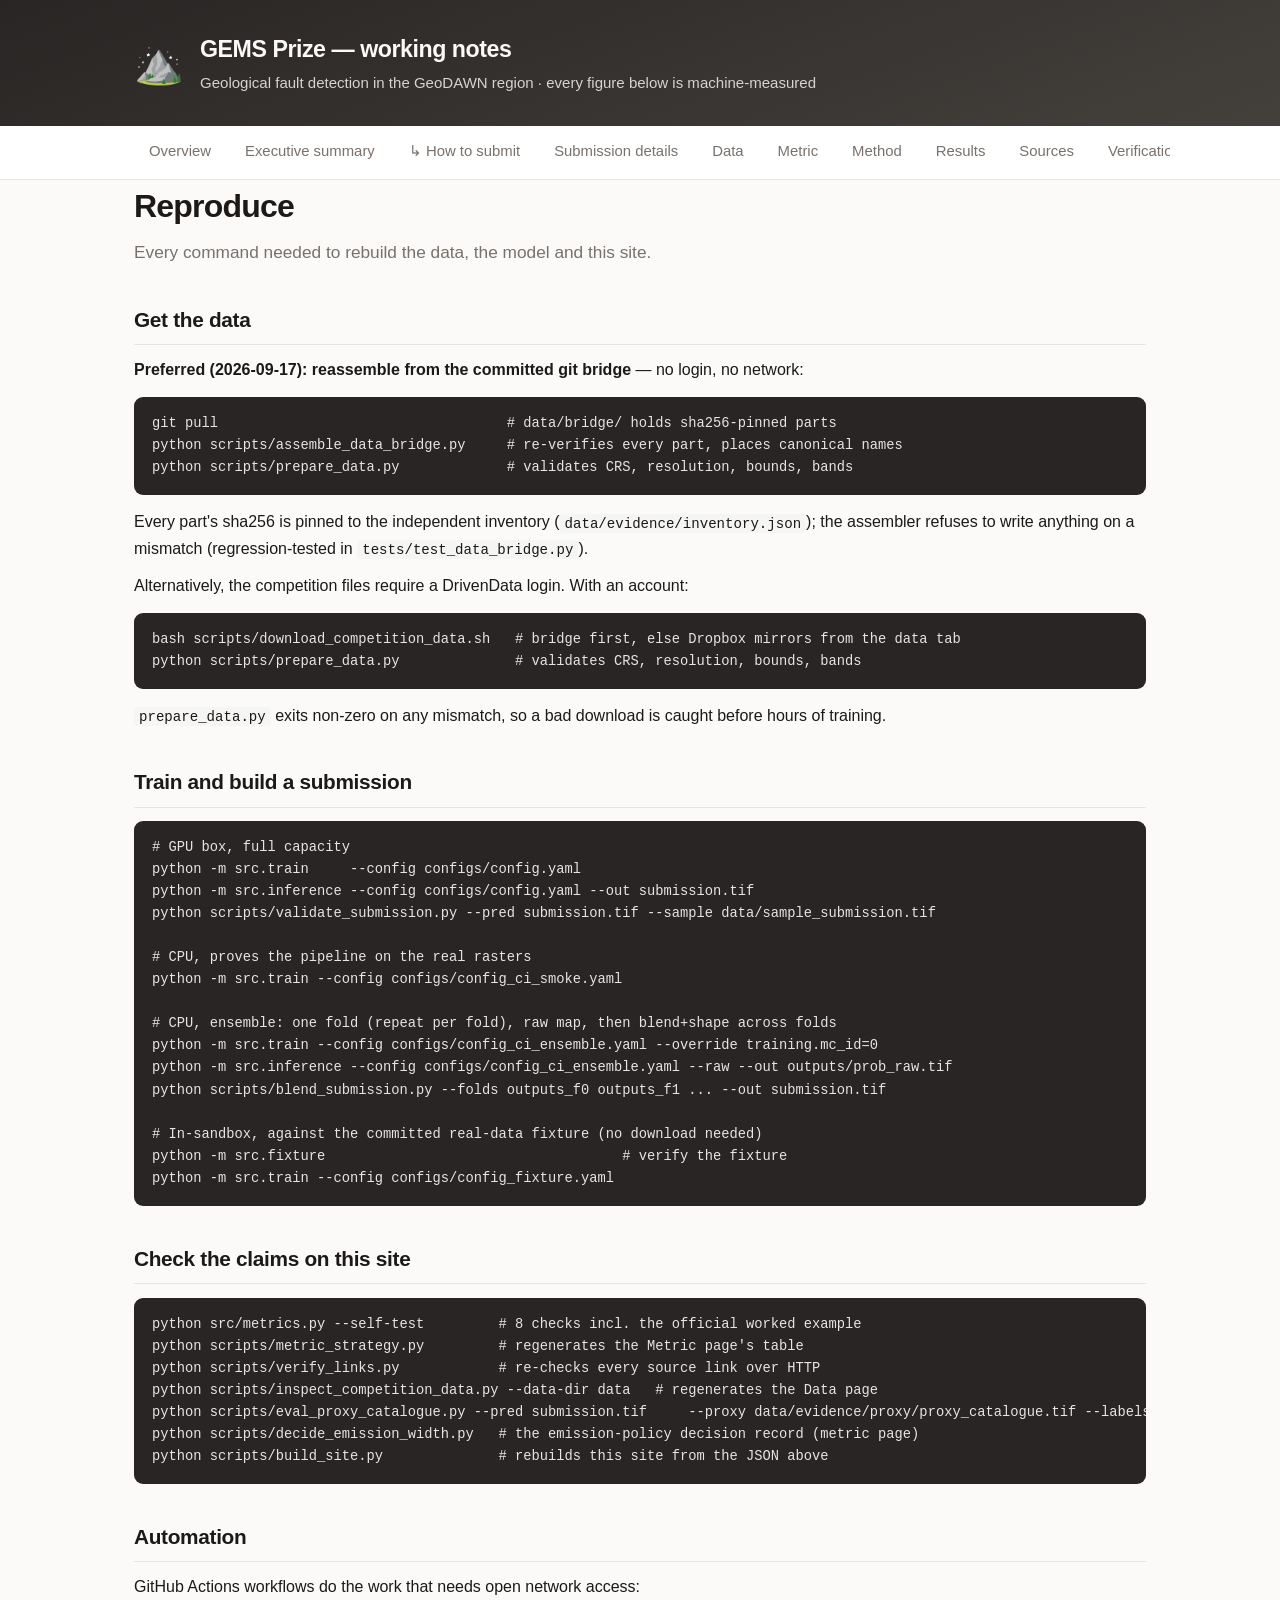
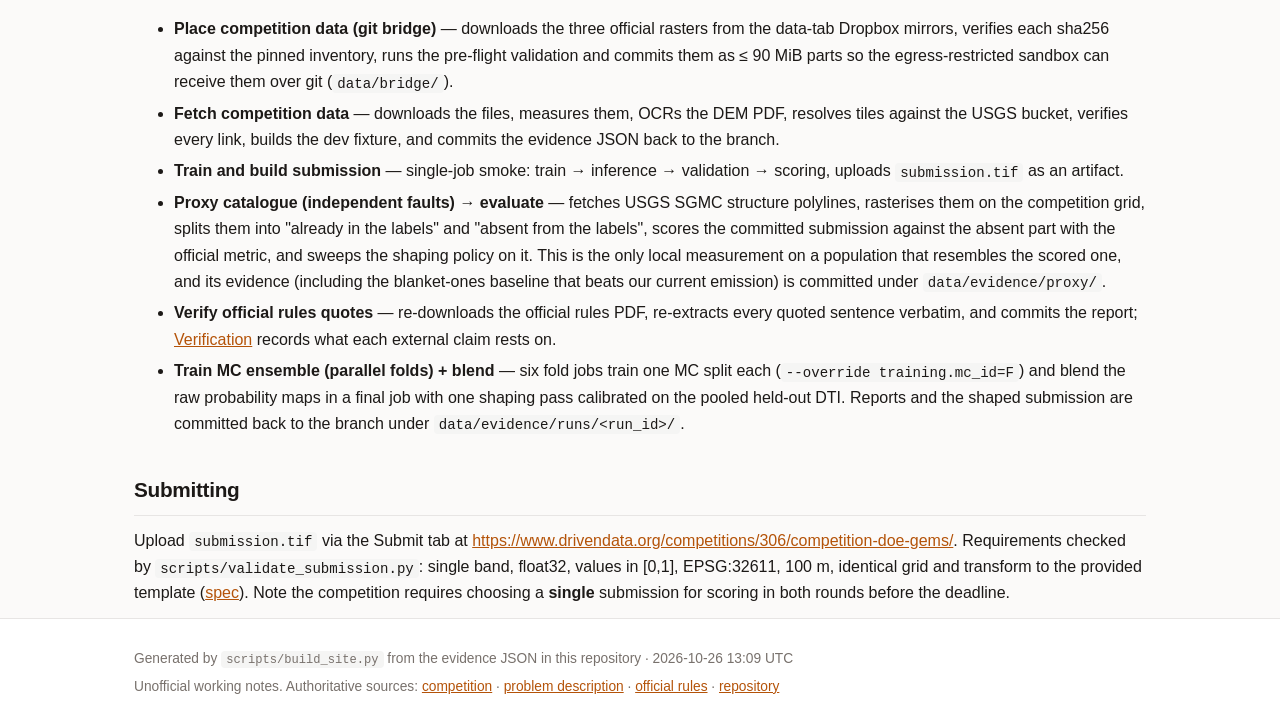
<file: docs/reproduce.html>
<!DOCTYPE html>
<html lang="en"><head>
<meta charset="utf-8">
<meta name="viewport" content="width=device-width, initial-scale=1">
<title>Reproduce — GEMS Prize</title>
<meta name="description" content="Auditable, machine-verified working notes for the DOE GEMS Prize fault-detection challenge.">
<link rel="stylesheet" href="style.css">
<link rel="icon" href="data:image/svg+xml,<svg xmlns=%22http://www.w3.org/2000/svg%22 viewBox=%220 0 100 100%22><text y=%22.9em%22 font-size=%2290%22>⛰️</text></svg>">
</head><body>
<header>
  <div class="wrap">
    <div class="brand"><span class="logo">⛰️</span>
      <div><div class="name">GEMS Prize — working notes</div>
      <div class="tag">Geological fault detection in the GeoDAWN region · every figure below is machine-measured</div></div>
    </div>
  </div>
</header>
<nav><div class="wrap"><a href="index.html">Overview</a><a href="executive_summary.html">Executive summary</a><a href="how_to_submit.html">↳ How to submit</a><a href="submission.html">Submission details</a><a href="data.html">Data</a><a href="metric.html">Metric</a><a href="method.html">Method</a><a href="results.html">Results</a><a href="sources.html">Sources</a><a href="verification.html">Verification</a><a href="review.html">Current review</a><a href="reproduce.html" class="active">Reproduce</a></div></nav>
<main class="wrap">
<h1>Reproduce</h1>
<p class="lede">Every command needed to rebuild the data, the model and this site.</p>

<h2>Get the data</h2>
<p><b>Preferred (2026-09-17): reassemble from the committed git bridge</b> — no login, no network:</p>
<pre><code>git pull                                   # data/bridge/ holds sha256-pinned parts
python scripts/assemble_data_bridge.py     # re-verifies every part, places canonical names
python scripts/prepare_data.py             # validates CRS, resolution, bounds, bands</code></pre>
<p>Every part's sha256 is pinned to the independent inventory
(<code>data/evidence/inventory.json</code>); the assembler refuses to write anything on a mismatch
(regression-tested in <code>tests/test_data_bridge.py</code>).</p>
<p>Alternatively, the competition files require a DrivenData login. With an account:</p>
<pre><code>bash scripts/download_competition_data.sh   # bridge first, else Dropbox mirrors from the data tab
python scripts/prepare_data.py              # validates CRS, resolution, bounds, bands</code></pre>
<p><code>prepare_data.py</code> exits non-zero on any mismatch, so a bad download is caught before
hours of training.</p>

<h2>Train and build a submission</h2>
<pre><code># GPU box, full capacity
python -m src.train     --config configs/config.yaml
python -m src.inference --config configs/config.yaml --out submission.tif
python scripts/validate_submission.py --pred submission.tif --sample data/sample_submission.tif

# CPU, proves the pipeline on the real rasters
python -m src.train --config configs/config_ci_smoke.yaml

# CPU, ensemble: one fold (repeat per fold), raw map, then blend+shape across folds
python -m src.train --config configs/config_ci_ensemble.yaml --override training.mc_id=0
python -m src.inference --config configs/config_ci_ensemble.yaml --raw --out outputs/prob_raw.tif
python scripts/blend_submission.py --folds outputs_f0 outputs_f1 ... --out submission.tif

# In-sandbox, against the committed real-data fixture (no download needed)
python -m src.fixture                                    # verify the fixture
python -m src.train --config configs/config_fixture.yaml</code></pre>

<h2>Check the claims on this site</h2>
<pre><code>python src/metrics.py --self-test         # 8 checks incl. the official worked example
python scripts/metric_strategy.py         # regenerates the Metric page's table
python scripts/verify_links.py            # re-checks every source link over HTTP
python scripts/inspect_competition_data.py --data-dir data   # regenerates the Data page
python scripts/eval_proxy_catalogue.py --pred submission.tif     --proxy data/evidence/proxy/proxy_catalogue.tif --labels data/labels.tif     --out data/evidence/proxy/eval_submission.json      # the new-fault-like population
python scripts/decide_emission_width.py   # the emission-policy decision record (metric page)
python scripts/build_site.py              # rebuilds this site from the JSON above</code></pre>

<h2>Automation</h2>
<p>GitHub Actions workflows do the work that needs open network access:</p>
<ul>
<li><b>Place competition data (git bridge)</b> — downloads the three official rasters from the
data-tab Dropbox mirrors, verifies each sha256 against the pinned inventory, runs the pre-flight
validation and commits them as &le; 90 MiB parts so the egress-restricted sandbox can receive them over
git (<code>data/bridge/</code>).</li>
<li><b>Fetch competition data</b> — downloads the files, measures them, OCRs the DEM PDF, resolves
tiles against the USGS bucket, verifies every link, builds the dev fixture, and commits the evidence
JSON back to the branch.</li>
<li><b>Train and build submission</b> — single-job smoke: train → inference → validation → scoring,
uploads <code>submission.tif</code> as an artifact.</li>
<li><b>Proxy catalogue (independent faults) → evaluate</b> — fetches USGS SGMC structure
polylines, rasterises them on the competition grid, splits them into "already in the labels" and
"absent from the labels", scores the committed submission against the absent part with the official
metric, and sweeps the shaping policy on it. This is the only local measurement on a population that
resembles the scored one, and its evidence (including the blanket-ones baseline that beats our
current emission) is committed under <code>data/evidence/proxy/</code>.</li>
<li><b>Verify official rules quotes</b> — re-downloads the official rules PDF, re-extracts every
quoted sentence verbatim, and commits the report; <a href="verification.html">Verification</a>
records what each external claim rests on.</li>
<li><b>Train MC ensemble (parallel folds) + blend</b> — six fold jobs train one MC split each
(<code>--override training.mc_id=F</code>) and blend the raw probability maps in a final job with one
shaping pass calibrated on the pooled held-out DTI. Reports and the shaped submission are committed
back to the branch under <code>data/evidence/runs/&lt;run_id&gt;/</code>.</li>
</ul>

<h2>Submitting</h2>
<p>Upload <code>submission.tif</code> via the Submit tab at
<a href="https://www.drivendata.org/competitions/306/competition-doe-gems/">https://www.drivendata.org/competitions/306/competition-doe-gems/</a>. Requirements checked by
<code>scripts/validate_submission.py</code>: single band, float32, values in [0,1], EPSG:32611,
100 m, identical grid and transform to the provided template
(<a href="https://www.drivendata.org/competitions/306/competition-doe-gems/page/967/#submission-format">spec</a>). Note the competition requires choosing a
<b>single</b> submission for scoring in both rounds before the deadline.</p>

</main>
<footer><div class="wrap">
  <p>Generated by <code>scripts/build_site.py</code> from the evidence JSON in this repository · 2026-10-26 13:09 UTC</p>
  <p>Unofficial working notes. Authoritative sources: <a href="https://www.drivendata.org/competitions/306/competition-doe-gems/">competition</a> ·
     <a href="https://www.drivendata.org/competitions/306/competition-doe-gems/page/967/">problem description</a> · <a href="https://docs.nlr.gov/docs/fy26osti/96647.pdf">official rules</a> ·
     <a href="https://github.com/buffedlizard55-lab/GEMSDOE">repository</a></p>
</div></footer>

</body></html>
</file>
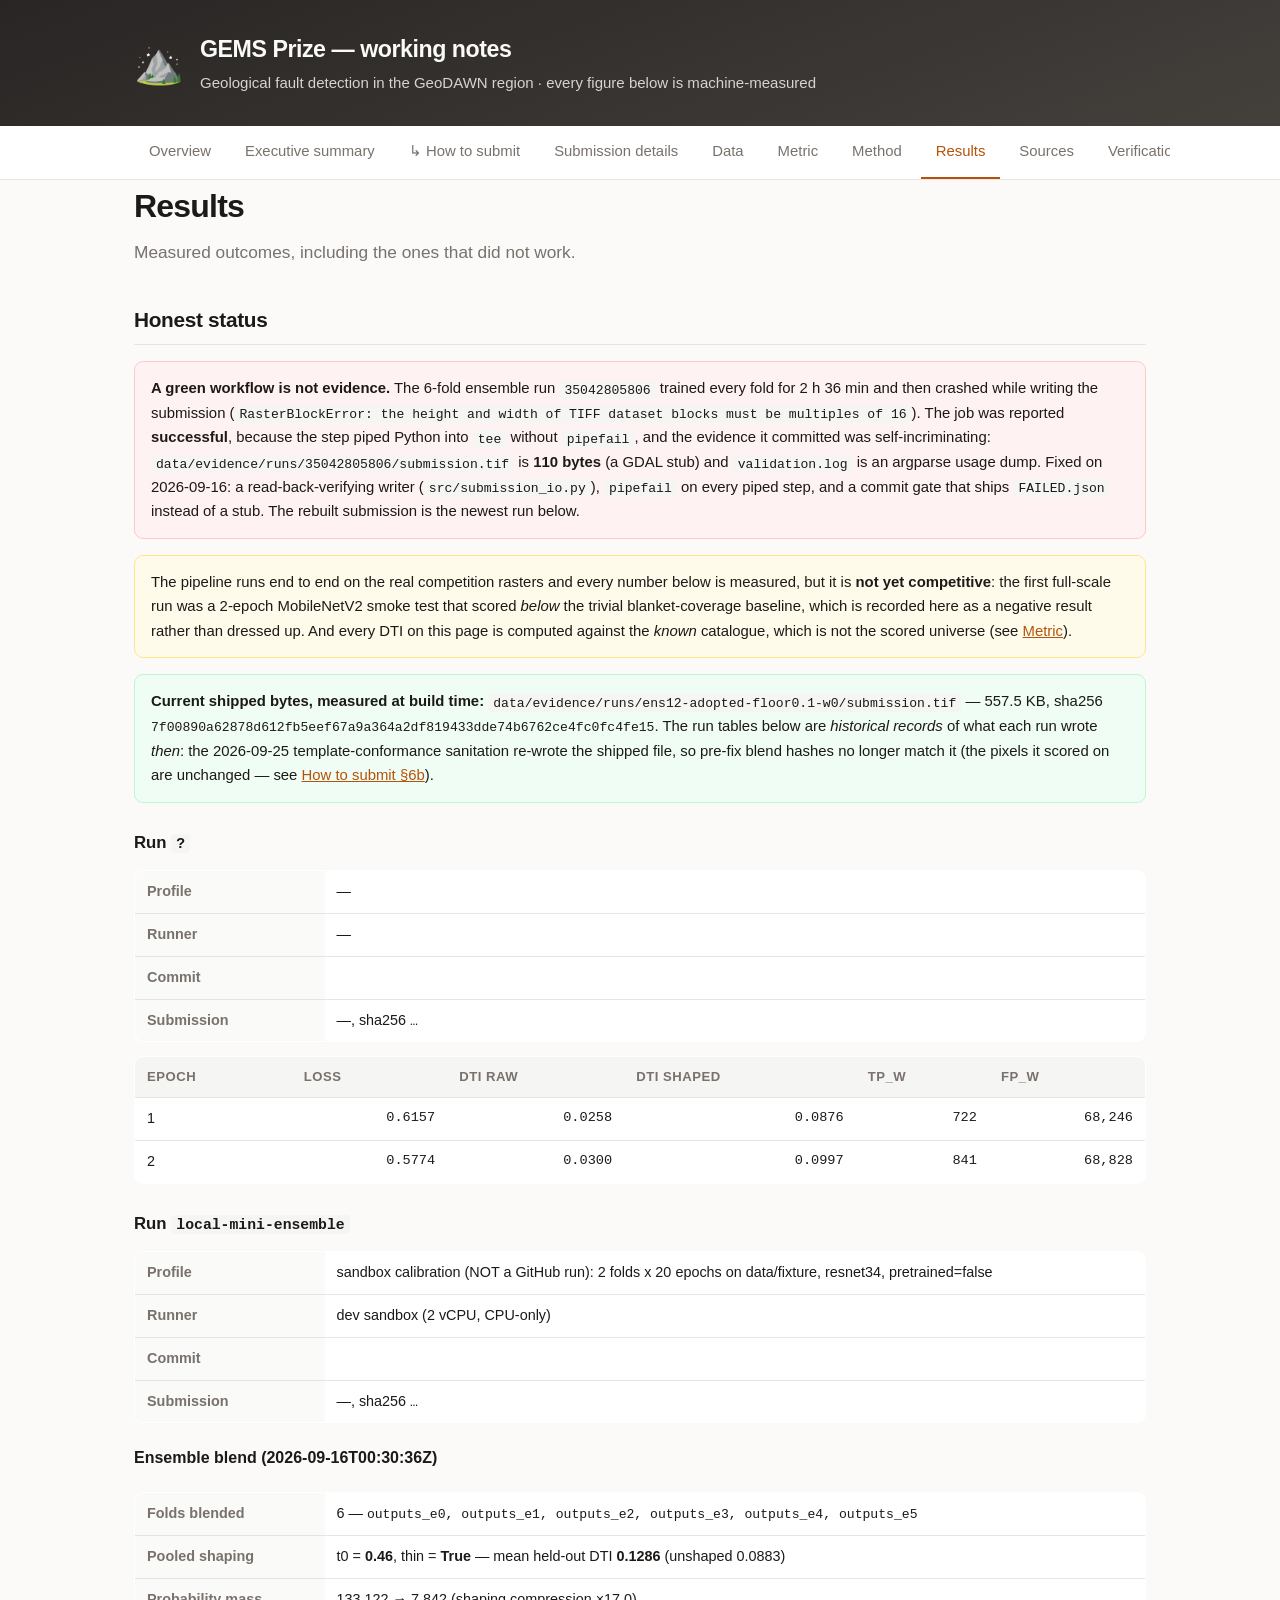
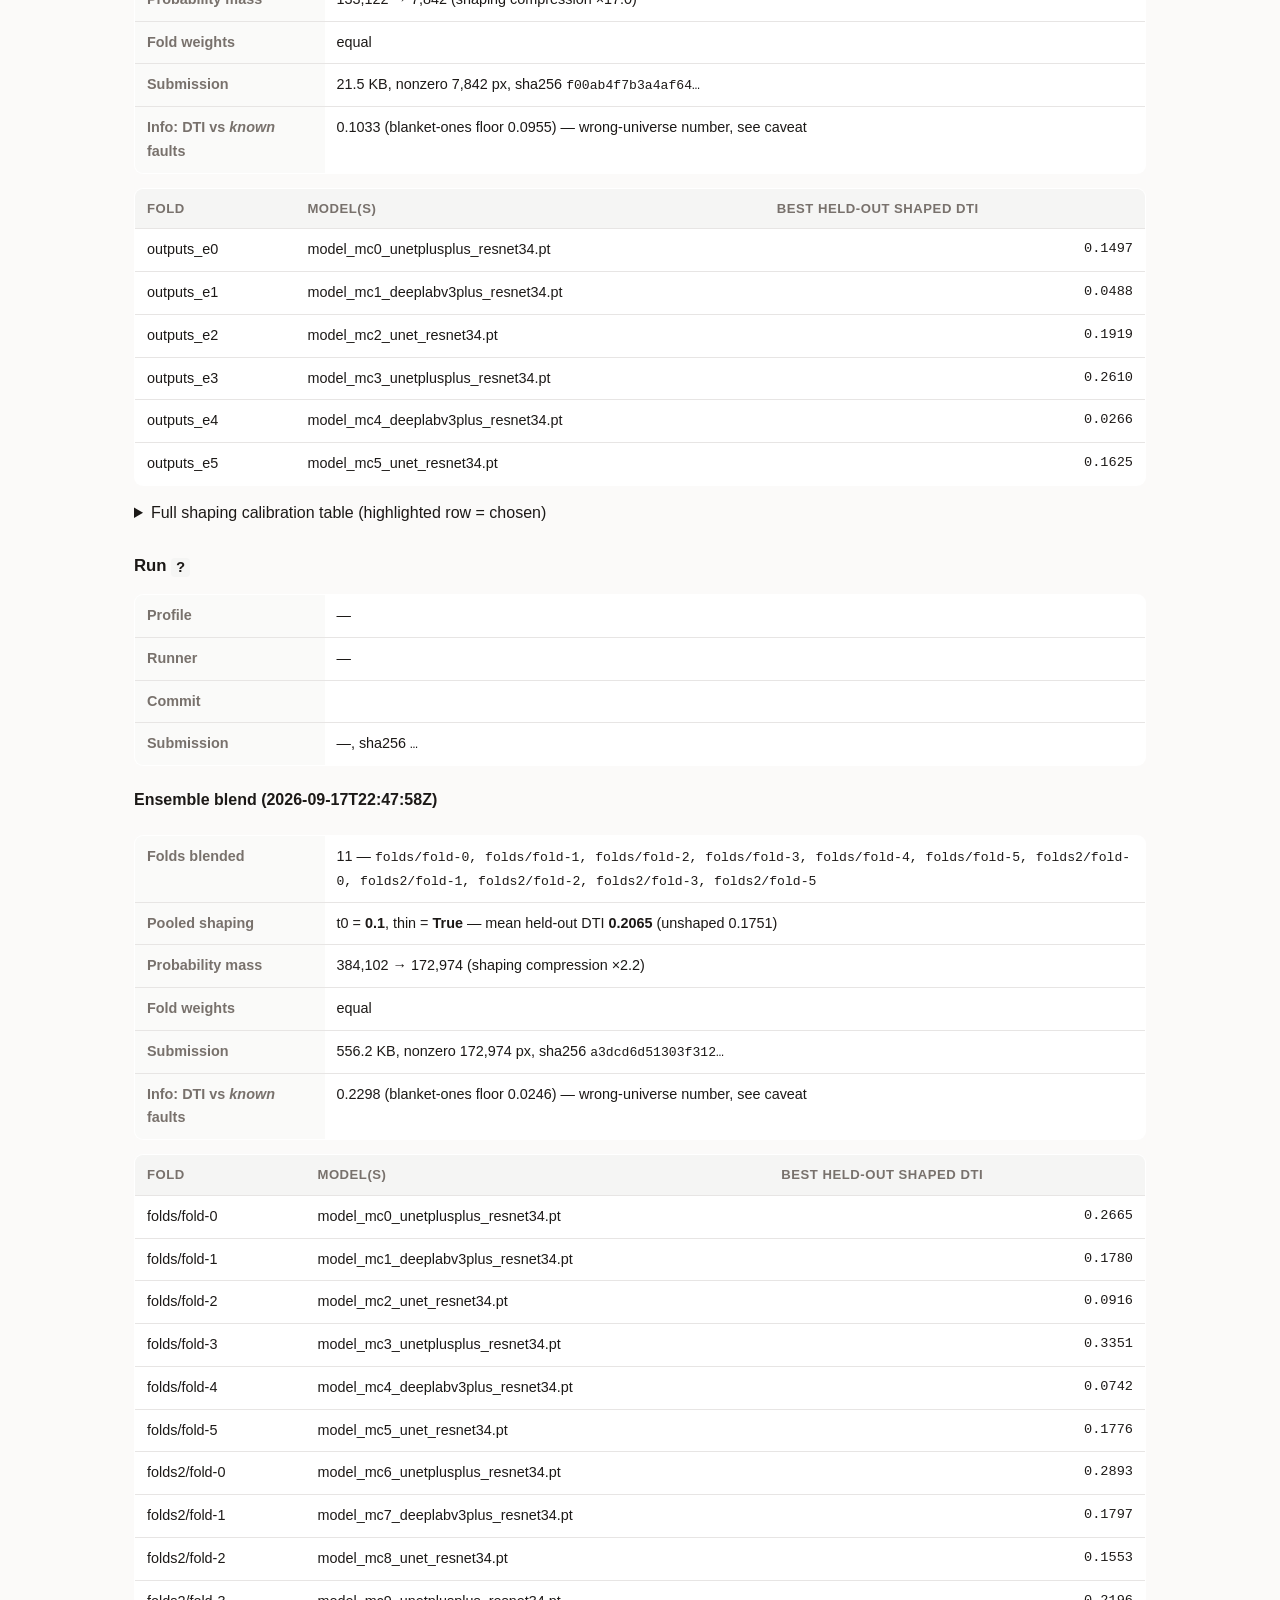
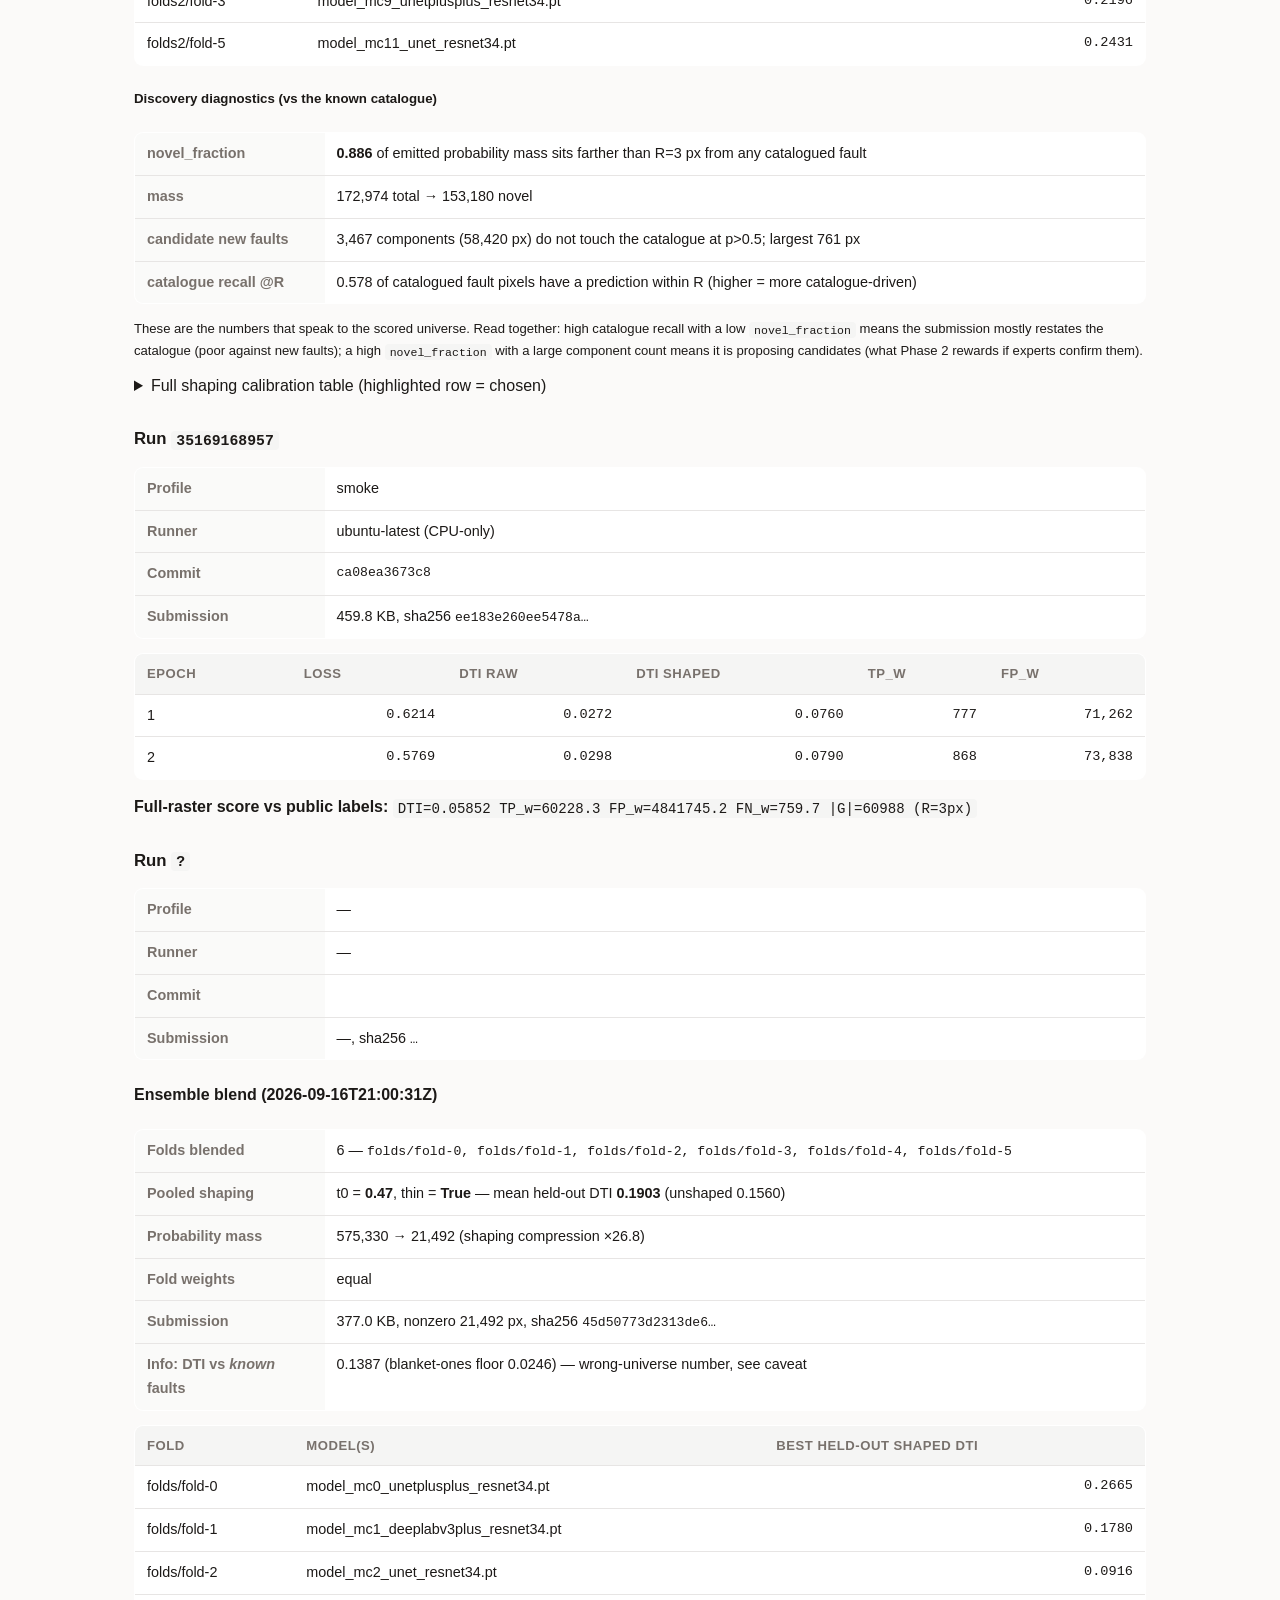
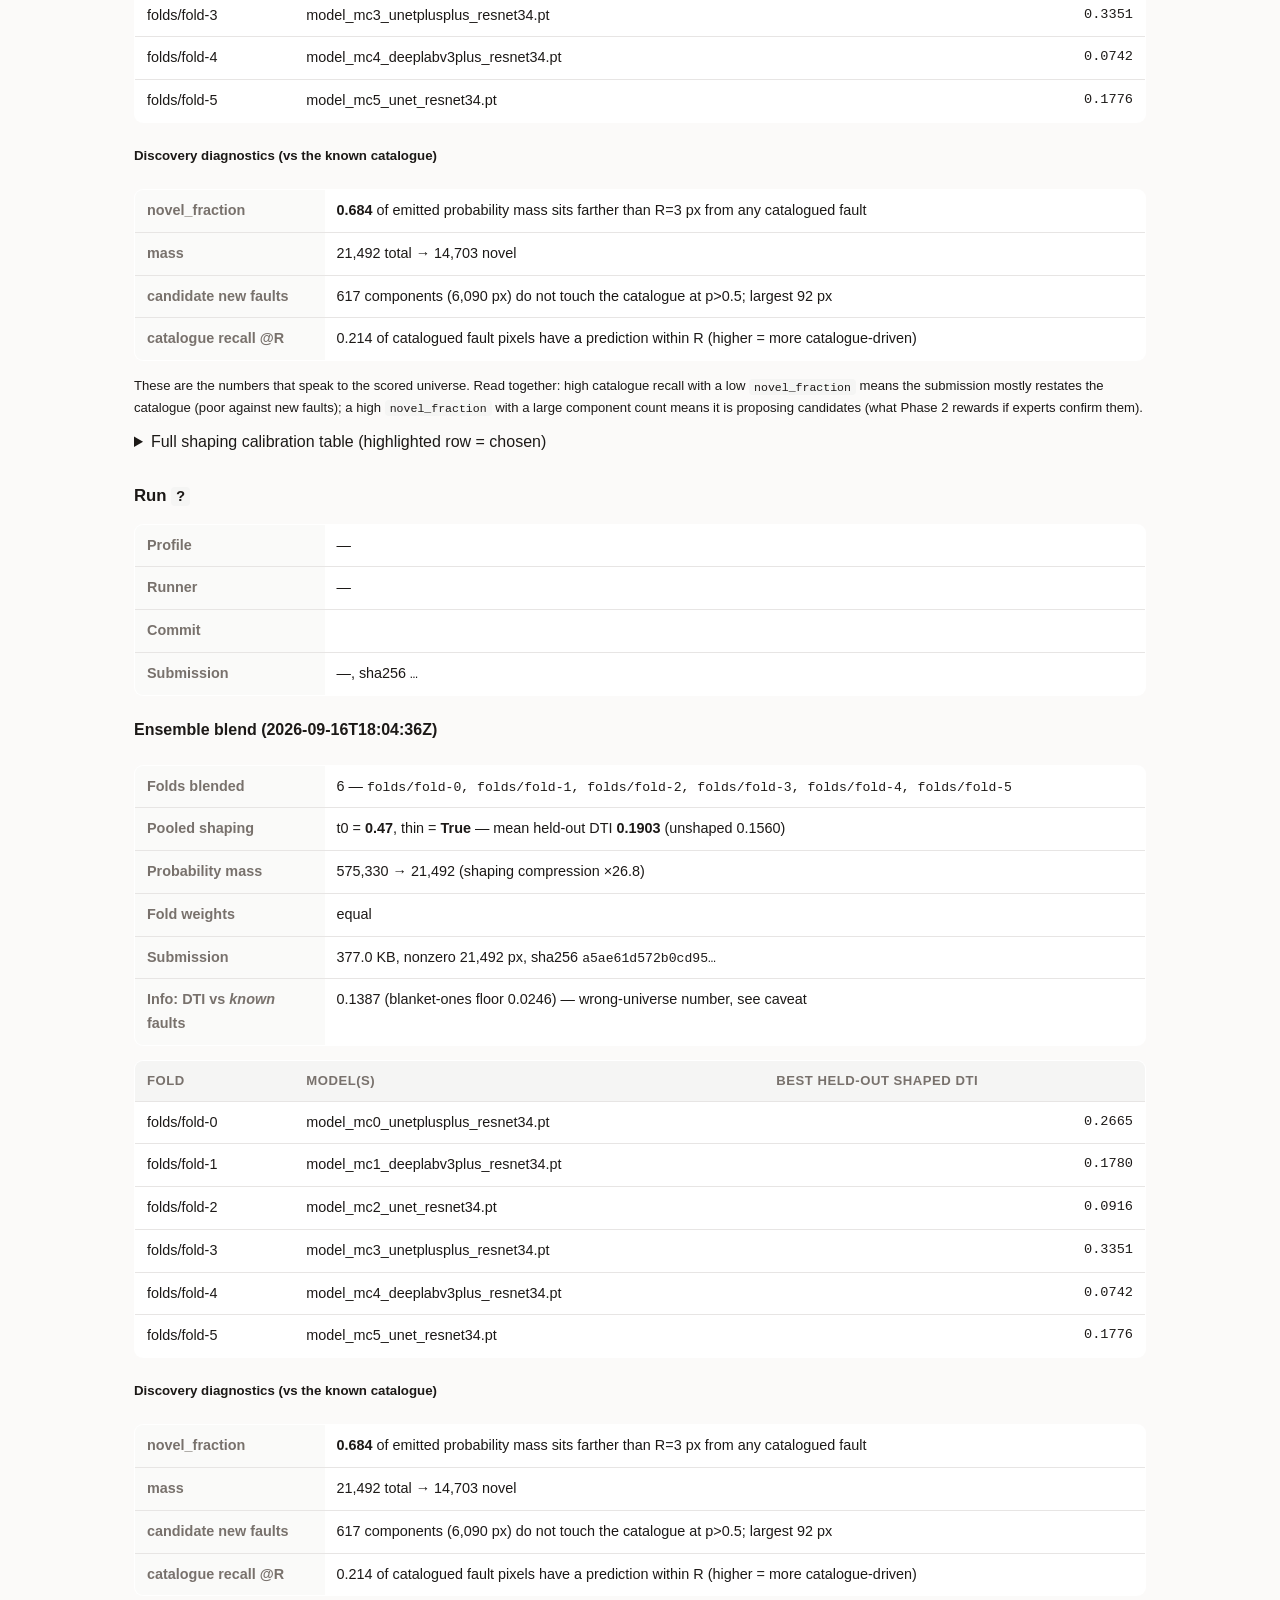
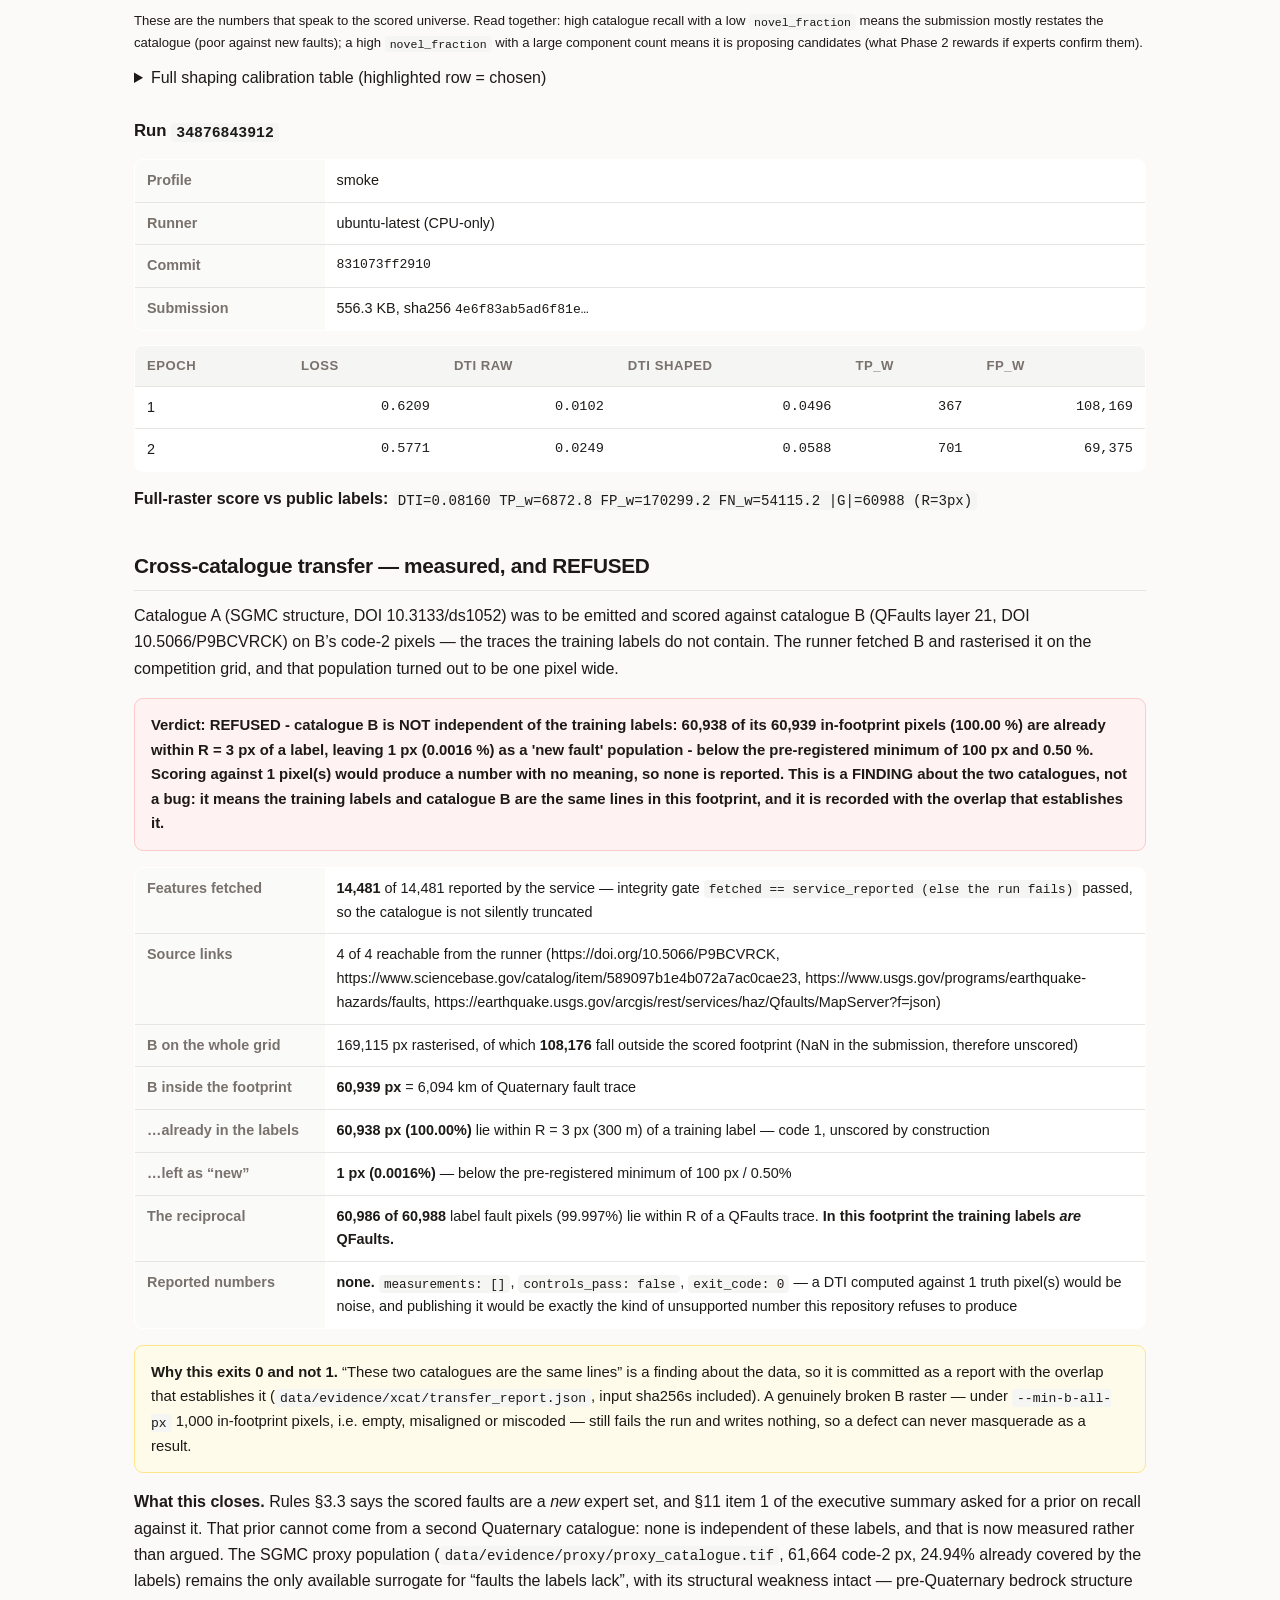
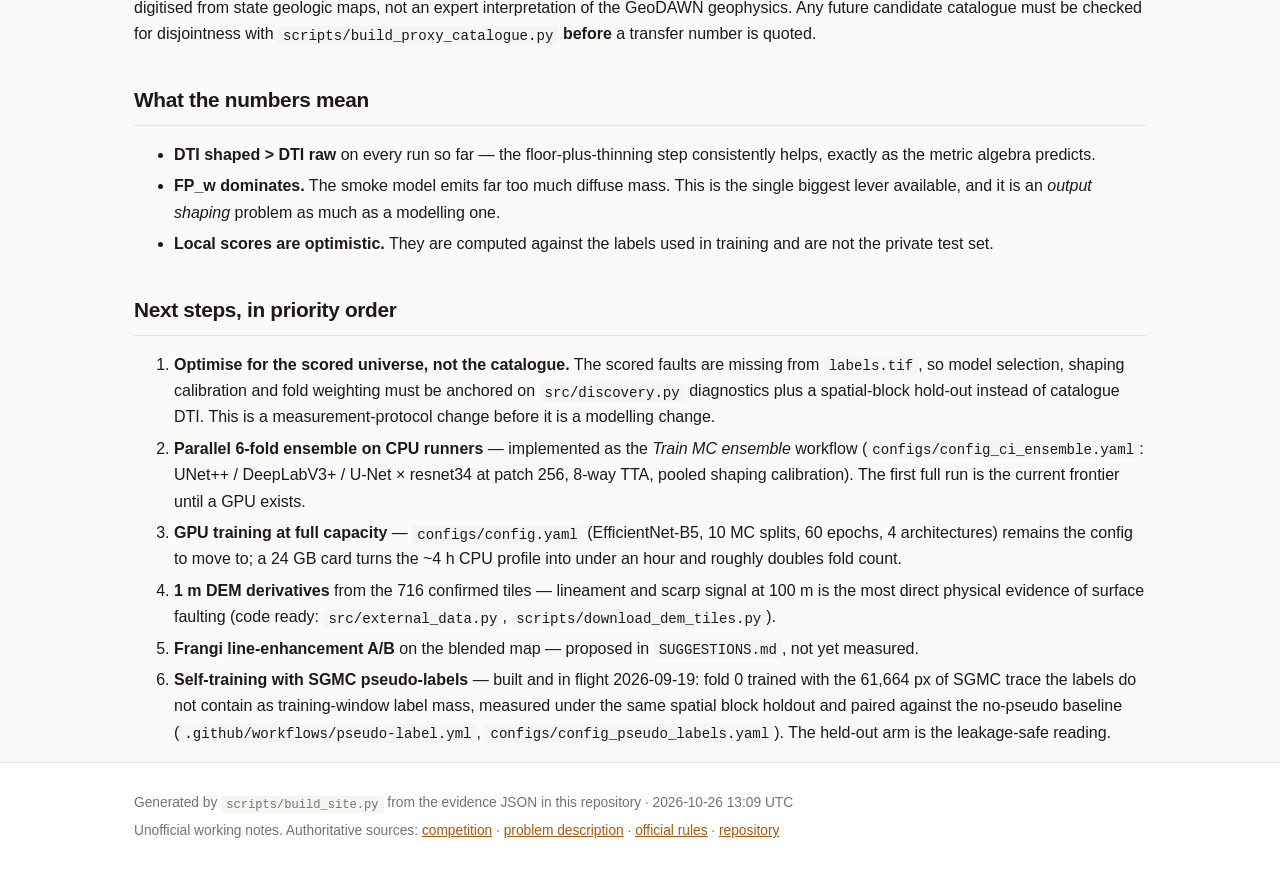
<file: docs/results.html>
<!DOCTYPE html>
<html lang="en"><head>
<meta charset="utf-8">
<meta name="viewport" content="width=device-width, initial-scale=1">
<title>Results — GEMS Prize</title>
<meta name="description" content="Auditable, machine-verified working notes for the DOE GEMS Prize fault-detection challenge.">
<link rel="stylesheet" href="style.css">
<link rel="icon" href="data:image/svg+xml,<svg xmlns=%22http://www.w3.org/2000/svg%22 viewBox=%220 0 100 100%22><text y=%22.9em%22 font-size=%2290%22>⛰️</text></svg>">
</head><body>
<header>
  <div class="wrap">
    <div class="brand"><span class="logo">⛰️</span>
      <div><div class="name">GEMS Prize — working notes</div>
      <div class="tag">Geological fault detection in the GeoDAWN region · every figure below is machine-measured</div></div>
    </div>
  </div>
</header>
<nav><div class="wrap"><a href="index.html">Overview</a><a href="executive_summary.html">Executive summary</a><a href="how_to_submit.html">↳ How to submit</a><a href="submission.html">Submission details</a><a href="data.html">Data</a><a href="metric.html">Metric</a><a href="method.html">Method</a><a href="results.html" class="active">Results</a><a href="sources.html">Sources</a><a href="verification.html">Verification</a><a href="review.html">Current review</a><a href="reproduce.html">Reproduce</a></div></nav>
<main class="wrap">
<h1>Results</h1>
<p class="lede">Measured outcomes, including the ones that did not work.</p>
<h2>Honest status</h2>
<div class="note bad"><b>A green workflow is not evidence.</b> The 6-fold ensemble run
<code>35042805806</code> trained every fold for 2 h 36 min and then crashed while writing the
submission (<code>RasterBlockError: the height and width of TIFF dataset blocks must be multiples of
16</code>). The job was reported <b>successful</b>, because the step piped Python into <code>tee</code>
without <code>pipefail</code>, and the evidence it committed was self-incriminating:
<code>data/evidence/runs/35042805806/submission.tif</code> is <b>110 bytes</b> (a GDAL stub) and
<code>validation.log</code> is an argparse usage dump. Fixed on 2026-09-16: a read-back-verifying
writer (<code>src/submission_io.py</code>), <code>pipefail</code> on every piped step, and a commit gate
that ships <code>FAILED.json</code> instead of a stub. The rebuilt submission is the newest run below.</div>
<div class="note warn">The pipeline runs end to end on the real competition rasters and every number below
is measured, but it is <b>not yet competitive</b>: the first full-scale run was a 2-epoch MobileNetV2
smoke test that scored <em>below</em> the trivial blanket-coverage baseline, which is recorded here as
a negative result rather than dressed up. And every DTI on this page is computed against the
<em>known</em> catalogue, which is not the scored universe (see <a href="metric.html">Metric</a>).</div>
<div class="note ok"><b>Current shipped bytes, measured at build time:</b> <code>data/evidence/runs/ens12-adopted-floor0.1-w0/submission.tif</code> — 557.5 KB, sha256 <span class='mono small'>7f00890a62878d612fb5eef67a9a364a2df819433dde74b6762ce4fc0fc4fe15</span>. The run tables below are <i>historical records</i> of what each run wrote <i>then</i>: the 2026-09-25 template-conformance sanitation re-wrote the shipped file, so pre-fix blend hashes no longer match it (the pixels it scored on are unchanged — see <a href='how_to_submit.html#rejection'>How to submit &sect;6b</a>).</div>
<h3>Run <code>?</code></h3>
<table class="kv"><tbody>
<tr><th>Profile</th><td>—</td></tr>
<tr><th>Runner</th><td>—</td></tr>
<tr><th>Commit</th><td class="mono small"></td></tr>
<tr><th>Submission</th><td>—,
  sha256 <span class="mono small">…</span></td></tr>
</tbody></table>
<table><thead><tr><th>Epoch</th><th>Loss</th><th>DTI raw</th><th>DTI shaped</th><th>TP_w</th><th>FP_w</th></tr></thead><tbody><tr><td>1</td><td class="num">0.6157</td><td class="num">0.0258</td><td class="num">0.0876</td><td class="num">722</td><td class="num">68,246</td></tr><tr><td>2</td><td class="num">0.5774</td><td class="num">0.0300</td><td class="num">0.0997</td><td class="num">841</td><td class="num">68,828</td></tr></tbody></table>
<h3>Run <code>local-mini-ensemble</code></h3>
<table class="kv"><tbody>
<tr><th>Profile</th><td>sandbox calibration (NOT a GitHub run): 2 folds x 20 epochs on data/fixture, resnet34, pretrained=false</td></tr>
<tr><th>Runner</th><td>dev sandbox (2 vCPU, CPU-only)</td></tr>
<tr><th>Commit</th><td class="mono small"></td></tr>
<tr><th>Submission</th><td>—,
  sha256 <span class="mono small">…</span></td></tr>
</tbody></table>
<h4>Ensemble blend (2026-09-16T00:30:36Z)</h4>
<table class="kv"><tbody>
<tr><th>Folds blended</th><td>6 — <span class="mono small">outputs_e0, outputs_e1, outputs_e2, outputs_e3, outputs_e4, outputs_e5</span></td></tr>
<tr><th>Pooled shaping</th><td>t0 = <b>0.46</b>,
  thin = <b>True</b> — mean held-out DTI
  <b>0.1286</b> (unshaped 0.0883)</td></tr>
<tr><th>Probability mass</th><td>133,122 → 7,842
  (shaping compression ×17.0)</td></tr>
<tr><th>Fold weights</th><td>equal</td></tr>
<tr><th>Submission</th><td>21.5 KB, nonzero 7,842 px,
  sha256 <span class="mono small">f00ab4f7b3a4af64…</span></td></tr>
<tr><th>Info: DTI vs <em>known</em> faults</th><td>0.1033
  (blanket-ones floor 0.0955) — wrong-universe number, see caveat</td></tr>
</tbody></table>
<table><thead><tr><th>Fold</th><th>Model(s)</th><th>Best held-out shaped DTI</th></tr></thead><tbody><tr><td>outputs_e0</td><td>model_mc0_unetplusplus_resnet34.pt</td><td class="num">0.1497</td></tr><tr><td>outputs_e1</td><td>model_mc1_deeplabv3plus_resnet34.pt</td><td class="num">0.0488</td></tr><tr><td>outputs_e2</td><td>model_mc2_unet_resnet34.pt</td><td class="num">0.1919</td></tr><tr><td>outputs_e3</td><td>model_mc3_unetplusplus_resnet34.pt</td><td class="num">0.2610</td></tr><tr><td>outputs_e4</td><td>model_mc4_deeplabv3plus_resnet34.pt</td><td class="num">0.0266</td></tr><tr><td>outputs_e5</td><td>model_mc5_unet_resnet34.pt</td><td class="num">0.1625</td></tr></tbody></table>
<details><summary>Full shaping calibration table (highlighted row = chosen)</summary><table><thead><tr><th>t0 floor</th><th>thin</th><th>mean held-out DTI</th></tr></thead><tbody><tr><td class="num">unshaped</td><td>—</td><td class="num">0.0883</td></tr><tr><td class="num">0.02</td><td>no</td><td class="num">0.1011</td></tr><tr><td class="num">0.02</td><td>yes</td><td class="num">0.0344</td></tr><tr><td class="num">0.11</td><td>no</td><td class="num">0.0967</td></tr><tr><td class="num">0.11</td><td>yes</td><td class="num">0.0255</td></tr><tr><td class="num">0.20</td><td>no</td><td class="num">0.0968</td></tr><tr><td class="num">0.20</td><td>yes</td><td class="num">0.0331</td></tr><tr><td class="num">0.28</td><td>no</td><td class="num">0.0971</td></tr><tr><td class="num">0.28</td><td>yes</td><td class="num">0.0533</td></tr><tr><td class="num">0.37</td><td>no</td><td class="num">0.0976</td></tr><tr><td class="num">0.37</td><td>yes</td><td class="num">0.0717</td></tr><tr><td class="num">0.46</td><td>no</td><td class="num">0.1031</td></tr><tr class="hl"><td class="num">0.46</td><td>yes</td><td class="num">0.1286</td></tr><tr><td class="num">0.55</td><td>no</td><td class="num">0.0977</td></tr><tr><td class="num">0.55</td><td>yes</td><td class="num">0.1023</td></tr><tr><td class="num">0.64</td><td>no</td><td class="num">0.0414</td></tr><tr><td class="num">0.64</td><td>yes</td><td class="num">0.0453</td></tr><tr><td class="num">0.72</td><td>no</td><td class="num">0.0391</td></tr><tr><td class="num">0.72</td><td>yes</td><td class="num">0.0395</td></tr><tr><td class="num">0.81</td><td>no</td><td class="num">0.0334</td></tr><tr><td class="num">0.81</td><td>yes</td><td class="num">0.0238</td></tr><tr><td class="num">0.90</td><td>no</td><td class="num">0.0293</td></tr><tr><td class="num">0.90</td><td>yes</td><td class="num">0.0206</td></tr></tbody></table></details>
<h3>Run <code>?</code></h3>
<table class="kv"><tbody>
<tr><th>Profile</th><td>—</td></tr>
<tr><th>Runner</th><td>—</td></tr>
<tr><th>Commit</th><td class="mono small"></td></tr>
<tr><th>Submission</th><td>—,
  sha256 <span class="mono small">…</span></td></tr>
</tbody></table>
<h4>Ensemble blend (2026-09-17T22:47:58Z)</h4>
<table class="kv"><tbody>
<tr><th>Folds blended</th><td>11 — <span class="mono small">folds/fold-0, folds/fold-1, folds/fold-2, folds/fold-3, folds/fold-4, folds/fold-5, folds2/fold-0, folds2/fold-1, folds2/fold-2, folds2/fold-3, folds2/fold-5</span></td></tr>
<tr><th>Pooled shaping</th><td>t0 = <b>0.1</b>,
  thin = <b>True</b> — mean held-out DTI
  <b>0.2065</b> (unshaped 0.1751)</td></tr>
<tr><th>Probability mass</th><td>384,102 → 172,974
  (shaping compression ×2.2)</td></tr>
<tr><th>Fold weights</th><td>equal</td></tr>
<tr><th>Submission</th><td>556.2 KB, nonzero 172,974 px,
  sha256 <span class="mono small">a3dcd6d51303f312…</span></td></tr>
<tr><th>Info: DTI vs <em>known</em> faults</th><td>0.2298
  (blanket-ones floor 0.0246) — wrong-universe number, see caveat</td></tr>
</tbody></table>
<table><thead><tr><th>Fold</th><th>Model(s)</th><th>Best held-out shaped DTI</th></tr></thead><tbody><tr><td>folds/fold-0</td><td>model_mc0_unetplusplus_resnet34.pt</td><td class="num">0.2665</td></tr><tr><td>folds/fold-1</td><td>model_mc1_deeplabv3plus_resnet34.pt</td><td class="num">0.1780</td></tr><tr><td>folds/fold-2</td><td>model_mc2_unet_resnet34.pt</td><td class="num">0.0916</td></tr><tr><td>folds/fold-3</td><td>model_mc3_unetplusplus_resnet34.pt</td><td class="num">0.3351</td></tr><tr><td>folds/fold-4</td><td>model_mc4_deeplabv3plus_resnet34.pt</td><td class="num">0.0742</td></tr><tr><td>folds/fold-5</td><td>model_mc5_unet_resnet34.pt</td><td class="num">0.1776</td></tr><tr><td>folds2/fold-0</td><td>model_mc6_unetplusplus_resnet34.pt</td><td class="num">0.2893</td></tr><tr><td>folds2/fold-1</td><td>model_mc7_deeplabv3plus_resnet34.pt</td><td class="num">0.1797</td></tr><tr><td>folds2/fold-2</td><td>model_mc8_unet_resnet34.pt</td><td class="num">0.1553</td></tr><tr><td>folds2/fold-3</td><td>model_mc9_unetplusplus_resnet34.pt</td><td class="num">0.2196</td></tr><tr><td>folds2/fold-5</td><td>model_mc11_unet_resnet34.pt</td><td class="num">0.2431</td></tr></tbody></table>
<h5>Discovery diagnostics (vs the known catalogue)</h5>
<table class="kv"><tbody>
<tr><th>novel_fraction</th><td><b>0.886</b> of emitted
  probability mass sits farther than R=3 px from any catalogued fault</td></tr>
<tr><th>mass</th><td>172,974 total → 153,180 novel</td></tr>
<tr><th>candidate new faults</th><td>3,467 components
  (58,420 px) do not touch the catalogue at p&gt;0.5; largest
  761 px</td></tr>
<tr><th>catalogue recall @R</th><td>0.578 of catalogued fault
  pixels have a prediction within R (higher = more catalogue-driven)</td></tr>
</tbody></table>
<p class="small">These are the numbers that speak to the scored universe. Read together: high
catalogue recall with a low <code>novel_fraction</code> means the submission mostly restates the
catalogue (poor against new faults); a high <code>novel_fraction</code> with a large component count
means it is proposing candidates (what Phase 2 rewards if experts confirm them).</p>
<details><summary>Full shaping calibration table (highlighted row = chosen)</summary><table><thead><tr><th>t0 floor</th><th>thin</th><th>mean held-out DTI</th></tr></thead><tbody><tr><td class="num">unshaped</td><td>—</td><td class="num">0.1751</td></tr><tr><td class="num">0.00</td><td>no</td><td class="num">0.0270</td></tr><tr><td class="num">0.00</td><td>yes</td><td class="num">0.0448</td></tr><tr><td class="num">0.00</td><td>yes</td><td class="num">0.0444</td></tr><tr><td class="num">0.00</td><td>yes</td><td class="num">0.0455</td></tr><tr><td class="num">0.00</td><td>yes</td><td class="num">0.0466</td></tr><tr><td class="num">0.00</td><td>yes</td><td class="num">0.0472</td></tr><tr><td class="num">0.00</td><td>yes</td><td class="num">0.0473</td></tr><tr><td class="num">0.00</td><td>no</td><td class="num">0.0567</td></tr><tr><td class="num">0.00</td><td>yes</td><td class="num">0.1225</td></tr><tr><td class="num">0.00</td><td>yes</td><td class="num">0.0829</td></tr><tr><td class="num">0.00</td><td>yes</td><td class="num">0.0706</td></tr><tr><td class="num">0.00</td><td>yes</td><td class="num">0.0635</td></tr><tr><td class="num">0.00</td><td>yes</td><td class="num">0.0594</td></tr><tr><td class="num">0.00</td><td>yes</td><td class="num">0.0536</td></tr><tr><td class="num">0.00</td><td>no</td><td class="num">0.0658</td></tr><tr><td class="num">0.00</td><td>yes</td><td class="num">0.1304</td></tr><tr><td class="num">0.00</td><td>yes</td><td class="num">0.0890</td></tr><tr><td class="num">0.00</td><td>yes</td><td class="num">0.0765</td></tr><tr><td class="num">0.00</td><td>yes</td><td class="num">0.0691</td></tr><tr><td class="num">0.00</td><td>yes</td><td class="num">0.0650</td></tr><tr><td class="num">0.00</td><td>yes</td><td class="num">0.0590</td></tr><tr><td class="num">0.00</td><td>no</td><td class="num">0.0753</td></tr><tr><td class="num">0.00</td><td>yes</td><td class="num">0.1406</td></tr><tr><td class="num">0.00</td><td>yes</td><td class="num">0.0968</td></tr><tr><td class="num">0.00</td><td>yes</td><td class="num">0.0835</td></tr><tr><td class="num">0.00</td><td>yes</td><td class="num">0.0756</td></tr><tr><td class="num">0.00</td><td>yes</td><td class="num">0.0710</td></tr><tr><td class="num">0.00</td><td>yes</td><td class="num">0.0640</td></tr><tr><td class="num">0.00</td><td>no</td><td class="num">0.0915</td></tr><tr><td class="num">0.00</td><td>yes</td><td class="num">0.1493</td></tr><tr><td class="num">0.00</td><td>yes</td><td class="num">0.1037</td></tr><tr><td class="num">0.00</td><td>yes</td><td class="num">0.0899</td></tr><tr><td class="num">0.00</td><td>yes</td><td class="num">0.0817</td></tr><tr><td class="num">0.00</td><td>yes</td><td class="num">0.0766</td></tr><tr><td class="num">0.00</td><td>yes</td><td class="num">0.0690</td></tr><tr><td class="num">0.00</td><td>no</td><td class="num">0.1170</td></tr><tr><td class="num">0.00</td><td>yes</td><td class="num">0.1648</td></tr><tr><td class="num">0.00</td><td>yes</td><td class="num">0.1148</td></tr><tr><td class="num">0.00</td><td>yes</td><td class="num">0.0990</td></tr><tr><td class="num">0.00</td><td>yes</td><td class="num">0.0895</td></tr><tr><td class="num">0.00</td><td>yes</td><td class="num">0.0833</td></tr><tr><td class="num">0.00</td><td>yes</td><td class="num">0.0740</td></tr><tr><td class="num">0.00</td><td>no</td><td class="num">0.1401</td></tr><tr><td class="num">0.00</td><td>yes</td><td class="num">0.1793</td></tr><tr><td class="num">0.00</td><td>yes</td><td class="num">0.1262</td></tr><tr><td class="num">0.00</td><td>yes</td><td class="num">0.1086</td></tr><tr><td class="num">0.00</td><td>yes</td><td class="num">0.0980</td></tr><tr><td class="num">0.00</td><td>yes</td><td class="num">0.0906</td></tr><tr><td class="num">0.00</td><td>yes</td><td class="num">0.0795</td></tr><tr><td class="num">0.00</td><td>no</td><td class="num">0.1617</td></tr><tr><td class="num">0.00</td><td>yes</td><td class="num">0.1926</td></tr><tr><td class="num">0.00</td><td>yes</td><td class="num">0.1368</td></tr><tr><td class="num">0.00</td><td>yes</td><td class="num">0.1169</td></tr><tr><td class="num">0.00</td><td>yes</td><td class="num">0.1047</td></tr><tr><td class="num">0.00</td><td>yes</td><td class="num">0.0965</td></tr><tr><td class="num">0.00</td><td>yes</td><td class="num">0.0837</td></tr><tr><td class="num">0.01</td><td>no</td><td class="num">0.1799</td></tr><tr><td class="num">0.01</td><td>yes</td><td class="num">0.2016</td></tr><tr><td class="num">0.01</td><td>yes</td><td class="num">0.1465</td></tr><tr><td class="num">0.01</td><td>yes</td><td class="num">0.1244</td></tr><tr><td class="num">0.01</td><td>yes</td><td class="num">0.1108</td></tr><tr><td class="num">0.01</td><td>yes</td><td class="num">0.1019</td></tr><tr><td class="num">0.01</td><td>yes</td><td class="num">0.0880</td></tr><tr><td class="num">0.02</td><td>no</td><td class="num">0.1918</td></tr><tr><td class="num">0.02</td><td>yes</td><td class="num">0.2056</td></tr><tr><td class="num">0.02</td><td>yes</td><td class="num">0.1530</td></tr><tr><td class="num">0.02</td><td>yes</td><td class="num">0.1296</td></tr><tr><td class="num">0.02</td><td>yes</td><td class="num">0.1150</td></tr><tr><td class="num">0.02</td><td>yes</td><td class="num">0.1054</td></tr><tr><td class="num">0.02</td><td>yes</td><td class="num">0.0907</td></tr><tr><td class="num">0.03</td><td>no</td><td class="num">0.1983</td></tr><tr><td class="num">0.03</td><td>yes</td><td class="num">0.2056</td></tr><tr><td class="num">0.03</td><td>yes</td><td class="num">0.1566</td></tr><tr><td class="num">0.03</td><td>yes</td><td class="num">0.1328</td></tr><tr><td class="num">0.03</td><td>yes</td><td class="num">0.1179</td></tr><tr><td class="num">0.03</td><td>yes</td><td class="num">0.1081</td></tr><tr><td class="num">0.03</td><td>yes</td><td class="num">0.0929</td></tr><tr><td class="num">0.07</td><td>no</td><td class="num">0.2020</td></tr><tr><td class="num">0.07</td><td>yes</td><td class="num">0.2061</td></tr><tr><td class="num">0.07</td><td>yes</td><td class="num">0.1602</td></tr><tr><td class="num">0.07</td><td>yes</td><td class="num">0.1360</td></tr><tr><td class="num">0.07</td><td>yes</td><td class="num">0.1207</td></tr><tr><td class="num">0.07</td><td>yes</td><td class="num">0.1107</td></tr><tr><td class="num">0.07</td><td>yes</td><td class="num">0.0951</td></tr><tr><td class="num">0.13</td><td>no</td><td class="num">0.2034</td></tr><tr><td class="num">0.13</td><td>yes</td><td class="num">0.2045</td></tr><tr><td class="num">0.13</td><td>yes</td><td class="num">0.1623</td></tr><tr><td class="num">0.13</td><td>yes</td><td class="num">0.1384</td></tr><tr><td class="num">0.13</td><td>yes</td><td class="num">0.1229</td></tr><tr><td class="num">0.13</td><td>yes</td><td class="num">0.1127</td></tr><tr><td class="num">0.13</td><td>yes</td><td class="num">0.0969</td></tr><tr><td class="num">0.25</td><td>no</td><td class="num">0.2051</td></tr><tr><td class="num">0.25</td><td>yes</td><td class="num">0.2002</td></tr><tr><td class="num">0.25</td><td>yes</td><td class="num">0.1628</td></tr><tr><td class="num">0.25</td><td>yes</td><td class="num">0.1387</td></tr><tr><td class="num">0.25</td><td>yes</td><td class="num">0.1224</td></tr><tr><td class="num">0.25</td><td>yes</td><td class="num">0.1117</td></tr><tr><td class="num">0.25</td><td>yes</td><td class="num">0.0958</td></tr><tr><td class="num">0.47</td><td>no</td><td class="num">0.2065</td></tr><tr><td class="num">0.47</td><td>yes</td><td class="num">0.2031</td></tr><tr><td class="num">0.47</td><td>yes</td><td class="num">0.1709</td></tr><tr><td class="num">0.47</td><td>yes</td><td class="num">0.1463</td></tr><tr><td class="num">0.47</td><td>yes</td><td class="num">0.1290</td></tr><tr><td class="num">0.47</td><td>yes</td><td class="num">0.1177</td></tr><tr><td class="num">0.47</td><td>yes</td><td class="num">0.1008</td></tr><tr><td class="num">0.90</td><td>no</td><td class="num">0.1602</td></tr><tr><td class="num">0.90</td><td>yes</td><td class="num">0.1493</td></tr><tr><td class="num">0.90</td><td>yes</td><td class="num">0.1574</td></tr><tr><td class="num">0.90</td><td>yes</td><td class="num">0.1459</td></tr><tr><td class="num">0.90</td><td>yes</td><td class="num">0.1323</td></tr><tr><td class="num">0.90</td><td>yes</td><td class="num">0.1212</td></tr><tr><td class="num">0.90</td><td>yes</td><td class="num">0.1032</td></tr></tbody></table></details>
<h3>Run <code>35169168957</code></h3>
<table class="kv"><tbody>
<tr><th>Profile</th><td>smoke</td></tr>
<tr><th>Runner</th><td>ubuntu-latest (CPU-only)</td></tr>
<tr><th>Commit</th><td class="mono small">ca08ea3673c8</td></tr>
<tr><th>Submission</th><td>459.8 KB,
  sha256 <span class="mono small">ee183e260ee5478a…</span></td></tr>
</tbody></table>
<table><thead><tr><th>Epoch</th><th>Loss</th><th>DTI raw</th><th>DTI shaped</th><th>TP_w</th><th>FP_w</th></tr></thead><tbody><tr><td>1</td><td class="num">0.6214</td><td class="num">0.0272</td><td class="num">0.0760</td><td class="num">777</td><td class="num">71,262</td></tr><tr><td>2</td><td class="num">0.5769</td><td class="num">0.0298</td><td class="num">0.0790</td><td class="num">868</td><td class="num">73,838</td></tr></tbody></table>
<p><b>Full-raster score vs public labels:</b> <code>DTI=0.05852  TP_w=60228.3  FP_w=4841745.2  FN_w=759.7  |G|=60988  (R=3px)</code></p>
<h3>Run <code>?</code></h3>
<table class="kv"><tbody>
<tr><th>Profile</th><td>—</td></tr>
<tr><th>Runner</th><td>—</td></tr>
<tr><th>Commit</th><td class="mono small"></td></tr>
<tr><th>Submission</th><td>—,
  sha256 <span class="mono small">…</span></td></tr>
</tbody></table>
<h4>Ensemble blend (2026-09-16T21:00:31Z)</h4>
<table class="kv"><tbody>
<tr><th>Folds blended</th><td>6 — <span class="mono small">folds/fold-0, folds/fold-1, folds/fold-2, folds/fold-3, folds/fold-4, folds/fold-5</span></td></tr>
<tr><th>Pooled shaping</th><td>t0 = <b>0.47</b>,
  thin = <b>True</b> — mean held-out DTI
  <b>0.1903</b> (unshaped 0.1560)</td></tr>
<tr><th>Probability mass</th><td>575,330 → 21,492
  (shaping compression ×26.8)</td></tr>
<tr><th>Fold weights</th><td>equal</td></tr>
<tr><th>Submission</th><td>377.0 KB, nonzero 21,492 px,
  sha256 <span class="mono small">45d50773d2313de6…</span></td></tr>
<tr><th>Info: DTI vs <em>known</em> faults</th><td>0.1387
  (blanket-ones floor 0.0246) — wrong-universe number, see caveat</td></tr>
</tbody></table>
<table><thead><tr><th>Fold</th><th>Model(s)</th><th>Best held-out shaped DTI</th></tr></thead><tbody><tr><td>folds/fold-0</td><td>model_mc0_unetplusplus_resnet34.pt</td><td class="num">0.2665</td></tr><tr><td>folds/fold-1</td><td>model_mc1_deeplabv3plus_resnet34.pt</td><td class="num">0.1780</td></tr><tr><td>folds/fold-2</td><td>model_mc2_unet_resnet34.pt</td><td class="num">0.0916</td></tr><tr><td>folds/fold-3</td><td>model_mc3_unetplusplus_resnet34.pt</td><td class="num">0.3351</td></tr><tr><td>folds/fold-4</td><td>model_mc4_deeplabv3plus_resnet34.pt</td><td class="num">0.0742</td></tr><tr><td>folds/fold-5</td><td>model_mc5_unet_resnet34.pt</td><td class="num">0.1776</td></tr></tbody></table>
<h5>Discovery diagnostics (vs the known catalogue)</h5>
<table class="kv"><tbody>
<tr><th>novel_fraction</th><td><b>0.684</b> of emitted
  probability mass sits farther than R=3 px from any catalogued fault</td></tr>
<tr><th>mass</th><td>21,492 total → 14,703 novel</td></tr>
<tr><th>candidate new faults</th><td>617 components
  (6,090 px) do not touch the catalogue at p&gt;0.5; largest
  92 px</td></tr>
<tr><th>catalogue recall @R</th><td>0.214 of catalogued fault
  pixels have a prediction within R (higher = more catalogue-driven)</td></tr>
</tbody></table>
<p class="small">These are the numbers that speak to the scored universe. Read together: high
catalogue recall with a low <code>novel_fraction</code> means the submission mostly restates the
catalogue (poor against new faults); a high <code>novel_fraction</code> with a large component count
means it is proposing candidates (what Phase 2 rewards if experts confirm them).</p>
<details><summary>Full shaping calibration table (highlighted row = chosen)</summary><table><thead><tr><th>t0 floor</th><th>thin</th><th>mean held-out DTI</th></tr></thead><tbody><tr><td class="num">unshaped</td><td>—</td><td class="num">0.1560</td></tr><tr><td class="num">0.00</td><td>no</td><td class="num">0.0231</td></tr><tr><td class="num">0.00</td><td>yes</td><td class="num">0.0441</td></tr><tr><td class="num">0.00</td><td>yes</td><td class="num">0.0451</td></tr><tr><td class="num">0.00</td><td>yes</td><td class="num">0.0466</td></tr><tr><td class="num">0.00</td><td>yes</td><td class="num">0.0480</td></tr><tr><td class="num">0.00</td><td>yes</td><td class="num">0.0485</td></tr><tr><td class="num">0.00</td><td>yes</td><td class="num">0.0479</td></tr><tr><td class="num">0.00</td><td>no</td><td class="num">0.0500</td></tr><tr><td class="num">0.00</td><td>yes</td><td class="num">0.1154</td></tr><tr><td class="num">0.00</td><td>yes</td><td class="num">0.0792</td></tr><tr><td class="num">0.00</td><td>yes</td><td class="num">0.0679</td></tr><tr><td class="num">0.00</td><td>yes</td><td class="num">0.0617</td></tr><tr><td class="num">0.00</td><td>yes</td><td class="num">0.0580</td></tr><tr><td class="num">0.00</td><td>yes</td><td class="num">0.0526</td></tr><tr><td class="num">0.00</td><td>no</td><td class="num">0.0611</td></tr><tr><td class="num">0.00</td><td>yes</td><td class="num">0.1225</td></tr><tr><td class="num">0.00</td><td>yes</td><td class="num">0.0852</td></tr><tr><td class="num">0.00</td><td>yes</td><td class="num">0.0739</td></tr><tr><td class="num">0.00</td><td>yes</td><td class="num">0.0676</td></tr><tr><td class="num">0.00</td><td>yes</td><td class="num">0.0638</td></tr><tr><td class="num">0.00</td><td>yes</td><td class="num">0.0580</td></tr><tr><td class="num">0.00</td><td>no</td><td class="num">0.0688</td></tr><tr><td class="num">0.00</td><td>yes</td><td class="num">0.1287</td></tr><tr><td class="num">0.00</td><td>yes</td><td class="num">0.0909</td></tr><tr><td class="num">0.00</td><td>yes</td><td class="num">0.0796</td></tr><tr><td class="num">0.00</td><td>yes</td><td class="num">0.0731</td></tr><tr><td class="num">0.00</td><td>yes</td><td class="num">0.0694</td></tr><tr><td class="num">0.00</td><td>yes</td><td class="num">0.0634</td></tr><tr><td class="num">0.00</td><td>no</td><td class="num">0.0814</td></tr><tr><td class="num">0.00</td><td>yes</td><td class="num">0.1344</td></tr><tr><td class="num">0.00</td><td>yes</td><td class="num">0.0955</td></tr><tr><td class="num">0.00</td><td>yes</td><td class="num">0.0841</td></tr><tr><td class="num">0.00</td><td>yes</td><td class="num">0.0777</td></tr><tr><td class="num">0.00</td><td>yes</td><td class="num">0.0737</td></tr><tr><td class="num">0.00</td><td>yes</td><td class="num">0.0674</td></tr><tr><td class="num">0.00</td><td>no</td><td class="num">0.0989</td></tr><tr><td class="num">0.00</td><td>yes</td><td class="num">0.1467</td></tr><tr><td class="num">0.00</td><td>yes</td><td class="num">0.1031</td></tr><tr><td class="num">0.00</td><td>yes</td><td class="num">0.0903</td></tr><tr><td class="num">0.00</td><td>yes</td><td class="num">0.0831</td></tr><tr><td class="num">0.00</td><td>yes</td><td class="num">0.0783</td></tr><tr><td class="num">0.00</td><td>yes</td><td class="num">0.0706</td></tr><tr><td class="num">0.00</td><td>no</td><td class="num">0.1168</td></tr><tr><td class="num">0.00</td><td>yes</td><td class="num">0.1591</td></tr><tr><td class="num">0.00</td><td>yes</td><td class="num">0.1111</td></tr><tr><td class="num">0.00</td><td>yes</td><td class="num">0.0972</td></tr><tr><td class="num">0.00</td><td>yes</td><td class="num">0.0894</td></tr><tr><td class="num">0.00</td><td>yes</td><td class="num">0.0838</td></tr><tr><td class="num">0.00</td><td>yes</td><td class="num">0.0747</td></tr><tr><td class="num">0.00</td><td>no</td><td class="num">0.1355</td></tr><tr><td class="num">0.00</td><td>yes</td><td class="num">0.1709</td></tr><tr><td class="num">0.00</td><td>yes</td><td class="num">0.1191</td></tr><tr><td class="num">0.00</td><td>yes</td><td class="num">0.1028</td></tr><tr><td class="num">0.00</td><td>yes</td><td class="num">0.0939</td></tr><tr><td class="num">0.00</td><td>yes</td><td class="num">0.0877</td></tr><tr><td class="num">0.00</td><td>yes</td><td class="num">0.0774</td></tr><tr><td class="num">0.01</td><td>no</td><td class="num">0.1545</td></tr><tr><td class="num">0.01</td><td>yes</td><td class="num">0.1816</td></tr><tr><td class="num">0.01</td><td>yes</td><td class="num">0.1285</td></tr><tr><td class="num">0.01</td><td>yes</td><td class="num">0.1098</td></tr><tr><td class="num">0.01</td><td>yes</td><td class="num">0.0992</td></tr><tr><td class="num">0.01</td><td>yes</td><td class="num">0.0923</td></tr><tr><td class="num">0.01</td><td>yes</td><td class="num">0.0811</td></tr><tr><td class="num">0.02</td><td>no</td><td class="num">0.1687</td></tr><tr><td class="num">0.02</td><td>yes</td><td class="num">0.1865</td></tr><tr><td class="num">0.02</td><td>yes</td><td class="num">0.1345</td></tr><tr><td class="num">0.02</td><td>yes</td><td class="num">0.1138</td></tr><tr><td class="num">0.02</td><td>yes</td><td class="num">0.1020</td></tr><tr><td class="num">0.02</td><td>yes</td><td class="num">0.0945</td></tr><tr><td class="num">0.02</td><td>yes</td><td class="num">0.0827</td></tr><tr><td class="num">0.03</td><td>no</td><td class="num">0.1760</td></tr><tr><td class="num">0.03</td><td>yes</td><td class="num">0.1855</td></tr><tr><td class="num">0.03</td><td>yes</td><td class="num">0.1365</td></tr><tr><td class="num">0.03</td><td>yes</td><td class="num">0.1153</td></tr><tr><td class="num">0.03</td><td>yes</td><td class="num">0.1034</td></tr><tr><td class="num">0.03</td><td>yes</td><td class="num">0.0960</td></tr><tr><td class="num">0.03</td><td>yes</td><td class="num">0.0841</td></tr><tr><td class="num">0.07</td><td>no</td><td class="num">0.1795</td></tr><tr><td class="num">0.07</td><td>yes</td><td class="num">0.1859</td></tr><tr><td class="num">0.07</td><td>yes</td><td class="num">0.1395</td></tr><tr><td class="num">0.07</td><td>yes</td><td class="num">0.1176</td></tr><tr><td class="num">0.07</td><td>yes</td><td class="num">0.1051</td></tr><tr><td class="num">0.07</td><td>yes</td><td class="num">0.0975</td></tr><tr><td class="num">0.07</td><td>yes</td><td class="num">0.0854</td></tr><tr><td class="num">0.13</td><td>no</td><td class="num">0.1812</td></tr><tr><td class="num">0.13</td><td>yes</td><td class="num">0.1850</td></tr><tr><td class="num">0.13</td><td>yes</td><td class="num">0.1413</td></tr><tr><td class="num">0.13</td><td>yes</td><td class="num">0.1193</td></tr><tr><td class="num">0.13</td><td>yes</td><td class="num">0.1063</td></tr><tr><td class="num">0.13</td><td>yes</td><td class="num">0.0985</td></tr><tr><td class="num">0.13</td><td>yes</td><td class="num">0.0867</td></tr><tr><td class="num">0.25</td><td>no</td><td class="num">0.1836</td></tr><tr><td class="num">0.25</td><td>yes</td><td class="num">0.1799</td></tr><tr><td class="num">0.25</td><td>yes</td><td class="num">0.1396</td></tr><tr><td class="num">0.25</td><td>yes</td><td class="num">0.1169</td></tr><tr><td class="num">0.25</td><td>yes</td><td class="num">0.1029</td></tr><tr><td class="num">0.25</td><td>yes</td><td class="num">0.0945</td></tr><tr><td class="num">0.25</td><td>yes</td><td class="num">0.0827</td></tr><tr><td class="num">0.47</td><td>no</td><td class="num">0.1883</td></tr><tr class="hl"><td class="num">0.47</td><td>yes</td><td class="num">0.1903</td></tr><tr class="hl"><td class="num">0.47</td><td>yes</td><td class="num">0.1525</td></tr><tr class="hl"><td class="num">0.47</td><td>yes</td><td class="num">0.1281</td></tr><tr class="hl"><td class="num">0.47</td><td>yes</td><td class="num">0.1128</td></tr><tr class="hl"><td class="num">0.47</td><td>yes</td><td class="num">0.1037</td></tr><tr class="hl"><td class="num">0.47</td><td>yes</td><td class="num">0.0908</td></tr><tr><td class="num">0.90</td><td>no</td><td class="num">0.1339</td></tr><tr><td class="num">0.90</td><td>yes</td><td class="num">0.1245</td></tr><tr><td class="num">0.90</td><td>yes</td><td class="num">0.1305</td></tr><tr><td class="num">0.90</td><td>yes</td><td class="num">0.1186</td></tr><tr><td class="num">0.90</td><td>yes</td><td class="num">0.1058</td></tr><tr><td class="num">0.90</td><td>yes</td><td class="num">0.0966</td></tr><tr><td class="num">0.90</td><td>yes</td><td class="num">0.0823</td></tr></tbody></table></details>
<h3>Run <code>?</code></h3>
<table class="kv"><tbody>
<tr><th>Profile</th><td>—</td></tr>
<tr><th>Runner</th><td>—</td></tr>
<tr><th>Commit</th><td class="mono small"></td></tr>
<tr><th>Submission</th><td>—,
  sha256 <span class="mono small">…</span></td></tr>
</tbody></table>
<h4>Ensemble blend (2026-09-16T18:04:36Z)</h4>
<table class="kv"><tbody>
<tr><th>Folds blended</th><td>6 — <span class="mono small">folds/fold-0, folds/fold-1, folds/fold-2, folds/fold-3, folds/fold-4, folds/fold-5</span></td></tr>
<tr><th>Pooled shaping</th><td>t0 = <b>0.47</b>,
  thin = <b>True</b> — mean held-out DTI
  <b>0.1903</b> (unshaped 0.1560)</td></tr>
<tr><th>Probability mass</th><td>575,330 → 21,492
  (shaping compression ×26.8)</td></tr>
<tr><th>Fold weights</th><td>equal</td></tr>
<tr><th>Submission</th><td>377.0 KB, nonzero 21,492 px,
  sha256 <span class="mono small">a5ae61d572b0cd95…</span></td></tr>
<tr><th>Info: DTI vs <em>known</em> faults</th><td>0.1387
  (blanket-ones floor 0.0246) — wrong-universe number, see caveat</td></tr>
</tbody></table>
<table><thead><tr><th>Fold</th><th>Model(s)</th><th>Best held-out shaped DTI</th></tr></thead><tbody><tr><td>folds/fold-0</td><td>model_mc0_unetplusplus_resnet34.pt</td><td class="num">0.2665</td></tr><tr><td>folds/fold-1</td><td>model_mc1_deeplabv3plus_resnet34.pt</td><td class="num">0.1780</td></tr><tr><td>folds/fold-2</td><td>model_mc2_unet_resnet34.pt</td><td class="num">0.0916</td></tr><tr><td>folds/fold-3</td><td>model_mc3_unetplusplus_resnet34.pt</td><td class="num">0.3351</td></tr><tr><td>folds/fold-4</td><td>model_mc4_deeplabv3plus_resnet34.pt</td><td class="num">0.0742</td></tr><tr><td>folds/fold-5</td><td>model_mc5_unet_resnet34.pt</td><td class="num">0.1776</td></tr></tbody></table>
<h5>Discovery diagnostics (vs the known catalogue)</h5>
<table class="kv"><tbody>
<tr><th>novel_fraction</th><td><b>0.684</b> of emitted
  probability mass sits farther than R=3 px from any catalogued fault</td></tr>
<tr><th>mass</th><td>21,492 total → 14,703 novel</td></tr>
<tr><th>candidate new faults</th><td>617 components
  (6,090 px) do not touch the catalogue at p&gt;0.5; largest
  92 px</td></tr>
<tr><th>catalogue recall @R</th><td>0.214 of catalogued fault
  pixels have a prediction within R (higher = more catalogue-driven)</td></tr>
</tbody></table>
<p class="small">These are the numbers that speak to the scored universe. Read together: high
catalogue recall with a low <code>novel_fraction</code> means the submission mostly restates the
catalogue (poor against new faults); a high <code>novel_fraction</code> with a large component count
means it is proposing candidates (what Phase 2 rewards if experts confirm them).</p>
<details><summary>Full shaping calibration table (highlighted row = chosen)</summary><table><thead><tr><th>t0 floor</th><th>thin</th><th>mean held-out DTI</th></tr></thead><tbody><tr><td class="num">unshaped</td><td>—</td><td class="num">0.1560</td></tr><tr><td class="num">0.00</td><td>no</td><td class="num">0.0231</td></tr><tr><td class="num">0.00</td><td>yes</td><td class="num">0.0441</td></tr><tr><td class="num">0.00</td><td>no</td><td class="num">0.0500</td></tr><tr><td class="num">0.00</td><td>yes</td><td class="num">0.1154</td></tr><tr><td class="num">0.00</td><td>no</td><td class="num">0.0611</td></tr><tr><td class="num">0.00</td><td>yes</td><td class="num">0.1225</td></tr><tr><td class="num">0.00</td><td>no</td><td class="num">0.0688</td></tr><tr><td class="num">0.00</td><td>yes</td><td class="num">0.1287</td></tr><tr><td class="num">0.00</td><td>no</td><td class="num">0.0814</td></tr><tr><td class="num">0.00</td><td>yes</td><td class="num">0.1344</td></tr><tr><td class="num">0.00</td><td>no</td><td class="num">0.0989</td></tr><tr><td class="num">0.00</td><td>yes</td><td class="num">0.1467</td></tr><tr><td class="num">0.00</td><td>no</td><td class="num">0.1168</td></tr><tr><td class="num">0.00</td><td>yes</td><td class="num">0.1591</td></tr><tr><td class="num">0.00</td><td>no</td><td class="num">0.1355</td></tr><tr><td class="num">0.00</td><td>yes</td><td class="num">0.1709</td></tr><tr><td class="num">0.01</td><td>no</td><td class="num">0.1545</td></tr><tr><td class="num">0.01</td><td>yes</td><td class="num">0.1816</td></tr><tr><td class="num">0.02</td><td>no</td><td class="num">0.1687</td></tr><tr><td class="num">0.02</td><td>yes</td><td class="num">0.1865</td></tr><tr><td class="num">0.03</td><td>no</td><td class="num">0.1760</td></tr><tr><td class="num">0.03</td><td>yes</td><td class="num">0.1855</td></tr><tr><td class="num">0.07</td><td>no</td><td class="num">0.1795</td></tr><tr><td class="num">0.07</td><td>yes</td><td class="num">0.1859</td></tr><tr><td class="num">0.13</td><td>no</td><td class="num">0.1812</td></tr><tr><td class="num">0.13</td><td>yes</td><td class="num">0.1850</td></tr><tr><td class="num">0.25</td><td>no</td><td class="num">0.1836</td></tr><tr><td class="num">0.25</td><td>yes</td><td class="num">0.1799</td></tr><tr><td class="num">0.47</td><td>no</td><td class="num">0.1883</td></tr><tr class="hl"><td class="num">0.47</td><td>yes</td><td class="num">0.1903</td></tr><tr><td class="num">0.90</td><td>no</td><td class="num">0.1339</td></tr><tr><td class="num">0.90</td><td>yes</td><td class="num">0.1245</td></tr></tbody></table></details>
<h3>Run <code>34876843912</code></h3>
<table class="kv"><tbody>
<tr><th>Profile</th><td>smoke</td></tr>
<tr><th>Runner</th><td>ubuntu-latest (CPU-only)</td></tr>
<tr><th>Commit</th><td class="mono small">831073ff2910</td></tr>
<tr><th>Submission</th><td>556.3 KB,
  sha256 <span class="mono small">4e6f83ab5ad6f81e…</span></td></tr>
</tbody></table>
<table><thead><tr><th>Epoch</th><th>Loss</th><th>DTI raw</th><th>DTI shaped</th><th>TP_w</th><th>FP_w</th></tr></thead><tbody><tr><td>1</td><td class="num">0.6209</td><td class="num">0.0102</td><td class="num">0.0496</td><td class="num">367</td><td class="num">108,169</td></tr><tr><td>2</td><td class="num">0.5771</td><td class="num">0.0249</td><td class="num">0.0588</td><td class="num">701</td><td class="num">69,375</td></tr></tbody></table>
<p><b>Full-raster score vs public labels:</b> <code>DTI=0.08160  TP_w=6872.8  FP_w=170299.2  FN_w=54115.2  |G|=60988  (R=3px)</code></p>
<h2 id="xcat">Cross-catalogue transfer &mdash; measured, and REFUSED</h2>
<p>Catalogue A (SGMC structure, DOI 10.3133/ds1052) was to be emitted and scored against catalogue B
(QFaults layer 21, DOI 10.5066/P9BCVRCK) on B&rsquo;s code-2 pixels &mdash; the traces the training
labels do not contain. The runner fetched B and rasterised it on the competition grid, and that
population turned out to be one pixel wide.</p>
<div class="note bad"><b>Verdict: REFUSED - catalogue B is NOT independent of the training labels: 60,938 of its 60,939 in-footprint pixels (100.00 %) are already within R = 3 px of a label, leaving 1 px (0.0016 %) as a &#x27;new fault&#x27; population - below the pre-registered minimum of 100 px and 0.50 %. Scoring against 1 pixel(s) would produce a number with no meaning, so none is reported. This is a FINDING about the two catalogues, not a bug: it means the training labels and catalogue B are the same lines in this footprint, and it is recorded with the overlap that establishes it.</b></div>
<table class="kv"><tbody>
<tr><th>Features fetched</th><td><b>14,481</b> of 14,481 reported by the service &mdash; integrity gate <code>fetched == service_reported (else the run fails)</code> passed, so the catalogue is not silently truncated</td></tr><tr><th>Source links</th><td>4 of 4 reachable from the runner (https://doi.org/10.5066/P9BCVRCK, https://www.sciencebase.gov/catalog/item/589097b1e4b072a7ac0cae23, https://www.usgs.gov/programs/earthquake-hazards/faults, https://earthquake.usgs.gov/arcgis/rest/services/haz/Qfaults/MapServer?f=json)</td></tr><tr><th>B on the whole grid</th><td>169,115 px rasterised, of which <b>108,176</b> fall outside the scored footprint (NaN in the submission, therefore unscored)</td></tr>
<tr><th>B inside the footprint</th><td><b>60,939 px</b> =
  6,094 km of Quaternary fault trace</td></tr>
<tr><th>&hellip;already in the labels</th><td><b>60,938 px
  (100.00%)</b> lie within R = 3 px
  (300 m) of a training label &mdash; code 1, unscored by construction</td></tr>
<tr><th>&hellip;left as &ldquo;new&rdquo;</th><td><b>1 px
  (0.0016%)</b> &mdash; below the pre-registered minimum of
  100 px / 0.50%</td></tr>
<tr><th>The reciprocal</th><td><b>60,986 of 60,988</b>
  label fault pixels (99.997%) lie within R of a QFaults trace.
  <b>In this footprint the training labels <i>are</i> QFaults.</b></td></tr>
<tr><th>Reported numbers</th><td><b>none.</b> <code>measurements: []</code>,
  <code>controls_pass: false</code>, <code>exit_code: 0</code> &mdash; a DTI computed against
  1 truth pixel(s) would be noise, and publishing it would be exactly the kind of
  unsupported number this repository refuses to produce</td></tr>
</tbody></table>
<div class="note warn"><b>Why this exits 0 and not 1.</b> &ldquo;These two catalogues are the same lines&rdquo; is a finding about the data, so it is committed as a report with the overlap that establishes it (<code>data/evidence/xcat/transfer_report.json</code>, input sha256s included). A genuinely broken B raster &mdash; under <code>--min-b-all-px</code> 1,000 in-footprint pixels, i.e. empty, misaligned or miscoded &mdash; still fails the run and writes nothing, so a defect can never masquerade as a result.</div>
<p><b>What this closes.</b> Rules &sect;3.3 says the scored faults are a <i>new</i> expert set, and
&sect;11 item 1 of the executive summary asked for a prior on recall against it. That prior cannot
come from a second Quaternary catalogue: none is independent of these labels, and that is now
measured rather than argued. The SGMC proxy population
(<code>data/evidence/proxy/proxy_catalogue.tif</code>, 61,664 code-2 px, 24.94% already covered by
the labels) remains the only available surrogate for &ldquo;faults the labels lack&rdquo;, with its
structural weakness intact &mdash; pre-Quaternary bedrock structure digitised from state geologic
maps, not an expert interpretation of the GeoDAWN geophysics. Any future candidate catalogue must be
checked for disjointness with <code>scripts/build_proxy_catalogue.py</code> <b>before</b> a transfer
number is quoted.</p>
<h2>What the numbers mean</h2>
<ul>
<li><b>DTI shaped &gt; DTI raw</b> on every run so far — the floor-plus-thinning step consistently
    helps, exactly as the metric algebra predicts.</li>
<li><b>FP_w dominates.</b> The smoke model emits far too much diffuse mass. This is the single
    biggest lever available, and it is an <em>output shaping</em> problem as much as a modelling one.</li>
<li><b>Local scores are optimistic.</b> They are computed against the labels used in training and are
    not the private test set.</li>
</ul>

<h2>Next steps, in priority order</h2>
<ol>
<li><b>Optimise for the scored universe, not the catalogue.</b> The scored faults are missing from
    <code>labels.tif</code>, so model selection, shaping calibration and fold weighting must be anchored
    on <code>src/discovery.py</code> diagnostics plus a spatial-block hold-out instead of catalogue DTI.
    This is a measurement-protocol change before it is a modelling change.</li>
<li><b>Parallel 6-fold ensemble on CPU runners</b> — implemented as the
    <em>Train MC ensemble</em> workflow (<code>configs/config_ci_ensemble.yaml</code>:
    UNet++ / DeepLabV3+ / U-Net × resnet34 at patch 256, 8-way TTA, pooled shaping calibration).
    The first full run is the current frontier until a GPU exists.</li>
<li><b>GPU training at full capacity</b> — <code>configs/config.yaml</code> (EfficientNet-B5, 10 MC
    splits, 60 epochs, 4 architectures) remains the config to move to; a 24 GB card turns the
    ~4 h CPU profile into under an hour and roughly doubles fold count.</li>
<li><b>1 m DEM derivatives</b> from the 716 confirmed tiles — lineament and scarp signal at 100 m is
    the most direct physical evidence of surface faulting (code ready:
    <code>src/external_data.py</code>, <code>scripts/download_dem_tiles.py</code>).</li>
<li><b>Frangi line-enhancement A/B</b> on the blended map — proposed in <code>SUGGESTIONS.md</code>,
    not yet measured.</li>
<li><b>Self-training with SGMC pseudo-labels</b> — built and in flight 2026-09-19: fold 0 trained
    with the 61,664 px of SGMC trace the labels do not contain as training-window label mass,
    measured under the same spatial block holdout and paired against the no-pseudo baseline
    (<code>.github/workflows/pseudo-label.yml</code>, <code>configs/config_pseudo_labels.yaml</code>).
    The held-out arm is the leakage-safe reading.</li>
</ol>
</main>
<footer><div class="wrap">
  <p>Generated by <code>scripts/build_site.py</code> from the evidence JSON in this repository · 2026-10-26 13:09 UTC</p>
  <p>Unofficial working notes. Authoritative sources: <a href="https://www.drivendata.org/competitions/306/competition-doe-gems/">competition</a> ·
     <a href="https://www.drivendata.org/competitions/306/competition-doe-gems/page/967/">problem description</a> · <a href="https://docs.nlr.gov/docs/fy26osti/96647.pdf">official rules</a> ·
     <a href="https://github.com/buffedlizard55-lab/GEMSDOE">repository</a></p>
</div></footer>

</body></html>
</file>
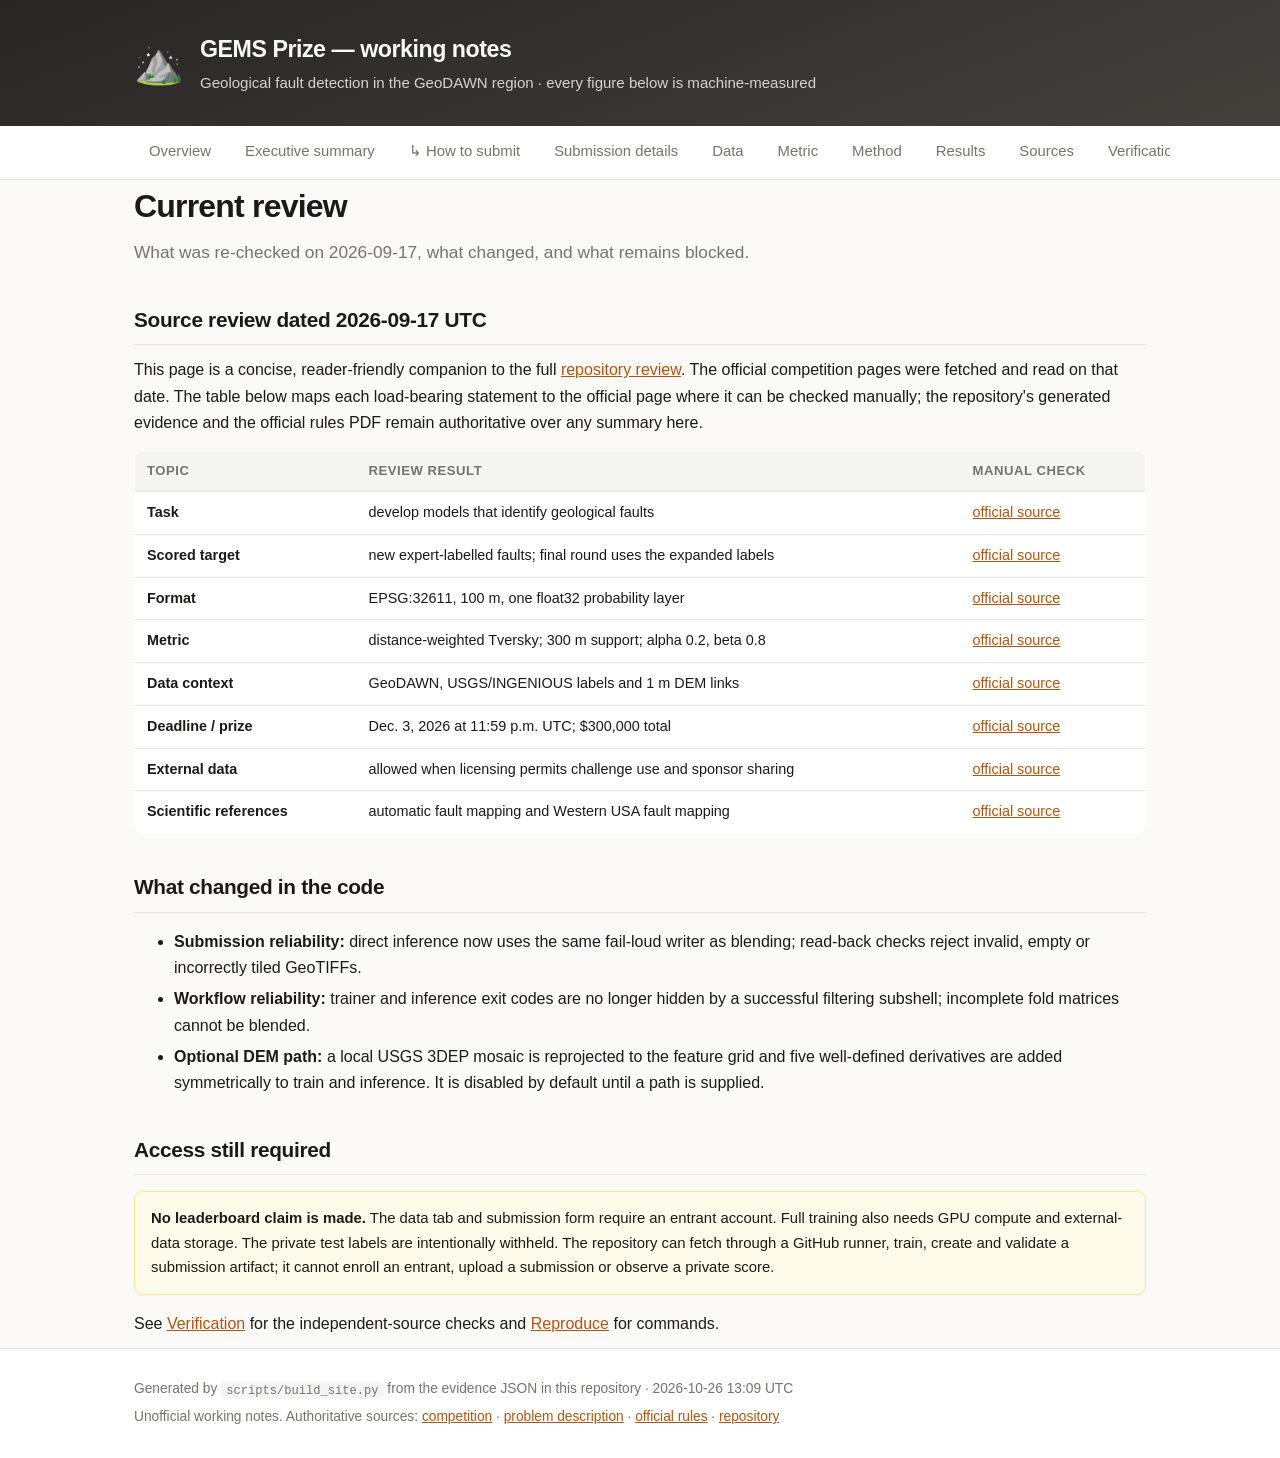
<file: docs/review.html>
<!DOCTYPE html>
<html lang="en"><head>
<meta charset="utf-8">
<meta name="viewport" content="width=device-width, initial-scale=1">
<title>Current review — GEMS Prize</title>
<meta name="description" content="Auditable, machine-verified working notes for the DOE GEMS Prize fault-detection challenge.">
<link rel="stylesheet" href="style.css">
<link rel="icon" href="data:image/svg+xml,<svg xmlns=%22http://www.w3.org/2000/svg%22 viewBox=%220 0 100 100%22><text y=%22.9em%22 font-size=%2290%22>⛰️</text></svg>">
</head><body>
<header>
  <div class="wrap">
    <div class="brand"><span class="logo">⛰️</span>
      <div><div class="name">GEMS Prize — working notes</div>
      <div class="tag">Geological fault detection in the GeoDAWN region · every figure below is machine-measured</div></div>
    </div>
  </div>
</header>
<nav><div class="wrap"><a href="index.html">Overview</a><a href="executive_summary.html">Executive summary</a><a href="how_to_submit.html">↳ How to submit</a><a href="submission.html">Submission details</a><a href="data.html">Data</a><a href="metric.html">Metric</a><a href="method.html">Method</a><a href="results.html">Results</a><a href="sources.html">Sources</a><a href="verification.html">Verification</a><a href="review.html" class="active">Current review</a><a href="reproduce.html">Reproduce</a></div></nav>
<main class="wrap">
<h1>Current review</h1>
<p class="lede">What was re-checked on 2026-09-17, what changed, and what remains blocked.</p>
<h2>Source review dated 2026-09-17 UTC</h2>
<p>This page is a concise, reader-friendly companion to the full
<a href="https://github.com/buffedlizard55-lab/GEMSDOE/blob/main/REVIEW_2026-09-17.md">repository review</a>. The official competition pages
were fetched and read on that date. The table below maps each load-bearing statement to the official
page where it can be checked manually; the repository's generated evidence and the official rules PDF
remain authoritative over any summary here.</p>
<table class="wide"><thead><tr><th>topic</th><th>review result</th><th>manual check</th></tr></thead>
<tbody><tr><td><b>Task</b></td><td>develop models that identify geological faults</td><td><a href="https://www.drivendata.org/competitions/306/competition-doe-gems/page/967/">official source</a></td></tr><tr><td><b>Scored target</b></td><td>new expert-labelled faults; final round uses the expanded labels</td><td><a href="https://www.drivendata.org/competitions/306/competition-doe-gems/page/967/#competition-structure">official source</a></td></tr><tr><td><b>Format</b></td><td>EPSG:32611, 100 m, one float32 probability layer</td><td><a href="https://www.drivendata.org/competitions/306/competition-doe-gems/page/967/#submission-format">official source</a></td></tr><tr><td><b>Metric</b></td><td>distance-weighted Tversky; 300 m support; alpha 0.2, beta 0.8</td><td><a href="https://www.drivendata.org/competitions/306/competition-doe-gems/page/967/#performance-metric">official source</a></td></tr><tr><td><b>Data context</b></td><td>GeoDAWN, USGS/INGENIOUS labels and 1 m DEM links</td><td><a href="https://www.drivendata.org/competitions/306/competition-doe-gems/page/967/#datasets">official source</a></td></tr><tr><td><b>Deadline / prize</b></td><td>Dec. 3, 2026 at 11:59 p.m. UTC; $300,000 total</td><td><a href="https://www.drivendata.org/competitions/306/competition-doe-gems/">official source</a></td></tr><tr><td><b>External data</b></td><td>allowed when licensing permits challenge use and sponsor sharing</td><td><a href="https://www.drivendata.org/competitions/306/competition-doe-gems/#use-of-external-data">official source</a></td></tr><tr><td><b>Scientific references</b></td><td>automatic fault mapping and Western USA fault mapping</td><td><a href="https://www.drivendata.org/competitions/306/competition-doe-gems/page/968/#additional-information">official source</a></td></tr></tbody></table>
<h2>What changed in the code</h2>
<ul>
<li><b>Submission reliability:</b> direct inference now uses the same fail-loud writer as blending;
read-back checks reject invalid, empty or incorrectly tiled GeoTIFFs.</li>
<li><b>Workflow reliability:</b> trainer and inference exit codes are no longer hidden by a
successful filtering subshell; incomplete fold matrices cannot be blended.</li>
<li><b>Optional DEM path:</b> a local USGS 3DEP mosaic is reprojected to the feature grid and five
well-defined derivatives are added symmetrically to train and inference. It is disabled by default
until a path is supplied.</li>
</ul>
<h2>Access still required</h2>
<div class="note warn"><b>No leaderboard claim is made.</b> The data tab and submission form require an
entrant account. Full training also needs GPU compute and external-data storage. The private test
labels are intentionally withheld. The repository can fetch through a GitHub runner, train, create
and validate a submission artifact; it cannot enroll an entrant, upload a submission or observe a
private score.</div>
<p>See <a href="verification.html">Verification</a> for the independent-source checks and
<a href="reproduce.html">Reproduce</a> for commands.</p>
</main>
<footer><div class="wrap">
  <p>Generated by <code>scripts/build_site.py</code> from the evidence JSON in this repository · 2026-10-26 13:09 UTC</p>
  <p>Unofficial working notes. Authoritative sources: <a href="https://www.drivendata.org/competitions/306/competition-doe-gems/">competition</a> ·
     <a href="https://www.drivendata.org/competitions/306/competition-doe-gems/page/967/">problem description</a> · <a href="https://docs.nlr.gov/docs/fy26osti/96647.pdf">official rules</a> ·
     <a href="https://github.com/buffedlizard55-lab/GEMSDOE">repository</a></p>
</div></footer>

</body></html>
</file>
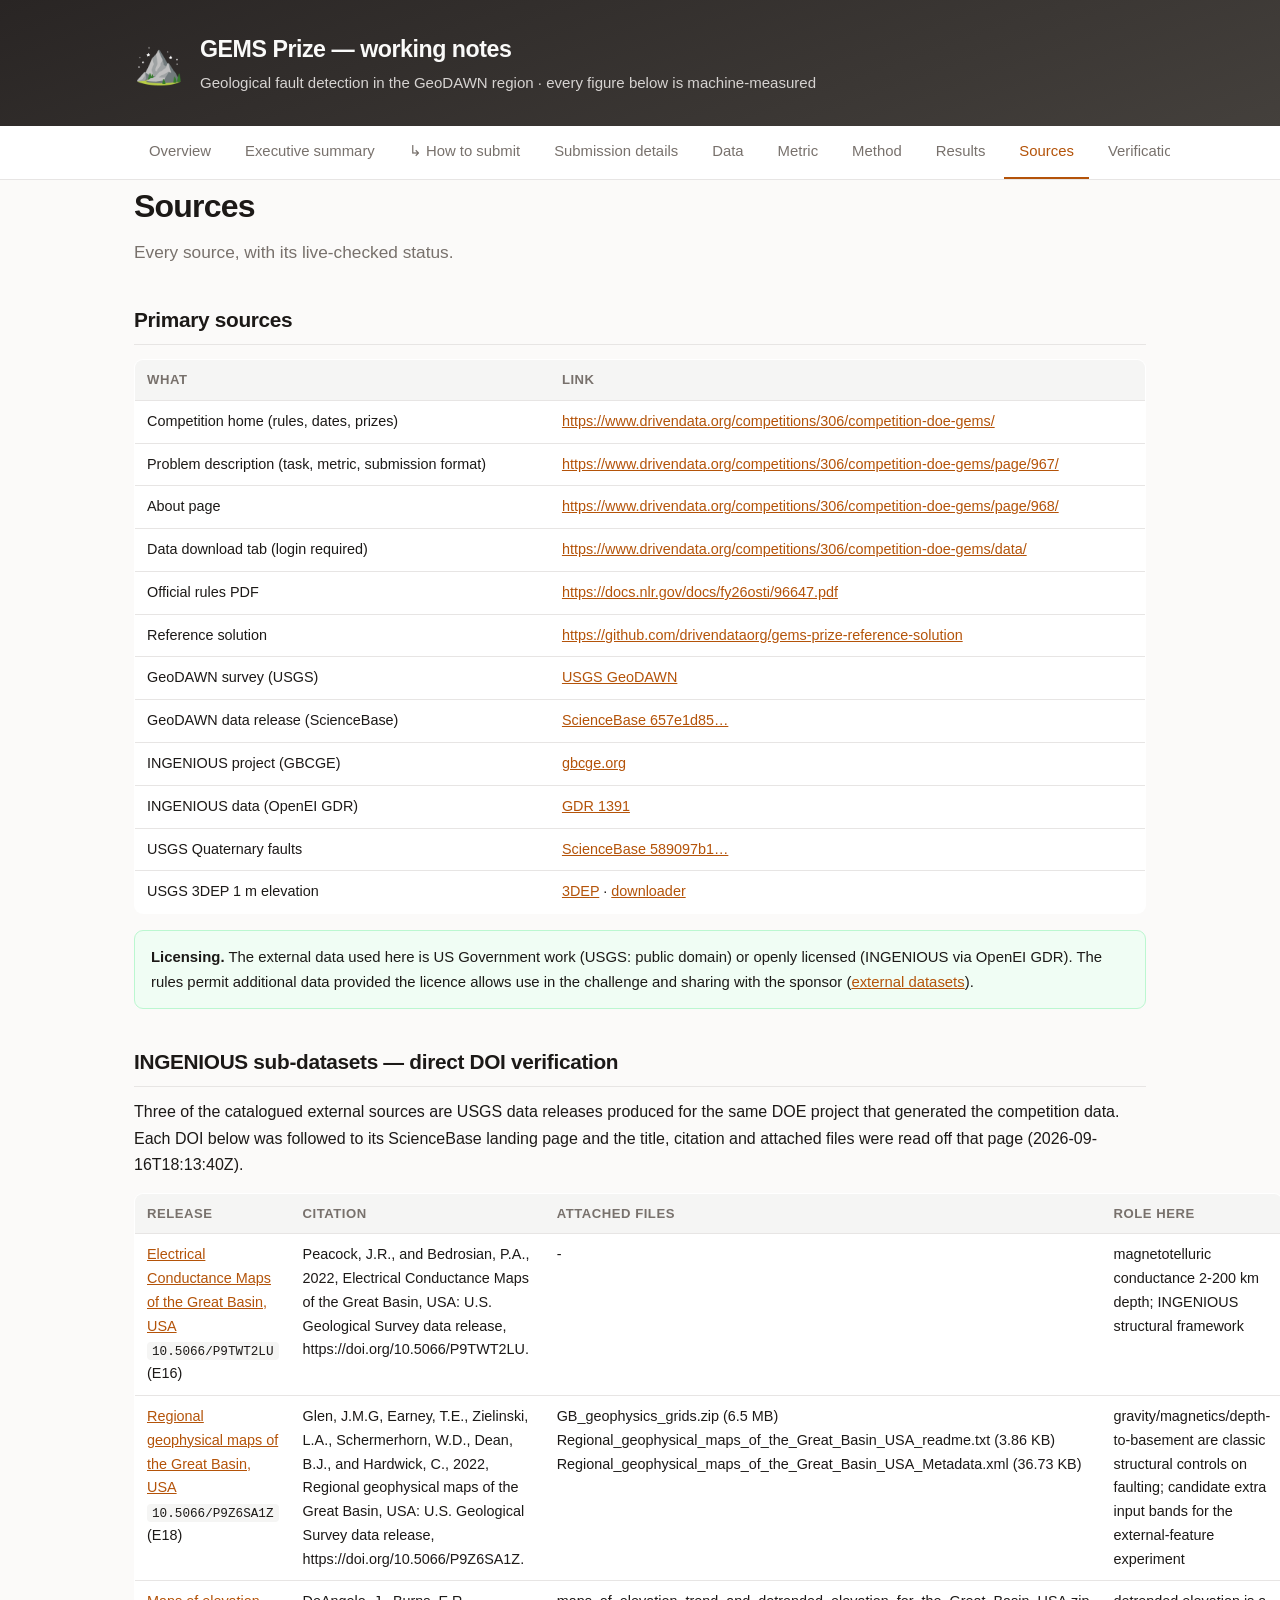
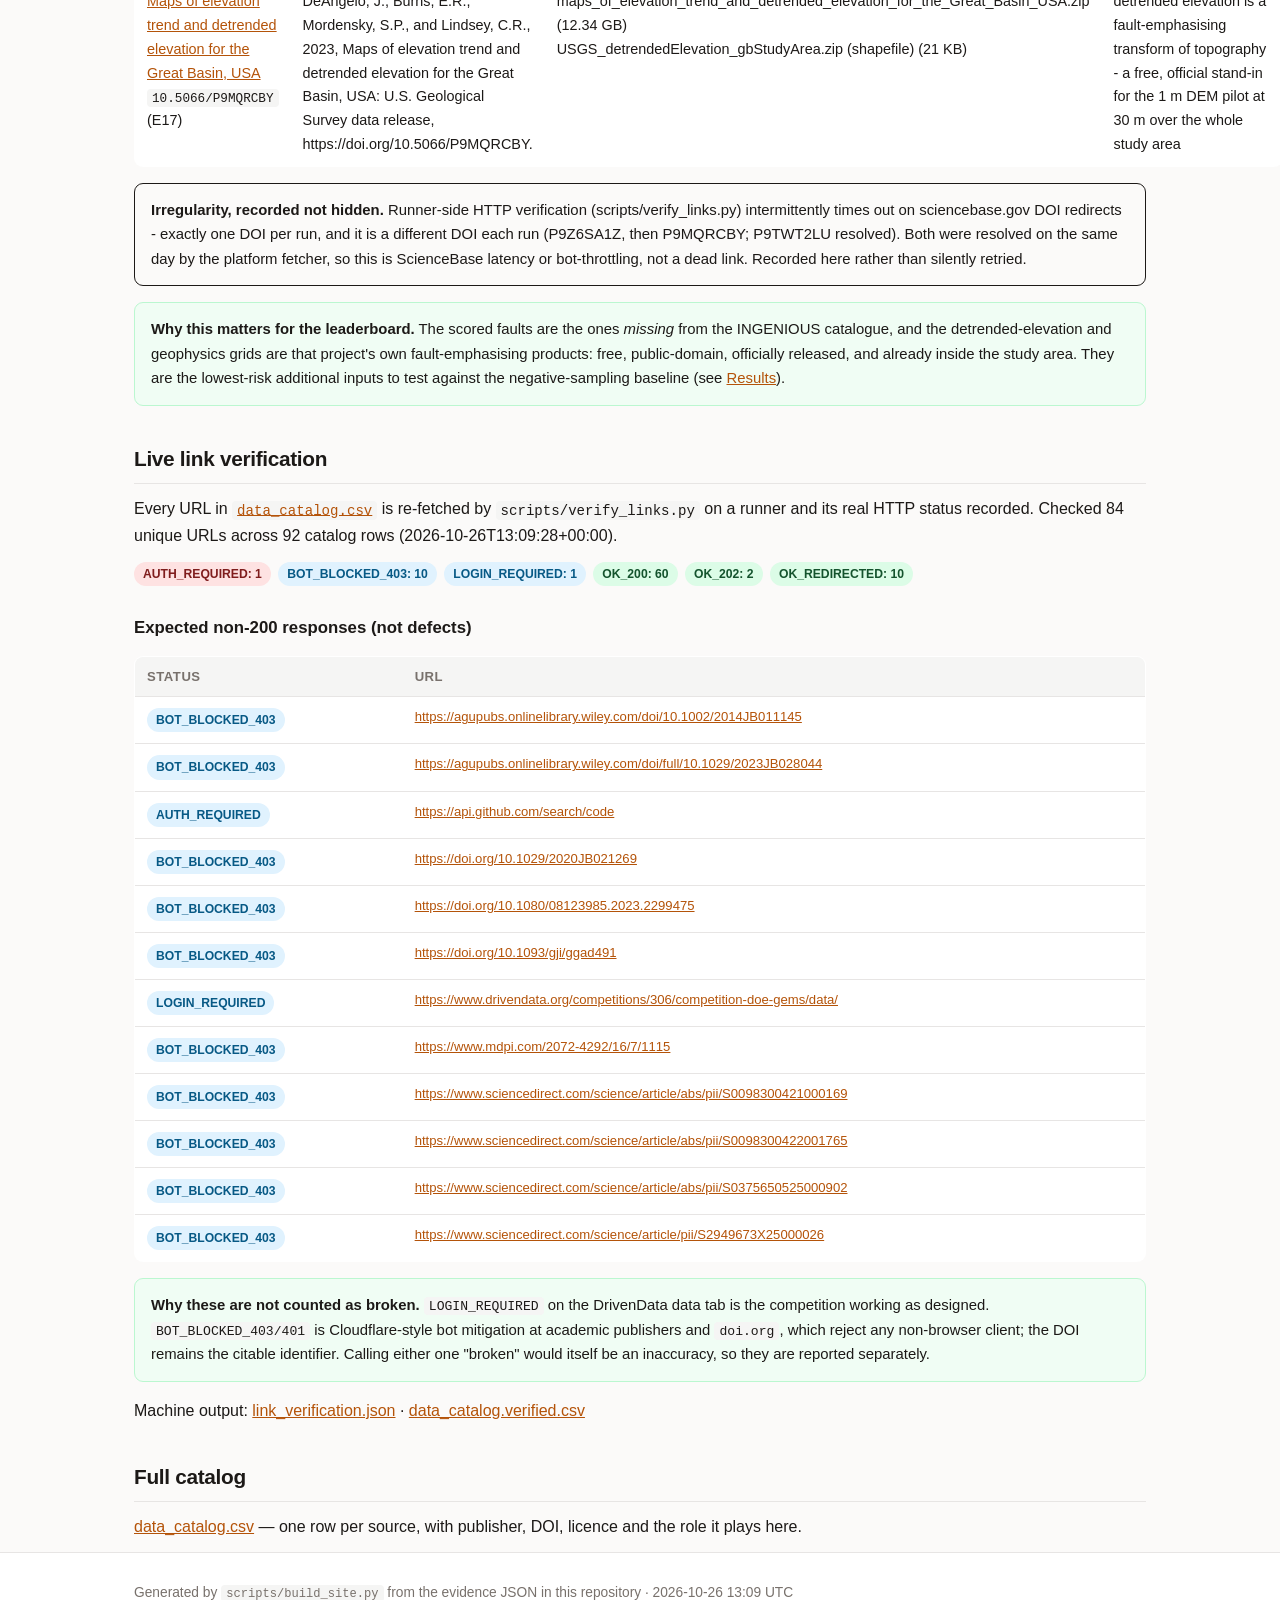
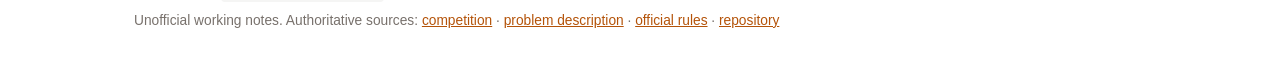
<file: docs/sources.html>
<!DOCTYPE html>
<html lang="en"><head>
<meta charset="utf-8">
<meta name="viewport" content="width=device-width, initial-scale=1">
<title>Sources — GEMS Prize</title>
<meta name="description" content="Auditable, machine-verified working notes for the DOE GEMS Prize fault-detection challenge.">
<link rel="stylesheet" href="style.css">
<link rel="icon" href="data:image/svg+xml,<svg xmlns=%22http://www.w3.org/2000/svg%22 viewBox=%220 0 100 100%22><text y=%22.9em%22 font-size=%2290%22>⛰️</text></svg>">
</head><body>
<header>
  <div class="wrap">
    <div class="brand"><span class="logo">⛰️</span>
      <div><div class="name">GEMS Prize — working notes</div>
      <div class="tag">Geological fault detection in the GeoDAWN region · every figure below is machine-measured</div></div>
    </div>
  </div>
</header>
<nav><div class="wrap"><a href="index.html">Overview</a><a href="executive_summary.html">Executive summary</a><a href="how_to_submit.html">↳ How to submit</a><a href="submission.html">Submission details</a><a href="data.html">Data</a><a href="metric.html">Metric</a><a href="method.html">Method</a><a href="results.html">Results</a><a href="sources.html" class="active">Sources</a><a href="verification.html">Verification</a><a href="review.html">Current review</a><a href="reproduce.html">Reproduce</a></div></nav>
<main class="wrap">
<h1>Sources</h1>
<p class="lede">Every source, with its live-checked status.</p>
<h2>Primary sources</h2>
<table><thead><tr><th>What</th><th>Link</th></tr></thead><tbody>
<tr><td>Competition home (rules, dates, prizes)</td><td><a href="https://www.drivendata.org/competitions/306/competition-doe-gems/">https://www.drivendata.org/competitions/306/competition-doe-gems/</a></td></tr>
<tr><td>Problem description (task, metric, submission format)</td><td><a href="https://www.drivendata.org/competitions/306/competition-doe-gems/page/967/">https://www.drivendata.org/competitions/306/competition-doe-gems/page/967/</a></td></tr>
<tr><td>About page</td><td><a href="https://www.drivendata.org/competitions/306/competition-doe-gems/page/968/">https://www.drivendata.org/competitions/306/competition-doe-gems/page/968/</a></td></tr>
<tr><td>Data download tab (login required)</td><td><a href="https://www.drivendata.org/competitions/306/competition-doe-gems/data/">https://www.drivendata.org/competitions/306/competition-doe-gems/data/</a></td></tr>
<tr><td>Official rules PDF</td><td><a href="https://docs.nlr.gov/docs/fy26osti/96647.pdf">https://docs.nlr.gov/docs/fy26osti/96647.pdf</a></td></tr>
<tr><td>Reference solution</td><td><a href="https://github.com/drivendataorg/gems-prize-reference-solution">https://github.com/drivendataorg/gems-prize-reference-solution</a></td></tr>
<tr><td>GeoDAWN survey (USGS)</td><td><a href="https://www.usgs.gov/data/geodawn-airborne-magnetic-and-radiometric-surveys-northwestern-great-basin-nevada-and">USGS GeoDAWN</a></td></tr>
<tr><td>GeoDAWN data release (ScienceBase)</td><td><a href="https://www.sciencebase.gov/catalog/item/657e1d85d34e23d3533209f7">ScienceBase 657e1d85…</a></td></tr>
<tr><td>INGENIOUS project (GBCGE)</td><td><a href="https://gbcge.org/current-projects/ingenious/">gbcge.org</a></td></tr>
<tr><td>INGENIOUS data (OpenEI GDR)</td><td><a href="https://gdr.openei.org/submissions/1391">GDR 1391</a></td></tr>
<tr><td>USGS Quaternary faults</td><td><a href="https://www.sciencebase.gov/catalog/item/589097b1e4b072a7ac0cae23">ScienceBase 589097b1…</a></td></tr>
<tr><td>USGS 3DEP 1 m elevation</td><td><a href="https://www.usgs.gov/3d-elevation-program">3DEP</a> · <a href="https://apps.nationalmap.gov/downloader/">downloader</a></td></tr>
</tbody></table>
<div class="note ok"><b>Licensing.</b> The external data used here is US Government work (USGS: public
domain) or openly licensed (INGENIOUS via OpenEI GDR). The rules permit additional data provided the
licence allows use in the challenge and sharing with the sponsor
(<a href="https://www.drivendata.org/competitions/306/competition-doe-gems/page/967/#external-datasets">external datasets</a>).</div>
<h2>INGENIOUS sub-datasets &mdash; direct DOI verification</h2>
<p>Three of the catalogued external sources are USGS data releases produced for the same DOE
project that generated the competition data. Each DOI below was followed to its ScienceBase
landing page and the title, citation and attached files were read off that page
(2026-09-16T18:13:40Z).</p>
<table><thead><tr><th>Release</th><th>Citation</th><th>Attached files</th><th>Role here</th></tr>
</thead><tbody>
<tr>
<td><a href="https://www.sciencebase.gov/catalog/item/62979746d34ec53d276c113b">Electrical Conductance Maps of the Great Basin, USA</a><br>
    <code>10.5066/P9TWT2LU</code> <span class="muted">(E16)</span></td>
<td>Peacock, J.R., and Bedrosian, P.A., 2022, Electrical Conductance Maps of the Great Basin, USA: U.S. Geological Survey data release, https://doi.org/10.5066/P9TWT2LU.</td>
<td>-</td>
<td>magnetotelluric conductance 2-200 km depth; INGENIOUS structural framework</td></tr><tr>
<td><a href="https://www.sciencebase.gov/catalog/item/628d4fabd34ef70cdba3c4a4">Regional geophysical maps of the Great Basin, USA</a><br>
    <code>10.5066/P9Z6SA1Z</code> <span class="muted">(E18)</span></td>
<td>Glen, J.M.G, Earney, T.E., Zielinski, L.A., Schermerhorn, W.D., Dean, B.J., and Hardwick, C., 2022, Regional geophysical maps of the Great Basin, USA: U.S. Geological Survey data release, https://doi.org/10.5066/P9Z6SA1Z.</td>
<td>GB_geophysics_grids.zip <span class="muted">(6.5 MB)</span><br>Regional_geophysical_maps_of_the_Great_Basin_USA_readme.txt <span class="muted">(3.86 KB)</span><br>Regional_geophysical_maps_of_the_Great_Basin_USA_Metadata.xml <span class="muted">(36.73 KB)</span></td>
<td>gravity/magnetics/depth-to-basement are classic structural controls on faulting; candidate extra input bands for the external-feature experiment</td></tr><tr>
<td><a href="https://www.sciencebase.gov/catalog/item/64e597dfd34e736b81e198d2">Maps of elevation trend and detrended elevation for the Great Basin, USA</a><br>
    <code>10.5066/P9MQRCBY</code> <span class="muted">(E17)</span></td>
<td>DeAngelo, J., Burns, E.R., Mordensky, S.P., and Lindsey, C.R., 2023, Maps of elevation trend and detrended elevation for the Great Basin, USA: U.S. Geological Survey data release, https://doi.org/10.5066/P9MQRCBY.</td>
<td>maps_of_elevation_trend_and_detrended_elevation_for_the_Great_Basin_USA.zip <span class="muted">(12.34 GB)</span><br>USGS_detrendedElevation_gbStudyArea.zip (shapefile) <span class="muted">(21 KB)</span></td>
<td>detrended elevation is a fault-emphasising transform of topography - a free, official stand-in for the 1 m DEM pilot at 30 m over the whole study area</td></tr>
</tbody></table>
<div class="note info"><b>Irregularity, recorded not hidden.</b> Runner-side HTTP verification (scripts/verify_links.py) intermittently times out on sciencebase.gov DOI redirects - exactly one DOI per run, and it is a different DOI each run (P9Z6SA1Z, then P9MQRCBY; P9TWT2LU resolved). Both were resolved on the same day by the platform fetcher, so this is ScienceBase latency or bot-throttling, not a dead link. Recorded here rather than silently retried.</div>
<div class="note ok"><b>Why this matters for the leaderboard.</b> The scored faults are the ones <em>missing</em> from the INGENIOUS catalogue, and the detrended-elevation and geophysics grids are that project's own fault-emphasising products: free, public-domain, officially released, and already inside the study area. They are the lowest-risk additional inputs to test against the negative-sampling baseline (see <a href='results.html'>Results</a>).</div>
<h2>Live link verification</h2>
<p>Every URL in <a href="https://github.com/buffedlizard55-lab/GEMSDOE/blob/main/docs/data_catalog.csv"><code>data_catalog.csv</code></a> is
re-fetched by <code>scripts/verify_links.py</code> on a runner and its real HTTP status recorded.
Checked 84 unique URLs across 92 catalog rows
(2026-10-26T13:09:28+00:00).</p>
<p><span class="pill bad">AUTH_REQUIRED: 1</span> <span class="pill info">BOT_BLOCKED_403: 10</span> <span class="pill info">LOGIN_REQUIRED: 1</span> <span class="pill ok">OK_200: 60</span> <span class="pill ok">OK_202: 2</span> <span class="pill ok">OK_REDIRECTED: 10</span></p>
<h3>Expected non-200 responses (not defects)</h3><table><thead><tr><th>Status</th><th>URL</th></tr></thead><tbody><tr><td><span class="pill info">BOT_BLOCKED_403</span></td><td class="small"><a href="https://agupubs.onlinelibrary.wiley.com/doi/10.1002/2014JB011145">https://agupubs.onlinelibrary.wiley.com/doi/10.1002/2014JB011145</a></td></tr><tr><td><span class="pill info">BOT_BLOCKED_403</span></td><td class="small"><a href="https://agupubs.onlinelibrary.wiley.com/doi/full/10.1029/2023JB028044">https://agupubs.onlinelibrary.wiley.com/doi/full/10.1029/2023JB028044</a></td></tr><tr><td><span class="pill info">AUTH_REQUIRED</span></td><td class="small"><a href="https://api.github.com/search/code">https://api.github.com/search/code</a></td></tr><tr><td><span class="pill info">BOT_BLOCKED_403</span></td><td class="small"><a href="https://doi.org/10.1029/2020JB021269">https://doi.org/10.1029/2020JB021269</a></td></tr><tr><td><span class="pill info">BOT_BLOCKED_403</span></td><td class="small"><a href="https://doi.org/10.1080/08123985.2023.2299475">https://doi.org/10.1080/08123985.2023.2299475</a></td></tr><tr><td><span class="pill info">BOT_BLOCKED_403</span></td><td class="small"><a href="https://doi.org/10.1093/gji/ggad491">https://doi.org/10.1093/gji/ggad491</a></td></tr><tr><td><span class="pill info">LOGIN_REQUIRED</span></td><td class="small"><a href="https://www.drivendata.org/competitions/306/competition-doe-gems/data/">https://www.drivendata.org/competitions/306/competition-doe-gems/data/</a></td></tr><tr><td><span class="pill info">BOT_BLOCKED_403</span></td><td class="small"><a href="https://www.mdpi.com/2072-4292/16/7/1115">https://www.mdpi.com/2072-4292/16/7/1115</a></td></tr><tr><td><span class="pill info">BOT_BLOCKED_403</span></td><td class="small"><a href="https://www.sciencedirect.com/science/article/abs/pii/S0098300421000169">https://www.sciencedirect.com/science/article/abs/pii/S0098300421000169</a></td></tr><tr><td><span class="pill info">BOT_BLOCKED_403</span></td><td class="small"><a href="https://www.sciencedirect.com/science/article/abs/pii/S0098300422001765">https://www.sciencedirect.com/science/article/abs/pii/S0098300422001765</a></td></tr><tr><td><span class="pill info">BOT_BLOCKED_403</span></td><td class="small"><a href="https://www.sciencedirect.com/science/article/abs/pii/S0375650525000902">https://www.sciencedirect.com/science/article/abs/pii/S0375650525000902</a></td></tr><tr><td><span class="pill info">BOT_BLOCKED_403</span></td><td class="small"><a href="https://www.sciencedirect.com/science/article/pii/S2949673X25000026">https://www.sciencedirect.com/science/article/pii/S2949673X25000026</a></td></tr></tbody></table>
<div class="note ok"><b>Why these are not counted as broken.</b>
<code>LOGIN_REQUIRED</code> on the DrivenData data tab is the competition working as designed.
<code>BOT_BLOCKED_403/401</code> is Cloudflare-style bot mitigation at academic publishers and
<code>doi.org</code>, which reject any non-browser client; the DOI remains the citable identifier.
Calling either one "broken" would itself be an inaccuracy, so they are reported separately.</div>
<p>Machine output: <a href="link_verification.json">link_verification.json</a> · <a href="data_catalog.verified.csv">data_catalog.verified.csv</a></p>
<h2>Full catalog</h2>
<p><a href="data_catalog.csv">data_catalog.csv</a> — one row per source, with publisher, DOI, licence
and the role it plays here.</p>
</main>
<footer><div class="wrap">
  <p>Generated by <code>scripts/build_site.py</code> from the evidence JSON in this repository · 2026-10-26 13:09 UTC</p>
  <p>Unofficial working notes. Authoritative sources: <a href="https://www.drivendata.org/competitions/306/competition-doe-gems/">competition</a> ·
     <a href="https://www.drivendata.org/competitions/306/competition-doe-gems/page/967/">problem description</a> · <a href="https://docs.nlr.gov/docs/fy26osti/96647.pdf">official rules</a> ·
     <a href="https://github.com/buffedlizard55-lab/GEMSDOE">repository</a></p>
</div></footer>

</body></html>
</file>
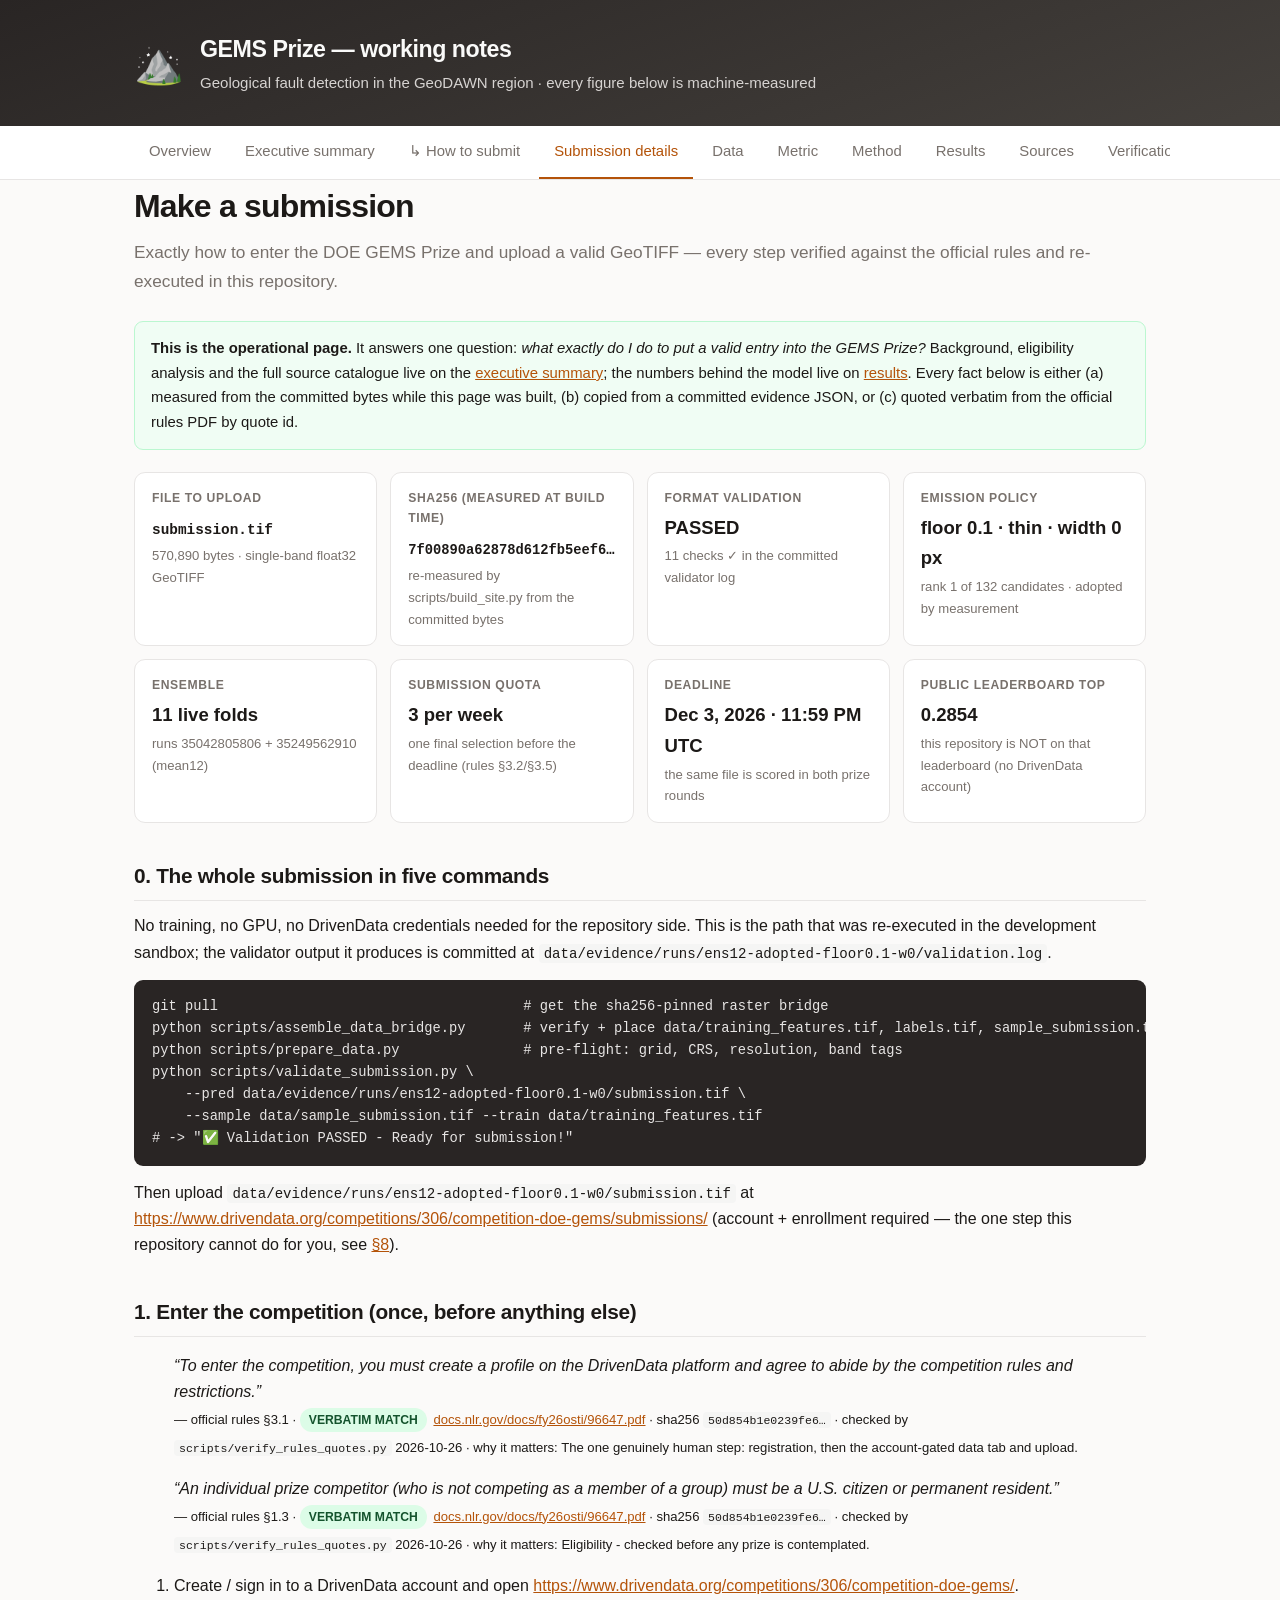
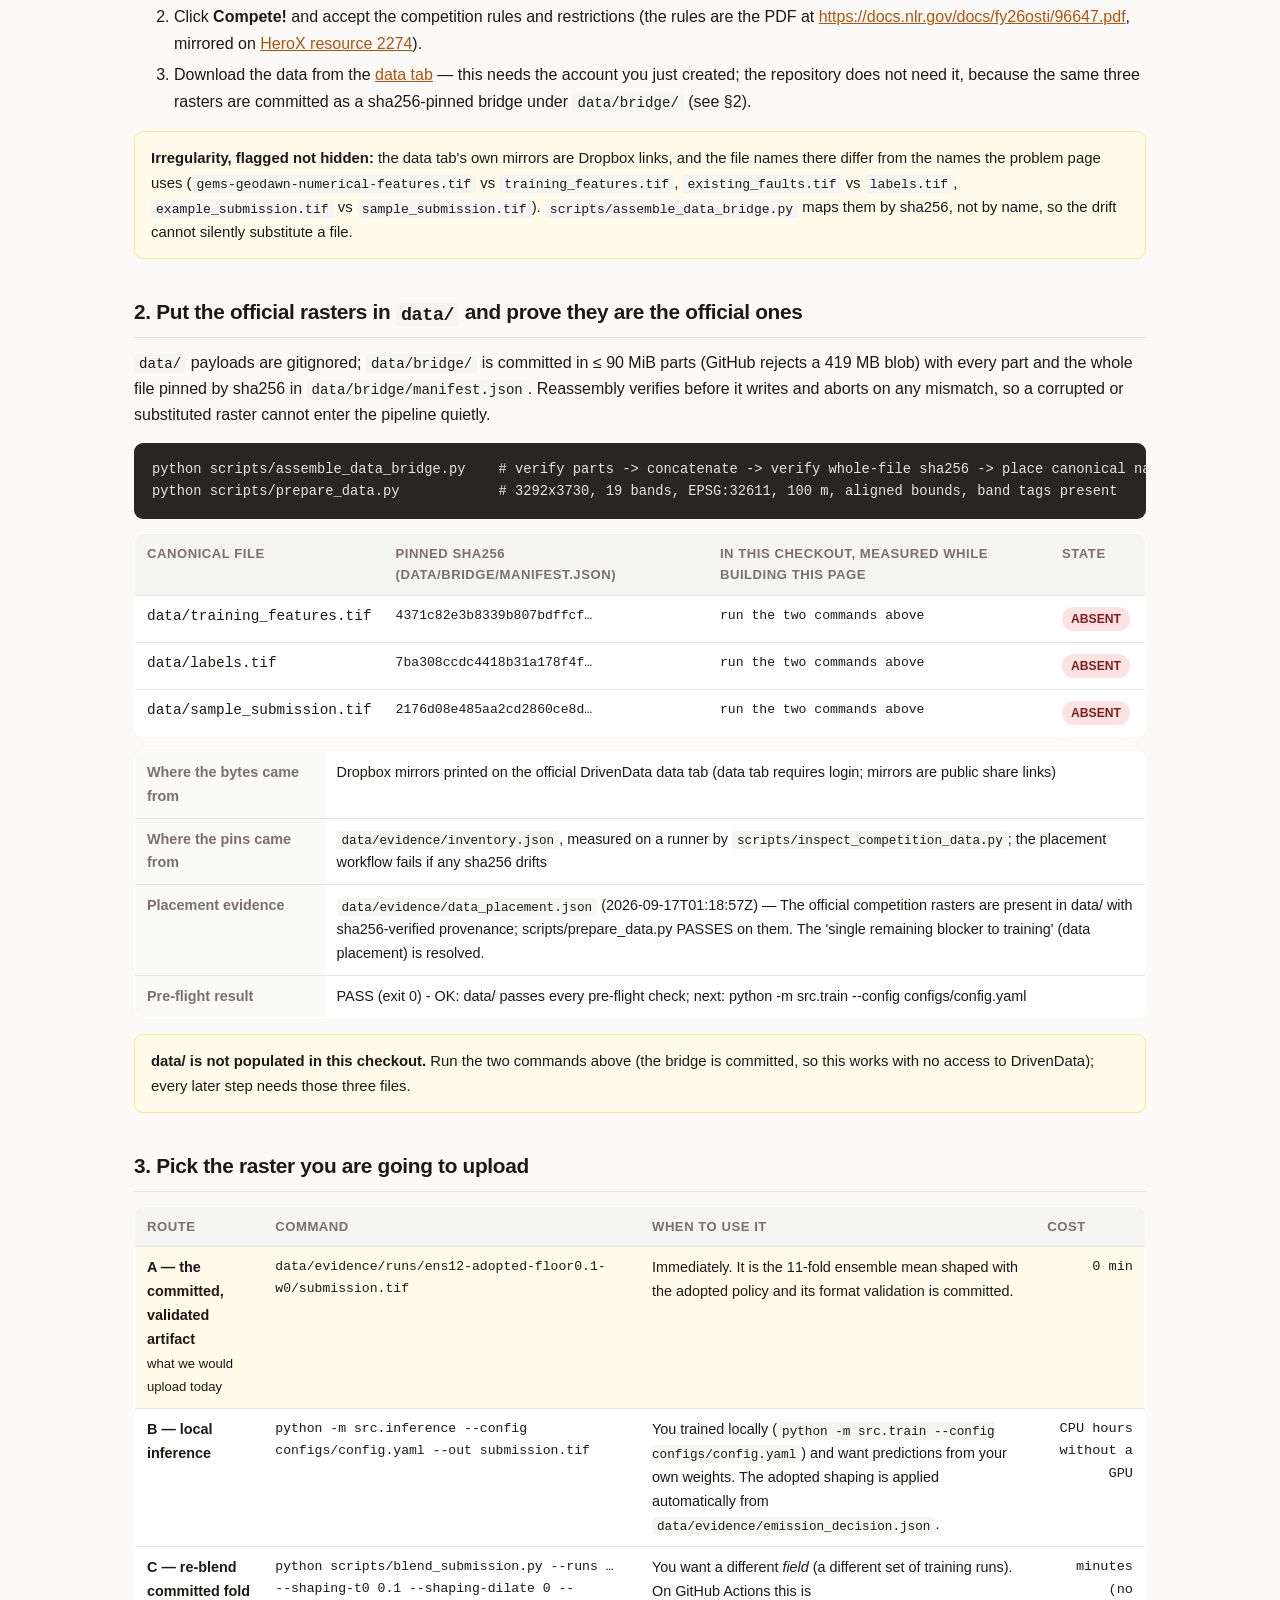
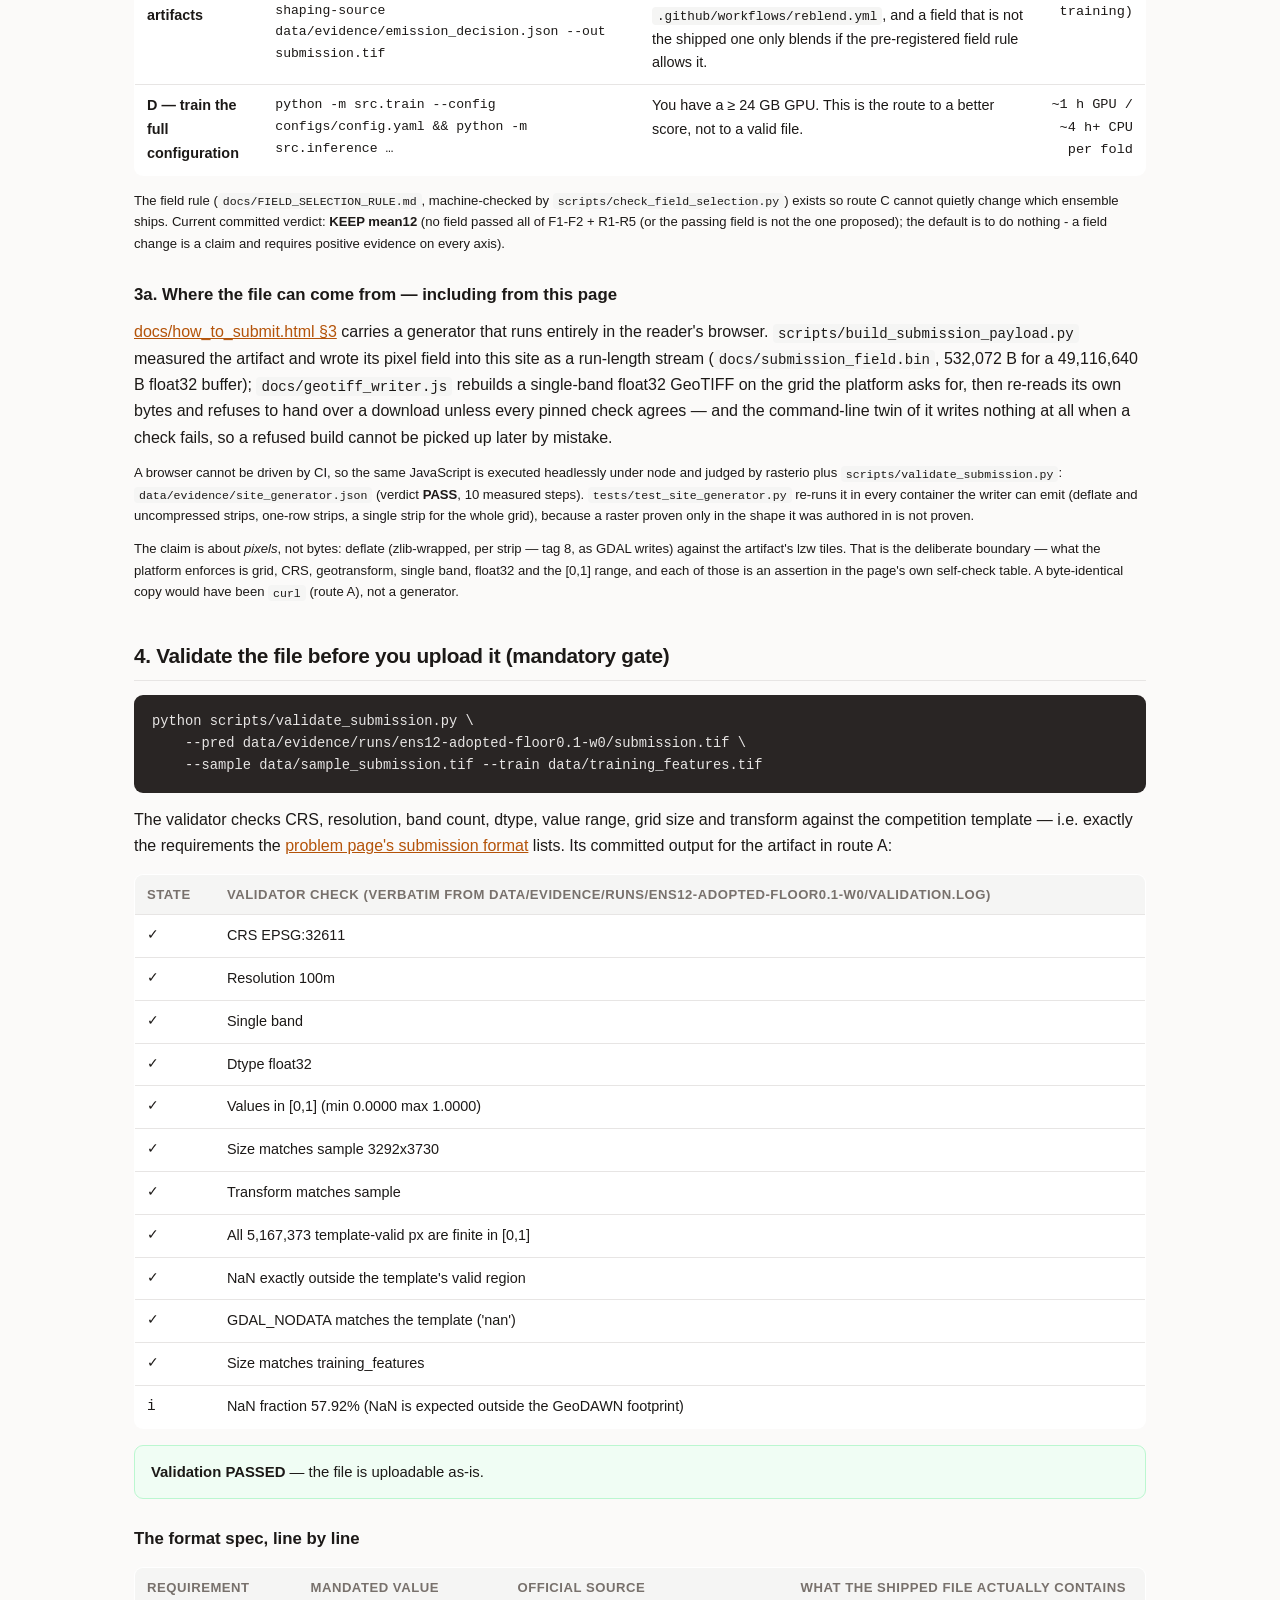
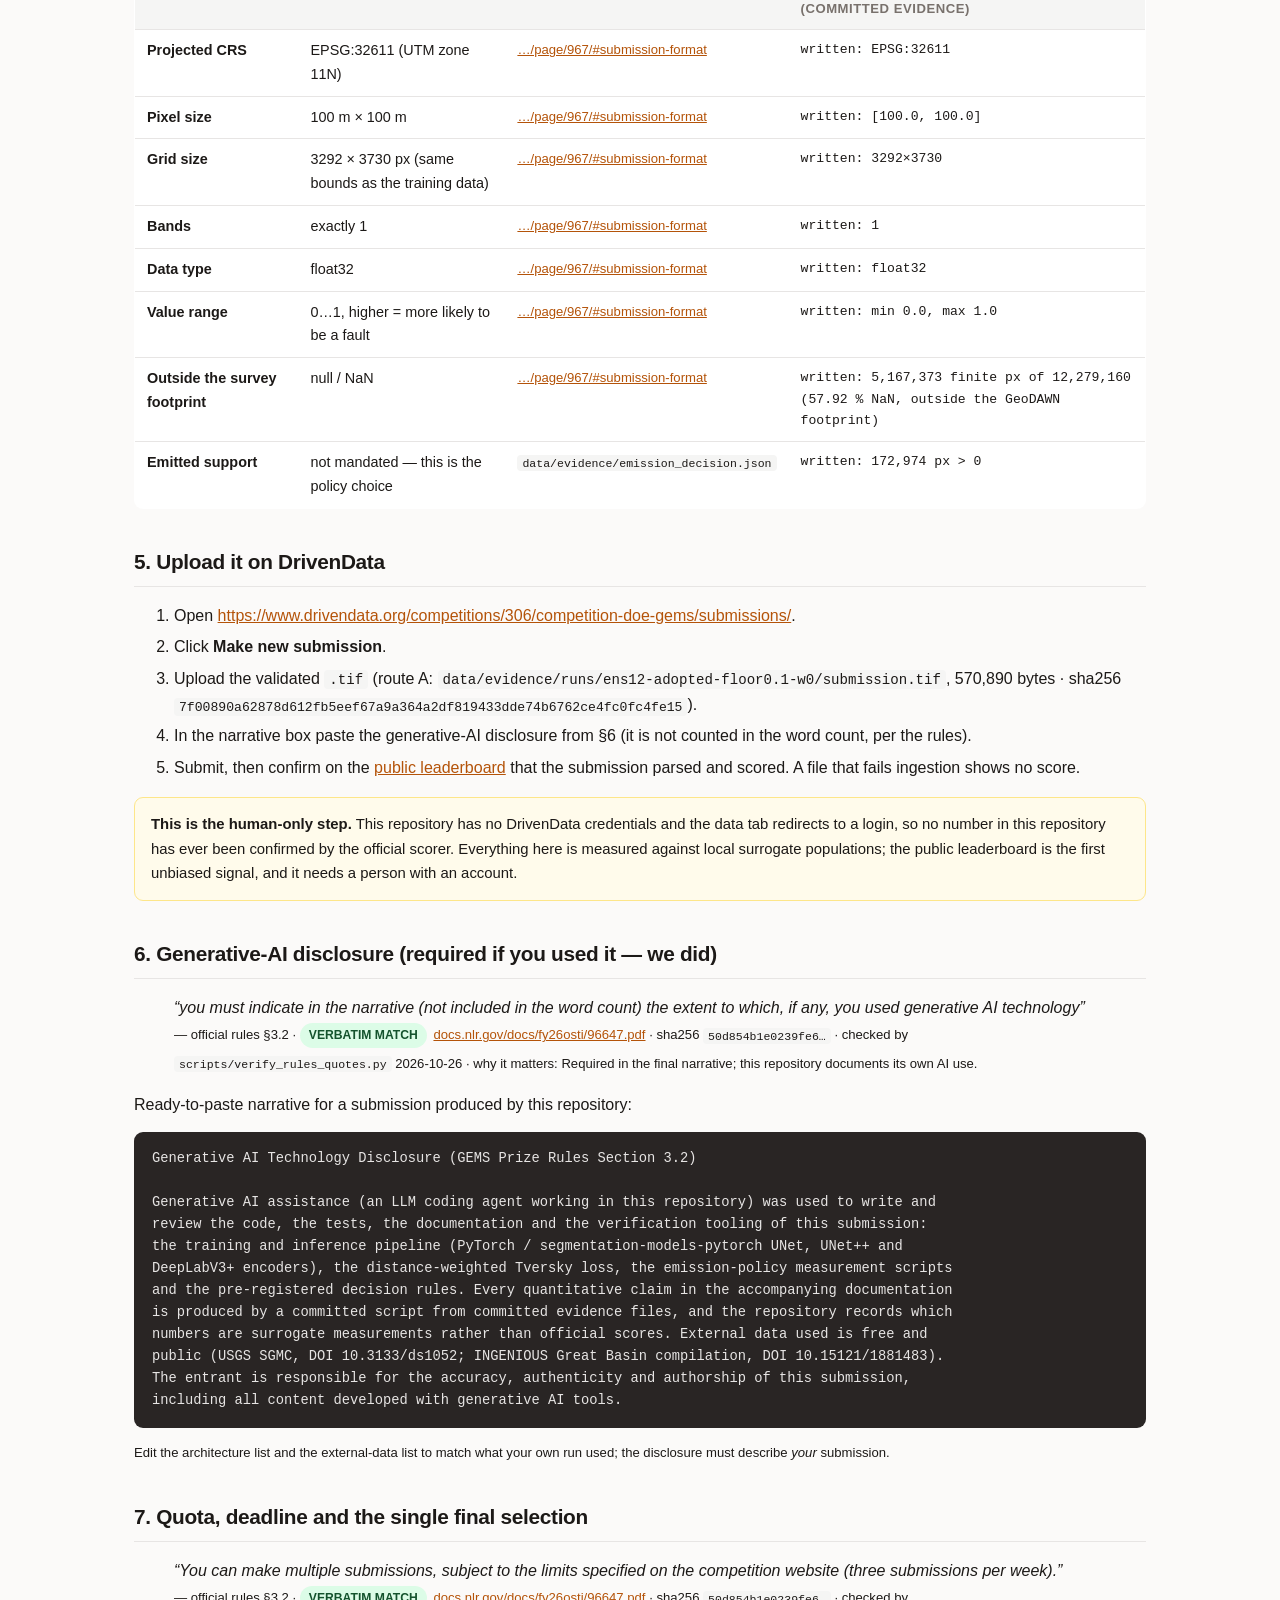
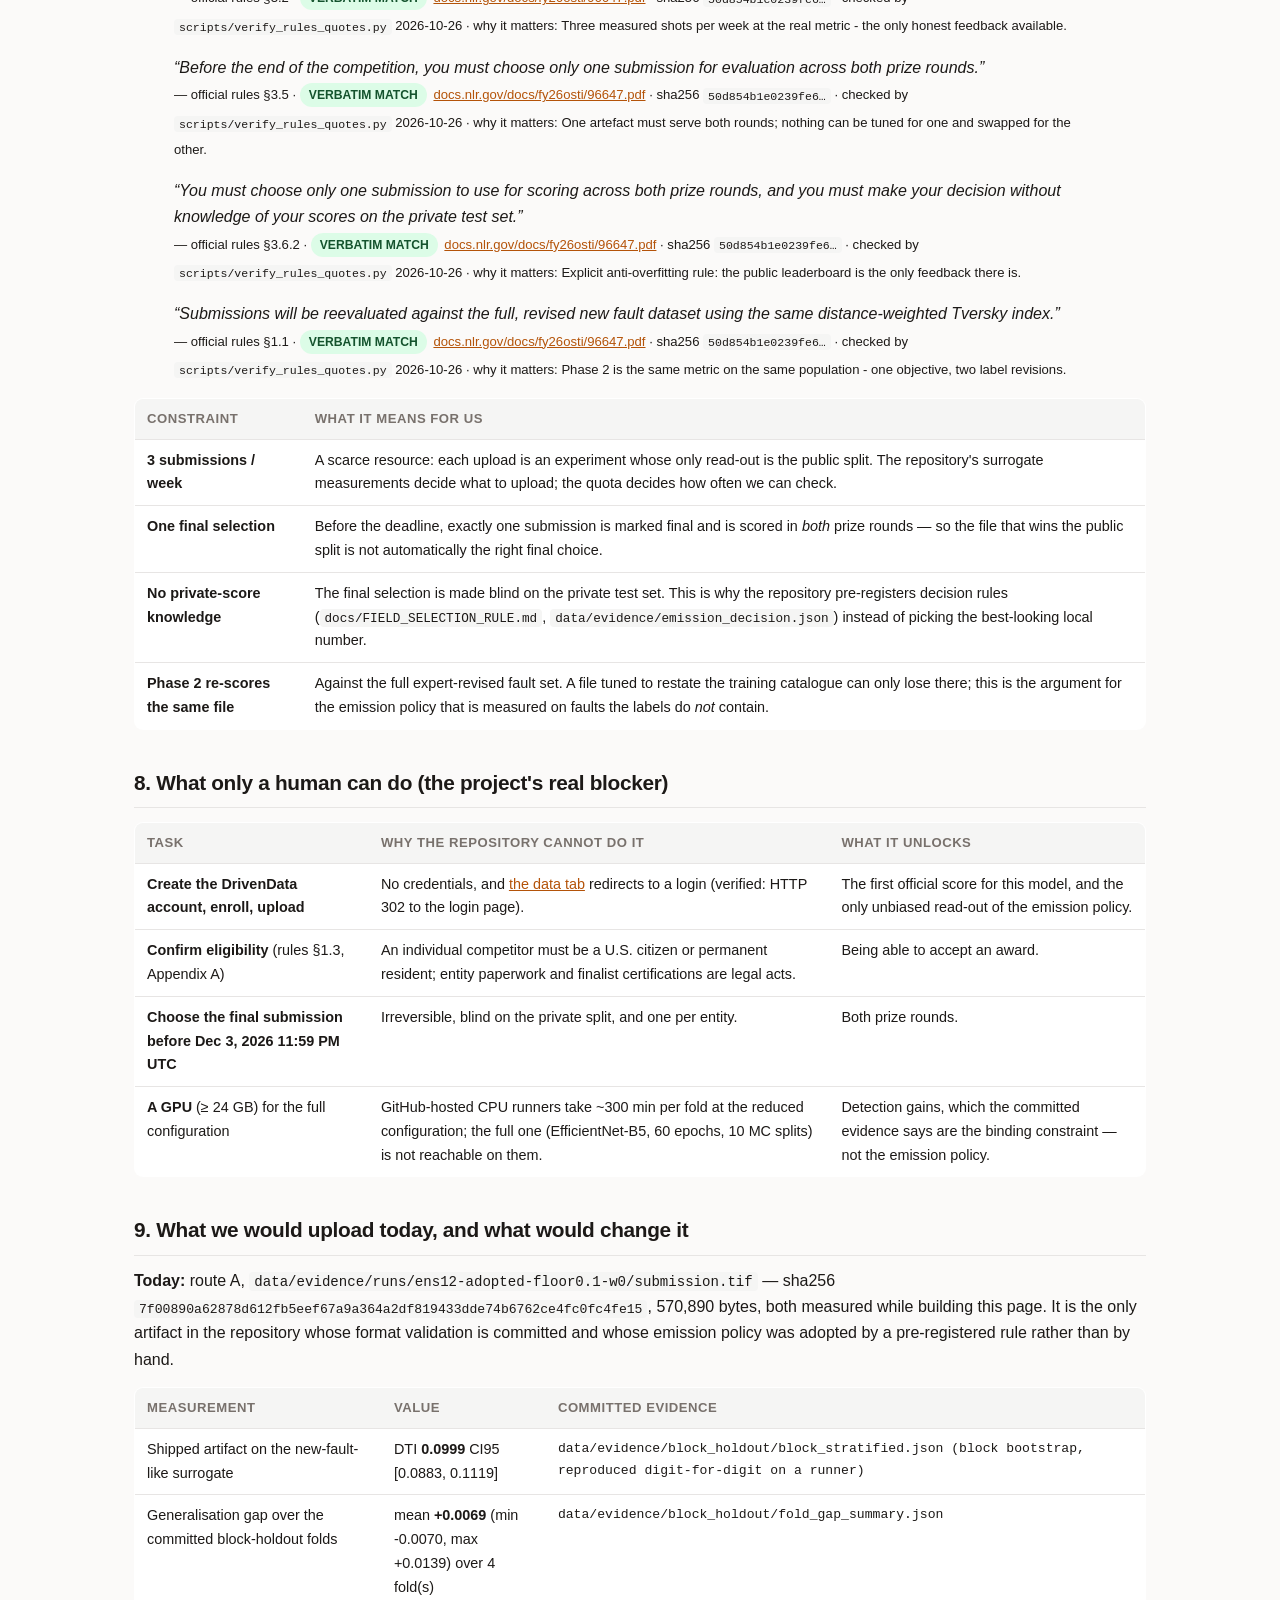
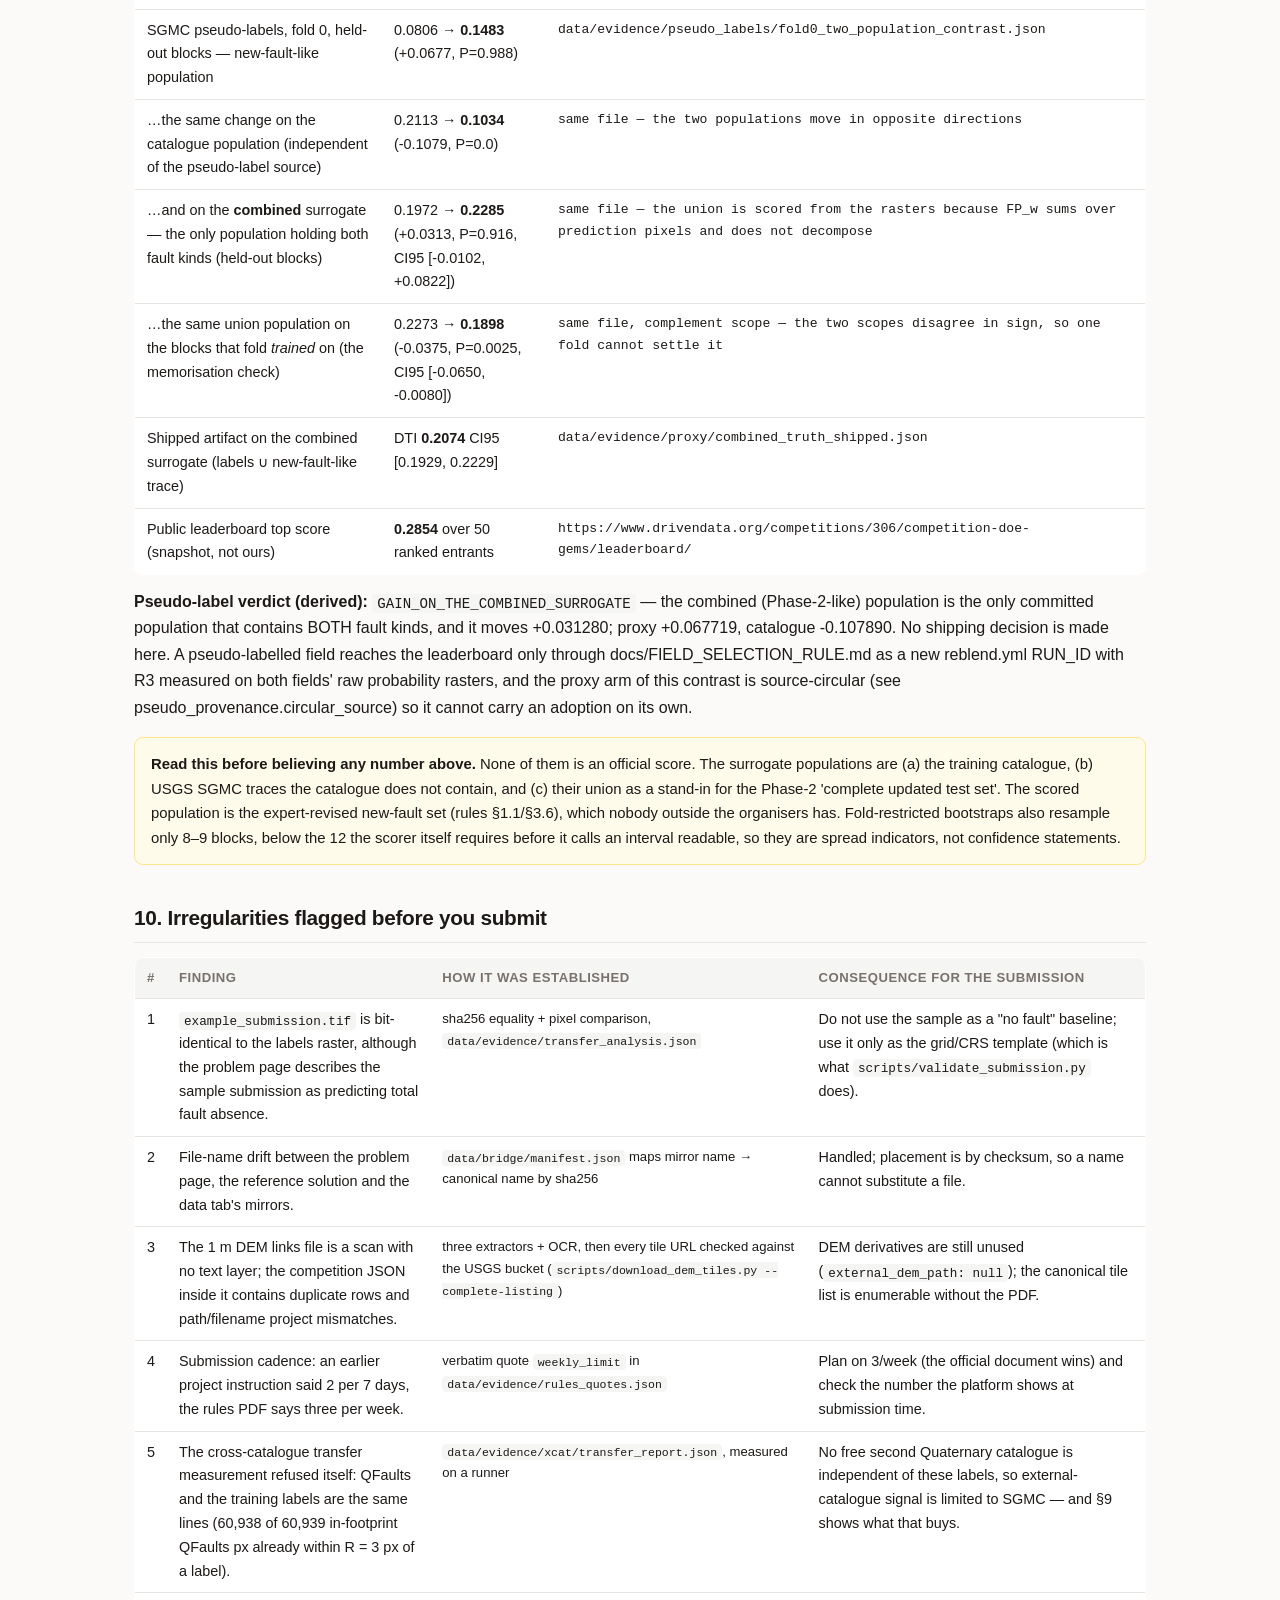
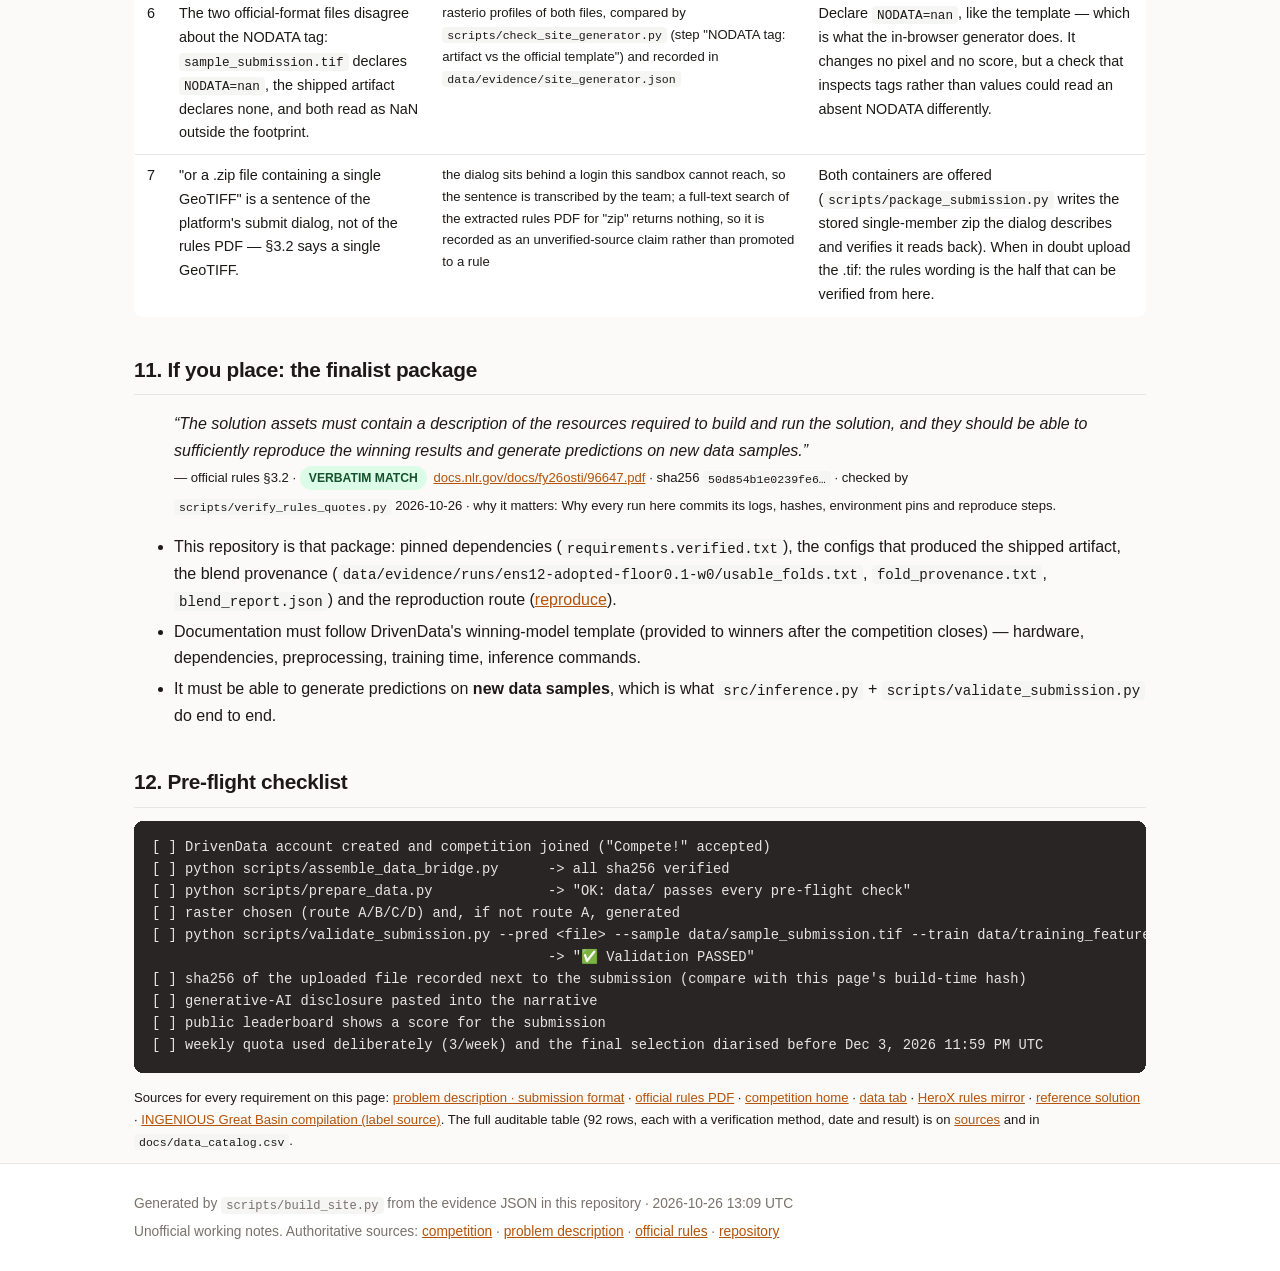
<file: docs/submission.html>
<!DOCTYPE html>
<html lang="en"><head>
<meta charset="utf-8">
<meta name="viewport" content="width=device-width, initial-scale=1">
<title>Make a submission — GEMS Prize</title>
<meta name="description" content="Auditable, machine-verified working notes for the DOE GEMS Prize fault-detection challenge.">
<link rel="stylesheet" href="style.css">
<link rel="icon" href="data:image/svg+xml,<svg xmlns=%22http://www.w3.org/2000/svg%22 viewBox=%220 0 100 100%22><text y=%22.9em%22 font-size=%2290%22>⛰️</text></svg>">
</head><body>
<header>
  <div class="wrap">
    <div class="brand"><span class="logo">⛰️</span>
      <div><div class="name">GEMS Prize — working notes</div>
      <div class="tag">Geological fault detection in the GeoDAWN region · every figure below is machine-measured</div></div>
    </div>
  </div>
</header>
<nav><div class="wrap"><a href="index.html">Overview</a><a href="executive_summary.html">Executive summary</a><a href="how_to_submit.html">↳ How to submit</a><a href="submission.html" class="active">Submission details</a><a href="data.html">Data</a><a href="metric.html">Metric</a><a href="method.html">Method</a><a href="results.html">Results</a><a href="sources.html">Sources</a><a href="verification.html">Verification</a><a href="review.html">Current review</a><a href="reproduce.html">Reproduce</a></div></nav>
<main class="wrap">
<h1>Make a submission</h1>
<p class="lede">Exactly how to enter the DOE GEMS Prize and upload a valid GeoTIFF — every step verified against the official rules and re-executed in this repository.</p>

<div class="note ok"><strong>This is the operational page.</strong> It answers one question: <em>what exactly do I do to put a valid entry into the GEMS Prize?</em> Background, eligibility analysis and the full source catalogue live on the <a href='executive_summary.html'>executive summary</a>; the numbers behind the model live on <a href='results.html'>results</a>. Every fact below is either (a) measured from the committed bytes while this page was built, (b) copied from a committed evidence JSON, or (c) quoted verbatim from the official rules PDF by quote id.</div>
<div class="stats"><div class="stat"><div class="k">File to upload</div><div class="v"><b class='mono' style='font-size:.9rem'>submission.tif</b></div><div class="s">570,890 bytes · single-band float32 GeoTIFF</div></div><div class="stat"><div class="k">sha256 (measured at build time)</div><div class="v"><b class='mono' style='font-size:.86rem'>7f00890a62878d612fb5eef6…</b></div><div class="s">re-measured by scripts/build_site.py from the committed bytes</div></div><div class="stat"><div class="k">Format validation</div><div class="v"><b>PASSED</b></div><div class="s">11 checks ✓ in the committed validator log</div></div><div class="stat"><div class="k">Emission policy</div><div class="v"><b>floor 0.1 · thin · width 0 px</b></div><div class="s">rank 1 of 132 candidates · adopted by measurement</div></div><div class="stat"><div class="k">Ensemble</div><div class="v"><b>11 live folds</b></div><div class="s">runs 35042805806 + 35249562910 (mean12)</div></div><div class="stat"><div class="k">Submission quota</div><div class="v"><b>3 per week</b></div><div class="s">one final selection before the deadline (rules §3.2/§3.5)</div></div><div class="stat"><div class="k">Deadline</div><div class="v"><b>Dec 3, 2026 · 11:59 PM UTC</b></div><div class="s">the same file is scored in both prize rounds</div></div><div class="stat"><div class="k">Public leaderboard top</div><div class="v"><b>0.2854</b></div><div class="s">this repository is NOT on that leaderboard (no DrivenData account)</div></div></div>

<h2>0. The whole submission in five commands</h2>
<p>No training, no GPU, no DrivenData credentials needed for the repository side. This is the path
that was re-executed in the development sandbox; the validator output it produces is committed at
<code>data/evidence/runs/ens12-adopted-floor0.1-w0/validation.log</code>.</p>
<pre><code>git pull                                     # get the sha256-pinned raster bridge
python scripts/assemble_data_bridge.py       # verify + place data/training_features.tif, labels.tif, sample_submission.tif
python scripts/prepare_data.py               # pre-flight: grid, CRS, resolution, band tags
python scripts/validate_submission.py \
    --pred data/evidence/runs/ens12-adopted-floor0.1-w0/submission.tif \
    --sample data/sample_submission.tif --train data/training_features.tif
# -> "✅ Validation PASSED - Ready for submission!"</code></pre>
<p>Then upload <code>data/evidence/runs/ens12-adopted-floor0.1-w0/submission.tif</code> at
<a href="https://www.drivendata.org/competitions/306/competition-doe-gems/submissions/">https://www.drivendata.org/competitions/306/competition-doe-gems/submissions/</a> (account + enrollment required — the one step
this repository cannot do for you, see <a href="#human">§8</a>).</p>

<h2 id="step1">1. Enter the competition (once, before anything else)</h2>
<blockquote><p><em>&ldquo;To enter the competition, you must create a profile on the DrivenData platform and agree to abide by the competition rules and restrictions.&rdquo;</em><br><span class="small">— official rules §3.1 · <span class="pill ok">VERBATIM MATCH</span> <a href="https://docs.nlr.gov/docs/fy26osti/96647.pdf">docs.nlr.gov/docs/fy26osti/96647.pdf</a> · sha256 <code>50d854b1e0239fe6…</code> · checked by <code>scripts/verify_rules_quotes.py</code> 2026-10-26 · why it matters: The one genuinely human step: registration, then the account-gated data tab and upload.</span></p></blockquote>
<blockquote><p><em>&ldquo;An individual prize competitor (who is not competing as a member of a group) must be a U.S. citizen or permanent resident.&rdquo;</em><br><span class="small">— official rules §1.3 · <span class="pill ok">VERBATIM MATCH</span> <a href="https://docs.nlr.gov/docs/fy26osti/96647.pdf">docs.nlr.gov/docs/fy26osti/96647.pdf</a> · sha256 <code>50d854b1e0239fe6…</code> · checked by <code>scripts/verify_rules_quotes.py</code> 2026-10-26 · why it matters: Eligibility - checked before any prize is contemplated.</span></p></blockquote>
<ol>
  <li>Create / sign in to a DrivenData account and open
      <a href="https://www.drivendata.org/competitions/306/competition-doe-gems/">https://www.drivendata.org/competitions/306/competition-doe-gems/</a>.</li>
  <li>Click <b>Compete!</b> and accept the competition rules and restrictions
      (the rules are the PDF at <a href="https://docs.nlr.gov/docs/fy26osti/96647.pdf">https://docs.nlr.gov/docs/fy26osti/96647.pdf</a>, mirrored on
      <a href="https://www.herox.com/GEMSPrize/resource/2274">HeroX resource 2274</a>).</li>
  <li>Download the data from the <a href="https://www.drivendata.org/competitions/306/competition-doe-gems/data/">data tab</a> — this needs the account you
      just created; the repository does not need it, because the same three rasters are committed
      as a sha256-pinned bridge under <code>data/bridge/</code> (see §2).</li>
</ol>
<div class="note warn"><strong>Irregularity, flagged not hidden:</strong> the data tab's own mirrors are Dropbox links, and the file names there differ from the names the problem page uses (<code>gems-geodawn-numerical-features.tif</code> vs <code>training_features.tif</code>, <code>existing_faults.tif</code> vs <code>labels.tif</code>, <code>example_submission.tif</code> vs <code>sample_submission.tif</code>). <code>scripts/assemble_data_bridge.py</code> maps them by sha256, not by name, so the drift cannot silently substitute a file.</div>

<h2 id="step2">2. Put the official rasters in <code>data/</code> and prove they are the official ones</h2>
<p><code>data/</code> payloads are gitignored; <code>data/bridge/</code> is committed in ≤ 90 MiB
parts (GitHub rejects a 419 MB blob) with every part and the whole file pinned by sha256 in
<code>data/bridge/manifest.json</code>. Reassembly verifies before it writes and aborts on any
mismatch, so a corrupted or substituted raster cannot enter the pipeline quietly.</p>
<pre><code>python scripts/assemble_data_bridge.py    # verify parts -> concatenate -> verify whole-file sha256 -> place canonical names
python scripts/prepare_data.py            # 3292x3730, 19 bands, EPSG:32611, 100 m, aligned bounds, band tags present</code></pre>
<table><thead><tr><th>Canonical file</th><th>Pinned sha256 (data/bridge/manifest.json)</th>
<th>In this checkout, measured while building this page</th><th>State</th></tr></thead>
<tbody><tr><td class="mono">data/training_features.tif</td><td class="small mono">4371c82e3b8339b807bdffcf…</td><td class="small mono">run the two commands above</td><td><span class="pill bad">ABSENT</span></td></tr><tr><td class="mono">data/labels.tif</td><td class="small mono">7ba308ccdc4418b31a178f4f…</td><td class="small mono">run the two commands above</td><td><span class="pill bad">ABSENT</span></td></tr><tr><td class="mono">data/sample_submission.tif</td><td class="small mono">2176d08e485aa2cd2860ce8d…</td><td class="small mono">run the two commands above</td><td><span class="pill bad">ABSENT</span></td></tr></tbody></table>
<table class="kv">
<tr><th>Where the bytes came from</th><td>Dropbox mirrors printed on the official DrivenData data tab (data tab requires login; mirrors are public share links)</td></tr>
<tr><th>Where the pins came from</th><td><code>data/evidence/inventory.json</code>, measured on a runner by <code>scripts/inspect_competition_data.py</code>; the placement workflow fails if any sha256 drifts</td></tr>
<tr><th>Placement evidence</th><td><code>data/evidence/data_placement.json</code> (2026-09-17T01:18:57Z) — The official competition rasters are present in data/ with sha256-verified provenance; scripts/prepare_data.py PASSES on them. The &#x27;single remaining blocker to training&#x27; (data placement) is resolved.</td></tr>
<tr><th>Pre-flight result</th><td>PASS (exit 0) - OK: data/ passes every pre-flight check; next: python -m src.train --config configs/config.yaml</td></tr>
</table>
<div class="note warn"><strong>data/ is not populated in this checkout.</strong> Run the two commands above (the bridge is committed, so this works with no access to DrivenData); every later step needs those three files.</div>

<h2 id="step3">3. Pick the raster you are going to upload</h2>
<table><thead><tr><th>Route</th><th>Command</th><th>When to use it</th><th>Cost</th></tr></thead><tbody>
<tr class="hl"><td><b>A — the committed, validated artifact</b><br><span class="small">what we would upload today</span></td>
<td class="mono small">data/evidence/runs/ens12-adopted-floor0.1-w0/submission.tif</td>
<td>Immediately. It is the 11-fold ensemble mean shaped with the adopted policy and its format validation is committed.</td>
<td class="num">0 min</td></tr>
<tr><td><b>B — local inference</b></td>
<td class="mono small">python -m src.inference --config configs/config.yaml --out submission.tif</td>
<td>You trained locally (<code>python -m src.train --config configs/config.yaml</code>) and want predictions from your own weights. The adopted shaping is applied automatically from <code>data/evidence/emission_decision.json</code>.</td>
<td class="num">CPU hours without a GPU</td></tr>
<tr><td><b>C — re-blend committed fold artifacts</b></td>
<td class="mono small">python scripts/blend_submission.py --runs … --shaping-t0 0.1 --shaping-dilate 0 --shaping-source data/evidence/emission_decision.json --out submission.tif</td>
<td>You want a different <em>field</em> (a different set of training runs). On GitHub Actions this is <code>.github/workflows/reblend.yml</code>, and a field that is not the shipped one only blends if the pre-registered field rule allows it.</td>
<td class="num">minutes (no training)</td></tr>
<tr><td><b>D — train the full configuration</b></td>
<td class="mono small">python -m src.train --config configs/config.yaml &amp;&amp; python -m src.inference …</td>
<td>You have a ≥ 24 GB GPU. This is the route to a better score, not to a valid file.</td>
<td class="num">~1 h GPU / ~4 h+ CPU per fold</td></tr>
</tbody></table>
<p class="small">The field rule (<code>docs/FIELD_SELECTION_RULE.md</code>, machine-checked by
<code>scripts/check_field_selection.py</code>) exists so route C cannot quietly change which
ensemble ships. Current committed verdict:
<b>KEEP mean12</b>
(no field passed all of F1-F2 + R1-R5 (or the passing field is not the one proposed); the default is to do nothing - a field change is a claim and requires positive evidence on every axis).</p>


<h3 id="generator">3a. Where the file can come from — including from this page</h3>
<p><a href="how_to_submit.html#generate">docs/how_to_submit.html §3</a> carries a generator that
runs entirely in the reader's browser. <code>scripts/build_submission_payload.py</code> measured the
artifact and wrote its pixel field into this site as a run-length stream
(<code>docs/submission_field.bin</code>, 532,072 B for a 49,116,640 B float32 buffer);
<code>docs/geotiff_writer.js</code> rebuilds a single-band float32 GeoTIFF on the grid the platform
asks for, then re-reads its own bytes and refuses to hand over a download unless every pinned check
agrees — and the command-line twin of it writes nothing at all when a check fails, so a refused
build cannot be picked up later by mistake.</p>
<p class="small">A browser cannot be driven by CI, so the same JavaScript is executed headlessly under
node and judged by rasterio plus <code>scripts/validate_submission.py</code>:
<code>data/evidence/site_generator.json</code> (verdict <b>PASS</b>, 10 measured steps).
<code>tests/test_site_generator.py</code> re-runs it in every container the writer can emit (deflate
and uncompressed strips, one-row strips, a single strip for the whole grid), because a raster proven
only in the shape it was authored in is not proven.</p>
<p class="small">The claim is about <em>pixels</em>, not bytes: deflate (zlib-wrapped, per strip — tag 8, as GDAL writes) against the artifact's
lzw tiles. That is the deliberate boundary — what the platform enforces is grid, CRS,
geotransform, single band, float32 and the [0,1] range, and each of those is an assertion in the
page's own self-check table. A byte-identical copy would have been <code>curl</code> (route A), not a
generator.</p>
<h2 id="step4">4. Validate the file before you upload it (mandatory gate)</h2>
<pre><code>python scripts/validate_submission.py \
    --pred data/evidence/runs/ens12-adopted-floor0.1-w0/submission.tif \
    --sample data/sample_submission.tif --train data/training_features.tif</code></pre>
<p>The validator checks CRS, resolution, band count, dtype, value range, grid size and transform
against the competition template — i.e. exactly the requirements the
<a href="https://www.drivendata.org/competitions/306/competition-doe-gems/page/967/#submission-format">problem page's submission format</a> lists. Its committed output
for the artifact in route A:</p>
<table><thead><tr><th>State</th><th>Validator check (verbatim from data/evidence/runs/ens12-adopted-floor0.1-w0/validation.log)</th></tr></thead><tbody><tr><td class="mono">✓</td><td>CRS EPSG:32611</td></tr><tr><td class="mono">✓</td><td>Resolution 100m</td></tr><tr><td class="mono">✓</td><td>Single band</td></tr><tr><td class="mono">✓</td><td>Dtype float32</td></tr><tr><td class="mono">✓</td><td>Values in [0,1] (min 0.0000 max 1.0000)</td></tr><tr><td class="mono">✓</td><td>Size matches sample 3292x3730</td></tr><tr><td class="mono">✓</td><td>Transform matches sample</td></tr><tr><td class="mono">✓</td><td>All 5,167,373 template-valid px are finite in [0,1]</td></tr><tr><td class="mono">✓</td><td>NaN exactly outside the template&#x27;s valid region</td></tr><tr><td class="mono">✓</td><td>GDAL_NODATA matches the template (&#x27;nan&#x27;)</td></tr><tr><td class="mono">✓</td><td>Size matches training_features</td></tr><tr><td class="mono">i</td><td>NaN fraction 57.92% (NaN is expected outside the GeoDAWN footprint)</td></tr></tbody></table>
<div class="note ok"><strong>Validation PASSED</strong> — the file is uploadable as-is.</div>
<h3>The format spec, line by line</h3>
<table><thead><tr><th>Requirement</th><th>Mandated value</th>
<th>Official source</th><th>What the shipped file actually contains (committed evidence)</th>
</tr></thead><tbody><tr><td><b>Projected CRS</b></td><td>EPSG:32611 (UTM zone 11N)</td><td class="small"><a href="https://www.drivendata.org/competitions/306/competition-doe-gems/page/967/#submission-format">…/page/967/#submission-format</a></td><td class="small mono">written: EPSG:32611</td></tr><tr><td><b>Pixel size</b></td><td>100 m × 100 m</td><td class="small"><a href="https://www.drivendata.org/competitions/306/competition-doe-gems/page/967/#submission-format">…/page/967/#submission-format</a></td><td class="small mono">written: [100.0, 100.0]</td></tr><tr><td><b>Grid size</b></td><td>3292 × 3730 px (same bounds as the training data)</td><td class="small"><a href="https://www.drivendata.org/competitions/306/competition-doe-gems/page/967/#submission-format">…/page/967/#submission-format</a></td><td class="small mono">written: 3292×3730</td></tr><tr><td><b>Bands</b></td><td>exactly 1</td><td class="small"><a href="https://www.drivendata.org/competitions/306/competition-doe-gems/page/967/#submission-format">…/page/967/#submission-format</a></td><td class="small mono">written: 1</td></tr><tr><td><b>Data type</b></td><td>float32</td><td class="small"><a href="https://www.drivendata.org/competitions/306/competition-doe-gems/page/967/#submission-format">…/page/967/#submission-format</a></td><td class="small mono">written: float32</td></tr><tr><td><b>Value range</b></td><td>0…1, higher = more likely to be a fault</td><td class="small"><a href="https://www.drivendata.org/competitions/306/competition-doe-gems/page/967/#submission-format">…/page/967/#submission-format</a></td><td class="small mono">written: min 0.0, max 1.0</td></tr><tr><td><b>Outside the survey footprint</b></td><td>null / NaN</td><td class="small"><a href="https://www.drivendata.org/competitions/306/competition-doe-gems/page/967/#submission-format">…/page/967/#submission-format</a></td><td class="small mono">written: 5,167,373 finite px of 12,279,160 (57.92 % NaN, outside the GeoDAWN footprint)</td></tr><tr><td><b>Emitted support</b></td><td>not mandated — this is the policy choice</td><td class="small"><code>data/evidence/emission_decision.json</code></td><td class="small mono">written: 172,974 px > 0</td></tr></tbody></table>

<h2 id="step5">5. Upload it on DrivenData</h2>
<ol>
  <li>Open <a href="https://www.drivendata.org/competitions/306/competition-doe-gems/submissions/">https://www.drivendata.org/competitions/306/competition-doe-gems/submissions/</a>.</li>
  <li>Click <b>Make new submission</b>.</li>
  <li>Upload the validated <code>.tif</code> (route A: <code>data/evidence/runs/ens12-adopted-floor0.1-w0/submission.tif</code>,
      570,890 bytes
      · sha256 <code class="small">7f00890a62878d612fb5eef67a9a364a2df819433dde74b6762ce4fc0fc4fe15</code>).</li>
  <li>In the narrative box paste the generative-AI disclosure from §6 (it is not counted in the
      word count, per the rules).</li>
  <li>Submit, then confirm on the <a href="https://www.drivendata.org/competitions/306/competition-doe-gems/leaderboard/">public leaderboard</a> that the
      submission parsed and scored. A file that fails ingestion shows no score.</li>
</ol>
<div class="note warn"><strong>This is the human-only step.</strong> This repository has no DrivenData credentials and the data tab redirects to a login, so no number in this repository has ever been confirmed by the official scorer. Everything here is measured against local surrogate populations; the public leaderboard is the first unbiased signal, and it needs a person with an account.</div>

<h2 id="step6">6. Generative-AI disclosure (required if you used it — we did)</h2>
<blockquote><p><em>&ldquo;you must indicate in the narrative (not included in the word count) the extent to which, if any, you used generative AI technology&rdquo;</em><br><span class="small">— official rules §3.2 · <span class="pill ok">VERBATIM MATCH</span> <a href="https://docs.nlr.gov/docs/fy26osti/96647.pdf">docs.nlr.gov/docs/fy26osti/96647.pdf</a> · sha256 <code>50d854b1e0239fe6…</code> · checked by <code>scripts/verify_rules_quotes.py</code> 2026-10-26 · why it matters: Required in the final narrative; this repository documents its own AI use.</span></p></blockquote>
<p>Ready-to-paste narrative for a submission produced by this repository:</p>
<pre><code>Generative AI Technology Disclosure (GEMS Prize Rules Section 3.2)

Generative AI assistance (an LLM coding agent working in this repository) was used to write and
review the code, the tests, the documentation and the verification tooling of this submission:
the training and inference pipeline (PyTorch / segmentation-models-pytorch UNet, UNet++ and
DeepLabV3+ encoders), the distance-weighted Tversky loss, the emission-policy measurement scripts
and the pre-registered decision rules. Every quantitative claim in the accompanying documentation
is produced by a committed script from committed evidence files, and the repository records which
numbers are surrogate measurements rather than official scores. External data used is free and
public (USGS SGMC, DOI 10.3133/ds1052; INGENIOUS Great Basin compilation, DOI 10.15121/1881483).
The entrant is responsible for the accuracy, authenticity and authorship of this submission,
including all content developed with generative AI tools.</code></pre>
<p class="small">Edit the architecture list and the external-data list to match what your own run
used; the disclosure must describe <em>your</em> submission.</p>

<h2 id="step7">7. Quota, deadline and the single final selection</h2>
<blockquote><p><em>&ldquo;You can make multiple submissions, subject to the limits specified on the competition website (three submissions per week).&rdquo;</em><br><span class="small">— official rules §3.2 · <span class="pill ok">VERBATIM MATCH</span> <a href="https://docs.nlr.gov/docs/fy26osti/96647.pdf">docs.nlr.gov/docs/fy26osti/96647.pdf</a> · sha256 <code>50d854b1e0239fe6…</code> · checked by <code>scripts/verify_rules_quotes.py</code> 2026-10-26 · why it matters: Three measured shots per week at the real metric - the only honest feedback available.</span></p></blockquote>
<blockquote><p><em>&ldquo;Before the end of the competition, you must choose only one submission for evaluation across both prize rounds.&rdquo;</em><br><span class="small">— official rules §3.5 · <span class="pill ok">VERBATIM MATCH</span> <a href="https://docs.nlr.gov/docs/fy26osti/96647.pdf">docs.nlr.gov/docs/fy26osti/96647.pdf</a> · sha256 <code>50d854b1e0239fe6…</code> · checked by <code>scripts/verify_rules_quotes.py</code> 2026-10-26 · why it matters: One artefact must serve both rounds; nothing can be tuned for one and swapped for the other.</span></p></blockquote>
<blockquote><p><em>&ldquo;You must choose only one submission to use for scoring across both prize rounds, and you must make your decision without knowledge of your scores on the private test set.&rdquo;</em><br><span class="small">— official rules §3.6.2 · <span class="pill ok">VERBATIM MATCH</span> <a href="https://docs.nlr.gov/docs/fy26osti/96647.pdf">docs.nlr.gov/docs/fy26osti/96647.pdf</a> · sha256 <code>50d854b1e0239fe6…</code> · checked by <code>scripts/verify_rules_quotes.py</code> 2026-10-26 · why it matters: Explicit anti-overfitting rule: the public leaderboard is the only feedback there is.</span></p></blockquote>
<blockquote><p><em>&ldquo;Submissions will be reevaluated against the full, revised new fault dataset using the same distance-weighted Tversky index.&rdquo;</em><br><span class="small">— official rules §1.1 · <span class="pill ok">VERBATIM MATCH</span> <a href="https://docs.nlr.gov/docs/fy26osti/96647.pdf">docs.nlr.gov/docs/fy26osti/96647.pdf</a> · sha256 <code>50d854b1e0239fe6…</code> · checked by <code>scripts/verify_rules_quotes.py</code> 2026-10-26 · why it matters: Phase 2 is the same metric on the same population - one objective, two label revisions.</span></p></blockquote>
<table><thead><tr><th>Constraint</th><th>What it means for us</th></tr></thead><tbody>
<tr><td><b>3 submissions / week</b></td><td>A scarce resource: each upload is an experiment whose only read-out is the public split. The repository's surrogate measurements decide what to upload; the quota decides how often we can check.</td></tr>
<tr><td><b>One final selection</b></td><td>Before the deadline, exactly one submission is marked final and is scored in <em>both</em> prize rounds — so the file that wins the public split is not automatically the right final choice.</td></tr>
<tr><td><b>No private-score knowledge</b></td><td>The final selection is made blind on the private test set. This is why the repository pre-registers decision rules (<code>docs/FIELD_SELECTION_RULE.md</code>, <code>data/evidence/emission_decision.json</code>) instead of picking the best-looking local number.</td></tr>
<tr><td><b>Phase 2 re-scores the same file</b></td><td>Against the full expert-revised fault set. A file tuned to restate the training catalogue can only lose there; this is the argument for the emission policy that is measured on faults the labels do <em>not</em> contain.</td></tr>
</tbody></table>

<h2 id="human">8. What only a human can do (the project's real blocker)</h2>
<table><thead><tr><th>Task</th><th>Why the repository cannot do it</th><th>What it unlocks</th></tr></thead><tbody>
<tr><td><b>Create the DrivenData account, enroll, upload</b></td>
<td>No credentials, and <a href="https://www.drivendata.org/competitions/306/competition-doe-gems/data/">the data tab</a> redirects to a login (verified: HTTP 302 to the login page).</td>
<td>The first official score for this model, and the only unbiased read-out of the emission policy.</td></tr>
<tr><td><b>Confirm eligibility</b> (rules §1.3, Appendix A)</td>
<td>An individual competitor must be a U.S. citizen or permanent resident; entity paperwork and finalist certifications are legal acts.</td>
<td>Being able to accept an award.</td></tr>
<tr><td><b>Choose the final submission before Dec 3, 2026 11:59 PM UTC</b></td>
<td>Irreversible, blind on the private split, and one per entity.</td>
<td>Both prize rounds.</td></tr>
<tr><td><b>A GPU</b> (≥ 24 GB) for the full configuration</td>
<td>GitHub-hosted CPU runners take ~300 min per fold at the reduced configuration; the full one (EfficientNet-B5, 60 epochs, 10 MC splits) is not reachable on them.</td>
<td>Detection gains, which the committed evidence says are the binding constraint — not the emission policy.</td></tr>
</tbody></table>

<h2 id="state">9. What we would upload today, and what would change it</h2>
<p><b>Today:</b> route A, <code>data/evidence/runs/ens12-adopted-floor0.1-w0/submission.tif</code>
— sha256 <code class="small">7f00890a62878d612fb5eef67a9a364a2df819433dde74b6762ce4fc0fc4fe15</code>, 570,890 bytes, both measured while building this page.
It is the only artifact in the repository whose format validation is committed and whose emission
policy was adopted by a pre-registered rule rather than by hand.</p>
<table><thead><tr><th>Measurement</th><th>Value</th><th>Committed evidence</th></tr></thead><tbody><tr><td>Shipped artifact on the new-fault-like surrogate</td><td>DTI <b>0.0999</b> CI95 [0.0883, 0.1119]</td><td class='small mono'>data/evidence/block_holdout/block_stratified.json (block bootstrap, reproduced digit-for-digit on a runner)</td></tr><tr><td>Generalisation gap over the committed block-holdout folds</td><td>mean <b>+0.0069</b> (min -0.0070, max +0.0139) over 4 fold(s)</td><td class='small mono'>data/evidence/block_holdout/fold_gap_summary.json</td></tr><tr><td>SGMC pseudo-labels, fold 0, held-out blocks — new-fault-like population</td><td>0.0806 → <b>0.1483</b> (+0.0677, P=0.988)</td><td class='small mono'>data/evidence/pseudo_labels/fold0_two_population_contrast.json</td></tr><tr><td>…the same change on the catalogue population (independent of the pseudo-label source)</td><td>0.2113 → <b>0.1034</b> (-0.1079, P=0.0)</td><td class='small mono'>same file — the two populations move in opposite directions</td></tr><tr><td>…and on the <b>combined</b> surrogate — the only population holding both fault kinds (held-out blocks)</td><td>0.1972 → <b>0.2285</b> (+0.0313, P=0.916, CI95 [-0.0102, +0.0822])</td><td class='small mono'>same file — the union is scored from the rasters because FP_w sums over prediction pixels and does not decompose</td></tr><tr><td>…the same union population on the blocks that fold <em>trained</em> on (the memorisation check)</td><td>0.2273 → <b>0.1898</b> (-0.0375, P=0.0025, CI95 [-0.0650, -0.0080])</td><td class='small mono'>same file, complement scope — the two scopes disagree in sign, so one fold cannot settle it</td></tr><tr><td>Shipped artifact on the combined surrogate (labels ∪ new-fault-like trace)</td><td>DTI <b>0.2074</b> CI95 [0.1929, 0.2229]</td><td class='small mono'>data/evidence/proxy/combined_truth_shipped.json</td></tr><tr><td>Public leaderboard top score (snapshot, not ours)</td><td><b>0.2854</b> over 50 ranked entrants</td><td class='small mono'>https://www.drivendata.org/competitions/306/competition-doe-gems/leaderboard/</td></tr></tbody></table>
<p><b>Pseudo-label verdict (derived):</b> <code>GAIN_ON_THE_COMBINED_SURROGATE</code> — the combined (Phase-2-like) population is the only committed population that contains BOTH fault kinds, and it moves +0.031280; proxy +0.067719, catalogue -0.107890. No shipping decision is made here.  A pseudo-labelled field reaches the leaderboard only through docs/FIELD_SELECTION_RULE.md as a new reblend.yml RUN_ID with R3 measured on both fields&#x27; raw probability rasters, and the proxy arm of this contrast is source-circular (see pseudo_provenance.circular_source) so it cannot carry an adoption on its own.</p>
<div class="note warn"><strong>Read this before believing any number above.</strong> None of them is an official score. The surrogate populations are (a) the training catalogue, (b) USGS SGMC traces the catalogue does not contain, and (c) their union as a stand-in for the Phase-2 'complete updated test set'. The scored population is the expert-revised new-fault set (rules §1.1/§3.6), which nobody outside the organisers has. Fold-restricted bootstraps also resample only 8–9 blocks, below the 12 the scorer itself requires before it calls an interval readable, so they are spread indicators, not confidence statements.</div>

<h2 id="flags">10. Irregularities flagged before you submit</h2>
<table><thead><tr><th>#</th><th>Finding</th><th>How it was established</th><th>Consequence for the submission</th></tr></thead><tbody>
<tr><td>1</td><td><code>example_submission.tif</code> is bit-identical to the labels raster, although the problem page describes the sample submission as predicting total fault absence.</td>
<td class="small">sha256 equality + pixel comparison, <code>data/evidence/transfer_analysis.json</code></td>
<td>Do not use the sample as a "no fault" baseline; use it only as the grid/CRS template (which is what <code>scripts/validate_submission.py</code> does).</td></tr>
<tr><td>2</td><td>File-name drift between the problem page, the reference solution and the data tab's mirrors.</td>
<td class="small"><code>data/bridge/manifest.json</code> maps mirror name → canonical name by sha256</td>
<td>Handled; placement is by checksum, so a name cannot substitute a file.</td></tr>
<tr><td>3</td><td>The 1 m DEM links file is a scan with no text layer; the competition JSON inside it contains duplicate rows and path/filename project mismatches.</td>
<td class="small">three extractors + OCR, then every tile URL checked against the USGS bucket (<code>scripts/download_dem_tiles.py --complete-listing</code>)</td>
<td>DEM derivatives are still unused (<code>external_dem_path: null</code>); the canonical tile list is enumerable without the PDF.</td></tr>
<tr><td>4</td><td>Submission cadence: an earlier project instruction said 2 per 7 days, the rules PDF says three per week.</td>
<td class="small">verbatim quote <code>weekly_limit</code> in <code>data/evidence/rules_quotes.json</code></td>
<td>Plan on 3/week (the official document wins) and check the number the platform shows at submission time.</td></tr>
<tr><td>5</td><td>The cross-catalogue transfer measurement refused itself: QFaults and the training labels are the same lines (60,938 of 60,939 in-footprint QFaults px already within R = 3 px of a label).</td>
<td class="small"><code>data/evidence/xcat/transfer_report.json</code>, measured on a runner</td>
<td>No free second Quaternary catalogue is independent of these labels, so external-catalogue signal is limited to SGMC — and §9 shows what that buys.</td></tr>
<tr><td>6</td><td>The two official-format files disagree about the NODATA tag: <code>sample_submission.tif</code> declares <code>NODATA=nan</code>, the shipped artifact declares none, and both read as NaN outside the footprint.</td>
<td class="small">rasterio profiles of both files, compared by <code>scripts/check_site_generator.py</code> (step "NODATA tag: artifact vs the official template") and recorded in <code>data/evidence/site_generator.json</code></td>
<td>Declare <code>NODATA=nan</code>, like the template — which is what the in-browser generator does. It changes no pixel and no score, but a check that inspects tags rather than values could read an absent NODATA differently.</td></tr>
<tr><td>7</td><td>"or a .zip file containing a single GeoTIFF" is a sentence of the platform's submit dialog, not of the rules PDF — §3.2 says a single GeoTIFF.</td>
<td class="small">the dialog sits behind a login this sandbox cannot reach, so the sentence is transcribed by the team; a full-text search of the extracted rules PDF for "zip" returns nothing, so it is recorded as an unverified-source claim rather than promoted to a rule</td>
<td>Both containers are offered (<code>scripts/package_submission.py</code> writes the stored single-member zip the dialog describes and verifies it reads back). When in doubt upload the .tif: the rules wording is the half that can be verified from here.</td></tr>
</tbody></table>

<h2 id="finalist">11. If you place: the finalist package</h2>
<blockquote><p><em>&ldquo;The solution assets must contain a description of the resources required to build and run the solution, and they should be able to sufficiently reproduce the winning results and generate predictions on new data samples.&rdquo;</em><br><span class="small">— official rules §3.2 · <span class="pill ok">VERBATIM MATCH</span> <a href="https://docs.nlr.gov/docs/fy26osti/96647.pdf">docs.nlr.gov/docs/fy26osti/96647.pdf</a> · sha256 <code>50d854b1e0239fe6…</code> · checked by <code>scripts/verify_rules_quotes.py</code> 2026-10-26 · why it matters: Why every run here commits its logs, hashes, environment pins and reproduce steps.</span></p></blockquote>
<ul>
  <li>This repository is that package: pinned dependencies (<code>requirements.verified.txt</code>),
      the configs that produced the shipped artifact, the blend provenance
      (<code>data/evidence/runs/ens12-adopted-floor0.1-w0/usable_folds.txt</code>, <code>fold_provenance.txt</code>,
      <code>blend_report.json</code>) and the reproduction route
      (<a href="reproduce.html">reproduce</a>).</li>
  <li>Documentation must follow DrivenData's winning-model template (provided to winners after the
      competition closes) — hardware, dependencies, preprocessing, training time, inference commands.</li>
  <li>It must be able to generate predictions on <b>new data samples</b>, which is what
      <code>src/inference.py</code> + <code>scripts/validate_submission.py</code> do end to end.</li>
</ul>

<h2 id="checklist">12. Pre-flight checklist</h2>
<pre><code>[ ] DrivenData account created and competition joined ("Compete!" accepted)
[ ] python scripts/assemble_data_bridge.py      -> all sha256 verified
[ ] python scripts/prepare_data.py              -> "OK: data/ passes every pre-flight check"
[ ] raster chosen (route A/B/C/D) and, if not route A, generated
[ ] python scripts/validate_submission.py --pred &lt;file&gt; --sample data/sample_submission.tif --train data/training_features.tif
                                                -> "✅ Validation PASSED"
[ ] sha256 of the uploaded file recorded next to the submission (compare with this page's build-time hash)
[ ] generative-AI disclosure pasted into the narrative
[ ] public leaderboard shows a score for the submission
[ ] weekly quota used deliberately (3/week) and the final selection diarised before Dec 3, 2026 11:59 PM UTC</code></pre>
<p class="small">Sources for every requirement on this page:
<a href="https://www.drivendata.org/competitions/306/competition-doe-gems/page/967/#submission-format">problem description · submission format</a> ·
<a href="https://docs.nlr.gov/docs/fy26osti/96647.pdf">official rules PDF</a> ·
<a href="https://www.drivendata.org/competitions/306/competition-doe-gems/">competition home</a> ·
<a href="https://www.drivendata.org/competitions/306/competition-doe-gems/data/">data tab</a> ·
<a href="https://www.herox.com/GEMSPrize/resource/2274">HeroX rules mirror</a> ·
<a href="https://github.com/drivendataorg/gems-prize-reference-solution">reference solution</a> ·
<a href="https://gdr.openei.org/submissions/1391">INGENIOUS Great Basin compilation (label source)</a>.
The full auditable table (92 rows, each with a verification method, date and
result) is on <a href="sources.html">sources</a> and in <code>docs/data_catalog.csv</code>.</p>

</main>
<footer><div class="wrap">
  <p>Generated by <code>scripts/build_site.py</code> from the evidence JSON in this repository · 2026-10-26 13:09 UTC</p>
  <p>Unofficial working notes. Authoritative sources: <a href="https://www.drivendata.org/competitions/306/competition-doe-gems/">competition</a> ·
     <a href="https://www.drivendata.org/competitions/306/competition-doe-gems/page/967/">problem description</a> · <a href="https://docs.nlr.gov/docs/fy26osti/96647.pdf">official rules</a> ·
     <a href="https://github.com/buffedlizard55-lab/GEMSDOE">repository</a></p>
</div></footer>

</body></html>
</file>
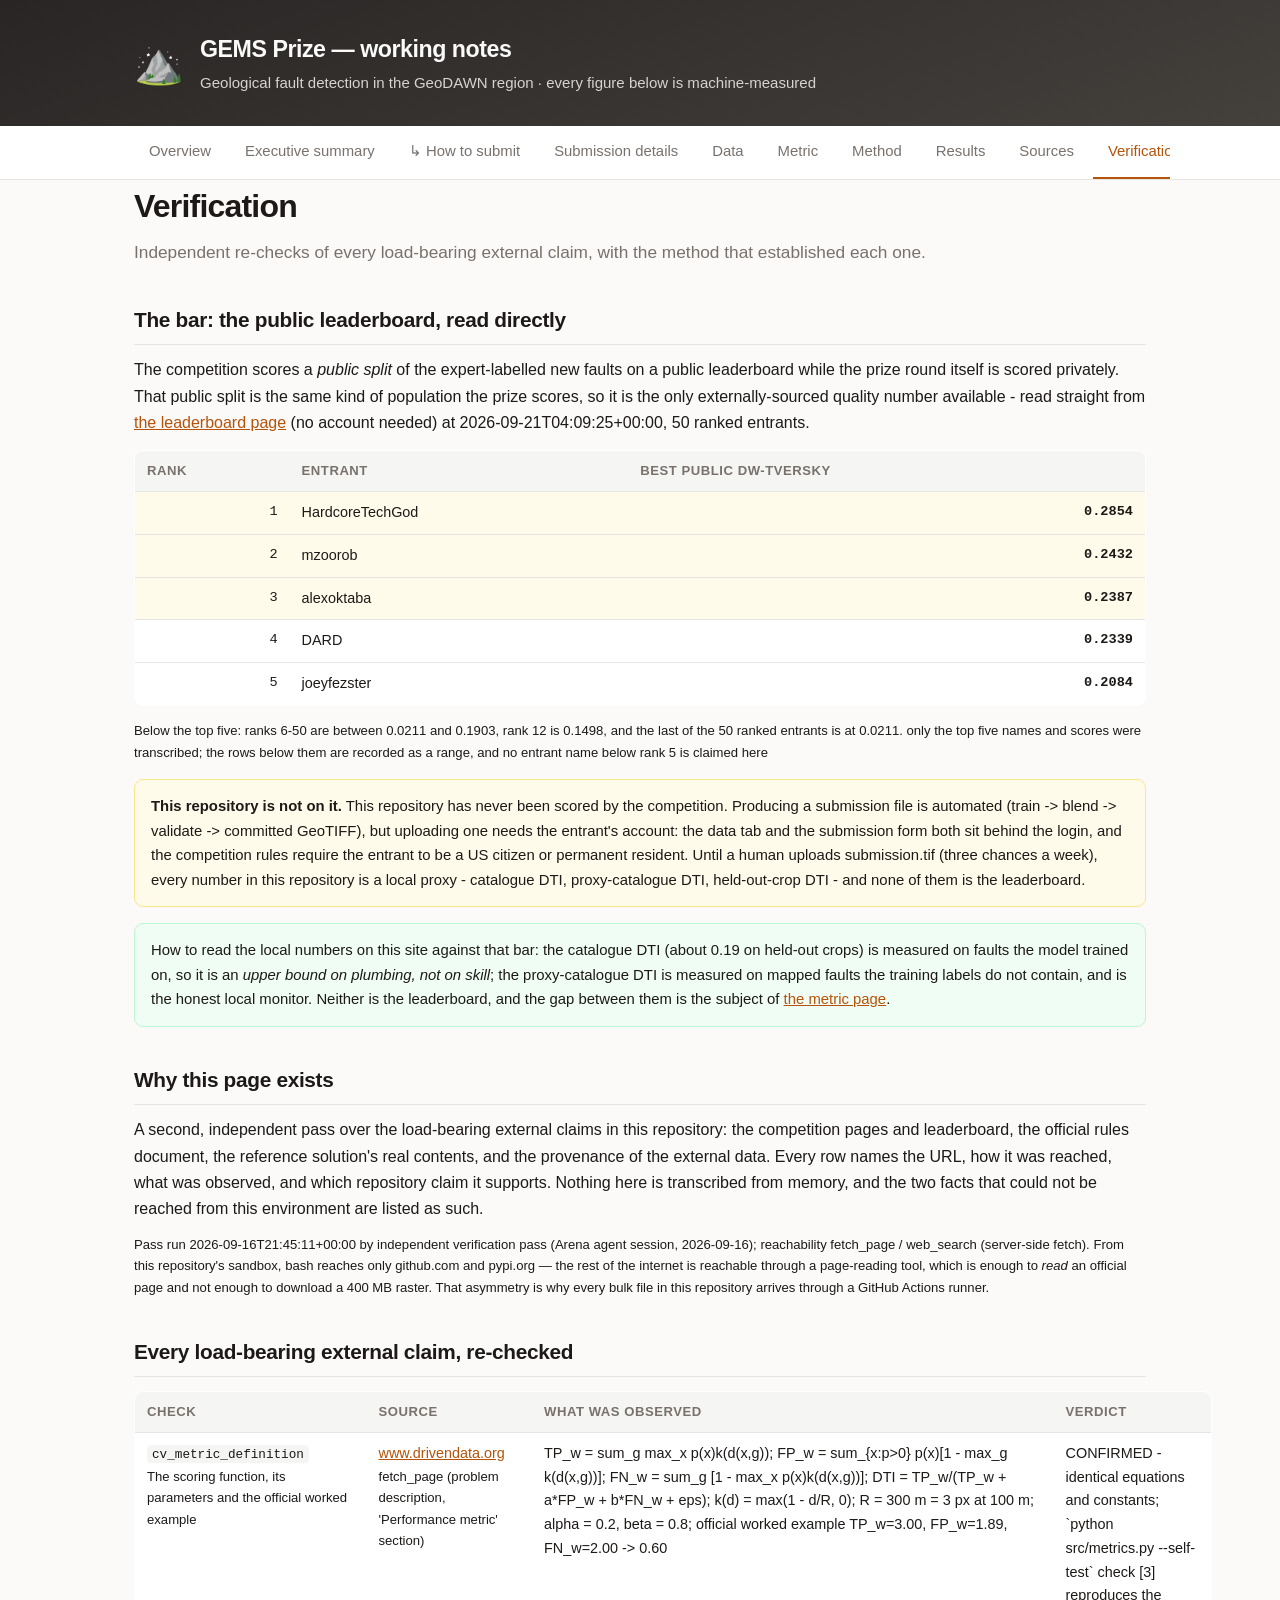
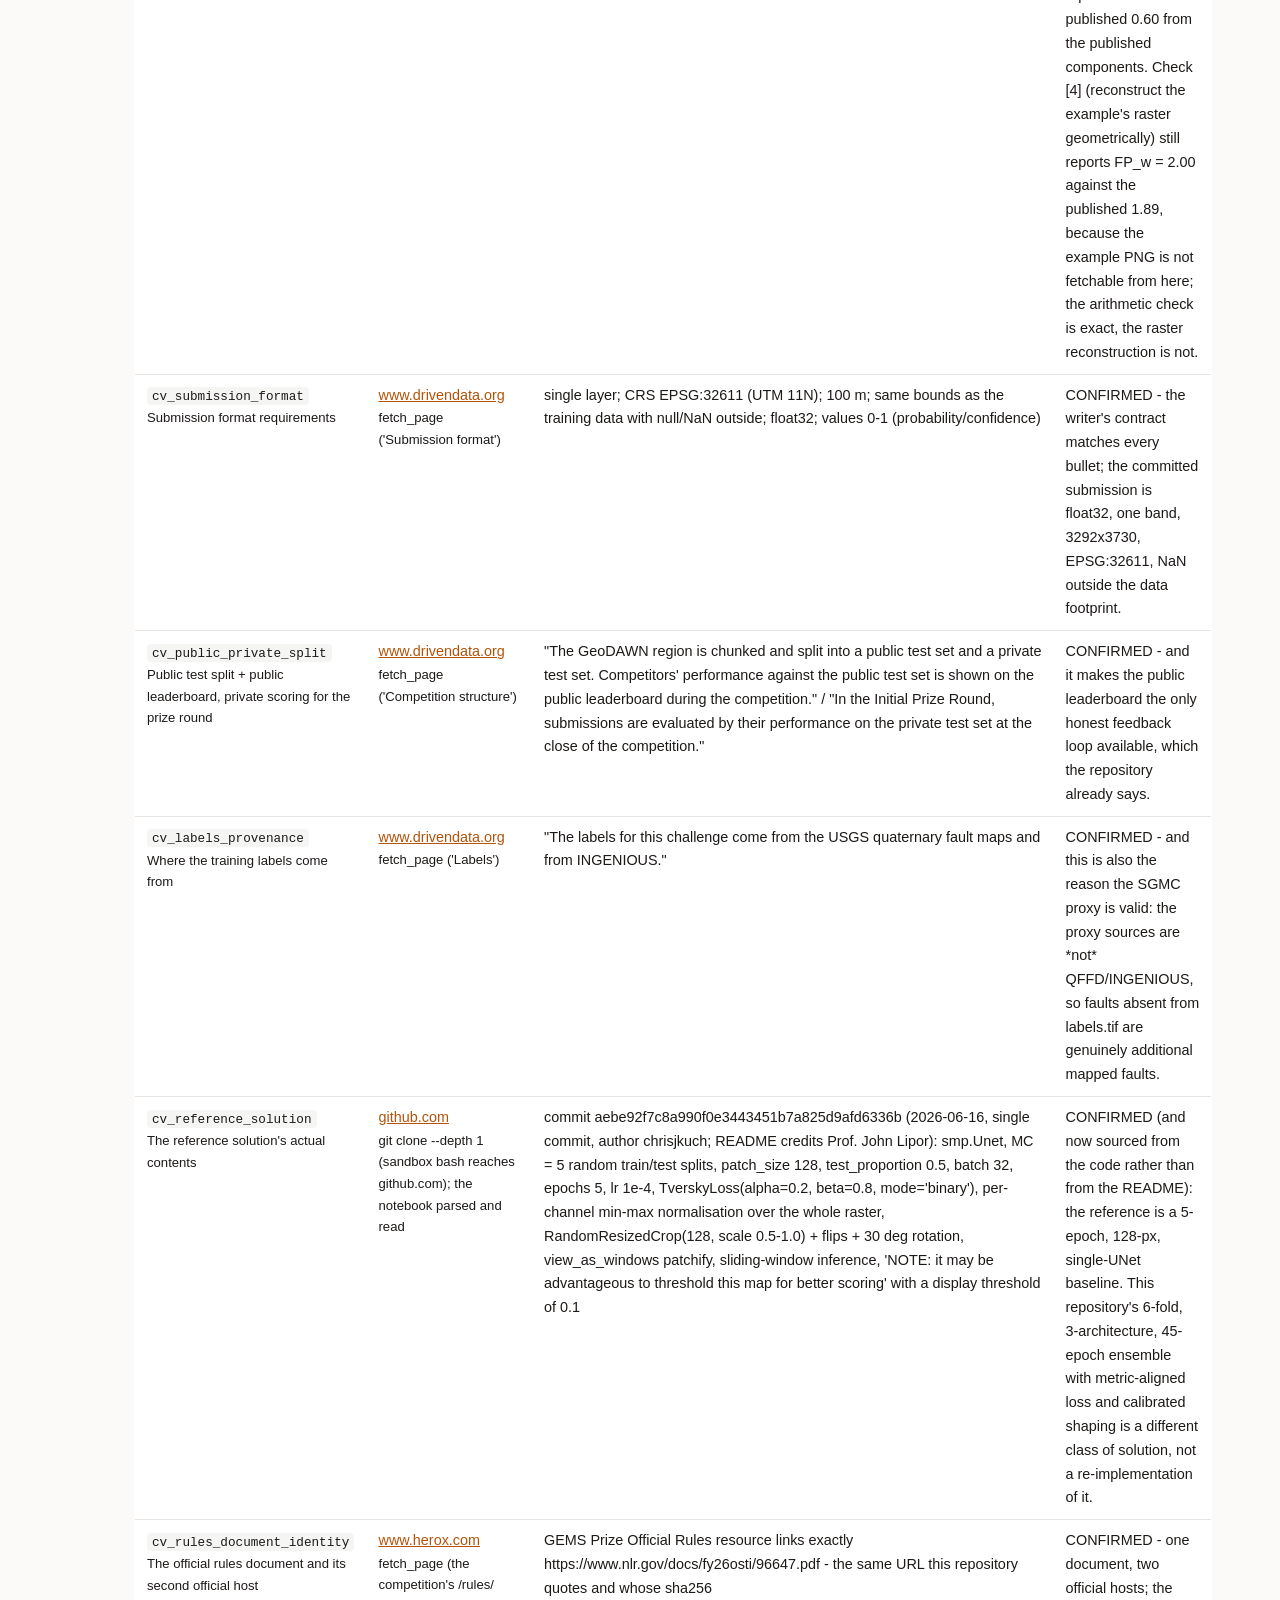
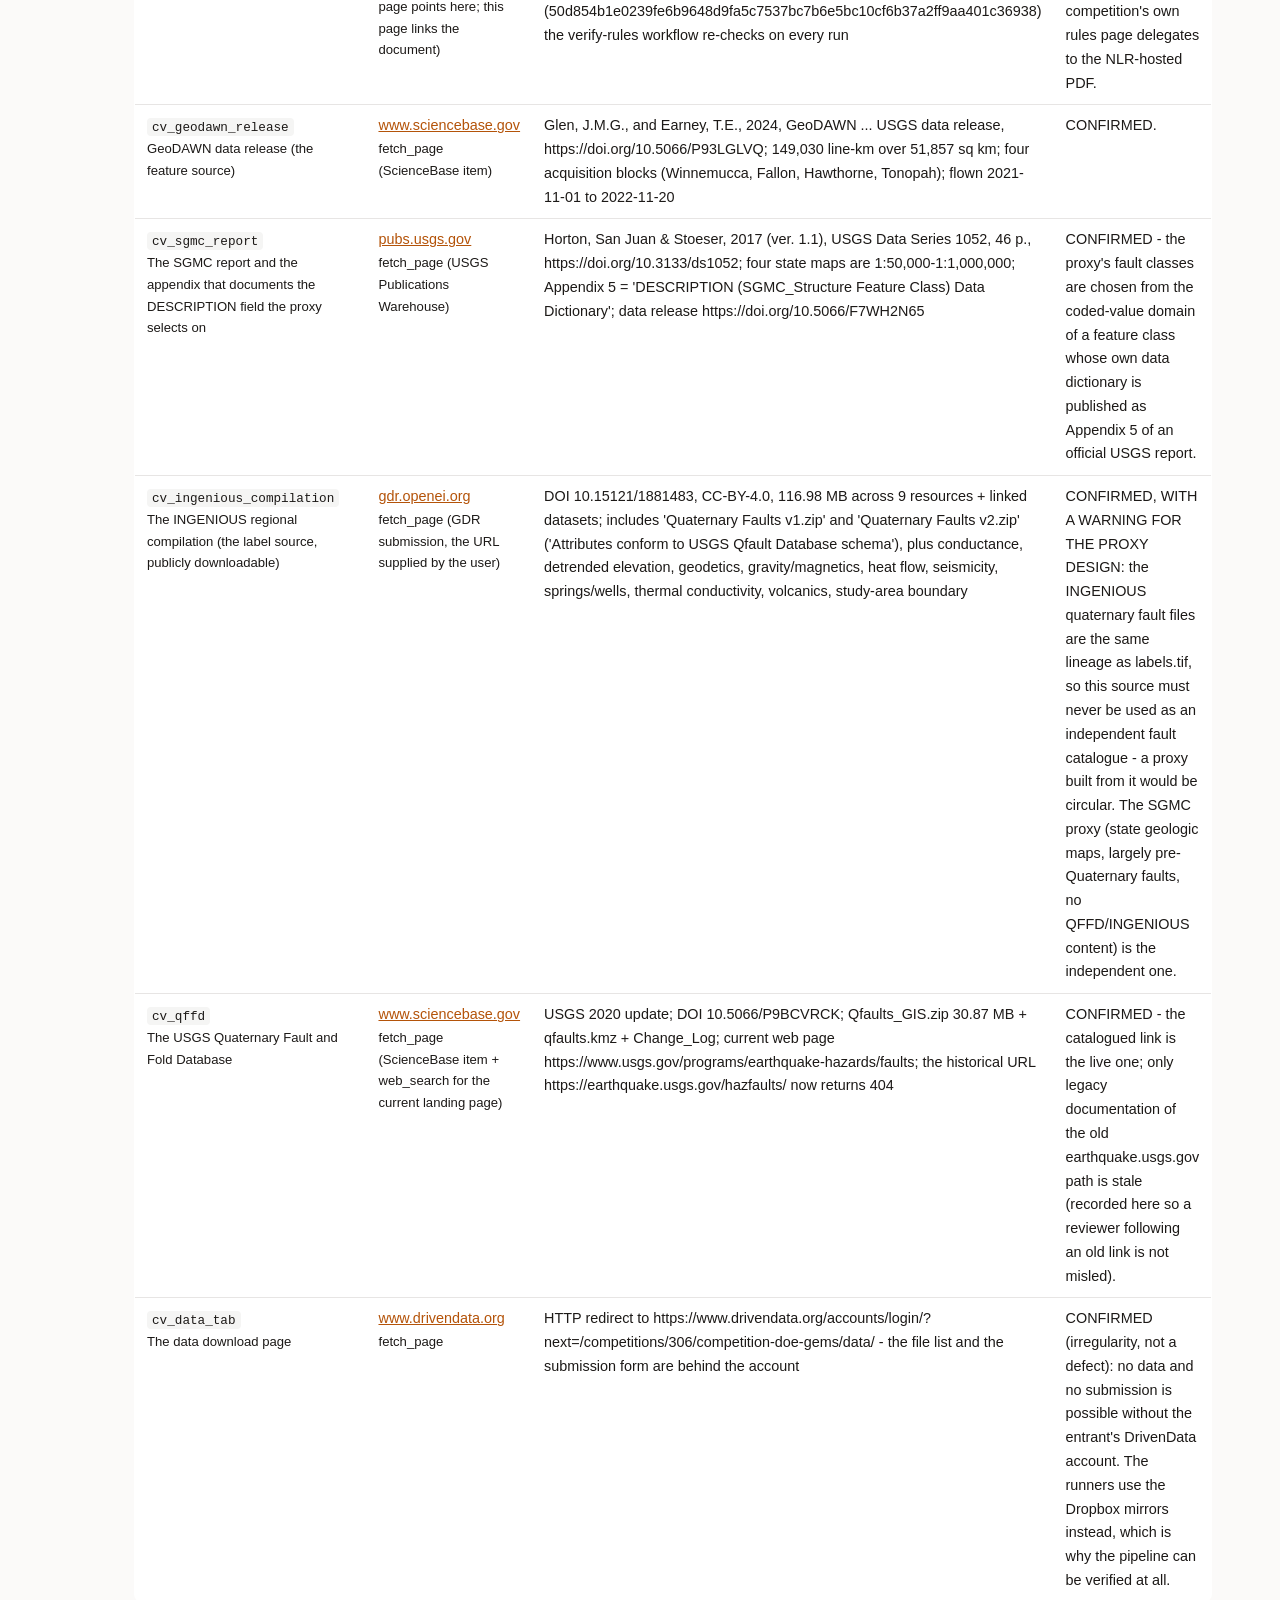
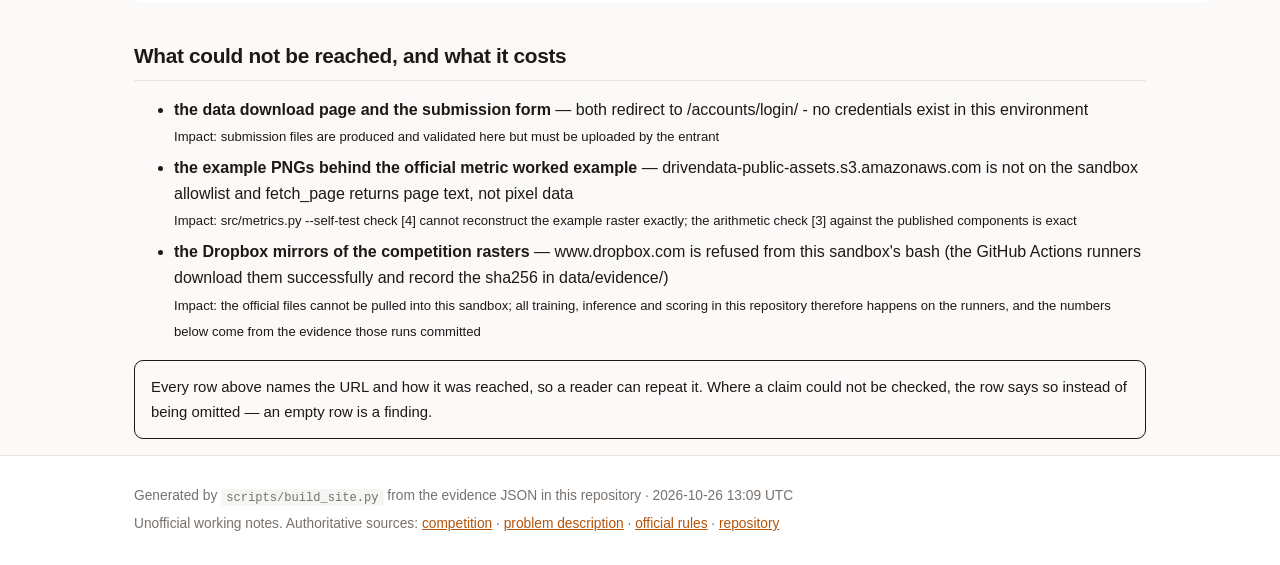
<file: docs/verification.html>
<!DOCTYPE html>
<html lang="en"><head>
<meta charset="utf-8">
<meta name="viewport" content="width=device-width, initial-scale=1">
<title>Verification — GEMS Prize</title>
<meta name="description" content="Auditable, machine-verified working notes for the DOE GEMS Prize fault-detection challenge.">
<link rel="stylesheet" href="style.css">
<link rel="icon" href="data:image/svg+xml,<svg xmlns=%22http://www.w3.org/2000/svg%22 viewBox=%220 0 100 100%22><text y=%22.9em%22 font-size=%2290%22>⛰️</text></svg>">
</head><body>
<header>
  <div class="wrap">
    <div class="brand"><span class="logo">⛰️</span>
      <div><div class="name">GEMS Prize — working notes</div>
      <div class="tag">Geological fault detection in the GeoDAWN region · every figure below is machine-measured</div></div>
    </div>
  </div>
</header>
<nav><div class="wrap"><a href="index.html">Overview</a><a href="executive_summary.html">Executive summary</a><a href="how_to_submit.html">↳ How to submit</a><a href="submission.html">Submission details</a><a href="data.html">Data</a><a href="metric.html">Metric</a><a href="method.html">Method</a><a href="results.html">Results</a><a href="sources.html">Sources</a><a href="verification.html" class="active">Verification</a><a href="review.html">Current review</a><a href="reproduce.html">Reproduce</a></div></nav>
<main class="wrap">
<h1>Verification</h1>
<p class="lede">Independent re-checks of every load-bearing external claim, with the method that established each one.</p>
<h2 id="leaderboard">The bar: the public leaderboard, read directly</h2>
<p>The competition scores a <em>public split</em> of the expert-labelled new faults on a public
leaderboard while the prize round itself is scored privately. That public split is the same kind of
population the prize scores, so it is the only externally-sourced quality number available - read
straight from <a href="https://www.drivendata.org/competitions/306/competition-doe-gems/leaderboard/">the leaderboard page</a> (no account needed) at
2026-09-21T04:09:25+00:00, 50 ranked entrants.</p>
<table><thead><tr><th>rank</th><th>entrant</th><th>best public DW-Tversky</th>
</tr></thead><tbody><tr class="hl"><td class="num">1</td><td>HardcoreTechGod</td><td class="num"><b>0.2854</b></td></tr><tr class="hl"><td class="num">2</td><td>mzoorob</td><td class="num"><b>0.2432</b></td></tr><tr class="hl"><td class="num">3</td><td>alexoktaba</td><td class="num"><b>0.2387</b></td></tr><tr><td class="num">4</td><td>DARD</td><td class="num"><b>0.2339</b></td></tr><tr><td class="num">5</td><td>joeyfezster</td><td class="num"><b>0.2084</b></td></tr></tbody></table>
<p class="muted small">Below the top five: ranks 6-50 are between 0.0211 and 0.1903, rank 12 is 0.1498, and the last of the 50 ranked entrants is at 0.0211. only the top five names and scores were transcribed; the rows below them are recorded as a range, and no entrant name below rank 5 is claimed here</p>
<div class="note warn"><b>This repository is not on it.</b> This repository has never been scored by the competition. Producing a submission file is automated (train -&gt; blend -&gt; validate -&gt; committed GeoTIFF), but uploading one needs the entrant&#x27;s account: the data tab and the submission form both sit behind the login, and the competition rules require the entrant to be a US citizen or permanent resident. Until a human uploads submission.tif (three chances a week), every number in this repository is a local proxy - catalogue DTI, proxy-catalogue DTI, held-out-crop DTI - and none of them is the leaderboard.</div>
<div class="note ok">How to read the local numbers on this site against that bar: the catalogue DTI (about 0.19 on held-out crops) is measured on faults the model trained on, so it is an <em>upper bound on plumbing, not on skill</em>; the proxy-catalogue DTI is measured on mapped faults the training labels do not contain, and is the honest local monitor. Neither is the leaderboard, and the gap between them is the subject of <a href="metric.html#proxy">the metric page</a>.</div>
<h2>Why this page exists</h2>
<p>A second, independent pass over the load-bearing external claims in this repository: the competition pages and leaderboard, the official rules document, the reference solution&#x27;s real contents, and the provenance of the external data.  Every row names the URL, how it was reached, what was observed, and which repository claim it supports.  Nothing here is transcribed from memory, and the two facts that could not be reached from this environment are listed as such.</p>
<p class="muted small">Pass run 2026-09-16T21:45:11+00:00 by independent verification pass (Arena agent session, 2026-09-16); reachability
fetch_page / web_search (server-side fetch). From this repository's sandbox, bash reaches only
github.com and pypi.org — the rest of the internet is reachable through a page-reading tool, which is
enough to <em>read</em> an official page and not enough to download a 400 MB raster. That asymmetry is
why every bulk file in this repository arrives through a GitHub Actions runner.</p>
<h2 id="checks">Every load-bearing external claim, re-checked</h2><table class="wide"><thead><tr><th>check</th><th>source</th><th>what was observed</th><th>verdict</th></tr></thead><tbody><tr><td><code>cv_metric_definition</code><div class="muted small">The scoring function, its parameters and the official worked example</div></td><td><a href="https://www.drivendata.org/competitions/306/competition-doe-gems/page/967/">www.drivendata.org</a><div class="muted small">fetch_page (problem description, &#x27;Performance metric&#x27; section)</div></td><td>TP_w = sum_g max_x p(x)k(d(x,g)); FP_w = sum_{x:p&gt;0} p(x)[1 - max_g k(d(x,g))]; FN_w = sum_g [1 - max_x p(x)k(d(x,g))]; DTI = TP_w/(TP_w + a*FP_w + b*FN_w + eps); k(d) = max(1 - d/R, 0); R = 300 m = 3 px at 100 m; alpha = 0.2, beta = 0.8; official worked example TP_w=3.00, FP_w=1.89, FN_w=2.00 -&gt; 0.60</td><td>CONFIRMED - identical equations and constants; `python src/metrics.py --self-test` check [3] reproduces the published 0.60 from the published components.  Check [4] (reconstruct the example&#x27;s raster geometrically) still reports FP_w = 2.00 against the published 1.89, because the example PNG is not fetchable from here; the arithmetic check is exact, the raster reconstruction is not.</td></tr><tr><td><code>cv_submission_format</code><div class="muted small">Submission format requirements</div></td><td><a href="https://www.drivendata.org/competitions/306/competition-doe-gems/page/967/">www.drivendata.org</a><div class="muted small">fetch_page (&#x27;Submission format&#x27;)</div></td><td>single layer; CRS EPSG:32611 (UTM 11N); 100 m; same bounds as the training data with null/NaN outside; float32; values 0-1 (probability/confidence)</td><td>CONFIRMED - the writer&#x27;s contract matches every bullet; the committed submission is float32, one band, 3292x3730, EPSG:32611, NaN outside the data footprint.</td></tr><tr><td><code>cv_public_private_split</code><div class="muted small">Public test split + public leaderboard, private scoring for the prize round</div></td><td><a href="https://www.drivendata.org/competitions/306/competition-doe-gems/page/967/">www.drivendata.org</a><div class="muted small">fetch_page (&#x27;Competition structure&#x27;)</div></td><td>&quot;The GeoDAWN region is chunked and split into a public test set and a private test set. Competitors&#x27; performance against the public test set is shown on the public leaderboard during the competition.&quot; / &quot;In the Initial Prize Round, submissions are evaluated by their performance on the private test set at the close of the competition.&quot;</td><td>CONFIRMED - and it makes the public leaderboard the only honest feedback loop available, which the repository already says.</td></tr><tr><td><code>cv_labels_provenance</code><div class="muted small">Where the training labels come from</div></td><td><a href="https://www.drivendata.org/competitions/306/competition-doe-gems/page/967/">www.drivendata.org</a><div class="muted small">fetch_page (&#x27;Labels&#x27;)</div></td><td>&quot;The labels for this challenge come from the USGS quaternary fault maps and from INGENIOUS.&quot;</td><td>CONFIRMED - and this is also the reason the SGMC proxy is valid: the proxy sources are *not* QFFD/INGENIOUS, so faults absent from labels.tif are genuinely additional mapped faults.</td></tr><tr><td><code>cv_reference_solution</code><div class="muted small">The reference solution&#x27;s actual contents</div></td><td><a href="https://github.com/drivendataorg/gems-prize-reference-solution">github.com</a><div class="muted small">git clone --depth 1 (sandbox bash reaches github.com); the notebook parsed and read</div></td><td>commit aebe92f7c8a990f0e3443451b7a825d9afd6336b (2026-06-16, single commit, author chrisjkuch; README credits Prof. John Lipor): smp.Unet, MC = 5 random train/test splits, patch_size 128, test_proportion 0.5, batch 32, epochs 5, lr 1e-4, TverskyLoss(alpha=0.2, beta=0.8, mode=&#x27;binary&#x27;), per-channel min-max normalisation over the whole raster, RandomResizedCrop(128, scale 0.5-1.0) + flips + 30 deg rotation, view_as_windows patchify, sliding-window inference, &#x27;NOTE: it may be advantageous to threshold this map for better scoring&#x27; with a display threshold of 0.1</td><td>CONFIRMED (and now sourced from the code rather than from the README): the reference is a 5-epoch, 128-px, single-UNet baseline.  This repository&#x27;s 6-fold, 3-architecture, 45-epoch ensemble with metric-aligned loss and calibrated shaping is a different class of solution, not a re-implementation of it.</td></tr><tr><td><code>cv_rules_document_identity</code><div class="muted small">The official rules document and its second official host</div></td><td><a href="https://www.herox.com/GEMSPrize/resource/2274">www.herox.com</a><div class="muted small">fetch_page (the competition&#x27;s /rules/ page points here; this page links the document)</div></td><td>GEMS Prize Official Rules resource links exactly https://www.nlr.gov/docs/fy26osti/96647.pdf - the same URL this repository quotes and whose sha256 (50d854b1e0239fe6b9648d9fa5c7537bc7b6e5bc10cf6b37a2ff9aa401c36938) the verify-rules workflow re-checks on every run</td><td>CONFIRMED - one document, two official hosts; the competition&#x27;s own rules page delegates to the NLR-hosted PDF.</td></tr><tr><td><code>cv_geodawn_release</code><div class="muted small">GeoDAWN data release (the feature source)</div></td><td><a href="https://www.sciencebase.gov/catalog/item/657e1d85d34e23d3533209f7">www.sciencebase.gov</a><div class="muted small">fetch_page (ScienceBase item)</div></td><td>Glen, J.M.G., and Earney, T.E., 2024, GeoDAWN ... USGS data release, https://doi.org/10.5066/P93LGLVQ; 149,030 line-km over 51,857 sq km; four acquisition blocks (Winnemucca, Fallon, Hawthorne, Tonopah); flown 2021-11-01 to 2022-11-20</td><td>CONFIRMED.</td></tr><tr><td><code>cv_sgmc_report</code><div class="muted small">The SGMC report and the appendix that documents the DESCRIPTION field the proxy selects on</div></td><td><a href="https://pubs.usgs.gov/publication/ds1052">pubs.usgs.gov</a><div class="muted small">fetch_page (USGS Publications Warehouse)</div></td><td>Horton, San Juan &amp; Stoeser, 2017 (ver. 1.1), USGS Data Series 1052, 46 p., https://doi.org/10.3133/ds1052; four state maps are 1:50,000-1:1,000,000; Appendix 5 = &#x27;DESCRIPTION (SGMC_Structure Feature Class) Data Dictionary&#x27;; data release https://doi.org/10.5066/F7WH2N65</td><td>CONFIRMED - the proxy&#x27;s fault classes are chosen from the coded-value domain of a feature class whose own data dictionary is published as Appendix 5 of an official USGS report.</td></tr><tr><td><code>cv_ingenious_compilation</code><div class="muted small">The INGENIOUS regional compilation (the label source, publicly downloadable)</div></td><td><a href="https://gdr.openei.org/submissions/1391">gdr.openei.org</a><div class="muted small">fetch_page (GDR submission, the URL supplied by the user)</div></td><td>DOI 10.15121/1881483, CC-BY-4.0, 116.98 MB across 9 resources + linked datasets; includes &#x27;Quaternary Faults v1.zip&#x27; and &#x27;Quaternary Faults v2.zip&#x27; (&#x27;Attributes conform to USGS Qfault Database schema&#x27;), plus conductance, detrended elevation, geodetics, gravity/magnetics, heat flow, seismicity, springs/wells, thermal conductivity, volcanics, study-area boundary</td><td>CONFIRMED, WITH A WARNING FOR THE PROXY DESIGN: the INGENIOUS quaternary fault files are the same lineage as labels.tif, so this source must never be used as an independent fault catalogue - a proxy built from it would be circular.  The SGMC proxy (state geologic maps, largely pre-Quaternary faults, no QFFD/INGENIOUS content) is the independent one.</td></tr><tr><td><code>cv_qffd</code><div class="muted small">The USGS Quaternary Fault and Fold Database</div></td><td><a href="https://www.sciencebase.gov/catalog/item/589097b1e4b072a7ac0cae23">www.sciencebase.gov</a><div class="muted small">fetch_page (ScienceBase item + web_search for the current landing page)</div></td><td>USGS 2020 update; DOI 10.5066/P9BCVRCK; Qfaults_GIS.zip 30.87 MB + qfaults.kmz + Change_Log; current web page https://www.usgs.gov/programs/earthquake-hazards/faults; the historical URL https://earthquake.usgs.gov/hazfaults/ now returns 404</td><td>CONFIRMED - the catalogued link is the live one; only legacy documentation of the old earthquake.usgs.gov path is stale (recorded here so a reviewer following an old link is not misled).</td></tr><tr><td><code>cv_data_tab</code><div class="muted small">The data download page</div></td><td><a href="https://www.drivendata.org/competitions/306/competition-doe-gems/data/">www.drivendata.org</a><div class="muted small">fetch_page</div></td><td>HTTP redirect to https://www.drivendata.org/accounts/login/?next=/competitions/306/competition-doe-gems/data/ - the file list and the submission form are behind the account</td><td>CONFIRMED (irregularity, not a defect): no data and no submission is possible without the entrant&#x27;s DrivenData account.  The runners use the Dropbox mirrors instead, which is why the pipeline can be verified at all.</td></tr></tbody></table>
<h2>What could not be reached, and what it costs</h2><ul><li><b>the data download page and the submission form</b> — both redirect to /accounts/login/ - no credentials exist in this environment <br><span class="muted small">Impact: submission files are produced and validated here but must be uploaded by the entrant</span></li><li><b>the example PNGs behind the official metric worked example</b> — drivendata-public-assets.s3.amazonaws.com is not on the sandbox allowlist and fetch_page returns page text, not pixel data <br><span class="muted small">Impact: src/metrics.py --self-test check [4] cannot reconstruct the example raster exactly; the arithmetic check [3] against the published components is exact</span></li><li><b>the Dropbox mirrors of the competition rasters</b> — www.dropbox.com is refused from this sandbox&#x27;s bash (the GitHub Actions runners download them successfully and record the sha256 in data/evidence/) <br><span class="muted small">Impact: the official files cannot be pulled into this sandbox; all training, inference and scoring in this repository therefore happens on the runners, and the numbers below come from the evidence those runs committed</span></li></ul>
<div class="note info">Every row above names the URL and how it was reached, so a reader can repeat it. Where a claim could not be checked, the row says so instead of being omitted — an empty row is a finding.</div>
</main>
<footer><div class="wrap">
  <p>Generated by <code>scripts/build_site.py</code> from the evidence JSON in this repository · 2026-10-26 13:09 UTC</p>
  <p>Unofficial working notes. Authoritative sources: <a href="https://www.drivendata.org/competitions/306/competition-doe-gems/">competition</a> ·
     <a href="https://www.drivendata.org/competitions/306/competition-doe-gems/page/967/">problem description</a> · <a href="https://docs.nlr.gov/docs/fy26osti/96647.pdf">official rules</a> ·
     <a href="https://github.com/buffedlizard55-lab/GEMSDOE">repository</a></p>
</div></footer>

</body></html>
</file>
<file: docs/style.css>
:root{
  --bg:#fbfaf9; --fg:#1c1917; --muted:#78716c; --line:#e7e5e4; --card:#fff;
  --accent:#b45309; --accent-dark:#78350f; --ok:#15803d; --warn:#b45309; --bad:#b91c1c;
  --mono:ui-monospace,SFMono-Regular,"SF Mono",Menlo,Consolas,monospace;
}
*{box-sizing:border-box}
html{-webkit-text-size-adjust:100%}
body{margin:0;background:var(--bg);color:var(--fg);
  font:16px/1.65 -apple-system,BlinkMacSystemFont,"Segoe UI",Inter,Roboto,Helvetica,Arial,sans-serif}
.wrap{max-width:1060px;margin:0 auto;padding:0 24px}
header{background:linear-gradient(160deg,#292524,#44403c);color:#fafaf9;padding:30px 0}
.brand{display:flex;align-items:center;gap:16px}
.logo{font-size:40px;line-height:1}
.name{font-size:1.45rem;font-weight:680;letter-spacing:-.02em}
.tag{color:#d6d3d1;font-size:.94rem;margin-top:3px}
nav{background:var(--card);border-bottom:1px solid var(--line);position:sticky;top:0;z-index:10}
nav .wrap{display:flex;gap:4px;overflow-x:auto}
nav a{padding:13px 15px;color:var(--muted);text-decoration:none;font-size:.93rem;font-weight:520;
  border-bottom:2px solid transparent;white-space:nowrap}
nav a:hover{color:var(--fg)}
nav a.active{color:var(--accent);border-bottom-color:var(--accent)}
main{padding:34px 0 60px}
h1{font-size:2rem;letter-spacing:-.025em;margin:0 0 6px;font-weight:700}
.lede{color:var(--muted);font-size:1.08rem;margin:0 0 26px}
h2{font-size:1.3rem;margin:36px 0 12px;letter-spacing:-.015em;padding-bottom:7px;
  border-bottom:1px solid var(--line);font-weight:650}
h3{font-size:1.05rem;margin:26px 0 9px;font-weight:620}
p{margin:11px 0}
a{color:var(--accent)}
a:hover{color:var(--accent-dark)}
code{font-family:var(--mono);font-size:.88em;background:#f5f5f4;padding:1.5px 5px;border-radius:4px}
pre{background:#292524;color:#e7e5e4;padding:16px 18px;border-radius:9px;overflow-x:auto;
  font-family:var(--mono);font-size:.86rem;line-height:1.6}
pre code{background:none;padding:0;color:inherit;font-size:1em}
pre.math{background:#f5f5f4;color:#1c1917;border-left:3px solid var(--accent)}
pre.math.big{font-size:1.02rem;font-weight:600;text-align:center}
table{width:100%;border-collapse:collapse;margin:14px 0;font-size:.9rem;
  background:var(--card);border:1px solid var(--line);border-radius:9px;overflow:hidden}
th,td{padding:9px 12px;text-align:left;border-bottom:1px solid var(--line);vertical-align:top}
thead th{background:#f5f5f4;font-weight:620;font-size:.82rem;text-transform:uppercase;
  letter-spacing:.04em;color:var(--muted)}
tbody tr:last-child td{border-bottom:none}
tbody tr:hover{background:#fafaf9}
table.kv th{width:190px;color:var(--muted);font-weight:560;background:#fafaf9}
td.num{text-align:right;font-variant-numeric:tabular-nums;font-family:var(--mono);font-size:.85rem}
tr.hl{background:#fffbeb}
tr.hl:hover{background:#fef3c7}
.mono{font-family:var(--mono)}
.small{font-size:.82rem}
table.bands td:nth-child(4){font-size:.85rem;color:#44403c}
.note{padding:14px 16px;border-radius:9px;margin:16px 0;font-size:.93rem;border:1px solid}
.note.ok{background:#f0fdf4;border-color:#bbf7d0}
.note.warn{background:#fffbeb;border-color:#fde68a}
.note.bad{background:#fef2f2;border-color:#fecaca}
.stats{display:grid;grid-template-columns:repeat(auto-fit,minmax(205px,1fr));gap:13px;margin:22px 0}
.stat{background:var(--card);border:1px solid var(--line);border-radius:11px;padding:15px 17px}
.stat .k{font-size:.76rem;text-transform:uppercase;letter-spacing:.05em;color:var(--muted);
  font-weight:620}
.stat .v{font-size:1.16rem;margin:5px 0 2px}
.stat .s{font-size:.82rem;color:var(--muted)}
.pill{display:inline-block;padding:2px 9px;border-radius:999px;font-size:.76rem;font-weight:620;
  margin:2px 3px 2px 0}
.pill.ok{background:#dcfce7;color:#14532d}
.pill.bad{background:#fee2e2;color:#7f1d1d}
.pill.info{background:#e0f2fe;color:#075985}
.pill.warn{background:#fef3c7;color:#78350f}
ol.findings li{margin:9px 0}
ul li,ol li{margin:5px 0}
table.cmp td:nth-child(4){color:#44403c;font-size:.87rem}
/* the in-browser .tif generator panel on docs/how_to_submit.html */
#tif-generator{background:var(--card);border:1px solid var(--line);border-radius:12px;
  padding:18px 20px;margin:20px 0;box-shadow:0 1px 2px rgba(0,0,0,.03)}
/* the submission-builder hero: the first block on index.html and executive_summary.html,
   so the file-to-submit is the most obvious thing on the site (session 24 ask) */
.build-hero{border:2px solid var(--accent);border-radius:14px;padding:14px 24px 6px;margin:4px 0 30px;
  background:linear-gradient(180deg,#fffbeb,#fff 260px)}
.build-hero h2{margin:8px 0 6px;font-size:1.35rem}
.build-hero #tif-generator{margin-top:14px}
.gen-head h3{margin:0 0 4px;font-size:1.12rem}
.gen-sub{color:var(--muted);font-size:.92rem;margin:0 0 14px}
.gen-facts{display:grid;grid-template-columns:repeat(auto-fit,minmax(320px,1fr));gap:2px 18px;
  background:#fafaf9;border:1px solid var(--line);border-radius:9px;padding:10px 14px;margin-bottom:14px}
.gen-kv{display:flex;gap:10px;justify-content:space-between;align-items:baseline;padding:3px 0;
  border-bottom:1px dashed var(--line);font-size:.86rem}
.gen-kv:last-child{border-bottom:none}
.gen-k{color:var(--muted);font-weight:560;white-space:nowrap}
.gen-v{text-align:right;word-break:break-all}
.gen-actions{display:flex;gap:10px;flex-wrap:wrap;margin:6px 0 2px}
.gen-btn{font:inherit;font-size:.92rem;font-weight:600;padding:9px 15px;border-radius:9px;
  border:1px solid var(--line);background:#fff;color:var(--fg);cursor:pointer}
.gen-btn:hover{border-color:var(--accent);color:var(--accent-dark)}
.gen-btn.primary{background:var(--accent);border-color:var(--accent);color:#fff;text-decoration:none}
.gen-btn.primary:hover{background:var(--accent-dark);color:#fff}
.gen-btn:disabled{opacity:.55;cursor:progress}
.gen-status{font-size:.92rem;margin:10px 0 4px;padding:8px 12px;border-radius:8px;background:#f5f5f4}
.gen-status.ok{background:#f0fdf4;color:#14532d}
.gen-status.bad{background:#fef2f2;color:#7f1d1d}
.gen-status.run{background:#eff6ff;color:#1e3a8a}
ul.gen-stages{list-style:none;padding:0;margin:8px 0;font-size:.86rem}
ul.gen-stages li{padding:3px 0;border-bottom:1px dashed var(--line);display:flex;gap:9px}
ul.gen-stages li:last-child{border-bottom:none}
.stage-name{font-weight:560;min-width:250px}
.stage-detail{color:var(--muted);font-family:var(--mono);font-size:.82rem;word-break:break-all}
.stage.ok .stage-name::before{content:"¹3  ";color:var(--ok)}
.stage.bad .stage-name::before{content:"¹7  ";color:var(--bad)}
.stage.run .stage-name::before{content:"CC  ";color:var(--muted)}
table.gen-checks{font-size:.84rem;margin:12px 0}
table.gen-checks th{padding:6px 10px}
table.gen-checks td{padding:5px 10px}
.gen-download{display:flex;gap:14px;align-items:center;flex-wrap:wrap;margin:10px 0 4px}
.gen-hash{color:var(--muted);font-size:.78rem;line-height:1.55;flex:1;min-width:280px}
footer{border-top:1px solid var(--line);background:var(--card);padding:24px 0;
  color:var(--muted);font-size:.86rem}
footer p{margin:5px 0}
@media(max-width:640px){
  .wrap{padding:0 16px} h1{font-size:1.6rem}
  table{font-size:.83rem;display:block;overflow-x:auto}
  table.kv th{width:auto}
}
</file>
